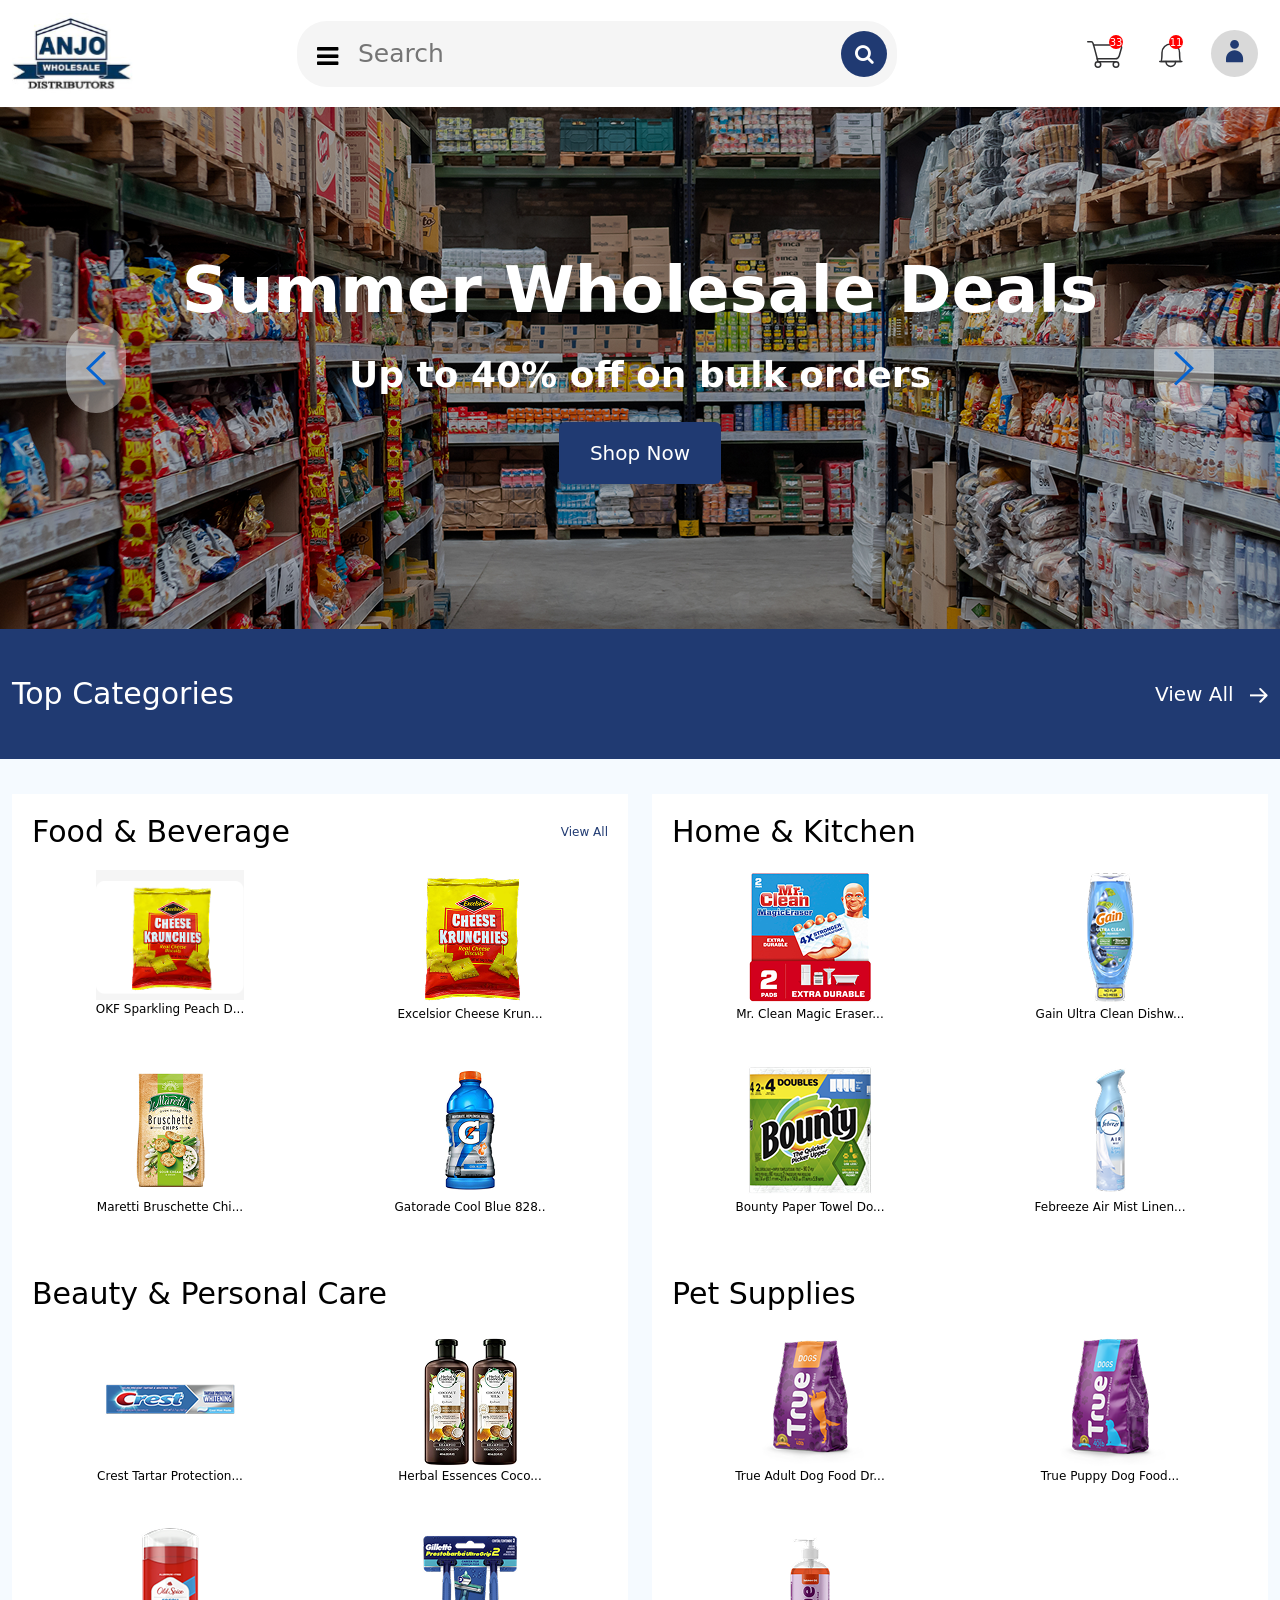
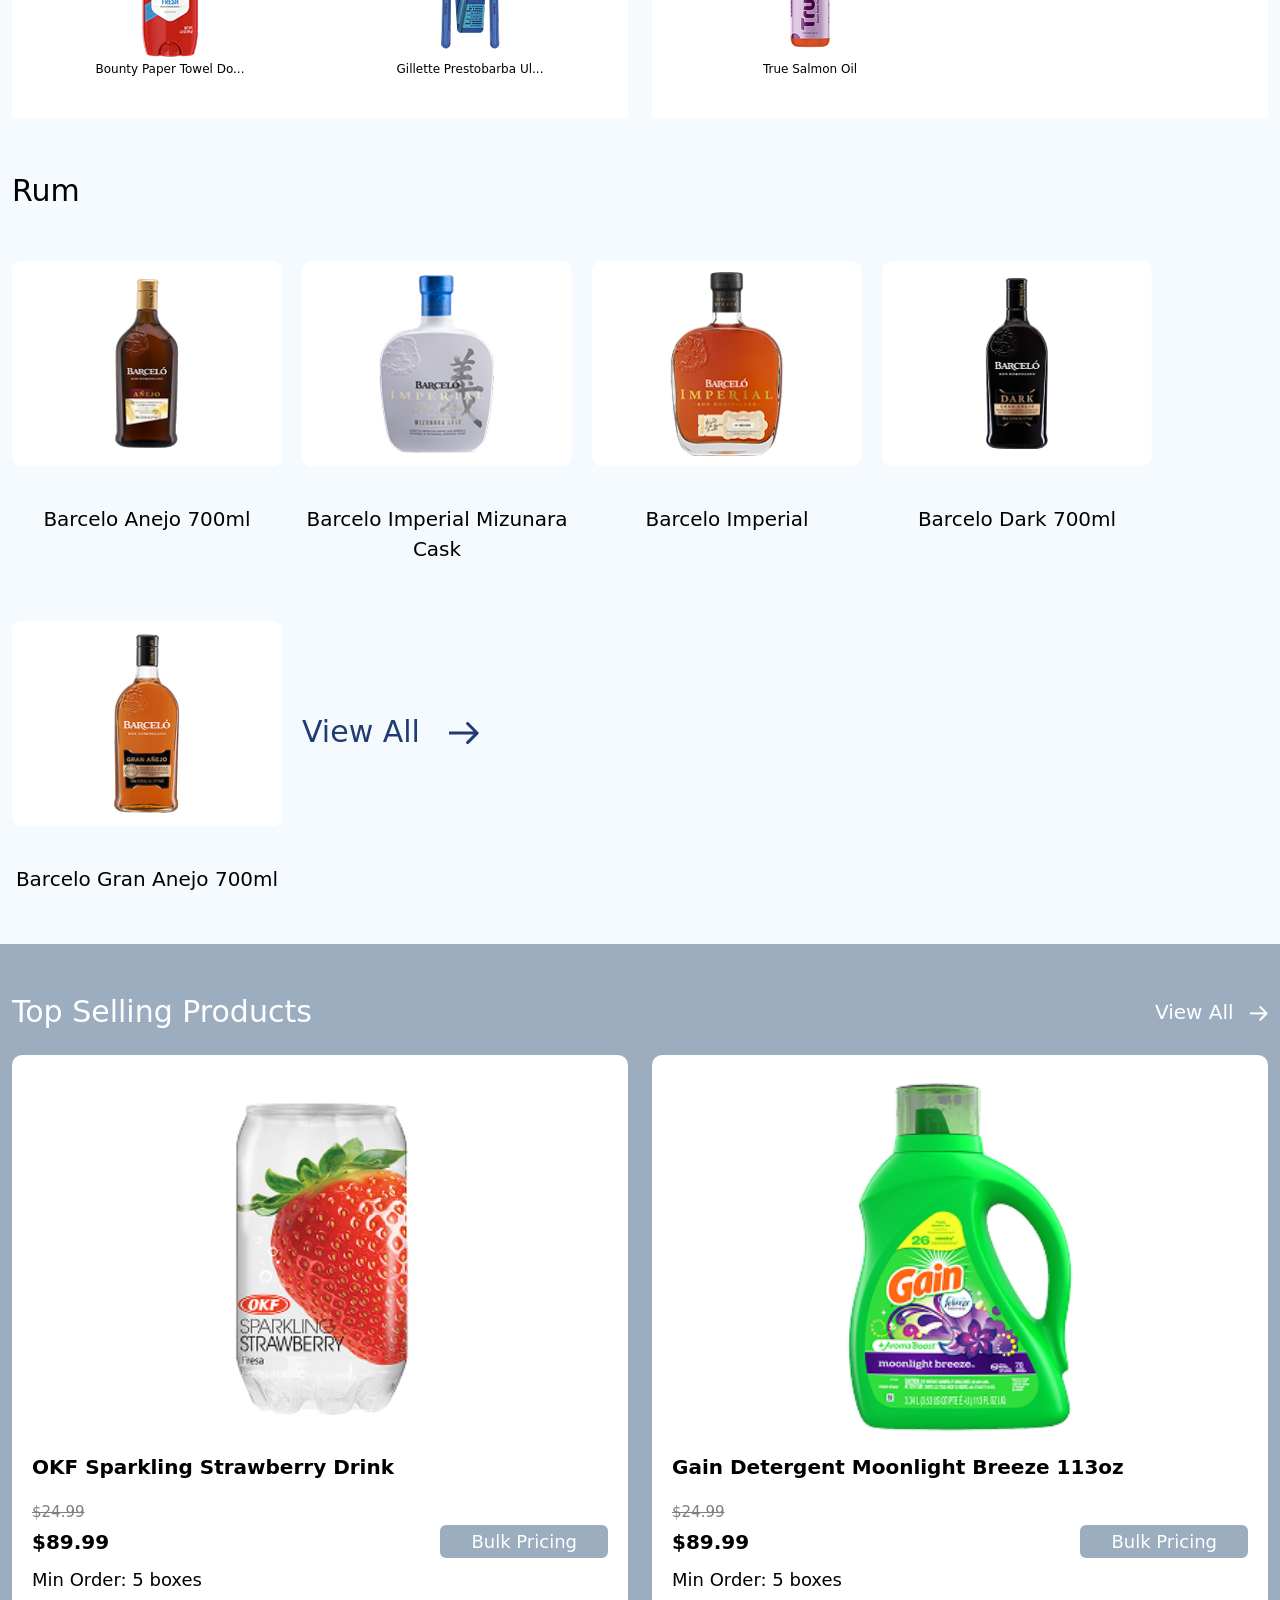
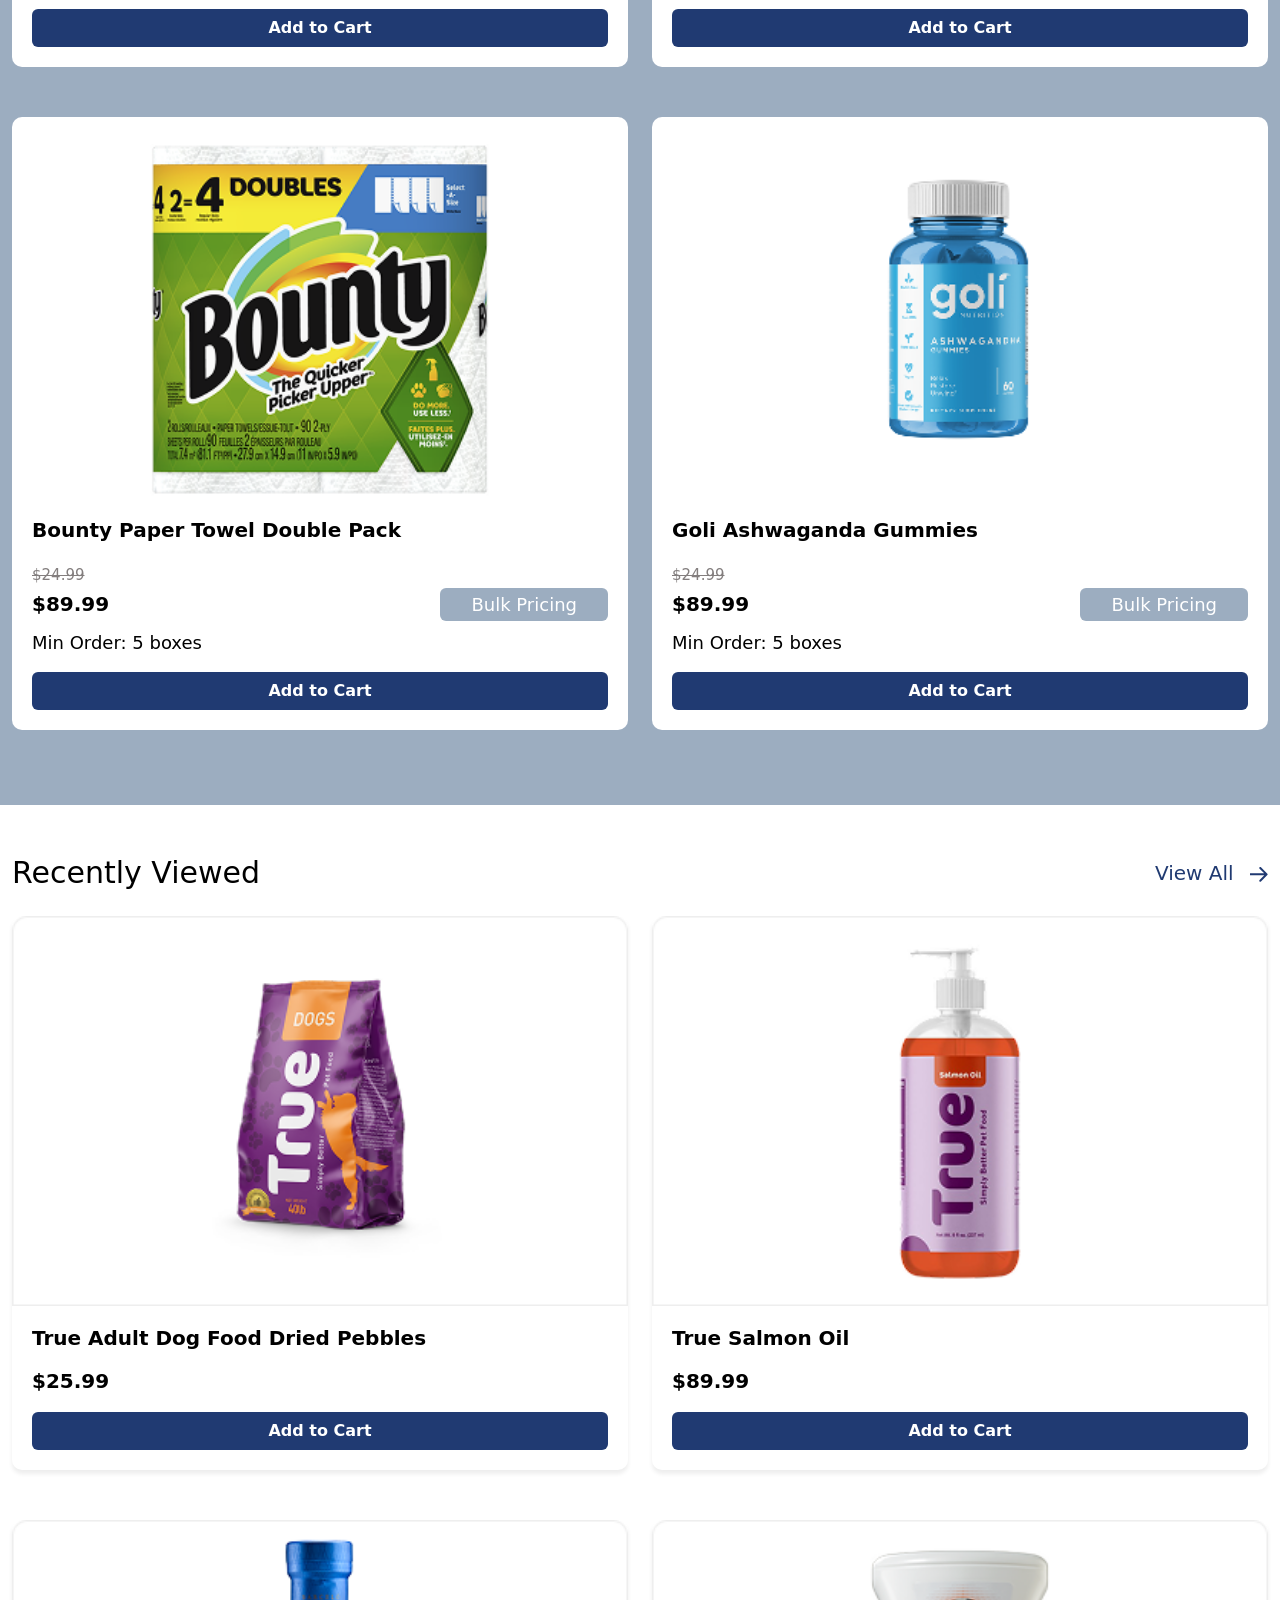
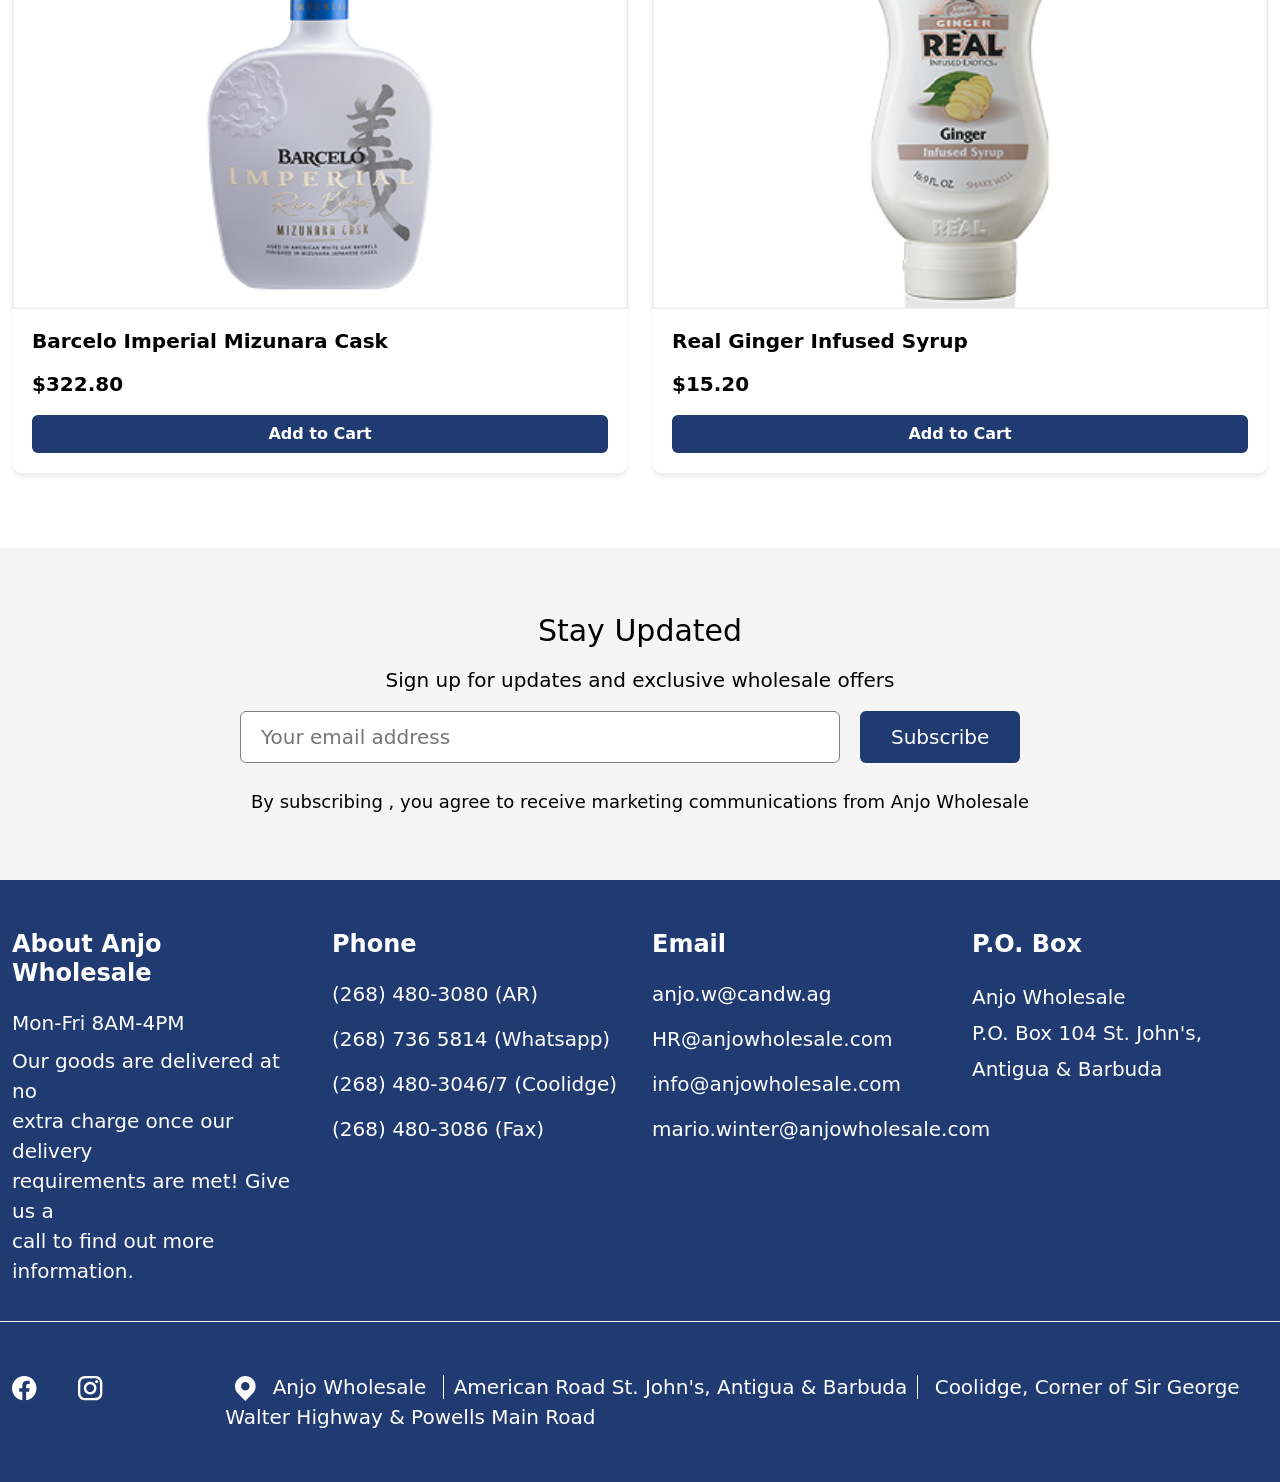
<file: public/front-theme/index.html>
<!DOCTYPE html>
<html lang="en">

<head>
    <meta charset="UTF-8">
    <meta name="viewport" content="width=device-width, initial-scale=1.0">
    <title>Anjo-Home</title>
    <link rel="stylesheet" href="css/boostrap-min.css">
    <link rel="stylesheet" href="https://cdn.jsdelivr.net/npm/bootstrap-icons@1.10.3/font/bootstrap-icons.css">
    <link rel="stylesheet" href="css/style.css">
    <link rel="stylesheet" href="https://cdnjs.cloudflare.com/ajax/libs/animate.css/4.1.1/animate.min.css">
    <link rel="stylesheet" href="https://cdnjs.cloudflare.com/ajax/libs/OwlCarousel2/2.1.6/assets/owl.carousel.min.css">
    <link rel="stylesheet" href="css/font-awesome.min.css">
    <link rel="stylesheet" href="css/responsive.css">
    <link rel="stylesheet" href="fonts/">
</head>

<body>
    <!-- header content Start-------------------------------------------->
    <header>
        <nav class="navbar navbar-expand-lg px-0 py-2">
            <div class="container">
                <!-- Logo -->
                <a class="navbar-brand" href="#">
                    <img src="images/aw-log.svg" class="h-8" alt="...">
                </a>
                <!-- Navbar toggle -->
                <button class="navbar-toggler" type="button" data-bs-toggle="collapse" data-bs-target="#navbarCollapse" aria-controls="navbarCollapse" aria-expanded="false" aria-label="Toggle navigation">
                    <span class="navbar-toggler-icon"></span>
                </button>
                <!-- Collapse -->
                <div class="collapse navbar-collapse" id="navbarCollapse">
                    <!-- Nav -->
                    <div class="navbar-nav mx-lg-auto head-middle">
                        <form action="" class="w-100">
                            <div class="header__srh-box">
                                <div class="srh-left">
                                    <i class="fa fa-bars" aria-hidden="true"></i>
                                    <input type="text" placeholder="Search">
                                </div>
                                <div class="srh-rgt">
                                    <i class="fa fa-search" aria-hidden="true"></i>
                                </div>
                            </div>
                       </form>
                    </div>
                    <!-- Right navigation -->
                    <div class="navbar-nav ms-lg-4">
                        <div class="navbar-nav mx-lg-auto">
                            <a class="nav-item nav-link cart" href="#">
                                <img src="images/cart.svg" alt="">
                                <span>33</span>
                            </a>
                            <a class="nav-item nav-link cart notification-clk" href="#">
                                <img src="images/notification.svg" alt="">
                                <span>11</span>
                            </a>
                            <a class="nav-item nav-link user-admn" href="">
                                <span>
                                    <img src="images/user-admin.svg" alt="">
                                </span>
                            </a>
                        </div>
                    </div>
                </div>
            </div>
        </nav>
        <div class="menu-account">
            <div class="container">
                <h3 class="h-24">Your Account</h3>
                <div class="act-switch">
                    <p>Switch Accounts</p>
                    <p>Sign Out</p>
                </div>
                <ul>
                    <li>
                        <a href="" class="btn">
                            <img src="images/menuicon-1.svg" alt="">
                            <span>Dashboard</span>
                        </a>
                    </li>
                    <li>
                        <a href="" class="btn">
                            <img src="images/menuicon-2.svg" alt="">
                            <span>Order History</span>
                        </a>
                    </li>
                    <li>
                        <a href="" class="btn">
                            <img src="images/menuicon-3.svg" alt="">
                            <span>Wishlist</span>
                        </a>
                    </li>
                    <li>
                        <a href="" class="btn">
                            <img src="images/menuicon-4.svg" alt="">
                            <span>Addresses</span>
                        </a>
                    </li>
                    <li>
                        <a href="" class="btn">
                            <img src="images/menuicon-5.svg" alt="">
                            <span>Profile Settings</span>
                        </a>
                    </li>
                    <li>
                        <a href="" class="btn">
                            <img src="images/menuicon-6.svg" alt="">
                            <span>Invoices</span>
                        </a>
                    </li>
                    <li>
                        <a href="" class="btn">
                            <img src="images/menuicon-7.svg" alt="">
                            <span>Payment Methods</span>
                        </a>
                    </li>
                    <li>
                        <a href="" class="btn">
                            <img src="images/menuicon-8.svg" alt="">
                            <span>Notifications</span>
                        </a>
                    </li>
                    <li>
                        <a href="" class="btn">
                            <img src="images/menuicon-9.svg" alt="">
                            <span>Logout</span>
                        </a>
                    </li>
                </ul>
            </div>
        </div>
        <div class="notification">
            <div class="notification-block">
                <h3 class="h-24">Notifications</h3>

                <ul class="nav nav-tabs" id="myTab" role="tablist">
                <li class="nav-item" role="presentation">
                    <button class="nav-link active" id="all-tab" data-bs-toggle="tab" data-bs-target="#all" type="button" role="tab">
                    All
                    </button>
                </li>
                <li class="nav-item" role="presentation">
                    <button class="nav-link" id="unread-tab" data-bs-toggle="tab" data-bs-target="#unread" type="button" role="tab">
                    Unread
                    </button>
                </li>
                </ul>

                <div class="tab-content" id="myTabContent">
                <!-- All Tab -->
                    <div class="tab-pane fade show active" id="all" role="tabpanel">
                        <ul class="notification-list">
                        <li class="notification-item">
                            <img src="images/nitficatio9m.svg" alt="">
                            <div>
                                <div class="notification-text">Your order has been processed.</div>
                                <div class="notification-time">5m</div>
                            </div>
                            <span class="notification-dot"></span>
                        </li>
                        <li class="notification-item">
                            <img src="images/nitficatio9m.svg" alt="">
                            <div>
                            <div class="notification-text">Your order shipped.</div>
                            <div class="notification-time">6d</div>
                            </div>
                        </li>
                        <li class="notification-item">
                            <img src="images/nitficatio9m.svg" alt="">
                            <div>
                            <div class="notification-text">Check out our Summer Sale</div>
                            <div class="notification-time">12d</div>
                            </div>
                        </li>
                        <li class="notification-item">
                            <img src="images/nitficatio9m.svg" alt="">
                            <div>
                                <div class="notification-text">20% off all OKF products!</div>
                                <div class="notification-time">5m</div>
                            </div>
                        </li>
                        </ul>
                    </div>

                    <!-- Unread Tab -->
                    <div class="tab-pane fade" id="unread" role="tabpanel">
                        <ul class="notification-list">
                        <li class="notification-item">
                            <img src="images/nitficatio9m.svg" alt="">
                            <div>
                                <div class="notification-text">Your order has been processed.</div>
                                <div class="notification-time">5m</div>
                            </div>
                            <span class="notification-dot"></span>
                        </li>
                        </ul>
                    </div>
                </div>
            </div>
        </div>
    </header>
    <div class="cart-panel" id="cartPanel">
        <div class="cart-content">
            <div class="cart-item">
                <h3>Subtotal</h3>
                <p class="inr-red">INR 116.45</p>
                <a href="" class="btn cart-btn d-block">Go to Cart</a>
            </div>
            <div class="border-cart">
                <div class="cart-product">
                    <img src="images/food-img4.png" alt="">
                    <p class="inr-blck">INR 116.45</p>
                </div>
                <div class="col-auto">
                    <div class="input-group quantity-group">
                    <button class="btn btn-outline-secondary btn-minus" type="button">−</button>
                    <input type="text" class="form-control text-center quantity-value" value="1" id="quantity" readonly="">
                    <button class="btn btn-outline-secondary btn-plus" type="button">+</button>
                    </div>
                </div>
            </div>
        </div>
    </div>
<!-- header content End-------------------------------------------->
   
<!-- hero Section Start -->
<section class="hero">
    <div class="hero-block">
        <div class="hero-box">
        <!-- change "carousel slide" to "carousel slide carousel-fade" -->
        <div id="carouselExampleControls" class="carousel slide carousel-fade" data-bs-ride="carousel">
            <div class="carousel-indicators">
                <button type="button" data-bs-target="#carouselExampleControls" data-bs-slide-to="0" class="active" aria-current="true" aria-label="Slide 1"></button>
                <button type="button" data-bs-target="#carouselExampleControls" data-bs-slide-to="1" aria-label="Slide 2"></button>
                <button type="button" data-bs-target="#carouselExampleControls" data-bs-slide-to="2" aria-label="Slide 3"></button>
            </div>
            <div class="carousel-inner">
                <div class="carousel-item active">
                    <div class="hero-caro firt-hr">
                        <img src="images/hero-img1.png" class="d-block w-100" alt="...">
                        <div class="hero-content">
                            <h2>Summer Wholesale Deals</h2>
                            <p>Up to 40% off on bulk orders</p>
                            <a href="" class="btn hero-btn">Shop Now</a>
                        </div>
                    </div>
                </div>

                <div class="carousel-item">
                    <div class="hero-caro">
                        <img src="images/hero-img2.png" class="d-block w-100" alt="...">
                        <div class="hero-car-2">
                            <div class="hero-content">
                            <div class="container">
                                <h2 class="care2">
                                <span class="spn-blue">Light, breathable,</span> <br>
                                <span class="spn-pink">better than ever!</span>
                                </h2>
                            </div>
                            </div>
                        </div>
                    </div>
                </div>

                <div class="carousel-item">
                    <div class="hero-caro">
                    <img src="images/hero-img3.png" class="d-block w-100" alt="...">
                        <div class="hero-car-3">
                            <div class="hero-content">
                            <div class="container">
                                <div class="row">
                                <div class="col-lg-5"></div>
                                <div class="col-xxl-7 col-xl-12 col-lg-12 col-md-12 ">
                                    <div class="box-care">
                                    <img src="images/hero-3logo.png" alt="">
                                    <h2>Intense, deep notes and <br>a unique character.</h2>
                                    <p><a href="">BACK IN STOCK!</a></p>
                                    </div>
                                </div>
                                </div>
                            </div>
                            </div>
                        </div>
                    </div>
                </div>
            </div>

            <!-- Controls -->
            <button class="carousel-control-prev" type="button" data-bs-target="#carouselExampleControls" data-bs-slide="prev">
            <span class="arrow-bg">
                <img src="images/arro-right.svg" alt="">
            </span>
            </button>
            <button class="carousel-control-next" type="button" data-bs-target="#carouselExampleControls" data-bs-slide="next">
            <span class="arrow-bg">
                <img src="images/arrow-left.svg" alt="">
            </span>
            </button>
        </div>
        </div>
        <div class="hero-bottom">
            <div class="container">
                <div class="hero-bttom-bx">
                    <div class="her-bx-left">
                        <h3>Top Categories</h3>
                    </div>
                    <div class="her-bx-right">
                        <a href="">
                            View All
                            <img src="images/right-arrow-view.png" alt="">
                        </a>
                    </div>
                </div>
            </div>
        </div>
    </div>
</section>
<!-- hero Section End -->
    
   
<!-- Food Content Start -->
<section class="food">
    <div class="food-block">
        <div class="food-bevrage">
            <div class="container">
                <div class="row">
                    <div class="col-lg-12 col-xl-6 col-xxl-3 col-md-12 col-sm-12">
                        <div class="food-box">
                            <h3 class="h-30">
                                <span>Food & Beverage</span>
                                <a href="">View All</a>
                            </h3>
                            <div class="row">
                                <div class="col-lg-6 col-xl-6 col-md-6 col-sm-6">
                                    <div class="f-inbx">
                                        <!-- <img src="images/food-img1.png" alt=""> -->
                                         <div class="hover-slider">
                                            <div class="products-grid" id="productsGrid">
                                               
                                            </div>
                                            <p class="slow-mn">OKF Sparkling Peach D...</p>
                                         </div>
                                        
                                    </div>
                                </div>
                                <div class="col-lg-6 col-xl-6 col-md-6 col-sm-6 ">
                                    <div class="f-inbx">
                                        <img src="images/food-img2.png" alt="">
                                        <p>Excelsior Cheese Krun...</p>
                                    </div>
                                </div>
                                <div class="col-lg-6 col-xl-6 col-md-6 col-sm-6 ">
                                    <div class="f-inbx">
                                        <img src="images/food-img3.png" alt="">
                                        <p>Maretti Bruschette Chi...</p>
                                    </div>
                                </div>
                                <div class="col-lg-6 col-xl-6 col-md-6 col-sm-6 ">
                                    <div class="f-inbx">
                                        <img src="images/food-img4.png" alt="">
                                        <p>Gatorade Cool Blue 828..</p>
                                    </div>
                                </div>
                            </div>
                        </div>
                    </div>
                    <div class="col-lg-12 col-xl-6 col-xxl-3 col-md-12 col-sm-12">
                        <div class="food-box">
                            <h3 class="h-30">Home & Kitchen</h3>
                            <div class="row">
                                <div class="col-lg-6 col-xl-6 col-md-6 col-sm-6 ">
                                    <div class="f-inbx">
                                        <img src="images/home-f1.png" alt="">
                                        <p>Mr. Clean Magic Eraser...</p>
                                    </div>
                                </div>
                                <div class="col-lg-6 col-xl-6 col-md-6 col-sm-6 ">
                                    <div class="f-inbx">
                                        <img src="images/home-f2.png" alt="">
                                        <p>Gain Ultra Clean Dishw...</p>
                                    </div>
                                </div>
                                <div class="col-lg-6 col-xl-6 col-md-6 col-sm-6 ">
                                    <div class="f-inbx">
                                        <img src="images/home-f3.png" alt="">
                                        <p>Bounty Paper Towel Do...</p>
                                    </div>
                                </div>
                                <div class="col-lg-6 col-xl-6 col-md-6 col-sm-6 ">
                                    <div class="f-inbx">
                                        <img src="images/home-f4.png" alt="">
                                        <p>Febreeze Air Mist Linen...</p>
                                    </div>
                                </div>
                            </div>
                        </div>
                    </div>
                    <div class="col-lg-12 col-xl-6 col-xxl-3 col-md-12 col-sm-12">
                        <div class="food-box">
                            <h3 class="h-30">Beauty & Personal Care</h3>
                            <div class="row">
                                <div class="col-lg-6 col-xl-6 col-md-6 col-sm-6 ">
                                    <div class="f-inbx">
                                        <img src="images/beuty-f1.png" alt="">
                                        <p>Crest Tartar Protection...</p>
                                    </div>
                                </div>
                                <div class="col-lg-6 col-xl-6 col-md-6 col-sm-6 ">
                                    <div class="f-inbx">
                                        <img src="images/beuty-f2.png" alt="">
                                        <p>Herbal Essences Coco...</p>
                                    </div>
                                </div>
                                <div class="col-lg-6 col-xl-6 col-md-6 col-sm-6 ">
                                    <div class="f-inbx">
                                        <img src="images/beuty-f3.png" alt="">
                                        <p>Bounty Paper Towel Do...</p>
                                    </div>
                                </div>
                                <div class="col-lg-6 col-xl-6 col-md-6 col-sm-6 ">
                                    <div class="f-inbx">
                                        <img src="images/beuty-f4.png" alt="">
                                        <p>Gillette Prestobarba Ul...</p>
                                    </div>
                                </div>
                            </div>
                        </div>
                    </div>
                    <div class="col-lg-12 col-xl-6 col-xxl-3 col-md-12 col-sm-12">
                        <div class="food-box">
                            <h3 class="h-30">Pet Supplies</h3>
                            <div class="row">
                                <div class="col-lg-6 col-xl-6 col-md-6 col-sm-6 ">
                                    <div class="f-inbx">
                                        <img src="images/pet-f1.png" alt="">
                                        <p>True Adult Dog Food Dr...</p>
                                    </div>
                                </div>
                                <div class="col-lg-6 col-xl-6 col-md-6 col-sm-6 ">
                                    <div class="f-inbx">
                                        <img src="images/pet-f2.png" alt="">
                                        <p>True Puppy Dog Food...</p>
                                    </div>
                                </div>
                                <div class="col-lg-6 col-xl-6 col-md-6 col-sm-6 ">
                                    <div class="f-inbx">
                                        <img src="images/pet-f3.png" alt="">
                                        <p>True Salmon Oil</p>
                                    </div>
                                </div>
                            </div>
                        </div>
                    </div>
                </div>
            </div>
        </div>
        <div class="food-rum">
            <div class="container">
                <h3 class="h-30">Rum</h3>
                <div class="rum-block">
                    <div class="rum-box">
                        <img src="images/rumf1.png" alt="">
                        <p class="p-12">Barcelo Anejo 700ml</p>
                    </div>
                    <div class="rum-box">
                        <img src="images/rumf2.png" alt="">
                        <p class="p-12">Barcelo Imperial Mizunara Cask</p>
                    </div>
                    <div class="rum-box">
                        <img src="images/rumf3.png" alt="">
                        <p class="p-12">Barcelo Imperial</p>
                    </div>
                    <div class="rum-box">
                        <img src="images/rumf4.png" alt="">
                        <p class="p-12">Barcelo Dark 700ml</p>
                    </div>
                    <div class="rum-box">
                        <img src="images/rumf5.png" alt="">
                        <p class="p-12">Barcelo Gran Anejo 700ml</p>
                    </div>
                    <div class="rum-box view-rm">
                        <a href="">
                            View All
                            <img src="images/arrow-blue-vew.png" alt="">
                        </a>
                    </div>
                </div>
            </div>
        </div>
    </div>
</section>
<!-- Food Content End -->

<!-- Seling-product Content Start -->
<section class="product-section">
    <div class="product-block pd-y50">
        <div class="container">
            <h2 class="h-30">
                Top Selling Products
                <a href="" class="view-white">
                    View All
                    <img src="images/view-all-white.png" alt="">
                </a>
            </h2>
            <div class="row">
                <div class="col-lg-6 col-xl-6 col-xxl-3 col-md-6 col-sm-6">
                    <div class="product-box">
                        <img src="images/product-1.png" class="w-100" alt="">
                        <h3 class="h-20 mt-3 mb-3">OKF Sparkling Strawberry Drink</h3>
                        <div class="price-bxm">
                            <span class="text-offer">$24.99</span>
                            <div class="bulk-div">
                                <span>$89.99</span>
                                <a href="" class="bulk-pr btn">Bulk Pricing</a>
                            </div>
                            <p class="p-18 mt-2 mb-3">Min Order: 5 boxes</p>
                        </div>



                        <!-- Wrap the button + cart replacement inside this wrapper -->
                        <div class="cart-toggle-wrapper">
                        <!-- Add to Cart button (can be <a> or <button>) -->
                            <a href="" class="btn cart-btn d-block" id="addToCartBtn">Add to Cart</a>

                            <!-- Replacement cart UI that appears after clicking Add to Cart -->
                            <div class="cart-home" aria-hidden="true">
                                <div class="cart-all-dtl">
                                    <div class="col-auto">
                                        <div class="input-group quantity-group">
                                        <button class="btn btn-outline-secondary btn-minus" type="button">−</button>
                                        <input type="text" class="form-control text-center quantity-value" value="1" id="quantity" readonly>
                                        <button class="btn btn-outline-secondary btn-plus" type="button">+</button>
                                        </div>
                                    </div>
                                    <div class="cart-pra">
                                        <p class="h-24 price-value">$89.99</p>
                                        <p class="p-18">Total</p>
                                    </div>
                                    <div class="cart-delete" role="button" title="Remove from cart">
                                        <img src="images/cart-delete.png" alt="Delete" class="cart-delete-img">
                                    </div>
                                </div>
                            </div>
                        </div>
                    </div>
                </div>
                <div class="col-lg-6 col-xl-6 col-xxl-3 col-md-6 col-sm-6">
                    <div class="product-box">
                        <img src="images/product-2.png" class="w-100" alt="">
                        <h3 class="h-20 mt-3 mb-3">Gain Detergent Moonlight Breeze 113oz</h3>
                        <div class="price-bxm">
                            <span class="text-offer">$24.99</span>
                            <div class="bulk-div">
                                <span>$89.99</span>
                                <a href="" class="bulk-pr btn">Bulk Pricing</a>
                            </div>
                            <p class="p-18 mt-2 mb-3">Min Order: 5 boxes</p>
                        </div>
                        <a href="" class="btn cart-btn d-block">Add to Cart</a>
                    </div>
                </div>
                <div class="col-lg-6 col-xl-6 col-xxl-3 col-md-6 col-sm-6">
                    <div class="product-box">
                        <img src="images/product-3.png" class="w-100" alt="">
                        <h3 class="h-20 mt-3 mb-3">Bounty Paper Towel Double Pack</h3>
                        <div class="price-bxm">
                            <span class="text-offer">$24.99</span>
                            <div class="bulk-div">
                                <span>$89.99</span>
                                <a href="" class="bulk-pr btn">Bulk Pricing</a>
                            </div>
                            <p class="p-18 mt-2 mb-3">Min Order: 5 boxes</p>
                        </div>
                        <a href="" class="btn cart-btn d-block">Add to Cart</a>
                    </div>
                </div>
                <div class="col-lg-6 col-xl-6 col-xxl-3 col-md-6 col-sm-6">
                    <div class="product-box">
                        <img src="images/product-4.png" class="w-100" alt="">
                        <h3 class="h-20 mt-3 mb-3">Goli Ashwaganda Gummies</h3>
                        <div class="price-bxm">
                            <span class="text-offer">$24.99</span>
                            <div class="bulk-div">
                                <span>$89.99</span>
                                <a href="" class="bulk-pr btn">Bulk Pricing</a>
                            </div>
                            <p class="p-18 mt-2 mb-3">Min Order: 5 boxes</p>
                        </div>
                        <a href="" class="btn cart-btn d-block">Add to Cart</a>
                    </div>
                </div>
            </div>
        </div>
    </div>
</section>
<!-- Seling-product Content End -->
<!-- Recent Section Start -->
<section class="recent-ml">
    <div class="recent-block pd-y50">
        <div class="container">
            <h2 class="h-30">
                Recently Viewed
                <a href="" class="view-black">
                    View All
                    <img src="images/view-blue-arrow.svg" alt="">
                </a>
            </h2>
            <div class="row">
                <div class="col-lg-6 col-xl-6 col-xxl-3 col-md-6 col-sm-6">
                    <div class="recent-box">
                        <img class="w-100" src="images/recent-p1.png" alt="">
                        <div class="rc-bx-in">
                            <h3 class="h-20 mb-3">True Adult Dog Food Dried Pebbles</h3>
                            <p class="pr-bold mb-3">$25.99</p>
                            <a href="" class="btn cart-btn d-block">Add to Cart</a>
                        </div>
                    </div>
                </div>
                <div class="col-lg-6 col-xl-6 col-xxl-3 col-md-6 col-sm-6">
                    <div class="recent-box">
                        <img class="w-100" src="images/recent-p2.png" alt="">
                        <div class="rc-bx-in">
                            <h3 class="h-20 mb-3">True Salmon Oil</h3>
                            <p class="pr-bold mb-3">$89.99</p>
                            <a href="" class="btn cart-btn d-block">Add to Cart</a>
                        </div>
                    </div>
                </div>
                <div class="col-lg-6 col-xl-6 col-xxl-3 col-md-6 col-sm-6">
                    <div class="recent-box">
                        <img class="w-100" src="images/recent-p3.png" alt="">
                        <div class="rc-bx-in">
                            <h3 class="h-20 mb-3">Barcelo Imperial Mizunara Cask</h3>
                            <p class="pr-bold mb-3">$322.80</p>
                            <a href="" class="btn cart-btn d-block">Add to Cart</a>
                        </div>
                    </div>
                </div>
                <div class="col-lg-6 col-xl-6 col-xxl-3 col-md-6 col-sm-6">
                    <div class="recent-box">
                        <img class="w-100" src="images/recent-p4.png" alt="">
                        <div class="rc-bx-in">
                            <h3 class="h-20 mb-3">Real Ginger Infused Syrup</h3>
                            <p class="pr-bold mb-3">$15.20</p>
                            <a href="" class="btn cart-btn d-block">Add to Cart</a>
                        </div>
                    </div>
                </div>
            </div>
        </div>
    </div>
</section>
<!-- Subscribe Section Start -->
<section class="sub-section">
    <div class="sub-block">
        <div class="container">
            <div class="sub-box text-center">
                <h2 class="h-30">Stay Updated</h2>
                <p class="p-20 py-3">Sign up for updates and exclusive wholesale offers</p>
                <div class="sub-serch-box">
                    <input type="text" placeholder="Your email address">
                    <button class="btn-sub btn">Subscribe</button>
                </div>
                <p class="p-18">By subscribing , you agree to receive marketing communications from Anjo Wholesale</p>
            </div>
        </div>
    </div>
</section>
<!-- Subscribe Section End -->
<!-- Recent Section End --> 




<footer>
    <div class="footer-top">
        <div class="container">
            <div class="row">
                <div class="col-lg-3 col-lg-6 col-xl-3 col-md-6 col-xxl-3">
                    <div class="footer-box">
                        <h3>About Anjo Wholesale</h3>
                        <p class="mt-2 mb-2">Mon-Fri 8AM-4PM</p>
                        <div class="ftr-whl">
                            <p>Our goods are delivered at no <br>  extra charge once our delivery <br> requirements are met! Give us a <br> call to find out more information.</p>
                        </div>
                    </div>
                </div>
                <div class="col-lg-3 col-lg-6 col-xl-3 col-md-6 col-xxl-3">
                    <div class="footer-box">
                        <h3>Phone</h3>
                        <div class="ftor-call">
                            <p>(268) 480-3080 (AR)</p>
                            <p>(268) 736 5814 (Whatsapp)</p>
                            <p>(268) 480-3046/7 (Coolidge)</p>
                            <p>(268) 480-3086 (Fax)</p>
                        </div>
                    </div>
                </div>
                <div class="col-lg-3 col-lg-6 col-xl-3 col-md-6 col-xxl-3">
                    <div class="footer-box">
                        <h3>Email</h3>
                        <ul class="ftr-ul">
                            <li><a href="">anjo.w@candw.ag</a></li>
                            <li><a href="">​HR@anjowholesale.com</a></li>
                            <li><a href="">info@anjowholesale.com</a></li>
                            <li><a href="">mario.winter@anjowholesale.com</a></li>
                        </ul>
                    </div>
                </div>
                <div class="col-lg- 3col-lg-6 col-xl-3 col-md-6 col-xxl-3">
                    <div class="footer-box">
                        <h3>P.O. Box</h3>
                        <div class="ftr-po">
                            Anjo Wholesale <br>
                            P.O. Box 104 St. John's, <br> Antigua & Barbuda
                        </div>
                    </div>
                </div>
            </div>
        </div>
    </div>
    <div class="footer-bottom">
        <div class="container">
            <div class="row">
                <div class="col-lg-3 col-md-4 col-sm-4 col-xl-2">
                    <div class="ftr-social">
                        <a href=""><img src="images/Facebook.svg" alt=""></a>
                        <a href=""><img src="images/Instagram.svg" alt=""></a>
                    </div>
                </div>
                <div class="col-lg-9 col-md-8 col-sm-8 col-xl-10">
                    <ul>
                        <li>
                            <img src="images/Subtract.svg" alt="">
                            Anjo Wholesale
                        </li>
                        <li>American Road St. John's, Antigua & Barbuda</li>
                        <li>Coolidge, Corner of Sir George Walter Highway & Powells Main Road</li>
                    </ul>
                </div>
            </div>
        </div>
    </div>
</footer>
    <script src="js/Jquery-min.js"></script>
    <script src="js/bootstrap-min.js"></script>
    <script src="https://cdnjs.cloudflare.com/ajax/libs/OwlCarousel2/2.3.4/owl.carousel.min.js"></script>
    
    </script>
    <script>
        const products = [
            {
             
                price: "$299",
                images: [
                    "images/food-img2.png",
                    "images/food-img3.png",
                    "images/food-img4.png",
                    "images/food-img4.png"
                ]
            },
           
        ];

        const productsGrid = document.getElementById('productsGrid');
        const slideshowIntervals = {};

        products.forEach((product, index) => {
            const productCard = document.createElement('div');
            productCard.className = 'product-card';
            productCard.dataset.productIndex = index;

            const imageContainer = document.createElement('div');
            imageContainer.className = 'product-image-container';

            product.images.forEach((imgSrc, imgIndex) => {
                const img = document.createElement('img');
                img.src = imgSrc;
                img.className = `product-image ${imgIndex === 0 ? 'active' : ''}`;
                img.alt = product.name;
                imageContainer.appendChild(img);
            });

            const indicatorContainer = document.createElement('div');
            indicatorContainer.className = 'image-indicator';
            product.images.forEach((_, imgIndex) => {
                const dot = document.createElement('div');
                dot.className = `indicator-dot ${imgIndex === 0 ? 'active' : ''}`;
                indicatorContainer.appendChild(dot);
            });
            imageContainer.appendChild(indicatorContainer);

            const productInfo = document.createElement('div');
            productInfo.className = 'product-info';
            productInfo.innerHTML = `
                
                <div class="wish-list">
                    <button class="btn">
                        <img src="images/menuicon-3.svg" alt="">
                        Wishlist
                    </button>
                </div>
            `;

            productCard.appendChild(imageContainer);
            productCard.appendChild(productInfo);
            productsGrid.appendChild(productCard);

            let currentImageIndex = 0;
            let hoverTimeout = null;

            productCard.addEventListener('mouseenter', () => {
                const images = imageContainer.querySelectorAll('.product-image');
                const dots = indicatorContainer.querySelectorAll('.indicator-dot');
                
                const changeImage = () => {
                    images[currentImageIndex].classList.remove('active');
                    dots[currentImageIndex].classList.remove('active');
                    
                    currentImageIndex = (currentImageIndex + 1) % images.length;
                    
                    images[currentImageIndex].classList.add('active');
                    dots[currentImageIndex].classList.add('active');
                };
                
                hoverTimeout = setTimeout(() => {
                    changeImage();
                    slideshowIntervals[index] = setInterval(changeImage, 1000); // 1s
                }, 400);
            });

            productCard.addEventListener('mouseleave', () => {
                clearTimeout(hoverTimeout);
                clearInterval(slideshowIntervals[index]);
                
                const images = imageContainer.querySelectorAll('.product-image');
                const dots = indicatorContainer.querySelectorAll('.indicator-dot');
                
                images[currentImageIndex].classList.remove('active');
                dots[currentImageIndex].classList.remove('active');
                
                currentImageIndex = 0;
                
                images[0].classList.add('active');
                dots[0].classList.add('active');
            });
        });
    </script>
  
    <script>
        document.addEventListener("DOMContentLoaded", function () {
            const userAdmin = document.querySelector(".user-admn");
            const menuAccount = document.querySelector(".menu-account");

            userAdmin.addEventListener("click", function (e) {
            e.preventDefault();
            menuAccount.classList.toggle("active");
            });

            // Optional: click outside to close
            document.addEventListener("click", function (e) {
                if (!menuAccount.contains(e.target) && !userAdmin.contains(e.target)) {
                    menuAccount.classList.remove("active");
                }
            });
        });
        


        document.querySelectorAll('.product-card').forEach(card => {
        const wishlist = card.querySelector('.wish-list');

        card.addEventListener('mouseenter', () => {
            wishlist.classList.add('show');
            setTimeout(() => wishlist.classList.add('animate'), 10);
        });

        card.addEventListener('mouseleave', () => {
            wishlist.classList.remove('animate');
            wishlist.addEventListener('transitionend', function handler() {
            wishlist.classList.remove('show');
            wishlist.removeEventListener('transitionend', handler);
            });
        });
        });
</script>

<script>
    document.addEventListener("DOMContentLoaded", function () {
        const userAdmin = document.querySelector(".notification-clk");
        const menuAccount = document.querySelector(".notification");

        userAdmin.addEventListener("click", function (e) {
        e.preventDefault();
        menuAccount.classList.toggle("active");
        });

        // Optional: click outside to close
        document.addEventListener("click", function (e) {
            if (!menuAccount.contains(e.target) && !userAdmin.contains(e.target)) {
                menuAccount.classList.remove("active");
            }
        });
    }); 
</script>
<script>
    document.addEventListener("DOMContentLoaded", () => {
        const addToCartBtns = document.querySelectorAll(".cart-btn"); // supports multiple Add to Cart buttons
        const cartPanel = document.getElementById("cartPanel");
        const closeCart = document.getElementById("closeCart");

        // Ensure initial state: panel not visible in layout
        if (!cartPanel.classList.contains('hidden') && !cartPanel.classList.contains('active')) {
            cartPanel.classList.add('hidden'); // start hidden (display:none)
        }

        // Show panel: remove .hidden, force reflow, then add .active to animate
        function showPanel() {
            cartPanel.classList.remove('hidden'); // make renderable
            // Force reflow so the browser sees the element before adding .active
            void cartPanel.offsetWidth;
            cartPanel.classList.add('active');
        }

        // Hide panel: remove .active to trigger transition, then add .hidden after transition ends
        function hidePanel() {
            // If already hidden, nothing to do
            if (cartPanel.classList.contains('hidden') || !cartPanel.classList.contains('active')) return;

            // Remove visible class -> triggers CSS transition
            cartPanel.classList.remove('active');

            // Listen for transitionend (only once) then hide from layout
            const onTransitionEnd = function (e) {
            // only react to transform (guard against nested children transitions)
            if (e.target === cartPanel && (e.propertyName === 'transform' || e.propertyName === 'opacity')) {
                cartPanel.classList.add('hidden'); // remove from layout after animation
                cartPanel.removeEventListener('transitionend', onTransitionEnd);
            }
            };
            cartPanel.addEventListener('transitionend', onTransitionEnd);
        }

        // Hook up Add to Cart buttons (supports more than one)
        addToCartBtns.forEach(btn => {
            btn.addEventListener('click', (e) => {
            e.preventDefault();
            showPanel();
            });
        });

        // Close button
        if (closeCart) {
            closeCart.addEventListener('click', (e) => {
            e.preventDefault();
            hidePanel();
            });
        }

        // Close on clicking outside the panel
        document.addEventListener('click', (e) => {
            if (cartPanel.classList.contains('hidden')) return;
            const clickedInside = cartPanel.contains(e.target);
            const clickedAddBtn = e.target.closest('.cart-btn');
            if (!clickedInside && !clickedAddBtn) {
            hidePanel();
            }
        });

        // Close on Escape key
        document.addEventListener('keydown', (e) => {
            if (e.key === 'Escape' && !cartPanel.classList.contains('hidden')) {
            hidePanel();
            }
        });
    });
</script>
<script>
document.addEventListener('DOMContentLoaded', () => {
  // Support multiple wrappers
  const wrappers = document.querySelectorAll('.cart-toggle-wrapper');

  wrappers.forEach(wrapper => {
    const addBtn = wrapper.querySelector('.cart-btn');
    const cartHome = wrapper.querySelector('.cart-home');
    const deleteBtn = wrapper.querySelector('.cart-delete');
    const btnPlus = wrapper.querySelector('.btn-plus');
    const btnMinus = wrapper.querySelector('.btn-minus');
    const qtyInput = wrapper.querySelector('.quantity-value');

    // Safety: if button or cartHome missing, skip
    if (!addBtn || !cartHome) return;

    // Prevent default navigation for anchor
    addBtn.addEventListener('click', (e) => {
      e.preventDefault();
      e.stopPropagation(); // stop document click handler from immediately closing
      // toggle active: show cart replacement
      wrapper.classList.add('active');
      cartHome.setAttribute('aria-hidden', 'false');
      // focus management (optional) — focus the plus button for keyboard users
      if (btnPlus) btnPlus.focus();
      // Add a short delay to allow outside-click listener to initialize safely
    });

    // Clicking the delete icon returns to Add button
    if (deleteBtn) {
      deleteBtn.addEventListener('click', (e) => {
        e.stopPropagation();
        wrapper.classList.remove('active');
        cartHome.setAttribute('aria-hidden', 'true');
      });
    }

    // Click outside -> revert
    document.addEventListener('click', (e) => {
      // if wrapper is not active, nothing to do
      if (!wrapper.classList.contains('active')) return;

      // if the click is inside the wrapper, ignore
      if (wrapper.contains(e.target)) return;

      // else hide the cart-home and show the button again
      wrapper.classList.remove('active');
      cartHome.setAttribute('aria-hidden', 'true');
    });

    // Support Escape key to close when active
    document.addEventListener('keydown', (e) => {
      if (e.key === 'Escape' && wrapper.classList.contains('active')) {
        wrapper.classList.remove('active');
        cartHome.setAttribute('aria-hidden', 'true');
      }
    });

    // Quantity buttons (increment / decrement)
    if (btnPlus && btnMinus && qtyInput) {
      btnPlus.addEventListener('click', (e) => {
        e.stopPropagation();
        let v = parseInt(qtyInput.value || '1', 10);
        if (isNaN(v)) v = 1;
        qtyInput.value = v + 1;
      });

      btnMinus.addEventListener('click', (e) => {
        e.stopPropagation();
        let v = parseInt(qtyInput.value || '1', 10);
        if (isNaN(v)) v = 1;
        if (v > 1) qtyInput.value = v - 1;
      });
    }
  });
});
</script>


</body>

</html>
</file>
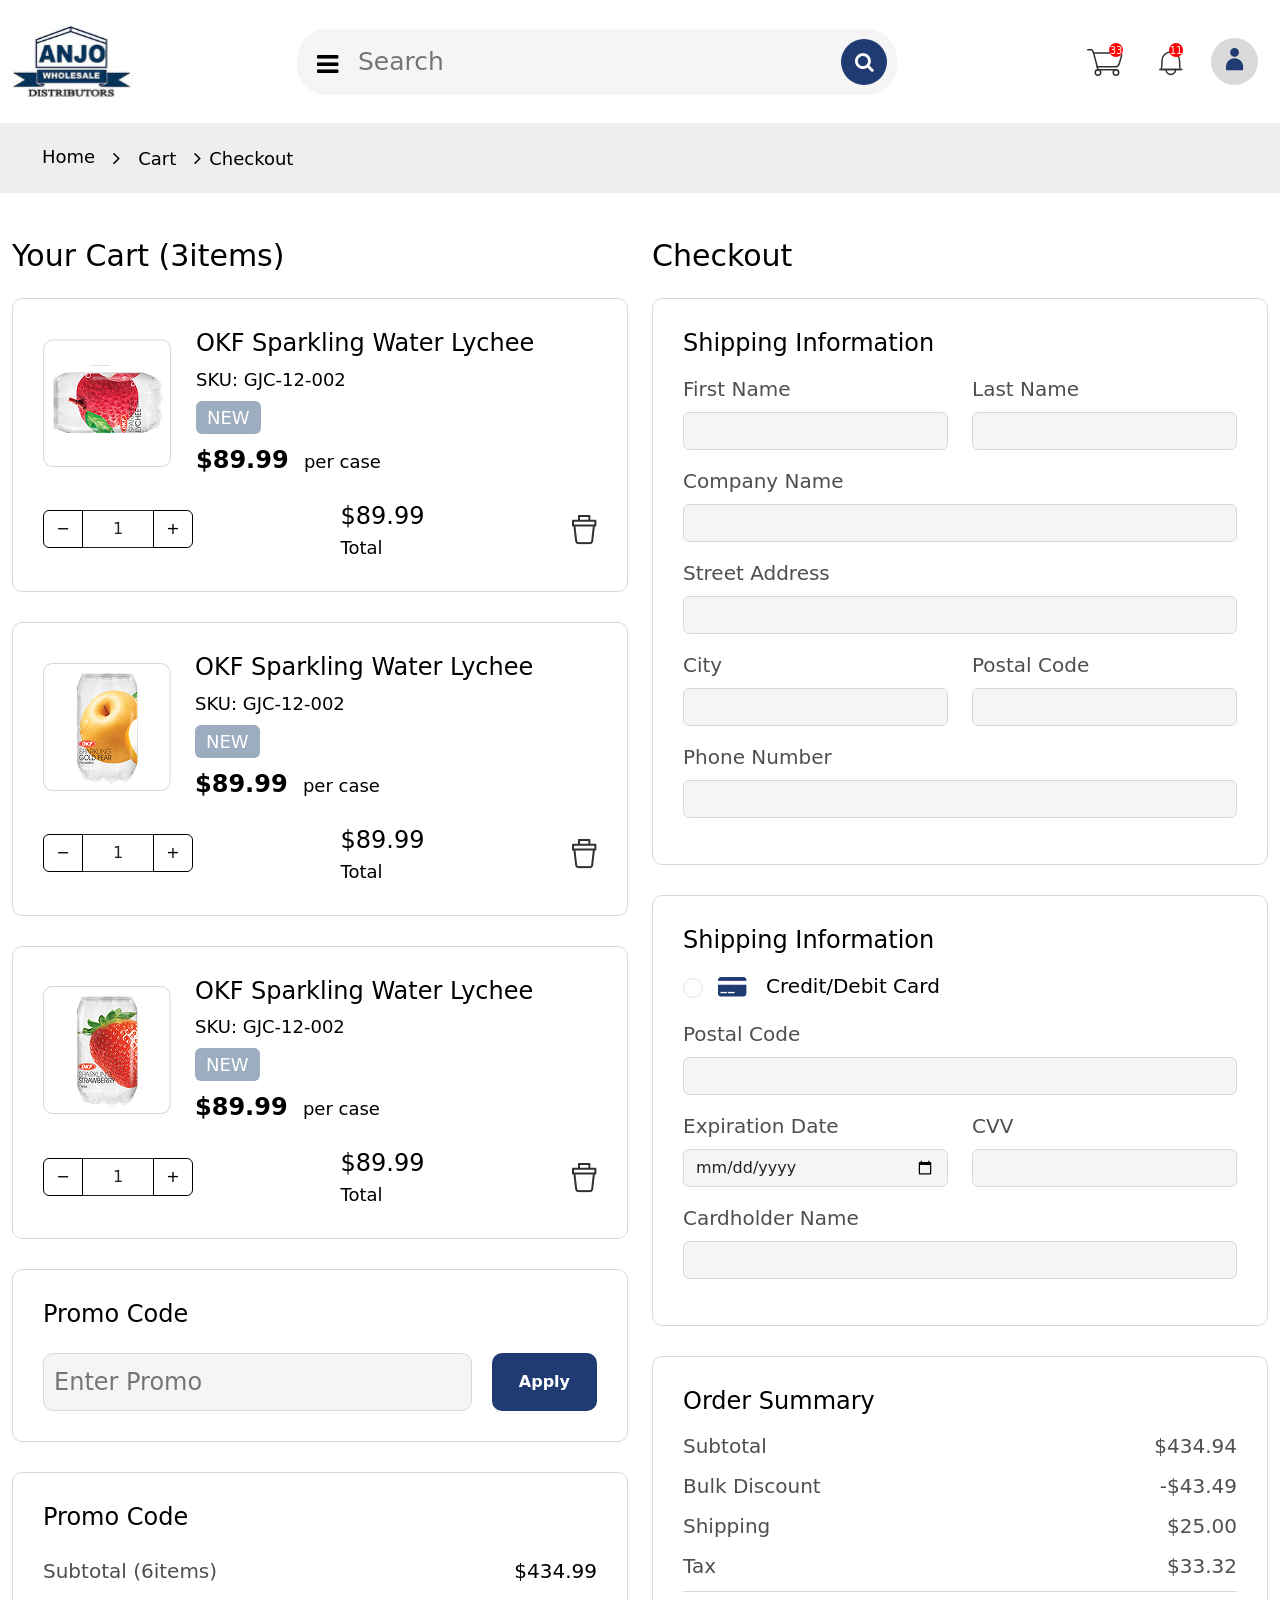
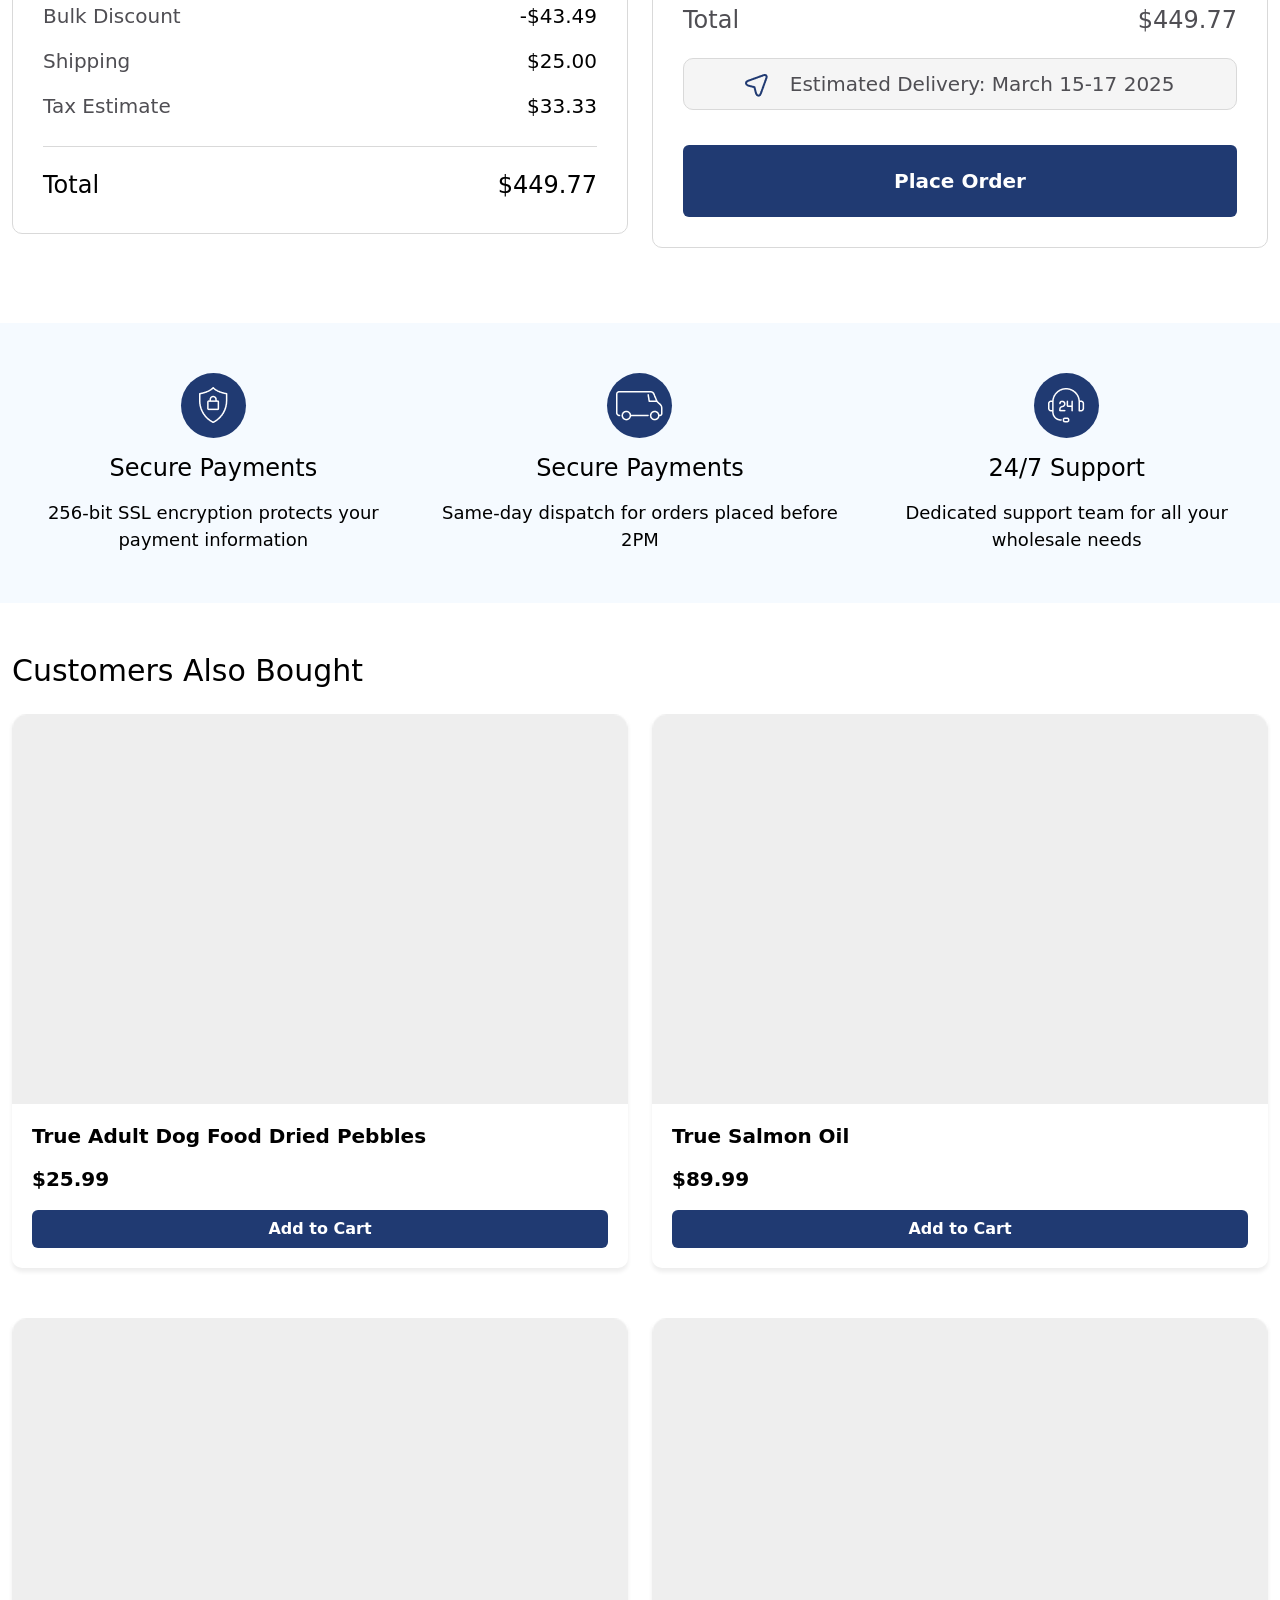
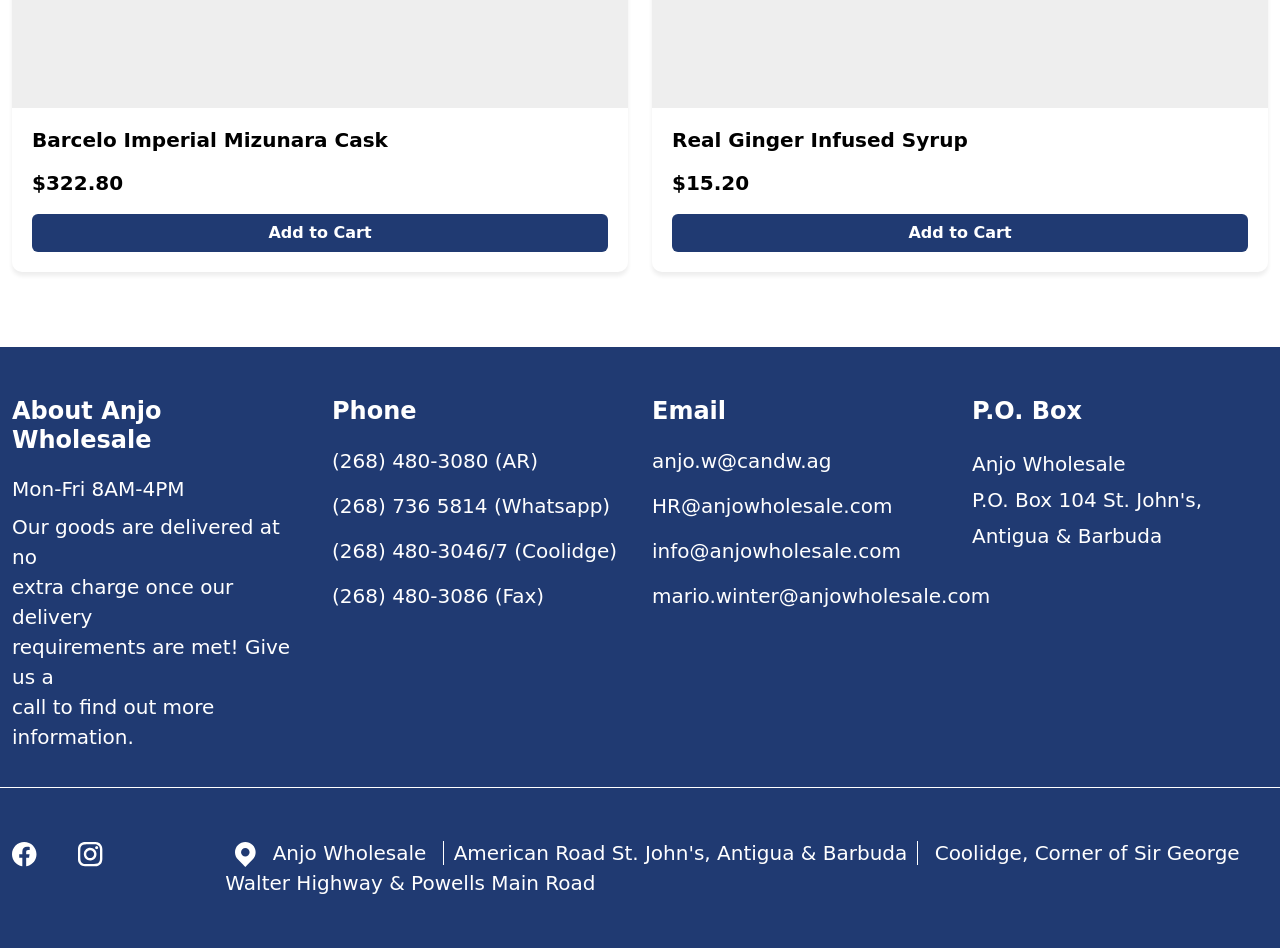
<file: public/front-theme/cart.html>
<!DOCTYPE html>
<html lang="en">

<head>
    <meta charset="UTF-8">
    <meta name="viewport" content="width=device-width, initial-scale=1.0">
    <title>Anjo-Cart</title>
    <link rel="stylesheet" href="css/boostrap-min.css">
    <link rel="stylesheet" href="https://cdn.jsdelivr.net/npm/bootstrap-icons@1.10.3/font/bootstrap-icons.css">
    <link rel="stylesheet" href="https://cdn.jsdelivr.net/npm/swiper@11/swiper-bundle.min.css"/>
    <link rel="stylesheet" href="css/style.css">
    <link rel="stylesheet" href="css/font-awesome.min.css">
    <link rel="stylesheet" href="css/responsive.css">
    <link rel="stylesheet" href="fonts/">
</head>

<body>
<!-- header content Start-------------------------------------------->
    <header>
        <nav class="navbar navbar-expand-lg px-0 py-3">
            <div class="container">
                <!-- Logo -->
                <a class="navbar-brand" href="#">
                    <img src="images/aw-log.svg" class="h-8" alt="...">
                </a>
                <!-- Navbar toggle -->
                <button class="navbar-toggler" type="button" data-bs-toggle="collapse" data-bs-target="#navbarCollapse" aria-controls="navbarCollapse" aria-expanded="false" aria-label="Toggle navigation">
                    <span class="navbar-toggler-icon"></span>
                </button>
                <!-- Collapse -->
                <div class="collapse navbar-collapse" id="navbarCollapse">
                    <!-- Nav -->
                    <div class="navbar-nav mx-lg-auto head-middle">
                        <form action="" class="w-100">
                            <div class="header__srh-box">
                                <div class="srh-left">
                                    <i class="fa fa-bars" aria-hidden="true"></i>
                                    <input type="text" placeholder="Search">
                                </div>
                                <div class="srh-rgt">
                                    <i class="fa fa-search" aria-hidden="true"></i>
                                </div>
                            </div>
                       </form>
                    </div>
                    <!-- Right navigation -->
                    <div class="navbar-nav ms-lg-4">
                        <div class="navbar-nav mx-lg-auto">
                            <a class="nav-item nav-link cart" href="#">
                                <img src="images/cart.svg" alt="">
                                <span>33</span>
                            </a>
                            <a class="nav-item nav-link cart" href="#">
                                <img src="images/notification.svg" alt="">
                                <span>11</span>
                            </a>
                            <a class="nav-item nav-link user-admn" href="">
                                <span>
                                    <img src="images/user-admin.svg" alt="">
                                </span>
                            </a>
                        </div>
                    </div>
                </div>
            </div>
        </nav>
    </header>
    
<!-- header content End-------------------------------------------->
   
<!-- beadcrum Section Start -->
<section>
    <div class="bred-pro">
        <div class="container">
            <div class="breadcrumb-container">
                <ol class="breadcrumb">
                    <li><a href="#">Home</a></li>
                    <li><a href="#">Cart</a></li>
                    <li class="active">Checkout</li>
                </ol>
            </div>
        </div>
    </div>
</section>
<!-- beadcrum Section End -->
<!-- MAin-section Content Start -->
<section class="cart-mian">
    <div class="car-block ">
        <div class="container">
            <div class="row">
                <div class="col-lg-6 col-xl-6 col-xxl-8 col-md-12">
                    <div class="c-left-block">
                        <h2 class="h-30 mb-4">Your Cart (3items)</h2>
                        <div class="c-left-top">
                            <div class="c-lft-box bdr-clr">
                                <div class="row align-items-center">
                                    <div class="col-lg-12 col-xl-12 col-xxl-8 col-md-6">
                                        <div class="d-flex gap-4 align-items-center">
                                            <div class="crt-img">
                                                <img src="images/cart-1.png" class="w-100" alt="">
                                            </div>
                                            <div class="cart-details">
                                                <h3 class="h-24 mb-2">OKF Sparkling Water Lychee</h3>
                                                <p class="p-18 mb-2">SKU: GJC-12-002</p>
                                                <a href="" class="bulk-pr btn">NEW</a>
                                                <p class="h-24 mt-2"><b>$89.99</b> &nbsp;<span class="p-18">per case</span></p>
                                            </div>
                                        </div>
                                    </div>
                                    <div class="col-lg-12 col-xl-12 col-xxl-4 col-md-6">
                                        <div class="cart-all-dtl">
                                            <div class="col-auto">
                                                <div class="input-group quantity-group">
                                                    <button class="btn btn-outline-secondary btn-minus" type="button">−</button>
                                                    <input type="text" class="form-control text-center" value="1" id="quantity" readonly="">
                                                    <button class="btn btn-outline-secondary btn-plus" type="button">+</button>
                                                </div>
                                            </div>
                                            <div class="cart-pra">
                                                <p class="h-24">$89.99</p>
                                                <p class="p-18">Total</p>
                                            </div>
                                            <div class="cart-delete">
                                                <img src="images/cart-delete.png" alt="">
                                            </div>
                                        </div>
                                    </div>
                                </div>
                            </div>
                            <div class="c-lft-box bdr-clr">
                                <div class="row align-items-center">
                                    <div class="col-lg-12 col-xl-12 col-xxl-8 col-md-6">
                                        <div class="d-flex gap-4 align-items-center">
                                            <div class="crt-img">
                                                <img src="images/cart-2.png" class="w-100" alt="">
                                            </div>
                                            <div class="cart-details">
                                                <h3 class="h-24 mb-2">OKF Sparkling Water Lychee</h3>
                                                <p class="p-18 mb-2">SKU: GJC-12-002</p>
                                                <a href="" class="bulk-pr btn">NEW</a>
                                                <p class="h-24 mt-2"><b>$89.99</b> &nbsp;<span class="p-18">per case</span></p>
                                            </div>
                                        </div>
                                    </div>
                                    <div class="col-lg-12 col-xl-12 col-xxl-4 col-md-6">
                                        <div class="cart-all-dtl">
                                            <div class="col-auto">
                                                <div class="input-group quantity-group">
                                                    <button class="btn btn-outline-secondary btn-minus" type="button">−</button>
                                                    <input type="text" class="form-control text-center" value="1" id="quantity" readonly="">
                                                    <button class="btn btn-outline-secondary btn-plus" type="button">+</button>
                                                </div>
                                            </div>
                                            <div class="cart-pra">
                                                <p class="h-24">$89.99</p>
                                                <p class="p-18">Total</p>
                                            </div>
                                            <div class="cart-delete">
                                                <img src="images/cart-delete.png" alt="">
                                            </div>
                                        </div>
                                    </div>
                                </div>
                            </div>
                            <div class="c-lft-box bdr-clr">
                                <div class="row align-items-center">
                                    <div class="col-lg-12 col-xl-12 col-xxl-8 col-md-6">
                                        <div class="d-flex gap-4 align-items-center">
                                            <div class="crt-img">
                                                <img src="images/cart-3.png" class="w-100" alt="">
                                            </div>
                                            <div class="cart-details">
                                                <h3 class="h-24 mb-2">OKF Sparkling Water Lychee</h3>
                                                <p class="p-18 mb-2">SKU: GJC-12-002</p>
                                                <a href="" class="bulk-pr btn">NEW</a>
                                                <p class="h-24 mt-2"><b>$89.99</b> &nbsp;<span class="p-18">per case</span></p>
                                            </div>
                                        </div>
                                    </div>
                                    <div class="col-lg-12 col-xl-12 col-xxl-4 col-md-6">
                                        <div class="cart-all-dtl">
                                            <div class="col-auto">
                                                <div class="input-group quantity-group">
                                                    <button class="btn btn-outline-secondary btn-minus" type="button">−</button>
                                                    <input type="text" class="form-control text-center" value="1" id="quantity" readonly="">
                                                    <button class="btn btn-outline-secondary btn-plus" type="button">+</button>
                                                </div>
                                            </div>
                                            <div class="cart-pra">
                                                <p class="h-24">$89.99</p>
                                                <p class="p-18">Total</p>
                                            </div>
                                            <div class="cart-delete">
                                                <img src="images/cart-delete.png" alt="">
                                            </div>
                                        </div>
                                    </div>
                                </div>
                            </div>
                        </div>
                        <div class="crt-middle bdr-clr crt-pading mt-30">
                            <h3 class="h-24 mb-4">Promo Code</h3>
                            <div class="promo-code">
                                <input type="text" placeholder="Enter Promo">
                                <button class="btn blue-btnm">Apply</button>
                            </div>
                        </div>
                        <div class="cart-summery bdr-clr crt-pading mt-30">
                            <h3 class="h-24 mb-4">Promo Code</h3>
                            <ul>
                                <li>
                                    <span>Subtotal (6items)</span>
                                    <span>$434.99</span>
                                </li>
                                <li>
                                    <span>Bulk Discount</span>
                                    <span>-$43.49</span>
                                </li>
                                <li>
                                    <span>Shipping</span>
                                    <span>$25.00</span>
                                </li>
                                <li>
                                    <span>Tax Estimate</span>
                                    <span>$33.33</span>
                                </li>
                            </ul>
                            <div class="crt-total d-flex justify-content-between gap-2">
                                <p class="h-24">Total</p>
                                <p class="h-24">$449.77</p>
                            </div>
                        </div>
                    </div>
                </div>
                <div class="col-lg-6 col-xl-6 col-xxl-4 col-md-12">
                    <div class="c-right-block">
                        <h2 class="h-30 mb-4">Checkout</h2>
                        <form action="">
                            <div class="shopping-text bdr-clr crt-pading mt-30">
                                <h3 class="h-24 mb-3">Shipping Information</h3>
                                <div class="row mb-3">
                                    <div class="col-lg-6 col-md-6 col-sm-6">
                                        <label for="exampleInputEmail1" class="form-label">First Name</label>
                                        <input type="text" class="form-control fm-inpt" id="exampleInputEmail1" aria-describedby="fname">
                                    </div>
                                     <div class="col-lg-6 col-md-6 col-sm-6">
                                        <label for="exampleInputEmail1" class="form-label">Last Name</label>
                                        <input type="text" class="form-control fm-inpt" id="exampleInputEmail1" aria-describedby="lname">
                                    </div>
                                </div>
                                <div class="row mb-3">
                                    <div class="col-lg-12">
                                        <label for="exampleInputEmail1" class="form-label">Company Name</label>
                                        <input type="text" class="form-control fm-inpt" id="exampleInputEmail1" aria-describedby="fname">
                                    </div>                                    
                                </div>
                                <div class="row mb-3">
                                    <div class="col-lg-12">
                                        <label for="exampleInputEmail1" class="form-label">Street Address</label>
                                        <input type="text" class="form-control fm-inpt" id="exampleInputEmail1" aria-describedby="fname">
                                    </div>                                    
                                </div>
                                <div class="row mb-3">
                                    <div class="col-lg-6 col-md-6 col-sm-6">
                                        <label for="exampleInputEmail1" class="form-label">City</label>
                                        <input type="text" class="form-control fm-inpt" id="exampleInputEmail1" aria-describedby="fname">
                                    </div>
                                    <div class="col-lg-6 col-md-6 col-sm-6">
                                        <label for="exampleInputEmail1" class="form-label">Postal Code</label>
                                        <input type="number" class="form-control fm-inpt" id="exampleInputEmail1" aria-describedby="lname">
                                    </div>
                                </div>
                                <div class="row mb-3">
                                    <div class="col-lg-12">
                                        <label for="exampleInputEmail1" class="form-label">Phone Number</label>
                                        <input type="number" class="form-control fm-inpt" id="exampleInputEmail1" aria-describedby="fname">
                                    </div>                                    
                                </div>
                            </div>
                            <div class="shop-info bdr-clr crt-pading mt-30">
                                <h3 class="h-24 mb-3">Shipping Information</h3>
                                <div class="row mb-3">
                                    <div class="col-lg-12">
                                        <div class="form-check">
                                            <input class="form-check-input" type="radio" name="flexRadioDefault" id="flexRadioDefault1">
                                            <label class="form-check-label" for="flexRadioDefault1">
                                               <img src="images/credit.png" alt=""> &nbsp; Credit/Debit Card
                                            </label>
                                        </div>
                                    </div>
                                </div>
                                <div class="row mb-3">
                                    <div class="col-lg-12">
                                        <label for="exampleInputEmail1" class="form-label">Postal Code</label>
                                        <input type="number" class="form-control fm-inpt" id="exampleInputEmail1" aria-describedby="lname">
                                    </div>
                                </div>
                                <div class="row mb-3">
                                    <div class="col-lg-6">
                                        <label for="exampleInputEmail1" class="form-label">Expiration Date</label>
                                        <input type="date" class="form-control fm-inpt" id="exampleInputEmail1" aria-describedby="fname">
                                    </div>
                                     <div class="col-lg-6">
                                        <label for="exampleInputEmail1" class="form-label">CVV</label>
                                        <input type="number" class="form-control fm-inpt" id="exampleInputEmail1" aria-describedby="lname">
                                    </div>
                                </div>
                                <div class="row mb-3">
                                    <div class="col-lg-12">
                                        <label for="exampleInputEmail1" class="form-label">Cardholder Name</label>
                                        <input type="text" class="form-control fm-inpt" id="exampleInputEmail1" aria-describedby="fname">
                                    </div>                                    
                                </div>
                            </div>
                            <div class="order-summry bdr-clr crt-pading mt-30">
                                <h3 class="h-24 mb-3">Order Summary</h3>
                                <ul>
                                    <li>
                                        <span>Subtotal</span>
                                        <span>$434.94</span>
                                    </li>
                                    <li>
                                        <span>Bulk Discount</span>
                                        <span>-$43.49</span>
                                    </li>
                                    <li>
                                        <span>Shipping</span>
                                        <span>$25.00</span>
                                    </li>
                                    <li>
                                        <span>Tax</span>
                                        <span>$33.32</span>
                                    </li>
                                </ul>
                                <div class="crt-total d-flex justify-content-between gap-2">
                                    <p class="h-24">Total</p>
                                    <p class="h-24">$449.77</p>
                                </div>
                                <div class="crt-estimate">
                                    <img src="images/location.png" alt="">
                                    Estimated Delivery: <span> March 15-17 2025</span>
                                </div>
                                <div class="crt-place">
                                    <a href="" class="btn cart-btn d-block">Place Order</a>
                                </div>
                            </div>
                        </form>
                    </div>
                </div>
            </div>
        </div>
    </div>
</section>

<!-- MAin-section Content Start -->
   
<!-- Service Content Start -->
<section class="service">
    <div class="service-block bg-sky">
        <div class="container">
            <div class="row">
                <div class="col-lg-4 col-xl-4  col-md-4 col-sm-4">
                    <div class="round-png">
                        <img src="images/service-img1.png" alt="">
                    </div>
                    <h2 class="h-24 my-3">Secure Payments</h2>
                    <p class="p-18">256-bit SSL encryption protects your <br> payment information</p>
                </div>
                <div class="col-lg-4 col-xl-4  col-md-4 col-sm-4">
                    <div class="round-png">
                        <img src="images/service-img2.png" alt="">
                    </div>
                    <h2 class="h-24 my-3">Secure Payments</h2>
                    <p class="p-18">Same-day dispatch for orders placed before <br> 2PM</p>
                </div>
                <div class="col-lg-4 col-xl-4  col-md-4 col-sm-4">
                    <div class="round-png">
                        <img src="images/service-img3.png" alt="">
                    </div>
                    <h2 class="h-24 my-3">24/7 Support</h2>
                    <p class="p-18">Dedicated support team for all your <br> wholesale needs</p>
                </div>
            </div>
        </div>
    </div>
</section>

<!-- Service Content End -->


<!-- Custonmer Content Start -->

<!-- Custonmer Content End -->

<!-- Recent Content Start -->

<section class="recent-ml cart-customer">
    <div class="recent-block pd-y50">
        <div class="container">
            <h2 class="h-30">
                Customers Also Bought
            </h2>
            <div class="row">
                <div class="col-lg-6 col-xl-6 col-xxl-3 col-md-6 col-sm-6">
                    <div class="recent-box">
                        <img class="w-100" src="images/cart-cus.png" alt="">
                        <div class="rc-bx-in">
                            <h3 class="h-20 mb-3">True Adult Dog Food Dried Pebbles</h3>
                            <p class="pr-bold mb-3">$25.99</p>
                            <a href="" class="btn cart-btn d-block">Add to Cart</a>
                        </div>
                    </div>
                </div>
                <div class="col-lg-6 col-xl-6 col-xxl-3 col-md-6 col-sm-6">
                    <div class="recent-box">
                        <img class="w-100" src="images/cart-cus.png" alt="">
                        <div class="rc-bx-in">
                            <h3 class="h-20 mb-3">True Salmon Oil</h3>
                            <p class="pr-bold mb-3">$89.99</p>
                            <a href="" class="btn cart-btn d-block">Add to Cart</a>
                        </div>
                    </div>
                </div>
                <div class="col-lg-6 col-xl-6 col-xxl-3 col-md-6 col-sm-6">
                    <div class="recent-box">
                        <img class="w-100" src="images/cart-cus.png" alt="">
                        <div class="rc-bx-in">
                            <h3 class="h-20 mb-3">Barcelo Imperial Mizunara Cask</h3>
                            <p class="pr-bold mb-3">$322.80</p>
                            <a href="" class="btn cart-btn d-block">Add to Cart</a>
                        </div>
                    </div>
                </div>
                <div class="col-lg-6 col-xl-6 col-xxl-3 col-md-6 col-sm-6">
                    <div class="recent-box">
                        <img class="w-100" src="images/cart-cus.png" alt="">
                        <div class="rc-bx-in">
                            <h3 class="h-20 mb-3">Real Ginger Infused Syrup</h3>
                            <p class="pr-bold mb-3">$15.20</p>
                            <a href="" class="btn cart-btn d-block">Add to Cart</a>
                        </div>
                    </div>
                </div>
            </div>
        </div>
    </div>
</section>

<!-- Recent Content Start -->






    <footer>
        <div class="footer-top">
            <div class="container">
                <div class="row">
                    <div class="col-lg-3 col-lg-6 col-xl-3 col-md-6 col-xxl-3">
                        <div class="footer-box">
                            <h3>About Anjo Wholesale</h3>
                            <p class="mt-2 mb-2">Mon-Fri 8AM-4PM</p>
                            <div class="ftr-whl">
                                <p>Our goods are delivered at no <br>  extra charge once our delivery <br> requirements are met! Give us a <br> call to find out more information.</p>
                            </div>
                        </div>
                    </div>
                    <div class="col-lg-3 col-lg-6 col-xl-3 col-md-6 col-xxl-3">
                        <div class="footer-box">
                            <h3>Phone</h3>
                            <div class="ftor-call">
                                <p>(268) 480-3080 (AR)</p>
                                <p>(268) 736 5814 (Whatsapp)</p>
                                <p>(268) 480-3046/7 (Coolidge)</p>
                                <p>(268) 480-3086 (Fax)</p>
                            </div>
                        </div>
                    </div>
                    <div class="col-lg-3 col-lg-6 col-xl-3 col-md-6 col-xxl-3">
                        <div class="footer-box">
                            <h3>Email</h3>
                            <ul class="ftr-ul">
                                <li><a href="">anjo.w@candw.ag</a></li>
                                <li><a href="">​HR@anjowholesale.com</a></li>
                                <li><a href="">info@anjowholesale.com</a></li>
                                <li><a href="">mario.winter@anjowholesale.com</a></li>
                            </ul>
                        </div>
                    </div>
                    <div class="col-lg-3 col-lg-6 col-xl-3 col-md-6 col-xxl-3">
                        <div class="footer-box">
                            <h3>P.O. Box</h3>
                            <div class="ftr-po">
                                Anjo Wholesale <br>
                                P.O. Box 104 St. John's, <br> Antigua & Barbuda
                            </div>
                        </div>
                    </div>
                </div>
            </div>
        </div>
        <div class="footer-bottom">
            <div class="container">
                <div class="row">
                    <div class="col-lg-3 col-md-4 col-sm-4 col-xl-2">
                        <div class="ftr-social">
                            <a href=""><img src="images/Facebook.svg" alt=""></a>
                            <a href=""><img src="images/Instagram.svg" alt=""></a>
                        </div>
                    </div>
                    <div class="col-lg-9 col-md-8 col-sm-8 col-xl-10">
                        <ul>
                            <li>
                                <img src="images/Subtract.svg" alt="">
                                Anjo Wholesale
                            </li>
                            <li>American Road St. John's, Antigua & Barbuda</li>
                            <li>Coolidge, Corner of Sir George Walter Highway & Powells Main Road</li>
                        </ul>
                    </div>
                </div>
            </div>
        </div>
    </footer>
    <script src="js/Jquery-min.js"></script>
    <script src="js/bootstrap-min.js"></script>
    <script src="https://cdn.jsdelivr.net/npm/bootstrap@5.3.2/dist/js/bootstrap.bundle.min.js"></script>
    <script>
      
    </script>
    
    
    
</body>

</html>
</file>
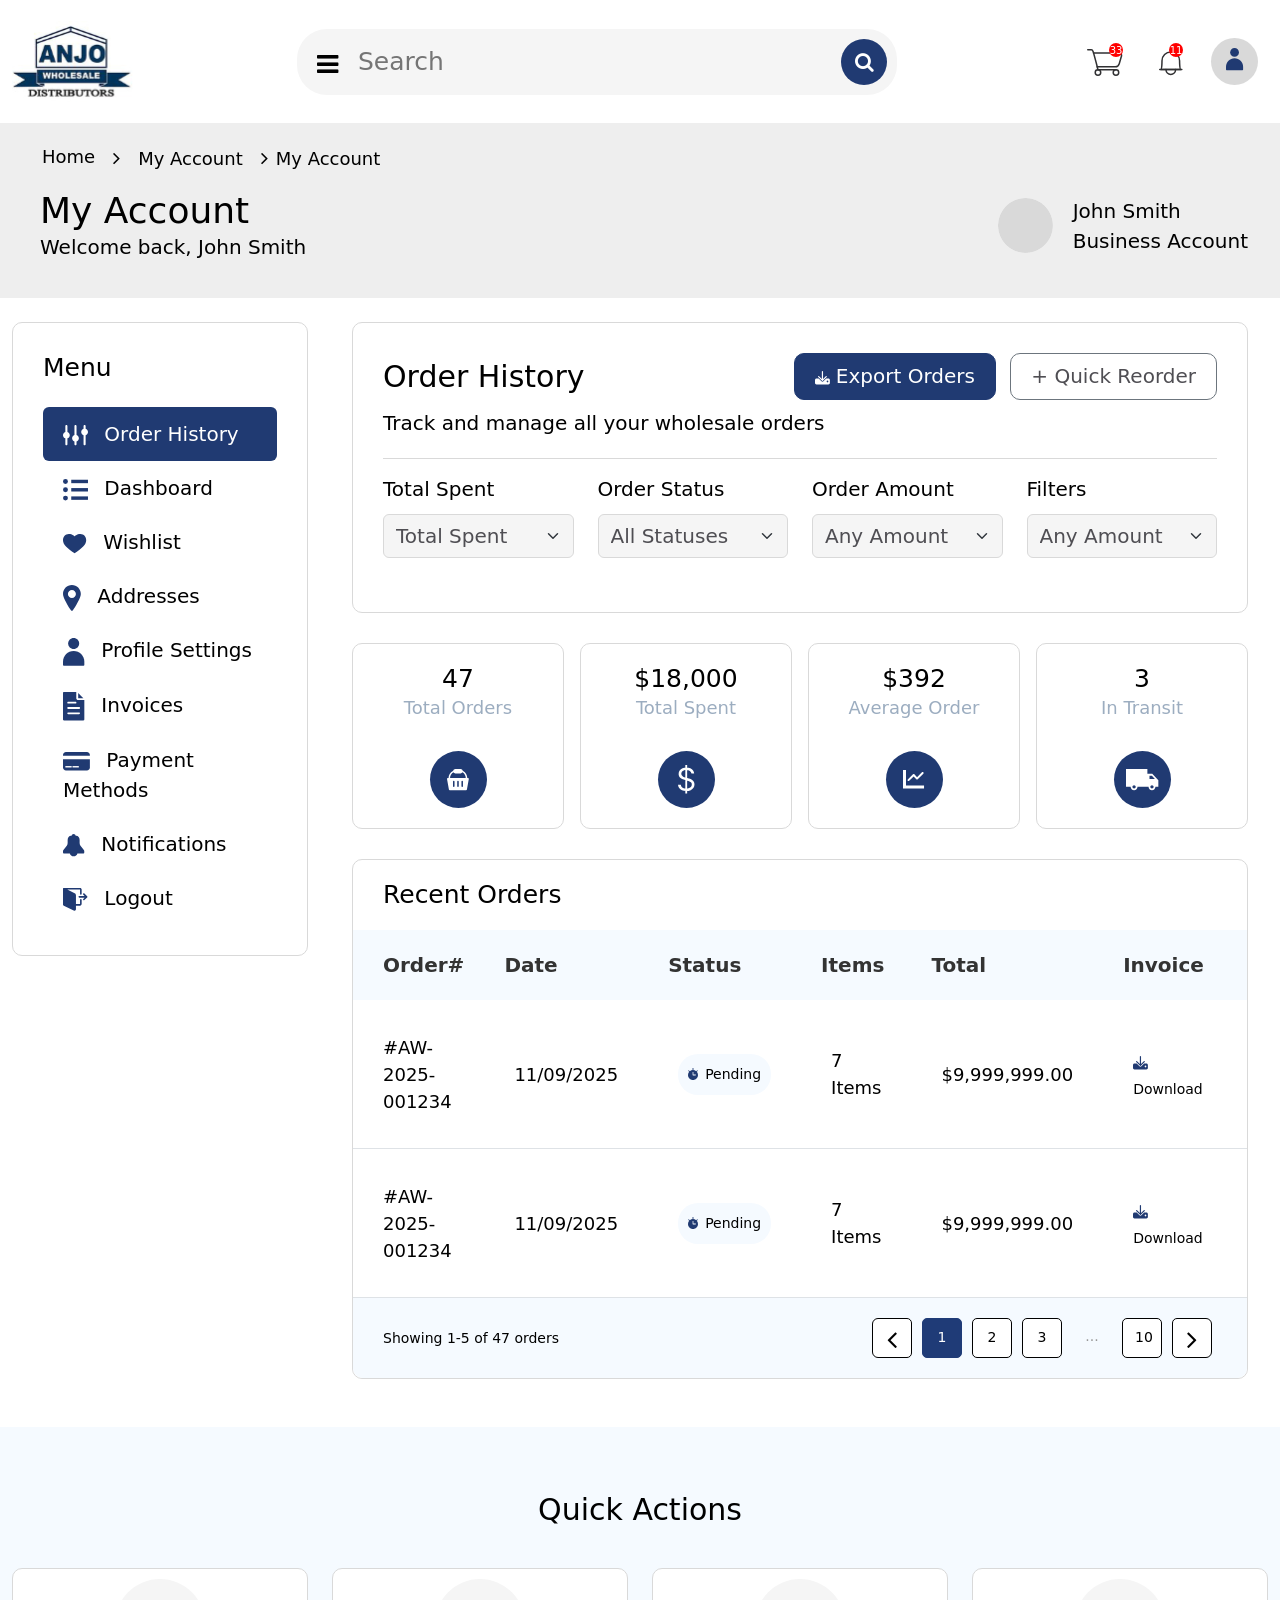
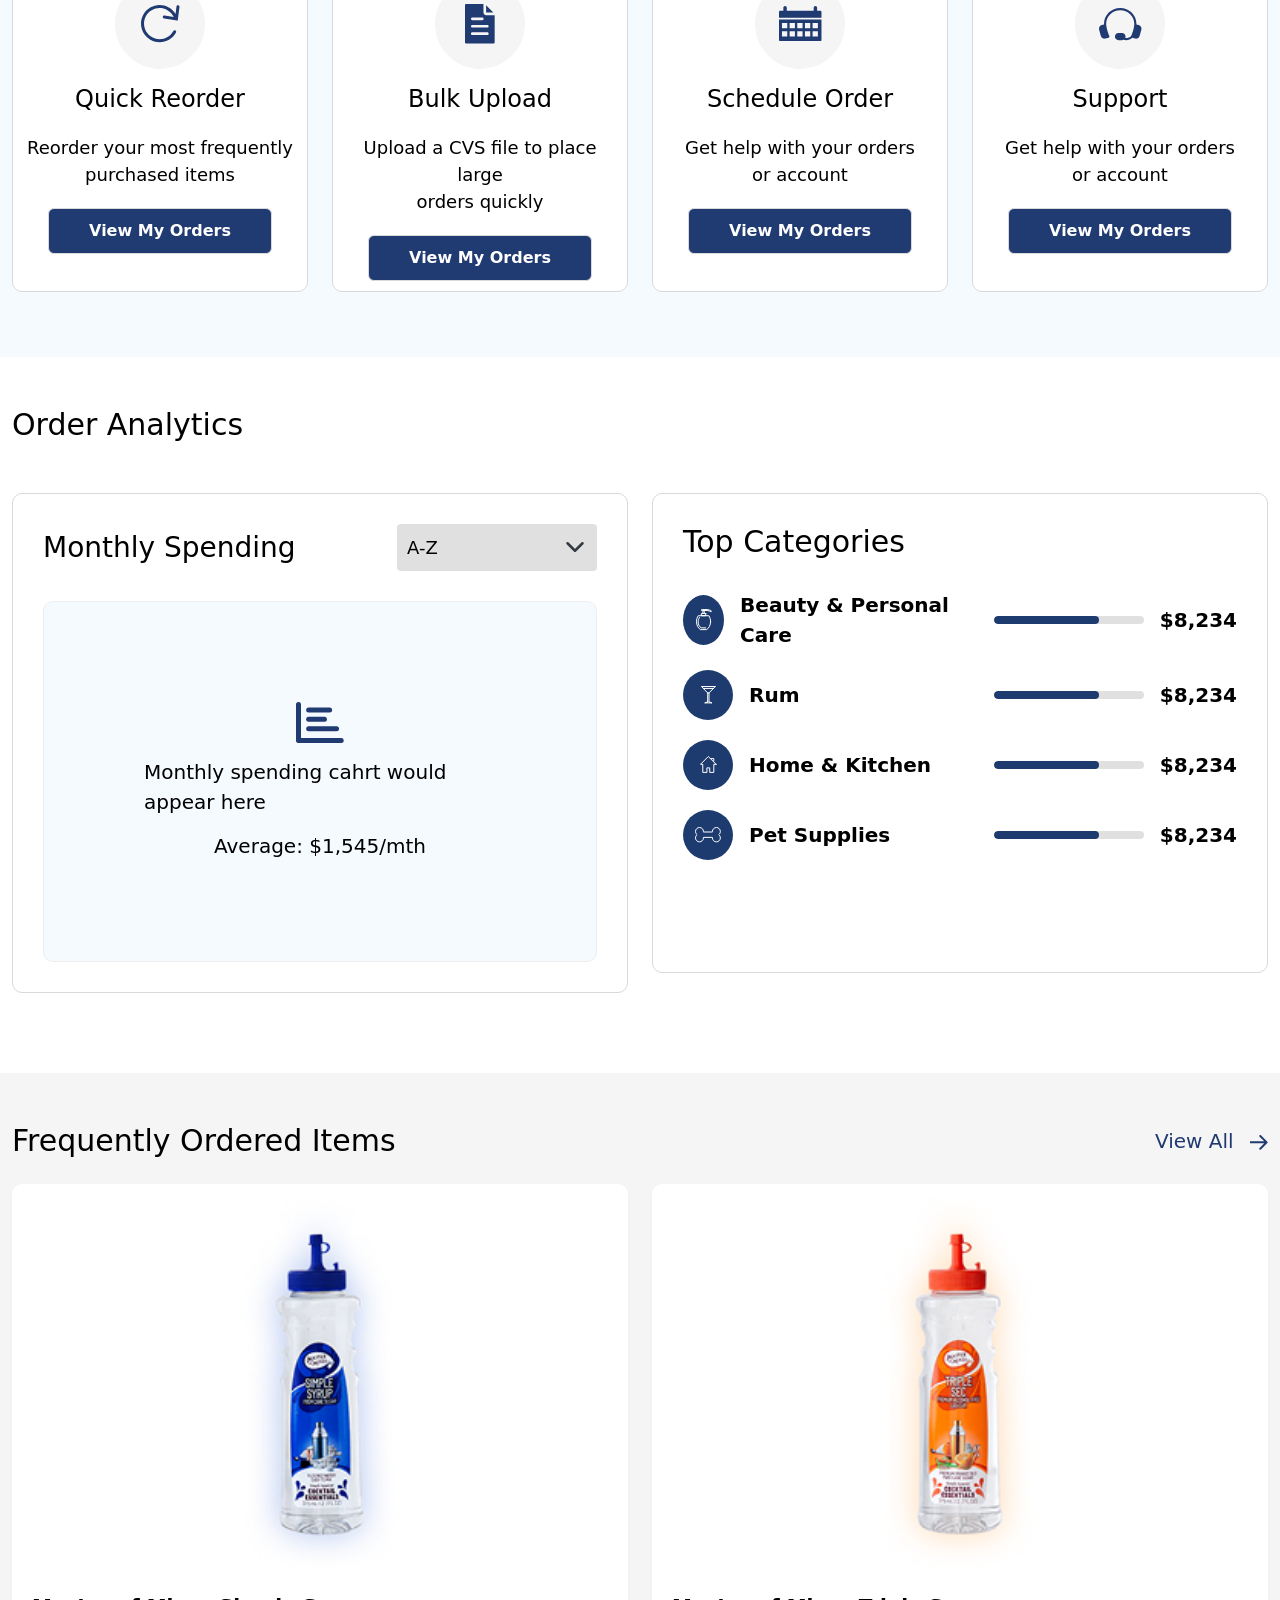
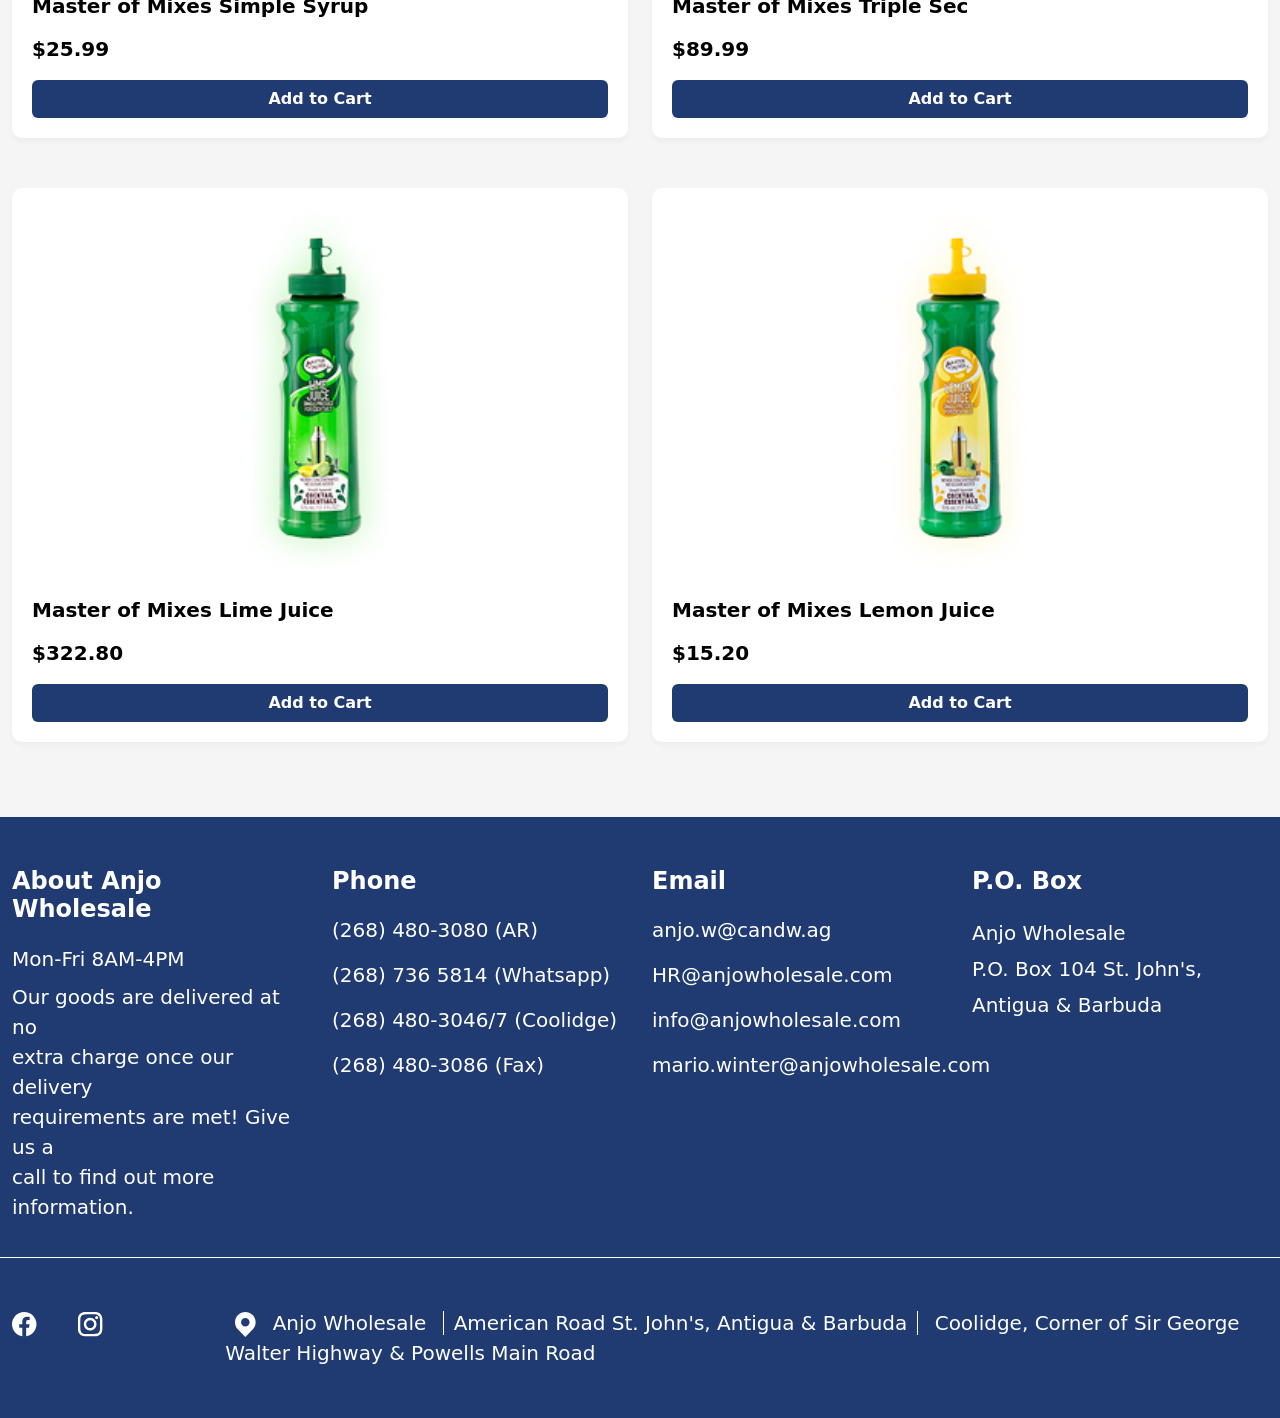
<file: public/front-theme/my_account.html>
<!DOCTYPE html>
<html lang="en">

<head>
    <meta charset="UTF-8">
    <meta name="viewport" content="width=device-width, initial-scale=1.0">
    <title>Anjo-Account</title>
    <link rel="stylesheet" href="css/boostrap-min.css">
    <link rel="stylesheet" href="https://cdn.jsdelivr.net/npm/bootstrap-icons@1.10.3/font/bootstrap-icons.css">
    <link rel="stylesheet" href="https://cdn.jsdelivr.net/npm/swiper@11/swiper-bundle.min.css"/>
    <link rel="stylesheet" href="css/style.css">
    <link rel="stylesheet" href="css/font-awesome.min.css">
    <link rel="stylesheet" href="css/responsive.css">
    <link rel="stylesheet" href="fonts/">
</head>

<body>
<!-- header content Start-------------------------------------------->
    <header>
        <nav class="navbar navbar-expand-lg px-0 py-3">
            <div class="container">
                <!-- Logo -->
                <a class="navbar-brand" href="#">
                    <img src="images/aw-log.svg" class="h-8" alt="...">
                </a>
                <!-- Navbar toggle -->
                <button class="navbar-toggler" type="button" data-bs-toggle="collapse" data-bs-target="#navbarCollapse" aria-controls="navbarCollapse" aria-expanded="false" aria-label="Toggle navigation">
                    <span class="navbar-toggler-icon"></span>
                </button>
                <!-- Collapse -->
                <div class="collapse navbar-collapse" id="navbarCollapse">
                    <!-- Nav -->
                    <div class="navbar-nav mx-lg-auto head-middle">
                        <form action="" class="w-100">
                            <div class="header__srh-box">
                                <div class="srh-left">
                                    <i class="fa fa-bars" aria-hidden="true"></i>
                                    <input type="text" placeholder="Search">
                                </div>
                                <div class="srh-rgt">
                                    <i class="fa fa-search" aria-hidden="true"></i>
                                </div>
                            </div>
                       </form>
                    </div>
                    <!-- Right navigation -->
                    <div class="navbar-nav ms-lg-4">
                        <div class="navbar-nav mx-lg-auto">
                            <a class="nav-item nav-link cart" href="#">
                                <img src="images/cart.svg" alt="">
                                <span>33</span>
                            </a>
                            <a class="nav-item nav-link cart" href="#">
                                <img src="images/notification.svg" alt="">
                                <span>11</span>
                            </a>
                            <a class="nav-item nav-link user-admn" href="">
                                <span>
                                    <img src="images/user-admin.svg" alt="">
                                </span>
                            </a>
                        </div>
                    </div>
                </div>
            </div>
        </nav>
    </header>
    
<!-- header content End-------------------------------------------->
   
<!-- beadcrum Section Start -->
<section>
    <div class="bred-pro">
        <div class="container">
            <div class="breadcrumb-container">
                <ol class="breadcrumb">
                    <li><a href="#">Home</a></li>
                    <li><a href="#">My Account</a></li>
                    <li class="active">My Account</li>
                </ol>
            </div>
            <div class="acount-bred my-3 d-flex align-items-center justify-content-between ps-2">
                <div class="account-tleft">
                    <h1 class="h-36">My Account</h1>
                    <p>Welcome back, John Smith</p>
                </div>
                <div class="account-tright ">
                    <div class="pro-image">
                        <img src="images/profile.png" alt="">
                    </div>
                    <div class="profile-account">
                        <p>John Smith</p>
                        <p>Business Account</p>
                    </div>
                </div>
            </div>
        </div>
    </div>
</section>
<!-- beadcrum Section End -->
<!-- MAin-section Content Start -->
<div class="accoont-menu">
    <div class="container py-4">
            <div class="row">
                <!-- Sidebar (Desktop) -->
                <div class="col-lg-4 col-xl-3 mb-4 d-none d-lg-block">
                    <div class="sidebar acount-leftbx c-lft-box bdr-clr nav flex-column nav-pills" id="v-pills-tab" role="tablist" aria-orientation="vertical">
                        <h3 class="mb-4">Menu</h3>
                        <button class="nav-link active" id="orders-tab" data-bs-toggle="pill" data-bs-target="#orders" type="button" role="tab">
                            <img src="images/menuicon-1.svg"  alt=""> Order History
                        </button>
                        <button class="nav-link" id="dashboard-tab" data-bs-toggle="pill" data-bs-target="#dashboard" type="button" role="tab">
                            <img src="images/aacount-1.svg" class="bar-img" alt=""> Dashboard
                        </button>
                        <button class="nav-link" id="wishlist-tab" data-bs-toggle="pill" data-bs-target="#wishlist" type="button" role="tab">
                            <img src="images/menuicon-3.svg" alt=""> Wishlist
                        </button>
                        <button class="nav-link" id="addresses-tab" data-bs-toggle="pill" data-bs-target="#addresses" type="button" role="tab">
                            <img src="images/menuicon-4.svg" alt=""> Addresses
                        </button>
                        <button class="nav-link" id="profile-tab" data-bs-toggle="pill" data-bs-target="#profile" type="button" role="tab">
                            <img src="images/menuicon-5.svg" alt=""> Profile Settings
                        </button>
                        <button class="nav-link" id="invoices-tab" data-bs-toggle="pill" data-bs-target="#invoices" type="button" role="tab">
                            <img src="images/menuicon-6.svg" alt=""> Invoices
                        </button>
                        <button class="nav-link" id="payments-tab" data-bs-toggle="pill" data-bs-target="#payments" type="button" role="tab">
                            <img src="images/menuicon-7.svg" alt=""> Payment Methods
                        </button>
                        <button class="nav-link" id="notifications-tab" data-bs-toggle="pill" data-bs-target="#notifications" type="button" role="tab">
                            <img src="images/menuicon-8.svg" alt=""> Notifications
                            </button>
                        <button class="nav-link" id="logout-tab" data-bs-toggle="pill" data-bs-target="#logout" type="button" role="tab">
                            <img src="images/menuicon-9.svg" alt=""> Logout
                        </button>
                    </div>
                </div>

                <!-- Offcanvas Sidebar (Mobile) -->
                <div class="offcanvas offcanvas-start" tabindex="-1" id="offcanvasSidebar" aria-labelledby="offcanvasSidebarLabel">
                    <div class="offcanvas-header">
                        <h5 class="offcanvas-title fw-bold" id="offcanvasSidebarLabel">Menu</h5>
                        <button type="button" class="btn-close" data-bs-dismiss="offcanvas" aria-label="Close"></button>
                    </div>
                    <div class="offcanvas-body nav flex-column nav-pills" id="v-pills-tab-mobile" role="tablist">
                        <button class="nav-link active" data-bs-dismiss="offcanvas" data-bs-toggle="pill" data-bs-target="#orders" type="button" role="tab">
                            <img src="images/menuicon-1.svg"  alt=""> Order History
                            </button>
                        <button class="nav-link" data-bs-dismiss="offcanvas" data-bs-toggle="pill" data-bs-target="#dashboard" type="button" role="tab">
                            <img src="images/aacount-1.svg" class="bar-img" alt=""> Dashboard
                        </button>
                        <button class="nav-link" data-bs-dismiss="offcanvas" data-bs-toggle="pill" data-bs-target="#wishlist" type="button" role="tab">
                            <img src="images/menuicon-3.svg"  alt="">   Wishlist
                        </button>
                        <button class="nav-link" data-bs-dismiss="offcanvas" data-bs-toggle="pill" data-bs-target="#addresses" type="button" role="tab">
                            <img src="images/menuicon-4.svg"  alt=""> Addresses
                        </button>
                        <button class="nav-link" data-bs-dismiss="offcanvas" data-bs-toggle="pill" data-bs-target="#profile" type="button" role="tab">
                            <img src="images/menuicon-5.svg"  alt=""> Profile Settings
                        </button>
                        <button class="nav-link" data-bs-dismiss="offcanvas" data-bs-toggle="pill" data-bs-target="#invoices" type="button" role="tab">
                            <img src="images/menuicon-6.svg"  alt=""> Invoices
                        </button>
                        <button class="nav-link" data-bs-dismiss="offcanvas" data-bs-toggle="pill" data-bs-target="#payments" type="button" role="tab">
                            <img src="images/menuicon-7.svg"  alt=""> Payment Methods
                        </button>
                        <button class="nav-link" data-bs-dismiss="offcanvas" data-bs-toggle="pill" data-bs-target="#notifications" type="button" role="tab">
                            <img src="images/menuicon-8.svg"  alt=""> Notifications
                        </button>
                        <button class="nav-link" data-bs-dismiss="offcanvas" data-bs-toggle="pill" data-bs-target="#logout" type="button" role="tab">
                           <img src="images/menuicon-9.svg"  alt=""> Logout
                        </button>
                    </div>
                </div>

                <!-- Main Content -->
                <div class="col-lg-8 col-xl-9">
                <!-- Mobile Menu Button -->
                    <button class="btn btn-primary mb-3 mobile-menu-btn menu-none-wb" type="button" data-bs-toggle="offcanvas" data-bs-target="#offcanvasSidebar">
                        ☰ Menu
                    </button>

                    <div class="tab-content" id="v-pills-tabContent">
                        <!-- Orders Tab -->
                        <div class="tab-pane fade show active" id="orders" role="tabpanel">
                            <div class="main-content  mb-4">
                                <div class="c-lft-box bdr-clr history-account">
                                    <div class="first-block-odr">
                                        <div class="d-flex justify-content-between align-items-center flex-wrap gap-2">
                                            <h2 class="h-30">Order History</h2>
                                            <div class="export-odr">
                                                <button class="btn btn-primary btn-sm me-2"><img src="images/Union.svg" alt=""> Export Orders</button>
                                                <button class="btn btn-outline-secondary btn-sm">+ Quick Reorder</button>
                                            </div>
                                        </div>
                                        <p class="mt-2">Track and manage all your wholesale orders</p>
                                    </div>
                                    <div class="row mb-4">
                                        <div class="col-md-6 col-lg-6 col-xl-3">
                                            <label for="unit" class="form-label mb-1 d-block">Total Spent</label>
                                            <select class="form-select" id="unit">
                                                <option selected="">Total Spent</option>
                                                <option>Boxes</option>
                                                <option>Pieces</option>
                                            </select>
                                        </div>
                                        <div class="col-md-6 col-lg-6 col-xl-3">
                                            <label for="unit" class="form-label mb-1 d-block">Order Status</label>
                                            <select class="form-select" id="unit">
                                                <option selected="">All Statuses</option>
                                                <option>Boxes</option>
                                                <option>Pieces</option>
                                            </select>
                                        </div>
                                        <div class="col-md-6 col-lg-6 col-xl-3">
                                            <label for="unit" class="form-label mb-1 d-block">Order Amount</label>
                                            <select class="form-select" id="unit">
                                                <option selected="">Any Amount</option>
                                                <option>Boxes</option>
                                                <option>Pieces</option>
                                            </select>
                                        </div>
                                        <div class="col-md-6 col-lg-6 col-xl-3">
                                            <label for="unit" class="form-label mb-1 d-block">Filters</label>
                                            <select class="form-select" id="unit">
                                                <option selected="">Any Amount</option>
                                                <option>Boxes</option>
                                                <option>Pieces</option>
                                            </select>
                                        </div>
                                    </div>
                                </div>
                                <div class="row text-center g-3 spent-mn">
                                    <div class="col-md-6 col-lg-6 col-xl-3">
                                        <div class="stats-card c-lft-box bdr-clr">
                                            <div class="stats-card-left">
                                                <h3 class="h-30">47</h3>
                                                <p>Total Orders</p>
                                            </div>
                                            <div class="stats-card-img">
                                                <img src="images/spent-1.svg" alt="">
                                            </div>
                                        </div>
                                    </div>
                                    <div class="col-md-6 col-lg-6 col-xl-3">
                                        <div class="stats-card c-lft-box bdr-clr">
                                            <div class="stats-card-left">
                                                <h3 class="h-30">$18,000</h3>
                                                <p>Total Spent</p>
                                            </div>
                                            <div class="stats-card-img">
                                                <img src="images/spent-2.svg" alt="">
                                            </div>
                                        </div>
                                    </div>
                                    <div class="col-md-6 col-lg-6 col-xl-3">
                                        <div class="stats-card c-lft-box bdr-clr">
                                            <div class="stats-card-left">
                                                <h3 class="h-30">$392</h3>
                                                <p>Average Order</p>
                                            </div>
                                            <div class="stats-card-img">
                                                <img src="images/spent-3.svg" alt="">
                                            </div>
                                        </div>
                                    </div>
                                    <div class="col-md-6 col-lg-6 col-xl-3">
                                        <div class="stats-card c-lft-box bdr-clr">
                                            <div class="stats-card-left">
                                                <h3 class="h-30">3</h3>
                                                <p>In Transit</p>
                                            </div>
                                            <div class="stats-card-img">
                                                <img src="images/spent-4.svg" alt="">
                                            </div>
                                        </div>
                                    </div>
                                </div>
                                <div class="recnt-ac-odr">
                                    <h3>Recent Orders</h3>
                                    <div class="table-responsive">
                                        <table class="table align-middle">
                                            <thead>
                                                <tr>
                                                    <th>Order#</th>
                                                    <th>Date</th>
                                                    <th>Status</th>
                                                    <th>Items</th>
                                                    <th>Total</th>
                                                    <th>Invoice</th>
                                                    <th>Actions</th>
                                                </tr>
                                            </thead>
                                            <tbody>
                                                <tr>
                                                    <td>#AW-2025-001234</td>
                                                    <td>11/09/2025</td>
                                                    <td><span class="pendig"><img src="images/tabl-1.svg" alt="">Pending</span></td>
                                                    <td>7 Items</td>
                                                    <td>$9,999,999.00</td>
                                                    <td><a href="#" class="text-decoration-none text-primary"><img src="images/tabl-2.svg" alt=""> Download</a></td>
                                                    <td>
                                                        <button class="btn blue-v">View</button>
                                                        <button class="btn rcd-bt">Reorder</button>
                                                    </td>
                                                </tr>
                                                <tr>
                                                    <td>#AW-2025-001234</td>
                                                    <td>11/09/2025</td>
                                                    <td><span class="pendig"><img src="images/tabl-1.svg" alt="">Pending</span></td>
                                                    <td>7 Items</td>
                                                    <td>$9,999,999.00</td>
                                                    <td><a href="#" class="text-decoration-none text-primary"><img src="images/tabl-2.svg" alt=""> Download</a></td>
                                                    <td>
                                                        <button class="btn blue-v">View</button>
                                                        <button class="btn rcd-bt">Reorder</button>
                                                    </td>
                                                </tr>
                                            </tbody>
                                        </table>
                                        <div class="pagination-account">
                                            <div class="pegination-box">
                                                <div class="showing">
                                                    Showing 1-5 of 47 orders
                                                </div>
                                                <div class="acount-peg">
                                                    <nav aria-label="Page navigation example">
                                                        <ul class="pagination justify-content-center custom-pagination">
                                                            <li class="page-item">
                                                            <a class="page-link" href="#" aria-label="Previous">
                                                                <span aria-hidden="true"><i class="fa fa-angle-left" aria-hidden="true"></i></span>
                                                            </a>
                                                            </li>
                                                            <li class="page-item active"><a class="page-link" href="#">1</a></li>
                                                            <li class="page-item"><a class="page-link" href="#">2</a></li>
                                                            <li class="page-item"><a class="page-link" href="#">3</a></li>
                                                            <li class="page-item disabled"><span class="page-link">...</span></li>
                                                            <li class="page-item"><a class="page-link" href="#">10</a></li>
                                                            <li class="page-item">
                                                                <a class="page-link" href="#" aria-label="Next">
                                                                    <span aria-hidden="true"><i class="fa fa-angle-right" aria-hidden="true"></i></span>
                                                                </a>
                                                            </li>
                                                        </ul>
                                                    </nav>
                                                </div>
                                            </div>
                                        </div>
                                    </div>
                                </div>
                            </div>
                        </div>

                        <!-- Other tabs (placeholders) -->
                        <div class="tab-pane fade" id="dashboard"><div class="main-content">Dashboard Content</div></div>
                        <div class="tab-pane fade" id="wishlist"><div class="main-content">Wishlist Content</div></div>
                        <div class="tab-pane fade" id="addresses"><div class="main-content">Addresses Content</div></div>
                        <div class="tab-pane fade" id="profile"><div class="main-content">Profile Content</div></div>
                        <div class="tab-pane fade" id="invoices"><div class="main-content">Invoices Content</div></div>
                        <div class="tab-pane fade" id="payments"><div class="main-content">Payments Content</div></div>
                        <div class="tab-pane fade" id="notifications"><div class="main-content">Notifications Content</div></div>
                        <div class="tab-pane fade" id="logout"><div class="main-content text-center">Logout Successful</div></div>
                    </div>
                </div>
            </div>
    </div>
</div>



<!-- MAin-section Content Start -->
   
<!--  qucik actoin Content Start -->
<section class="next-odr bg-sky">
    <div class="next-block quick-action pd-65">
        <div class=" container">
            <h2 class="h-30 text-center">Quick Actions</h2>
            <div class="next-box">
                <div class="row">
                    <div class="col-lg-3 col-md-6 col-sm-6">
                        <div class="next_inbox c-lft-box bdr-clr">
                            <div class="nxt-icon">
                                <img src="images/qa-1.svg" alt="">
                            </div>
                            <h3 class="h-24 mb-3 mt-3">Quick Reorder</h3>
                            <p class="p-18">Reorder your most frequently <br> purchased items</p>
                            <button class="btn next-btn">View My Orders</button>
                        </div>
                    </div>
                    <div class="col-lg-3 col-md-6 col-sm-6">
                        <div class="next_inbox c-lft-box bdr-clr">
                            <div class="nxt-icon">
                                <img src="images/qa-2.svg" alt="">
                            </div>
                            <h3 class="h-24 mb-3 mt-3">Bulk Upload</h3>
                            <p class="p-18">Upload a CVS file to place large <br> orders quickly</p>
                            <button class="btn next-btn">View My Orders</button>
                        </div>
                    </div>
                    <div class="col-lg-3 col-md-6 col-sm-6">
                        <div class="next_inbox c-lft-box bdr-clr">
                            <div class="nxt-icon">
                                <img src="images/qa-3.svg" alt="">
                            </div>
                            <h3 class="h-24 mb-3 mt-3">Schedule Order</h3>
                            <p class="p-18">Get help with your orders <br> or account</p>
                            <button class="btn next-btn">View My Orders</button>
                        </div>
                    </div>
                    <div class="col-lg-3 col-md-6 col-sm-6">
                        <div class="next_inbox c-lft-box bdr-clr">
                            <div class="nxt-icon">
                                <img src="images/qa-4.svg" alt="">
                            </div>
                            <h3 class="h-24 mb-3 mt-3">Support</h3>
                            <p class="p-18">Get help with your orders <br> or account</p>
                            <button class="btn next-btn">View My Orders</button>
                        </div>
                    </div>
                </div>
            </div>
        </div>
    </div>
</section>

<!-- qucik actoin  Content End -->


<!-- order-anylist Content Start -->
<section class="order-analist">
    <div class="analisy-block pd-y50">
        <div class="container">
            <h2 class="h-30">Order Analytics</h2>
            <div class="row">
                <div class="col-lg-6">
                    <div class="mon-box c-lft-box bdr-clr">
                        <div class="mon-top d-flex align-items-center justify-content-between">
                            <h3 class="h-25">Monthly Spending</h3>
                            <select class="form-select sort-select" id="sortSelect" aria-label="Sort select">
                                <option selected="">A-Z</option>
                                <option value="1">Z-A</option>
                                <option value="2">Newest</option>
                                <option value="3">Oldest</option>
                            </select>
                        </div>
                        <div class="avg-spend">
                            <img src="images/aavergae.svg" alt="">
                            <p>Monthly spending cahrt would appear here</p>
                            <p>Average: $1,545/mth</p>
                        </div>
                    </div>
                </div>
                <div class="col-lg-6">
                    <div class="category-box c-lft-box bdr-clr">
                        <h3 class="h-30">Top Categories</h3>
                        <div class="category-item d-flex align-items-center justify-content-between">
                            <div class="d-flex tp-left align-items-center gap-3">
                                <div class="cat-icon  rounded-circle d-flex align-items-center justify-content-center">
                                    <img src="images/category-1.svg" alt="">
                                </div>
                                <span class="cat-name fw-semibold">Beauty & Personal Care</span>
                            </div>

                            <div class="d-flex tp-right align-items-center gap-3">
                                <div class="progress category-progress" style="width: 150px;">
                                    <div class="progress-bar" role="progressbar" style="width: 70%;" aria-valuenow="70" aria-valuemin="0" aria-valuemax="100"></div>
                                </div>
                                <span class="cat-amount fw-semibold">$8,234</span>
                            </div>
                        </div>
                        <div class="category-item d-flex align-items-center justify-content-between">
                            <div class="d-flex tp-left align-items-center gap-3">
                                <div class="cat-icon  rounded-circle d-flex align-items-center justify-content-center">
                                    <img src="images/category-2.svg" alt="">
                                </div>
                                <span class="cat-name fw-semibold">Rum</span>
                            </div>

                            <div class="d-flex tp-right align-items-center gap-3">
                                <div class="progress category-progress" style="width: 150px;">
                                    <div class="progress-bar" role="progressbar" style="width: 70%;" aria-valuenow="70" aria-valuemin="0" aria-valuemax="100"></div>
                                </div>
                                <span class="cat-amount fw-semibold">$8,234</span>
                            </div>
                        </div>
                        <div class="category-item d-flex align-items-center justify-content-between">
                            <div class="d-flex tp-left align-items-center gap-3">
                                <div class="cat-icon  rounded-circle d-flex align-items-center justify-content-center">
                                    <img src="images/category-3.svg" alt="">
                                </div>
                                <span class="cat-name fw-semibold">Home & Kitchen</span>
                            </div>

                            <div class="d-flex tp-right align-items-center gap-3">
                                <div class="progress category-progress" style="width: 150px;">
                                    <div class="progress-bar" role="progressbar" style="width: 70%;" aria-valuenow="70" aria-valuemin="0" aria-valuemax="100"></div>
                                </div>
                                <span class="cat-amount fw-semibold">$8,234</span>
                            </div>
                        </div>
                        <div class="category-item d-flex align-items-center justify-content-between">
                            <div class="d-flex tp-left align-items-center gap-3">
                                <div class="cat-icon  rounded-circle d-flex align-items-center justify-content-center">
                                    <img src="images/category-4.svg" alt="">
                                </div>
                                <span class="cat-name fw-semibold">Pet Supplies</span>
                            </div>

                            <div class="d-flex tp-right align-items-center gap-3">
                                <div class="progress category-progress" style="width: 150px;">
                                    <div class="progress-bar" role="progressbar" style="width: 70%;" aria-valuenow="70" aria-valuemin="0" aria-valuemax="100"></div>
                                </div>
                                <span class="cat-amount fw-semibold">$8,234</span>
                            </div>
                        </div>
                    </div>
                </div>
            </div>
        </div>
    </div>
</section>
<!-- order-anylist Content End -->

<!-- Frequently  Content Start -->
<section class="recent-ml bg-grey">
    <div class="recent-block Frequently__block pd-y50">
        <div class="container">
            <h2 class="h-30">
                Frequently Ordered Items
                <a href="" class="view-black">
                    View All
                    <img src="images/view-blue-arrow.svg" alt="">
                </a>
            </h2>
            <div class="row">
                <div class="col-lg-6 col-xl-6 col-xxl-3 col-md-6 col-sm-6">
                    <div class="recent-box">
                        <img class="w-100" src="images/frenqy-1.png" alt="">
                        <div class="rc-bx-in">
                            <h3 class="h-20 mb-3">Master of Mixes Simple Syrup</h3>
                            <p class="pr-bold mb-3">$25.99</p>
                            <a href="" class="btn cart-btn d-block">Add to Cart</a>
                        </div>
                    </div>
                </div>
                <div class="col-lg-6 col-xl-6 col-xxl-3 col-md-6 col-sm-6">
                    <div class="recent-box">
                        <img class="w-100" src="images/frenqy-2.png" alt="">
                        <div class="rc-bx-in">
                            <h3 class="h-20 mb-3">Master of Mixes Triple Sec</h3>
                            <p class="pr-bold mb-3">$89.99</p>
                            <a href="" class="btn cart-btn d-block">Add to Cart</a>
                        </div>
                    </div>
                </div>
                <div class="col-lg-6 col-xl-6 col-xxl-3 col-md-6 col-sm-6">
                    <div class="recent-box">
                        <img class="w-100" src="images/frenqy-3.png" alt="">
                        <div class="rc-bx-in">
                            <h3 class="h-20 mb-3">Master of Mixes Lime Juice</h3>
                            <p class="pr-bold mb-3">$322.80</p>
                            <a href="" class="btn cart-btn d-block">Add to Cart</a>
                        </div>
                    </div>
                </div>
                <div class="col-lg-6 col-xl-6 col-xxl-3 col-md-6 col-sm-6">
                    <div class="recent-box">
                        <img class="w-100" src="images/frenqy-4.png" alt="">
                        <div class="rc-bx-in">
                            <h3 class="h-20 mb-3">Master of Mixes Lemon Juice</h3>
                            <p class="pr-bold mb-3">$15.20</p>
                            <a href="" class="btn cart-btn d-block">Add to Cart</a>
                        </div>
                    </div>
                </div>
            </div>
        </div>
    </div>
</section>
<!-- Frequently  Content Start -->






    <footer>
        <div class="footer-top">
            <div class="container">
                <div class="row">
                    <div class="col-lg-3 col-lg-6 col-xl-3 col-md-6 col-xxl-3">
                        <div class="footer-box">
                            <h3>About Anjo Wholesale</h3>
                            <p class="mt-2 mb-2">Mon-Fri 8AM-4PM</p>
                            <div class="ftr-whl">
                                <p>Our goods are delivered at no <br>  extra charge once our delivery <br> requirements are met! Give us a <br> call to find out more information.</p>
                            </div>
                        </div>
                    </div>
                    <div class="col-lg-3 col-lg-6 col-xl-3 col-md-6 col-xxl-3">
                        <div class="footer-box">
                            <h3>Phone</h3>
                            <div class="ftor-call">
                                <p>(268) 480-3080 (AR)</p>
                                <p>(268) 736 5814 (Whatsapp)</p>
                                <p>(268) 480-3046/7 (Coolidge)</p>
                                <p>(268) 480-3086 (Fax)</p>
                            </div>
                        </div>
                    </div>
                    <div class="col-lg-3 col-lg-6 col-xl-3 col-md-6 col-xxl-3">
                        <div class="footer-box">
                            <h3>Email</h3>
                            <ul class="ftr-ul">
                                <li><a href="">anjo.w@candw.ag</a></li>
                                <li><a href="">​HR@anjowholesale.com</a></li>
                                <li><a href="">info@anjowholesale.com</a></li>
                                <li><a href="">mario.winter@anjowholesale.com</a></li>
                            </ul>
                        </div>
                    </div>
                    <div class="col-lg-3 col-lg-6 col-xl-3 col-md-6 col-xxl-3">
                        <div class="footer-box">
                            <h3>P.O. Box</h3>
                            <div class="ftr-po">
                                Anjo Wholesale <br>
                                P.O. Box 104 St. John's, <br> Antigua & Barbuda
                            </div>
                        </div>
                    </div>
                </div>
            </div>
        </div>
        <div class="footer-bottom">
            <div class="container">
                <div class="row">
                    <div class="col-lg-3 col-md-4 col-sm-4 col-xl-2">
                        <div class="ftr-social">
                            <a href=""><img src="images/Facebook.svg" alt=""></a>
                            <a href=""><img src="images/Instagram.svg" alt=""></a>
                        </div>
                    </div>
                    <div class="col-lg-9 col-md-8 col-sm-8 col-xl-10">
                        <ul>
                            <li>
                                <img src="images/Subtract.svg" alt="">
                                Anjo Wholesale
                            </li>
                            <li>American Road St. John's, Antigua & Barbuda</li>
                            <li>Coolidge, Corner of Sir George Walter Highway & Powells Main Road</li>
                        </ul>
                    </div>
                </div>
            </div>
        </div>
    </footer>
    <script src="js/Jquery-min.js"></script>
    <script src="js/bootstrap-min.js"></script>
    <script src="https://cdn.jsdelivr.net/npm/bootstrap@5.3.2/dist/js/bootstrap.bundle.min.js"></script>
    <script>
      
    </script>
    <script>
  // Close offcanvas when a link is clicked
    $(document).ready(function () {
        const offcanvasElement = document.getElementById('offcanvasSidebar');

        // Ensure Bootstrap instance exists
        const offcanvas = bootstrap.Offcanvas.getOrCreateInstance(offcanvasElement);

        // Close offcanvas when any link is clicked
        $('#offcanvasSidebar .nav-link, #offcanvasSidebar a').on('click', function () {
            offcanvas.hide();
        });

        // Extra safety: clean up leftover backdrop *after* Bootstrap finishes closing
        offcanvasElement.addEventListener('hidden.bs.offcanvas', () => {
            // Remove any accidental leftover backdrop
            // setTimeout(() => {
            //   $('.offcanvas-backdrop').remove();
            //   $('body').removeClass('offcanvas-backdrop show').css('overflow', '');
            // }, 150); // small delay ensures Bootstrap cleanup runs first
        });

        // Prevent double backdrops if menu button clicked repeatedly
        offcanvasElement.addEventListener('show.bs.offcanvas', () => {
            $('.offcanvas-backdrop').remove();
        });
    });

  
</script>
    
    
    
</body>

</html>
</file>
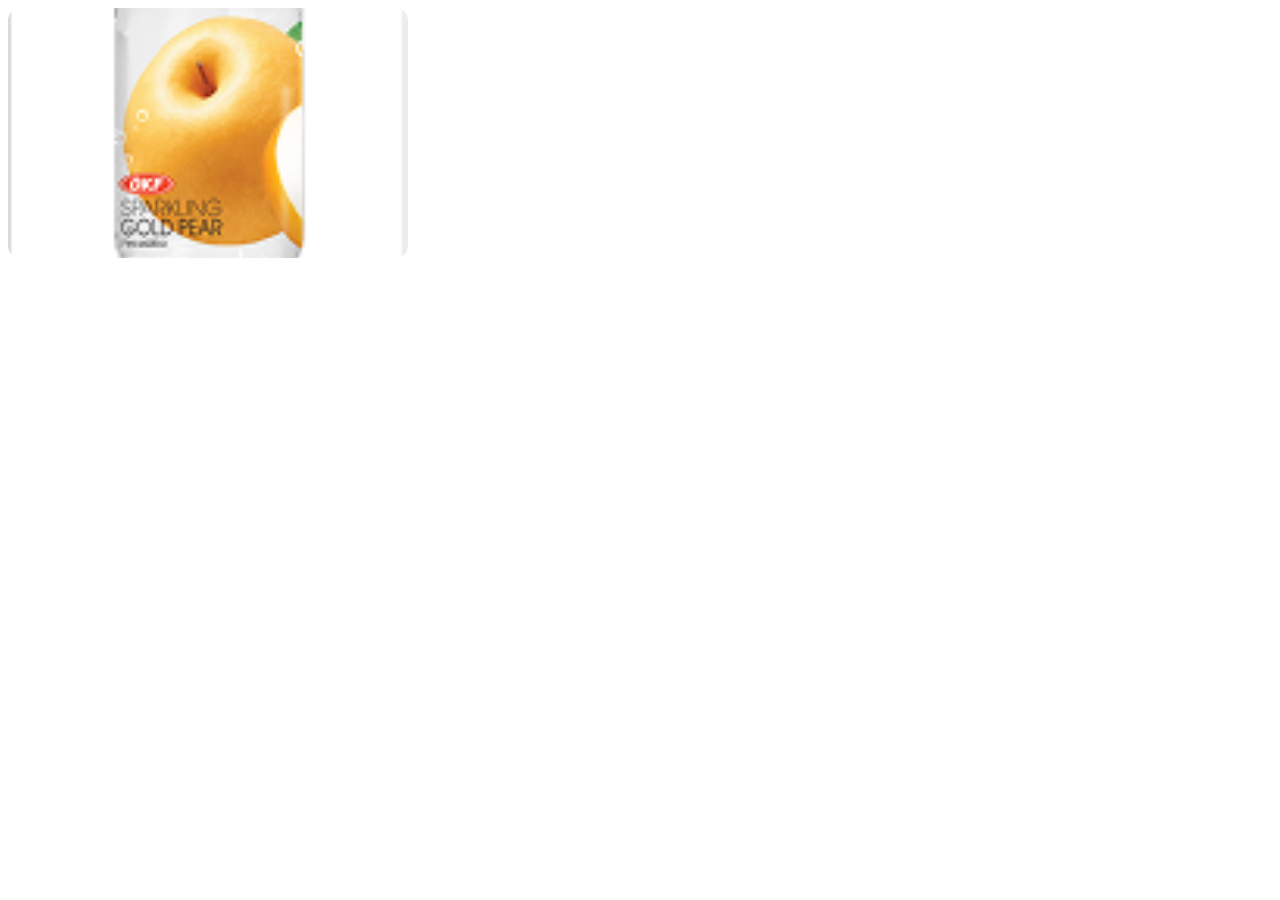
<file: public/front-theme/New folder/try.html>
<!DOCTYPE html>
<html lang="en">
<head>
  <meta charset="UTF-8">
  <meta name="viewport" content="width=device-width, initial-scale=1.0">
  <title>Hover Image Slider</title>
  <style>
   

.hover-slider {
  position: relative;
  width: 400px;
  height: 250px;
  overflow: hidden;
  border-radius: 12px;
  cursor: pointer;
}

.main-img {
  width: 100%;
  height: 100%;
  object-fit: cover;
  border-radius: 12px;
  transition: opacity 0.4s ease;
}

/* Hidden slider by default */
.slider {
  position: absolute;
  top: 0;
  left: 0;
  width: 100%;
  height: 100%;
  opacity: 0;
  visibility: hidden;
  transition: opacity 0.4s ease;
  overflow: hidden;
  border-radius: 12px;
}

/* Show slider on hover */
.hover-slider:hover .slider {
  opacity: 1;
  visibility: visible;
}

.hover-slider:hover .main-img {
  opacity: 0;
}

/* Slider animation setup */
.slides {
  display: flex;
  width: 300%;
  height: 100%;
  transition: transform 0.8s ease;
}

.slides img {
  width: 100%;
  height: 100%;
  object-fit: cover;
}

  </style>
</head>
<body>

<div class="hover-slider">
  <img src="../images/cart-2.png" alt="Main Image" class="main-img">

  <!-- Slider container (hidden until hover) -->
  <div class="slider">
    <div class="slides">
      <img src="../images/cart-2.png" alt="">
      <img src="../images/cart-2.png" alt="">
      <img src="../images/cart-2.png" alt="">
    </div>
  </div>
</div>

<script src="../js/Jquery-min.js"></script>
<script>
     $(document).ready(function () {
                    const slider = document.querySelector('.hover-slider');
            const slides = document.querySelector('.slides');
            let index = 0;
            let interval;

            function startSlider() {
            interval = setInterval(() => {
                index = (index + 1) % 3; // 3 images
                slides.style.transform = `translateX(-${index * 100}%)`;
            }, 2000);
            }

            function stopSlider() {
            clearInterval(interval);
            slides.style.transform = 'translateX(0)';
            index = 0;
            }

            slider.addEventListener('mouseenter', startSlider);
            slider.addEventListener('mouseleave', stopSlider);
    });

</script>
</body>
</html>
</file>
<file: public/front-theme/css/style.css>
* {
	margin: 0;
	padding: 0;
	box-sizing: border-box;
}

body {
	margin: 0;
	padding: 0;
	box-sizing: border-box;
	color: #000;
	line-height: 1.5;
	font-size: 20px;
}

p,
h1,
h2,
h3,
h4,
h5,
h6 {
	margin: 0;
	padding: 0;
	word-break: break-word;
}

a {
	text-decoration: none;
	color: #000;
}

.hd-hero {
	position: relative;
}
h1 {
	font-size: 75px;
	color: #fff;
}

ul {
	padding: 0;
	margin: 0;
}
.head-bottom .collapse {
	justify-content: right;
}
.head-bottom .collapse .btn-group.float-end {
	margin-left: 20px;
}
li {
	list-style: none;
	/* display: inline-block; */
}
.container {
	max-width: 1700px;
}
.h-48 {
	font-size: 48px;
}
/* header css start********************************************/
.menu-account .btn {
	color: #fff;
	font-size: 20px;
}
.menu-account .btn img {
	filter: brightness(0) invert(1);
	margin-right: 10px;
}
header {
	position: relative;
}

.menu-account.active {
  display: block;
  opacity: 1;
  transform: translateY(0);
  z-index: 99999!important;
}
.menu-account {
	position: absolute;
	/* top: 80px; */
	right: 6%;
	/* width: 320px; */
	/* max-height: 80vh; */
	background: #203A72;
	border-radius: 12px;
	box-shadow: 0 4px 20px rgba(0,0,0,0.15);
	overflow-y: auto;
	transform: translateY(-20px);
	opacity: 0;
	/* pointer-events: none; */
	transition: all 0.4s ease;
	z-index: 999;
	padding: 15px;
	color: #fff;
}
.act-switch {
	border-bottom: 1px solid;
	padding-bottom: 10px;
}
.act-switch p {
	margin: 15px 0;
}
.menu-account .btn {
	color: #fff;
	font-size: 20px;
	margin: 10px 0;
}
.nav-item.nav-link.user-admn {
	background: #D9D9D9;
	height: 47px;
	width: 47px;
	display: flex;
	justify-content: center;
	align-items: center;
	border-radius: 50%;
	padding: 0;
	/* border: 1px solid; */
}
.nav-item.nav-link.user-admn img {
	margin-top: -8px;
}
.nav-item.nav-link.cart span {
	position: absolute;
	right: 8px;
	top: 5px;
	background: red;
	height: 14px;
	width: 14px;
	font-size: 10px;
	display: flex;
	justify-content: center;
	align-items: center;
	color: #fff;
	border-radius: 50%;
}
.nav-item.nav-link.cart {
	position: relative;
}
.navbar-nav.ms-lg-4 .navbar-nav.mx-lg-auto .nav-item.nav-link {
	margin: 0 10px;
}
.header__srh-box {
	display: flex;
	align-items: center;
	background: #F5F5F5;
	padding: 10px;
	border-radius: 30px;
	justify-content: space-between;
}
.navbar-nav.mx-lg-auto.head-middle {
	width: 600px;
}
.srh-left {
	width: 80%;
	display: flex;
	align-items: center;
	padding-left: 10px;
}
.srh-left .fa.fa-bars {
	font-size: 25px;
	margin-top: 5px;
	margin-right: 20px;
}
.srh-left input {
	width: 90%;
  border: none;
  outline: none;
  font-size: 25px;
  background: #F5F5F5;
  line-height: 0;
}
.srh-rgt {
	background: #203A72;
	color: #fff;
	width: 46px;
	height: 46px;
	display: flex;
	align-items: center;
	justify-content: center;
	border-radius: 50%;
}
/* header css End**********************************/


/* Hero css Start**********************************/
.hero-caro {
	position: relative;
}
.hero-content {
	position: absolute;
	display: flex;
	height: 100%;
	top: 0;
	width: 100%;
	justify-content: center;
	align-items: center;
	color: #fff;
	flex-direction: column;
	padding: 20px;
}

.hero-content h2 {
	font-size: 64px;
	font-weight: bold;
}

.hero-content p {
	font-size: 36px;
	font-weight: 600;
	margin: 20px 0;
}

.btn.hero-btn {
	background: #203A72;
	color: #fff;
	font-size: 20px;
	padding: 15px 30px;
}
.carousel-control-next, .carousel-control-prev {
	opacity: 1;
}
.arrow-bg {
  display: inline-flex;
  align-items: center;
  justify-content: center;
  width: 60px;
  height: 90px;
  background: rgba(255, 255, 255, 0.4); /* transparent white overlay */
  /* backdrop-filter: blur(10px); 
  -webkit-backdrop-filter: blur(10px);  */
  border-radius: 40px;
  cursor: pointer;
  transition: all 0.3s ease;
}

.arrow-bg img {
  /* width: 18px;
  height: 18px; */
  filter: brightness(0) saturate(100%) invert(22%) sepia(94%) saturate(2475%) hue-rotate(203deg) brightness(92%) contrast(97%);
  /* blue arrow color */
  transition: all 0.3s ease;
}

.arrow-bg:hover {
  background: rgba(255, 255, 255, 0.9); /* white background on hover */
}

.arrow-bg:hover img {
  filter: brightness(0) saturate(100%) invert(10%); /* dark arrow on hover */
}
.hero-content h2.care2 {
	text-align: right;
	padding-right: 90px;
}
.spn-pink {
	color: #D82287;
}
.spn-blue {
	color: #004D8B;
}
.box-care p a {
	font-size: 24px;
	color: #14A0DE;
	font-weight: normal;
	letter-spacing: 6px;
}
.box-care {
	text-align: center;
	padding-right: 50px;
}
.hero-bottom {
	background-color: #203A72;
	color: #fff;
}
.hero-bttom-bx {
	display: flex;
	justify-content: space-between;
	align-items: center;
	padding: 47px 0;
}
.her-bx-left h3 {
	font-size: 30px;
}
.her-bx-right a {
	color: #fff;
	font-size: 20px;
}
.her-bx-right a img {
	margin-left: 10px;
}
.carousel-indicators {
	display: none;
}
.f-inbx img {
	width: 100%;
}
/* Hero css End**********************************/
.food-block {
	background: #F5FAFF;
}
.food-box {
	background: #fff;
	padding: 20px;
}
.h-30 {
	font-size: 30px;
}
.f-inbx {
	text-align: center;
	padding: 20px 0;
}
.f-inbx p {
	font-size: 12px;
}
.food-bevrage {
	padding: 35px 0;
}
.food-box .h-30 {
	display: flex;
	justify-content: space-between;
	align-items: center;
}
.food-box .h-30 a {
	font-size: 12px;
	color: #203A72;
}
.rum-block {
	display: flex;
	gap: 20px;
	flex-wrap: wrap;
}
.rum-box {
	flex-basis: 270px;
}
.rum-box img {
    height: 250px;
    width: 250px;
    object-fit: contain;	
}
.rum-box img {
	width: 100%;
}
.food-rum h3.h-30 {
	margin-bottom: 30px;
}
.rum-box.view-rm {
	display: flex;
	align-items: center;
}
.rum-box.view-rm a {
	font-size: 30px;
	color: #203A72;
}
.rum-box.view-rm img {
	width: auto;
	margin-left: 20px;
}
.rum-box p.p-12 {
	margin: 15px 0;
	text-align: center;
}
.food-rum {
	padding: 20px 0 35px;
}


/* product sell css Start***********************/
.product-block {
	background-color: #9CADC0;
	color: #fff;
}
.pd-y50 {
	padding: 50px 0;
}
.product-block h2.h-30 {
	display: flex;
	justify-content: space-between;
	align-items: center;
}
.view-white img {
	margin-left: 10px;
}
.view-white {
	font-size: 20px;
	color: #fff;
}
.product-box {
	background: #fff;
	color: #000;
	padding: 20px;
	border-radius: 10px;
	margin: 25px 0;
}
.h-20 {
	font-size: 20px;
	font-weight: 600;
}
.text-offer {
	text-decoration: line-through;
	color: #837E7E;
	font-size: 15px;
	font-weight: 500;
}
.bulk-div {
	display: flex;
	align-items: center;
	justify-content: space-between;
}
.bulk-div span {
	font-size: 20px;
	font-weight: 600;
}
.bulk-pr.btn {
	background: #9CADC0;
	font-size: 18px;
	color: #fff;
	padding: 2px 30px;
}
.p-18 {
	font-size: 18px;
}
.cart-btn {
	background-color: #203A72 !important;
	color: #fff !important;
	font-weight: 600;
}
.carousel-fade .carousel-item {
  transition: opacity 0.5s ease-in-out; /* adjust 1s to control fade speed */
}
.product-boxes {
	padding: 20px 0;
}
.pro-inbox {
	margin: 20px 0;
}

/* product sell css End***********************/
.recent-block h2.h-30 {
	display: flex;
	justify-content: space-between;
	align-items: center;
}
.view-black img {
	margin-left: 10px;
}
.view-black {
	color: #203A71;
	font-size: 20px;
}
.pr-bold {
	font-size: 20px;
	font-weight: 600;
}
.recent-box {
	margin: 25px 0;
	border-radius: 10px;
	box-shadow: 0px 4px 4px 0px #EEE;
}
.rc-bx-in {
	padding: 20px;
}
.sub-block {
	padding: 65px 0;
	background-color: #F5F5F5;
}
.sub-box.text-center {
	max-width: 800px;
	margin: 0 auto;
}
.sub-box .h-30 {
	font-weight: 400;
}
.sub-serch-box input {
	border: 1px solid #837E7E;
	padding: 10px 20px;
	border-radius: 6px;
}
.sub-serch-box {
	margin: 0 auto;
	display: flex;
	gap: 20px;
	margin-bottom: 25px;
}
.sub-serch-box input {
	border: 1px solid #837E7E !important;
	padding: 10px 20px;
	border-radius: 6px;
	flex-basis: 75%;
	font-size: 20px;
	outline: none;
}
.btn-sub.btn {
	background: #203a72;
	color: #fff;
	font-size: 20px;
	border-radius: 6px;
	padding: 10px 30px;
}

/* product list page css Start**********************************/
.breadcrumb {
      background: transparent;
      margin-bottom: 0;
      padding: 0;
      font-size: 13px;
      color: #333;
    }

   .breadcrumb > li + li::before {
		content: "\f105";
		font-family: "FontAwesome";
		padding: 0 8px;
		color: #000;
		font-size: 20px;
	}

    .breadcrumb > li > a {
		color: #000 !important;
		text-decoration: none;
		font-size: 18px;
		text-decoration: none;
		margin: 0 10px;
	}

    .breadcrumb > li > a:hover {
      color: #007bff;
      text-decoration: underline;
    }

    .breadcrumb > .active {
		color: #000;
		font-size: 18px;
	}

	.bred-pro {
		background: #EEEEEE;
		padding: 20px;
	}
	.head-filetr .h-20 {
		display: flex;
		justify-content: space-between;
		align-items: center;
		margin: 20px 0;
	}
	.head-filetr .h-20 a {
		font-size: 20px;
		color: #203A72;
		font-weight: normal;
	}
	.mn-filter-block {
		padding: 50px 0;
	}
	.flter-left {
		padding: 20px;
		border: 1px solid #D9D9D9;
		border-radius: 10px;
	}

	.form-check {
		display: flex;
		align-items: center;
		gap: 15px;
	}
	.form-check-label {
		font-size: 20px;
	}
	.form-check-input[type="checkbox"] {
		border-radius: .25em;
		border: 1px solid #000;
		background-color: #F5F5F5;
		border-radius: 2px;
		height: 18px;
		width: 18px;
		box-shadow: none;
	}
	.form-check-input:checked {
		background-color: #0d6efd !important;
		border-color: #0d6efd;
	}
	.inbx-fill .h-20 {
		margin-bottom: 25px;
	}
	.chek-box .form-check {
		margin: 15px 0;
	}
	.form-section {
		padding-top: 20px;
	}
.sort-box {
  font-size: 18px;
}

.filt_Rhead {
	display: flex;
	align-items: center;
	justify-content: space-between;
}

.sort-select:focus {
  box-shadow: none;
  outline: 1px solid #007bff;
  background-color: #e9e9e9;
}
.sort-select {
	width: 200px;
	background-color: #e0e0e0;
	border: none;
	border-radius: 4px;
	font-size: 18px;
	color: #000;
	padding: 10px 10px;
	background-size: 20px;
	cursor: pointer;
}
.p-20 {
	font-size: 20px;
}
.cart-left {
	margin: 50px 0 0;
}
.proctinbx {
	padding: 20px;
	border: 1px solid #EEEEEE;
	border-bottom-left-radius: 10px;
	border-bottom-right-radius: 10px;
	border-top: none;
}
.produc-imgbx {
	position: relative;
}
.produc-imgbx .btn.new-btn {
	position: absolute;
	left: 10px;
	top: 10px;
}
.btn.new-btn {
	background: #9cadc0;
	color: #fff;
	font-size: 18px;
	padding: 4px 40px;
	text-transform: uppercase;
}
.custom-pagination .page-link {
	border: 1px solid #000;
	border-radius: 5px;
	color: #000;
	font-weight: 500;
	margin: 0 10px;
	width: 40px;
	height: 40px;
	text-align: center;
	transition: all 0.3s ease;
	font-size: 20px;
	line-height: 24px;
}

.custom-pagination .page-item.active .page-link {
  background-color: #1f3b77; /* dark blue */
  border-color: #1f3b77;
  color: #fff;
}

.custom-pagination .page-link:hover {
  background-color: #f2f2f2;
  color: #000;
}

.custom-pagination .page-item.disabled .page-link {
  background-color: transparent;
  color: #999;
  /* pointer-events: none; */
  border: none;
}

.custom-pagination .page-link span i {
	font-size: 28px;
}
.product-pegination {
	padding-top: 100px;
}


.shop-related {
  background-color: #f6fbff; /* light blue background */
}

.shop-card {
  background: #fff;
  border-radius: 10px;
  padding: 25px 10px;
  box-shadow: 0 2px 6px rgba(0, 0, 0, 0.06);
  transition: all 0.3s ease;
}



.shop-card .circle-icon {
  width: 60px;
  height: 60px;
  background-color: #1f3b77; /* dark navy blue */
  border-radius: 50%;
  margin: 0 auto 10px;
}

.shop-card p {
  margin: 0;
  font-size: 20px;
  color: #000;
  font-weight: 500;
}
.shop-related .h-30 {
	margin-bottom: 50px;
}
/* Swiper Navigation Buttons */
.swiper-button-next, .swiper-button-prev {
	/* width: 42px; */
	/* height: 42px; */
	border-radius: 50%;
	background-color: #f6fbff;
	color: #1f3b77;
	box-shadow: 0 2px 6px rgba(0, 0, 0, 0.08);
	display: flex;
	align-items: center;
	justify-content: center;
	transition: all 0.3s ease;
	padding: 30px 30px;
}


.product-slider.py-5 .recent-box {
	margin: 5px;
}
.swiper-button-next::after, .swiper-button-prev::after {
	font-family: swiper-icons;
	font-size: var(--swiper-navigation-size);
	text-transform: none !important;
	letter-spacing: 0;
	font-variant: initial;
	line-height: 1;
	font-size: 30px;
}

.swiper.mySwiper.swiper-initialized.swiper-horizontal.swiper-backface-hidden {
	margin-top: 35px;
}

.product-slider.py-5 {
	position: initial;
}

.swiper-button-prev {
	left: 0;
}

.swiper-button-next {
	right: 0;
}
.product-slider.py-5 .container {
	position: relative;
}


.product-slider.py-5 .recent-box .produc-imgbx .btn.new-btn {
	padding: 5px 20px;
	font-size: 14px;
}


.bulk-rd.btn {
	background: #D30606;
	font-size: 18px;
	color: #fff;
	padding: 2px 20px;
}

.pagination.justify-content-center.custom-pagination {
	flex-wrap: wrap;
}


/* product list page css End**********************************/



/* product detail page css Start**********************************/
.product-gallery {
  margin: 0 auto;
}

/* Main image */
.mainSlider img {
  width: 100%;
  border-radius: 10px;
  object-fit: cover;
}

/* Thumbnails */
.thumbSlider img {
  width: 100%;
  /* height: 80px; */
  object-fit: cover;
  border-radius: 8px;
  border: 2px solid transparent;
  cursor: pointer;
  transition: 0.3s;
}

/* Active thumbnail highlight */
.thumbSlider .swiper-slide-thumb-active img {
  border-color: #203a72;
}

/* Navigation buttons */
.swiper-button-prev,
.swiper-button-next {
  color: #000;
  background: #fff;
  width: 36px;
  height: 36px;
  border-radius: 50%;
  box-shadow: 0 2px 6px rgba(0, 0, 0, 0.2);
}

.swiper-button-prev::after,
.swiper-button-next::after {
  font-size: 16px;
}

.product-gallery .swiper-button-next {
	right: 10px;
	font-weight: bold;
}

.product-gallery .swiper-button-prev {
	left: 10px;
	font-weight: bold;
}


.pro-detail-block {
	padding: 50px 0;
}
.h-40 {
	font-size: 40px;
}



.price-table {
	border-collapse: separate;
	border-spacing: 0;
	border-radius: 6px;
	overflow: hidden;
	border: 1px solid;
}

/* Header styling */
.price-table thead th {
  background-color: #1e3a8a; /* navy blue */
  color: #fff;
  font-weight: 600;
  padding: 12px;
  border: none;
  font-size: 20px;
}

/* Row styling */
.price-table tbody tr:nth-child(odd) {
  background-color: #f8f9fa;
}

.price-table tbody tr:nth-child(even) {
  background-color: #ffffff;
}

/* Cell styling */
.price-table td {
  padding: 12px;
  font-weight: 500;
  border-top: none;
  font-size: 20px;
}

/* Rounded corners for the table */
.price-table thead tr:first-child th:first-child {
  border-top-left-radius: 6px;
}
.price-table thead tr:first-child th:last-child {
  border-top-right-radius: 6px;
}
.price-table tbody tr:last-child td:first-child {
  border-bottom-left-radius: 6px;
}
.price-table tbody tr:last-child td:last-child {
  border-bottom-right-radius: 6px;
}
.h-24 {
	font-size: 24px;
}


.quantity-group {
  max-width: 150px;
}

.quantity-group .btn {
  width: 40px;
  border-color: #ccc;
  box-shadow: none !important;
}

.quantity-group .form-control {
	border-left: none;
	border-right: none;
	text-align: center;
	font-weight: 500;
	box-shadow: none;
	outline: none;
	/* border-color: #000 !important; */
}

.quantity-group .btn {
	border: 1px solid;
	color: #000;
	outline: none;
	background: none !important;
	box-shadow: none !important;
	padding: 9px;
}
.quantity-group input {
	border: 1px solid;
}
.quantity-group .btn:first-child {
  border-top-right-radius: 0;
  border-bottom-right-radius: 0;
}

.quantity-group .btn:last-child {
  border-top-left-radius: 0;
  border-bottom-left-radius: 0;
}
.bult-div .form-select {
	background: #F5F5F5;
	border: 1px solid;
	outline: none;
	box-shadow: none;
	font-size: 20px;
}
.produc-crt-section {
	display: flex;
	gap: 20px;
	margin-top: 25px;
}
.produc-crt-section .btn.cart-btn.d-block {
	width: 480px;
	font-size: 20px;
}
.cart-like {
	border: 1px solid #000;
	padding: 10px 17px;
	border-radius: 10px;
}
.detail-right {
	padding-left: 30px;
}

.product-info li {
	border-bottom: 1px solid #000;
	padding: 20px 0;
	display: flex;
	gap: 20px;
}
.product-info li:last-child {
	border-bottom: none;
}
.product-info li span {
	padding:  0 30px;
}
.product-info li span:first-child {
	flex-basis: 30%;
}
.product-info li span:last-child {
	flex-basis: 70%;
}
.Description__block {
	background-color: #F5F5F5;
	padding: 45px 0;
}
.Description__box {
	max-width: 1200px;
	margin: 0 auto;
	padding: 0 20px;
}
.Description__text {
	padding: 30px;
	background: #fff;
	border: 1px solid #D9D9D9;
	border-radius: 10px;
}
.Description__box .h-30 {
	padding-bottom: 30px;
}
.feature__box {
	margin-top: 80px;
	margin-bottom: 50px;
}
.feature__box ul li {
	list-style: disc;
	margin-left: 20px;
	padding-bottom: 10px;
}
.bg-12 {
	background-color: #F5FAFF;
}
.customer-product .rc-bx-in {
	background: #fff;
	border-bottom-left-radius: 10px;
	border-bottom-right-radius: 10px;
}
.bult-div .form-select {
	background-image: url(../images/select-bg.png);
	background-repeat: no-repeat;
	background-position: right 10px top 17px;
}
/* product detail page css End**********************************/



/* product detail page css End**********************************/
.car-block {
	padding: 45px 0;
}

.c-lft-box {
	padding: 30px;
	border-radius: 10px;
	margin-bottom: 30px;
}

.cart-details .bulk-pr.btn {
	padding: 2px 10px;
}

.cart-all-dtl {
	display: flex;
	justify-content: space-between;
	gap: 10px;
	align-items: center;
}

.bdr-clr {
	border: 1px solid #D9D9D9;
	border-radius: 10px;
}

.crt-pading {
	padding: 30px;
}
.promo-code {
	display: flex;
	gap: 20px;
}
.promo-code input {
	background-color: #F5F5F5;
	border: 1px solid #D9D9D9;
	font-size: 24px;
	padding: 10px;
	outline: none;
	flex-basis: 100%;
	border-radius: 10px;
}

.btn.blue-btnm {
	padding: 10px 26px;
	background-color: #203A72 !important;
	color: #fff !important;
	border-radius: 10px;
	font-weight: 600;
	flex-basis: 10%;
}

.mt-30 {
	margin-bottom: 30px;
}
.cart-summery ul li {
	display: flex;
	justify-content: space-between;
	color: #4F4E53;
	gap: 10px;
}
.cart-summery ul li span:last-child {
	color: #000;
}
.cart-summery ul li {
	display: flex;
	justify-content: space-between;
	color: #4F4E53;
	gap: 10px;
	padding-bottom: 15px;
}
.crt-total {
	padding-top: 20px;
	border-top: 1px solid #D9D9D9;
	margin-top: 10px;
}
.form-label {
	color: #4F4E53;
}
.form-control.fm-inpt {
	background-color: #F5F5F5;
	border-color: #D9D9D9;
	box-shadow: none;
}



.form-control::-webkit-outer-spin-button,
.form-control::-webkit-inner-spin-button {
  -webkit-appearance: none;
  margin: 0;
}

/* Firefox */
.form-control {
  -moz-appearance: textfield;
}

.order-summry ul li {
	display: flex;
	justify-content: space-between;
	color: #4F4E53;
	gap: 10px;
	margin: 10px 0;
}
.order-summry .crt-total {
	padding-top: 10px;
	border-top: 1px solid #D9D9D9;
	margin-top: 10px;
}
.order-summry p {
	color: #4F4E53;
}
.crt-estimate {
	background-color: #F5F5F5;
	padding: 10px;
	text-align: center;
	border: 1px solid #D9D9D9;
	border-radius: 10px;
	color: #4F4E53;
	margin-top: 20px;
}
.crt-estimate img {
	margin-right: 15px;
}
.crt-place .btn {
	padding: 20px 0;
	font-size: 20px;
	margin-top: 35px;
}
.bg-sky {
	background-color: #F5FAFF;
}
.service-block.bg-sky {
	padding: 50px 0;
}
.service-block.bg-sky .col-lg-4 {
	text-align: center;
}
.round-png {
	width: 65px;
	height: 65px;
	margin: 0 auto;
	background-color: #203A72;
	display: flex;
	align-items: center;
	justify-content: center;
	border-radius: 50%;
}
.cart-delete img {
	cursor: pointer;
}
/* Optional styling for cleaner look */

/* product detail page css End**********************************/


/* order page css End**********************************/
.odr-w-hero {
	max-width: 900px;
	margin: 0 auto;
	color: #000;
	padding: 90px 20px;
}
.h-48 {
	font-size: 48px;
	color: #000;
}
.p-24 {
	font-size: 25px;
}
.odr-date-num {
	background-color: #fff;
	padding: 35px;
	border-radius: 10px;
	border: 1px solid #D9D9D9;
	margin-top: 60px;
}
.odr-date-num .p-18 {
	color: #203A72;
	margin-bottom: 5px;
}
.invoice-download button:first-child {
	background-color: #203a72;
	color: #fff;
	font-size: 20px;
	padding: 10px 60px;
	border: 1px solid #203a72;
	border-radius: 10px;
	font-weight: 600;
}
.invoice-download button:last-child {
	background-color: #FFFFFF;
	border: 1px solid #D9D9D9;
	border-radius: 10px;
	padding: 20px 60px;
	font-size: 20px;
	color: #203a72;
	font-weight: 600;
}
.invoice-download button:last-child img {
	margin-right: 15px;
	margin-top: -3px;
}
.invoice-download.d-flex.justify-content-center.gap-3 {
	margin-top: 40px;
}

.container-1200 {
	max-width: 1200px;
	margin: 0 auto;
}

.odr-sum-block {
	padding: 60px 0;
}
.colcet-detail .p-18 {
	color: #9CADC0;
}
.odr-collection {
	padding: 25px 0;
	border-bottom: 1px solid #EEEEEE;
}

.rd-ltop .odr-collection:last-child {
  border-bottom: none; 
}

.oder-middle.cart-summery ul li {
	color: #000;
}
.ord-shoping p {
	line-height: 33px;
}
.blue-20 {
	color: #203A72;
}
.ord-shoping p {
	line-height: 33px;
}
.estimate-odr .h-20 {
	font-weight: 400;
}
.estimate-odr {
	background-color: #F5FAFF;
	padding: 25px;
	border-radius: 10px;
	margin-top: 20px;
}
.estimate-odr div {
	font-size: 30px;
	margin: 10px 0;
}
.ord-shoping p.p-16 {
	font-size: 16px;
	line-height: normal;
}




.order-tracker {
	position: relative;
	flex-wrap: wrap;
	
	
}
.box-track {
	border-radius: 10px;
	padding: 40px;
	background-color: #fff;
	border: 1px solid #D9D9D9;
}
.step {
  position: relative;
  z-index: 2;
  /* flex: 1; */
}
.step .small {
	font-size: 16px;
	color: #9CADC0;
}
.step .icon {
  width: 60px;
  height: 60px;
  background-color: #e9ecef;
  border-radius: 50%;
  margin: 0 auto 10px;
  display: flex;
  align-items: center;
  justify-content: center;
  color: #6c757d;
  font-size: 22px;
}

.step.active .icon {
  background-color: #19355F; /* blue color */
  color: #fff;
}

.line {
  flex: 1;
  height: 2px;
  background-color: #e9ecef;
  margin: 0 5px;
  position: relative;
  top: -10px;
  z-index: 1;
}

.step p {
  margin: 0;
}

.odr-status-block {
	background-color: #F5F5F5;
	padding: 65px 0;
}

.proces-odr.text-center {
	padding-top: 45px;
}

.pd-65 {
	padding: 65px 0;
}
.next_inbox {
	text-align: center;
}
.nxt-icon {
	background: #F5F5F5;
	width: 90px;
	height: 90px;
	margin: 0 auto;
	display: flex;
	align-items: center;
	justify-content: center;
	border-radius: 50%;
}
.next_inbox .p-18 {
	margin: 20px 0;
}

.btn.next-btn {
	border: 1px solid #D9D9D9;
	color: #203A72;
	font-weight: 600;
	padding: 10px 40px;
}

.next-box {
	padding-top: 40px;
}

.con-shopping .swiper.mySwiper.swiper-initialized.swiper-horizontal.swiper-backface-hidden {
	margin-top: 10px;
}
.pd-50 {
	padding: 50px 0;
}
.con__shop-block .swiper.mySwiper.swiper-initialized.swiper-horizontal.swiper-backface-hidden {
	position: initial;
}
.con__shop-block .swiper-button-prev {
	top: 0;
	right: 4%;
	left: auto;
	border-radius: 0;
	padding: 25px 20px;
	border: 1px solid #203A72;
	border-radius: 10px;
}
.con__shop-block .swiper-button-next {
	top: 0;
	right: 0;
	border-radius: 0;
	padding: 25px 20px;
	border: 1px solid #203A72;
	border-radius: 10px;
}
.con__shop-block .container {
	position: relative;
}

.con__shop-block.pd-50 .recent-box {
	box-shadow: none;
	background-color: #fff;
}
.support-block {
	background-color: #F5F5F5;
	padding: 60px 0;
	text-align: center;
}

.support-block .next_inbox.c-lft-box.bdr-clr {
	background: #fff;
}
.support-block .next_inbox.c-lft-box.bdr-clr p {
	font-size: 16px;
	margin: 20px 0;
}
/* order page css End**********************************/

/* my account page page css End**********************************/
.h-36 {
	font-size: 36px;
	color: #000;
}
.account-tright {
	display: flex;
	gap: 20px;
	align-items: center;
}
.pro-image img {
	border-radius: 50%;
}

.sidebar {
	/* height: 100vh; */
	background: #fff;
	/* border-right: 1px solid #e5e5e5; */
	/* padding: 1rem; */
}
.sidebar a {
	display: flex;
	align-items: center;
	padding: 10px 15px;
	border-radius: 6px;
	color: #333;
	text-decoration: none;
	margin-bottom: 5px;
	transition: background 0.3s;
}
.sidebar a.active,
.sidebar a:hover {
	background-color: #0d6efd;
	color: #fff;
}
.main-content {
	padding:0  20px;
}

.accoont-menu .nav-pills .nav-link {
	text-align: left;
	padding: 12px 20px;
	color: #000;
}
.menu-none-wb {
	display: none;
}
.accoont-menu h3 {
	font-size: 25px;
}
.white-svg {
 
}
.mobile-menu-btn {
	background: #203a72 !important;
	border-color: #203a72 !important;
	margin-left: 20px;
}
.history-account .form-select {
	font-size: 20px;
	color: #4F4E53;
	margin-top: 10px;
	background-color: #F5F5F5;
	border: 1px solid #D9D9D9;
}
.accoont-menu .nav-pills .nav-link img {
	transition: 0.5s all;
	margin-right: 10px;
}
.accoont-menu .nav-pills .nav-link.active {
	background: #203A72;
	color: #fff;
}
.accoont-menu .nav-pills .nav-link.active img {
	 filter: brightness(0) invert(1);
}
.bar-img {
	width: 25px;
}
.history-account .form-label {
	color: #000;
}
.export-odr .btn.btn-primary {
	background-color: #203a72;
	border-color: #203a72;
	font-size: 20px;
	padding: 10px 20px;
	line-height: 25px;
	border-radius: 10px;
}

.export-odr .btn.btn-outline-secondary.btn-sm {
	font-size: 20px;
	padding: 10px 20px;
	line-height: 25px;
	background-color: #fff !important;
	color: #4F4E53 !important;
	border-radius: 10px;
}

.first-block-odr {
	padding-bottom: 20px;
	border-bottom: 1px solid #D9D9D9;
	margin-bottom: 15px;
}

.stats-card {
	display: flex;
	justify-content: space-between;
	text-align: left;
	height: 100%;
	align-items: center;
	padding: 20px 30px;
}
.spent-mn .col-md-6.col-lg-6.col-xl-3 {
	margin-bottom: 30px;
}

.stats-card-img {
	background: #203A72;
	height: 57px;
	width: 57px;
	display: flex;
	align-items: center;
	justify-content: center;
	border-radius: 50%;
}

.stats-card-left p {
	font-size: 18px;
	color: #9CADC0;
}
.recnt-ac-odr h3 {
	padding: 20px 30px;
}
.recnt-ac-odr {
	border: 1px solid #D9D9D9;
	border-radius: 10px;
}

/* Header background color */
.recnt-ac-odr table thead th {
  background-color: #F5FAFF !important;
  color: #333;
  font-weight: 600;
  border-bottom: none;
  vertical-align: middle;
  padding: 20px;
}

.recnt-ac-odr table {
	margin-bottom: 0;
}
.recnt-ac-odr table tbody td {
	padding: 30px;
	font-size: 18px;
}
/* Header text style */
.recnt-ac-odr thead th {
  border-bottom: none;
}

/* Add padding to first and last th and td */
.recnt-ac-odr table th:first-child,
.recnt-ac-odr table td:first-child {
  padding-left: 30px;
}

.recnt-ac-odr table th:last-child,
.recnt-ac-odr table td:last-child {
  padding-right: 30px;
}

/* Optional hover and button styles */
.table tbody tr:hover {
  background-color: #f9fafb;
}

.btn-view {
  background-color: #0d6efd;
  color: #fff;
  border-radius: 6px;
  padding: 4px 10px;
}

.btn-reorder {
  background-color: #198754;
  color: #fff;
  border-radius: 6px;
  padding: 4px 10px;
}
.pendig {
	background-color: #F5FAFF;
	padding: 10px;
	border-radius: 20px;
	font-size: 14px;
	display: flex;
	gap: 7px;
}
.text-decoration-none.text-primary {
	color: #000 !important;
	font-size: 14px;
}
.btn.rcd-bt {
	font-size: 14px;
	border-color: #D9D9D9;
	background-color: #F5F5F5;
	color: #203A72;
}
.btn.blue-v {
	font-size: 14px;
	background-color: #203A72;
	color: #fff;
	box-shadow: none;
	padding: 5px;
}
.pegination-box {
	padding: 20px 30px;
	display: flex;
	justify-content: space-between;
	align-items: center;
	font-size: 14px;
	background-color: #F5FAFF;
	border-bottom-right-radius: 10px;
	border-bottom-left-radius: 10px;
}
.pegination-box .custom-pagination .page-link {
	font-size: 14px;
	margin: 0 5px;
}
.next-block.quick-action.pd-65 .next_inbox.c-lft-box.bdr-clr {
	background: #fff;
	margin: 0 30px;
	height: 100%;
}
.next-block.quick-action.pd-65 .next_inbox.c-lft-box.bdr-clr .btn.next-btn {
	background: #203A72;
	color: #fff;
}
.bg-gery {
	background: #F5F5F5;
}
.avg-spend {
	display: flex;
	flex-direction: column;
	align-items: center;
	justify-content: center;
	padding: 100px;
	background-color: #F5FAFF;
	width: 100%;
	margin-top: 30px;
	border-radius: 10px;
	border: 1px solid #EEEEEE;
	gap: 14px;
}
.mon-box.c-lft-box.bdr-clr,
.category-box.c-lft-box.bdr-clr {
	margin-top: 50px;
	/* height: 100%; */
}
.category-box.c-lft-box.bdr-clr {
	padding-bottom: 92px;
}
.box-part {
	display: flex;
	justify-content: space-between;
	align-items: center;
}
.cat-typs {
	display: flex;
	align-items: center;
	gap: 20px;
}
.cat-icons {
	background-color: #203A72;
	height: 45px;
	width: 45px;
	display: flex;
	align-items: center;
	justify-content: center;
	border-radius: 50%;
}

.box-part span {
	font-size: 14px;
}
.progress {
	/* flex-basis: 25%; */
	--bs-progress-bar-bg: #203a72;
}

.progress {
  height: 10px;
  background-color: #e9ecef;
  border-radius: 10px;
  overflow: hidden;
}

.progress-bar {
  background-color: #1f3c88; /* dark blue */
  border-radius: 10px;
}

.progress-wrapper {
  display: flex;
  align-items: center;
  gap: 8px;
}

.progress-value {
  font-weight: 600;
  color: #000;
  font-size: 0.95rem;
}

.cat-typs p {
  font-size: 0.9rem;
  font-weight: 500;
  color: #333;
}

.cat-icons img {
  width: 24px;
  height: 24px;
}


.category-box.c-lft-box.bdr-clr .h-30 {
	margin-bottom: 30px;
}

.cat-icon {
  width: 50px;
  height: 50px;
  background-color: #1d3b6e; /* Navy Blue */
  color: #fff;
  font-size: 18px;
}

.category-progress {
  height: 8px;
  background-color: #e0e0e0;
  border-radius: 10px;
}

.category-progress .progress-bar {
  background-color: #1d3b6e; /* Match icon color */
}
.d-flex.tp-right.align-items-center.gap-3 {
	flex-basis: 100%;
	justify-content: end;
}
.d-flex.tp-left.align-items-center.gap-3 {
	flex-basis: 100%;
}
.category-item.d-flex.align-items-center.justify-content-between {
	margin: 20px 0;
}
.recnt-ac-odr table tbody td .btn {
	margin: 5px;
}
.bg-grey{
	background-color: #F5F5F5;
}

.recent-block.Frequently__block.pd-y50 .recent-box {
	background: #FFFFFF;
}
#offcanvasSidebar {
	padding: 0;
}
.offcanvas-header {
	background-color: #EEEEEE;
}
/* my account page css End**********************************/
/* Footer css Start**********************************/
footer {
	background-color: #203A72;
	color: #fff;
	padding: 50px 0;
}
.footer-box h3 {
	font-size: 24px;
	margin-bottom: 20px;
	font-weight: 600;
}
.footer-box p {
	font-size: 20px;
	margin-bottom: 15px;
}
.footer-box h3 {
	font-size: 24px;
	margin-bottom: 20px;
}
.footer-box p {
	font-size: 20px;
}
.ftr-ul li {
	margin-bottom: 15px;
}
.ftr-ul li a {
	font-size: 20px;
	color: #fff;
}
.ftr-po {
	line-height: 36px;
	font-size: 20px;
}
.footer-bottom ul li {
	display: inline;
	border-right: 1px solid;
	padding: 0 10px;
	font-size: 20px;
}
.footer-bottom ul li:last-child {
	border-right: none;
}
.footer-bottom ul li img {
	margin-right: 10px;
}
.ftr-social a img {
	margin-right: 35px;
}
.footer-top .container {
	margin-bottom: 50px;
	padding-bottom: 20px;
	border-bottom: 1px solid;
}
/* Footer css End**********************************/


/* hover slider css start 10-11-25 */


.product-card {
	
	/* border-radius: 15px; */
	overflow: hidden;
	/* box-shadow: 0 10px 30px rgba(0,0,0,0.3); */
	transition: transform 0.3s ease;
}



.product-image-container {
	position: relative;
	width: 100%;
	height: 130px;
	overflow: hidden;
	background: #f5f5f5;
}

.product-image {
	width: 100%;
	height: 100%;
	object-fit: cover;
	position: absolute;
	top: 0;
	left: 0;
	opacity: 0;
	transition: opacity 0.5s ease;
}

.product-image.active {
	opacity: 1;
}

.product-info {
	
}

.product-name {
	font-size: 1.5em;
	font-weight: 600;
	color: #333;
	margin-bottom: 10px;
}

.product-description {
	color: #666;
	margin-bottom: 15px;
	line-height: 1.5;
}

.product-price {
	font-size: 1.8em;
	font-weight: bold;
	color: #667eea;
	margin-bottom: 15px;
}

.product-button {
	width: 100%;
	padding: 12px;
	background: linear-gradient(135deg, #667eea 0%, #764ba2 100%);
	color: white;
	border: none;
	border-radius: 8px;
	font-size: 1em;
	font-weight: 600;
	cursor: pointer;
	transition: transform 0.2s ease;
}

.product-button:hover {
	transform: scale(1.05);
}

.image-indicator {
	position: absolute;
	bottom: 10px;
	left: 50%;
	transform: translateX(-50%);
	display: flex;
	gap: 6px;
	z-index: 10;
}

.indicator-dot {
	width: 8px;
	height: 8px;
	border-radius: 50%;
	background: rgba(255,255,255,0.5);
	transition: background 0.3s ease;
}

.indicator-dot.active {
	background: white;
}

.image-indicator {
	position: absolute;
	bottom: 10px;
	left: 50%;
	transform: translateX(-50%);
	display: flex;
	gap: 6px;
	z-index: 10;
	opacity: 0.5;
	visibility: hidden;
	transition: opacity 0.3s ease;
	background: #fff;
	width: 100%;
	justify-content: center;
	padding: 10px;
}

/* 🔹 Show indicators only on hover */
.product-card:hover .image-indicator {
	opacity: 1;
	visibility: visible;
}

.indicator-dot {
	width: 8px;
	height: 8px;
	border-radius: 50%;
	background: rgba(255,255,255,0.5);
	transition: background 0.3s ease;
}

.indicator-dot.active {
	background: white;
}
.image-indicator {
  position: absolute;
  bottom: -20px; 
  left: 50%;
  transform: translateX(-50%);
  display: flex;
  gap: 6px;
  z-index: 10;
  opacity: 0;
  visibility: hidden;
  transition:
    bottom 0.4s ease,
    opacity 0.4s ease,
    visibility 0.4s ease;
}

.product-card:hover .image-indicator {
  bottom: 0;   
  opacity: 1;
  visibility: visible;
}

.indicator-dot {
	width: 8px;
	height: 8px;
	border-radius: 50%;
	background: rgba(189, 169, 120, 0.6);
	transition: background 0.3s ease;
}

.indicator-dot.active {
	background: #203a72;
}
.hover-slider {
	position: relative;
}

.wish-list {
  opacity: 0;
  transform: translateY(10px);
  transition: all 0.4s ease;
  margin-bottom: 10px;
  display: none;
}

.wish-list.show {
  display: block;
}

.wish-list.animate {
  opacity: 1;
  transform: translateY(0);
}
.hover-slider:hover .wish-list {
	display: block;
	transition: 0.5s all;
}
.wish-list .btn {
	display: flex;
	gap: 10px;
}

.wish-list .btn img {
	width: auto;
	height: auto;
}
.hover-slider {
  position: relative;
  display: inline-block;
}

.slow-mn {
  position: relative;
  top: 0;
  opacity: 1;
  transition: all 0.6s ease-in-out;
}

.hover-slider:hover .slow-mn {
  top: 5px;
  opacity: 0.9;
}

.wish-list .btn {
	display: flex;
	gap: 10px;
	border: 1px solid;
	align-items: center;
	width: 100%;
	justify-content: center;
	border-radius: 5px;
	/* display: none; */
}




.notification {
  position: absolute;
 
  right: 6%;
  
  background: #fff;
  border-radius: 12px;
  box-shadow: 0 4px 20px rgba(0,0,0,0.15);
  overflow-y: auto;
  transform: translateY(-20px);
  opacity: 0;
  /* pointer-events: none; */
  transition: all 0.4s ease;
  z-index: 999;
}

/* When active — show smoothly */
.notification.active {
  transform: translateY(0);
  opacity: 1;
  /* pointer-events: auto; */
}
.notification-block {
	width: 380px;
	background: #fff;
	border-radius: 10px;
	box-shadow: 0 4px 12px rgba(0,0,0,0.08);
	padding: 20px;
	font-family: "Segoe UI", sans-serif;
}


    .notification-block .nav-tabs {
      border-bottom: 1px solid #ddd;
      margin-bottom: 15px;
    }
	.notification-block .h-24 {
		color: #000;
	}
    .notification-block .nav-tabs .nav-link {
		border: none;
		border-bottom: 3px solid transparent;
		color: #838383;
		font-weight: 500;
		padding: 8px 16px;
		transition: all 0.3s;
	}

    .notification-block .nav-tabs .nav-link.active {
		border-color: #203a72;
		color: #000;
	}

    .notification-block .notification-list {
      list-style: none;
      padding: 0;
      margin: 0;
    }
	.notification-block .h-24 {
		color: #000;
		margin-bottom: 15px;
	}
    .notification-block .notification-item {
      display: flex;
      align-items: center;
      gap: 10px;
      padding: 10px 0;
      border-bottom: 1px solid #f1f1f1;
      position: relative;
    }

    .notification-item:last-child {
      border-bottom: none;
    }

    .notification-item i {
		color: #0d6efd;
		font-size: 18px;
		flex-shrink: 0;
    }

    .notification-text {
		font-size: 20px;
		color: #203a72;
		line-height: 1.3;
	}

    .notification-time {
		font-size: 13px;
		color: #203A72;
		margin-top: 2px;
	}

    .notification-dot {
      position: absolute;
      right: 8px;
      top: 20px;
      width: 8px;
      height: 8px;
      background-color: red;
      border-radius: 50%;
    }

/* hover slider css start 10-11-25 
/* Cart Panel Base */
/* ---------- Cart panel: slide-in/out ---------- */
.cart-panel {
  position: fixed;
  top: 0;
  right: 0;
  width: 200px;            /* adjust as needed */
  max-width: 100%;
  height: 100vh;
  background: #fff;
  box-shadow: -8px 0 24px rgba(0,0,0,.12);
  border-left: 1px solid rgba(0,0,0,.04);

  /* start off-screen and invisible */
  transform: translateX(110%);
  opacity: 0;
  /* pointer-events: none; */

  /* animate transform + opacity */
  transition: transform 340ms cubic-bezier(.2,.9,.3,1), opacity 220ms ease;
  z-index: 1200;
  will-change: transform, opacity;
}

/* Visible state */
.cart-panel.active {
  transform: translateX(0);
  opacity: 1;
  /* pointer-events: auto; */
}

/* Use this only to remove from DOM flow after closing animation */
.cart-panel.hidden {
  display: none;
}


.cart-header {
  display: flex;
  align-items: center;
  justify-content: space-between;
  padding: 1rem;
  border-bottom: 1px solid #eee;
}


.close-cart {
  background: transparent;
  border: none;
  font-size: 1.5rem;
  line-height: 1;
  cursor: pointer;
  padding: 0.25rem 0.5rem;
}


.close-cart:focus {
  outline: 2px solid #007bff;
  outline-offset: 2px;
}


.cart-toggle-wrapper {
  position: relative;
  display: inline-block;
  width: 100%;
  vertical-align: middle;
}


.cart-toggle-wrapper .cart-btn {
  display: inline-flex;
  align-items: center;
  justify-content: center;
  width: 100%;
  transition: transform 260ms cubic-bezier(.2,.9,.3,1), opacity 220ms ease;
  transform-origin: center center;
  z-index: 2;
  position: relative;
}


.cart-toggle-wrapper.active .cart-btn {
  opacity: 0;
  transform: translateY(-8px) scale(.98);
  /* pointer-events: none; */
}


.cart-toggle-wrapper .cart-home {
  position: absolute;
  left: 0;
  top: -15px;
  width: 100%;
  box-sizing: border-box;
  opacity: 0;
  transform: translateY(8px);
  /* pointer-events: none; */
  transition: transform 300ms cubic-bezier(.2,.9,.3,1), opacity 260ms ease;
  z-index: 1;
  background: transparent; 
}


.cart-toggle-wrapper.active .cart-home {
  opacity: 1;
  transform: translateY(0);
  /* pointer-events: auto; */
}

.cart-all-dtl {
  display: flex;
  align-items: center;
  gap: 0.75rem;
}

.quantity-group .btn {
  min-width: 36px;
  padding: 0 8px;
}

.quantity-value {
  width: 48px;
  border: 1px solid #ddd;
  border-left: none;
  border-right: none;
}

.cart-delete { cursor: pointer; }

.cart-content {
	text-align: center;
}
.cart-item h3 {
	font-size: 16px;
	font-weight: 600;
}
.cart-item {
	padding: 15px;
}
.inr-red {
	font-size: 16px;
	color: red;
	font-weight: 600;
	margin: 10px 0;
}
.inr-blck {
	font-size: 16px;
	color: #000;
	font-weight: 600;
	margin: 10px 0;
}
.cart-item .btn.cart-btn.d-block {
	margin: 10px 0;
	border-radius: 50px;
}
.input-group.quantity-group {
	margin: 0 auto;
}
.border-cart {
	padding: 15px;
	margin-top: 0;
	border-top: 1px solid #203a72;
	border-bottom: 1px solid #203a72;
}
.cart-product img {
	width: 100px;
}


.product-block.pd-y50.margin-heg .product-box h3 {
    overflow: hidden;
    display: -webkit-box;
    -webkit-box-orient: vertical;
    -webkit-line-clamp: 1;
}

.rum-box.view-rm {
    /* display: flex; */
    align-items: center;
    margin-top: 110px;
}

.rum-box.view-rm img {
    width: auto;
    margin-left: 20px;
    height: auto;
}

.rum-box.view-rm {
    display: initial;
    /* align-items: center; */
    margin-top: 110px;
}

.f-inbx img {
    width: 100%;
    height: 135px;
    object-fit: contain;
}

.hover-slider.hover-slider-2 {
	display: block!important;
}

.ofc-h250 {
    height: 250px;
    object-fit: contain;
}

.cursor-pointer {
	cursor: pointer!important;
}
</file>
<file: public/front-theme/css/responsive.css>
@media screen and (min-width: 992px) and (max-width: 1300px) { 
  .con__shop-block .swiper-button-next {
	
	right: 5%;

}

.con__shop-block .swiper-button-prev {

	right: 10%;
	
}
    
}

@media screen and (min-width: 993px) and (max-width: 1600px) { 

}

@media screen and (min-width: 993px) and (max-width: 1199px) {
            .d-flex.tp-left.align-items-center.gap-3 {
        flex-basis: 100%;
        flex-direction: column;
        align-items: start !important;
    }

    .sidebar {
        padding: 10px;
    }
 }

 @media screen and (min-width: 993px) and (max-width: 1399px) {
    .box-in h1 {
        font-size: 60px;
    }
    .stats-card.c-lft-box.bdr-clr {
        flex-direction: column;
        text-align: center;
    }

    .next-block.quick-action.pd-65 .next_inbox.c-lft-box.bdr-clr {
	
	margin: 0;
	height: 100%;
	padding: 10px;
}
 }

@media screen and (max-width: 1400px) { 
   .hero-caro img {
        height: 58vh;
        object-fit: none;
        object-position: center;
    }
    .hero-content .row .col-lg-5 {
        display: none;
    }
    .box-care img {
	height: auto;
}

    .box-care {
        padding-right: 0;
    }

    .cart-all-dtl {
        margin-top: 20px;
    }
}
@media only screen and (max-width: 1200px) {
   .carousel-control-next {
        display: none;
    }
    .carousel-control-prev {
        display: none;
    }

    .carousel-indicators {
        display: inline-flex;
    }

    .product-info li span:first-child {
        flex-basis: 100%;
    }

    .product-info li span:last-child {
        flex-basis: 100%;
    }
    
    
}

@media (max-width: 991px) {
    .nav-item.nav-link.cart img {
        filter: brightness(0) invert(1);
    }
    .navbar-collapse {
        opacity: 1;
        background: #191919;
        background: #203a72;
        border-radius: 20px;
    }
    .navbar-nav.mx-lg-auto.head-middle {
        width: auto;
        margin: 20px;
        max-width: 100%;
    } 

    .navbar-nav.mx-lg-auto {
        flex-direction: unset;
        justify-content: space-evenly;
        margin-bottom: 20px;
    }
    .nav-item.nav-link.cart span {
        right: 0;
    }
    .box-care img {
        height: auto;
    }

    .filt_Rhead {
	
        flex-direction: column;
        gap: 20px;
    }
    .f-hd {
        width: 100%;
    }
    .sort-R {
        width: 100%;
    }

    .detail-right {
        padding-left: 0;
        padding-top: 30px;
    } 
    .cart-all-dtl {
        margin-top: 20px;
        justify-content: initial;
        gap: 25px;
    }

    .next_inbox.c-lft-box.bdr-clr {
        padding: 10px;
    }

    .con__shop-block .swiper-button-prev {
        top: 50%;
        right: auto;
        left: 5%;
        border-radius: 0;
        padding: 25px 20px;
        border: 1px solid #203A72;
        border-radius: 10px;
    }

    .con__shop-block .swiper-button-next {
        top: 50%;
        right: 5%;
        border-radius: 0;
        padding: 25px 20px;
        border: 1px solid #203A72;
        border-radius: 10px;
    }
    
    .sidebar {
		display: none;
	}
	.menu-none-wb {
		display: block;
	}

    .next-box .col-lg-3.col-md-6.col-sm-6 {
        margin-bottom: 20px;
    }
}
@media only screen and (max-width: 768px) {
    .hero-content h2 {
        font-size: 40px;
    }
    .pagination.justify-content-center.custom-pagination .page-item {
        margin: 5px;
    }
    .breadcrumb > li > a {
        font-size: 14px;
    }

    .breadcrumb > .active {
        font-size: 14px;
    }

    .breadcrumb > li + li::before {
        font-size: 14px;
    }

    .bred-pro {
        padding: 6px;
    }

     .order-tracker {
        flex-direction: column;
        gap: 20px;
        }

    .line {
        width: 2px;
        height: 30px;
        margin: 0 auto;
    }

    .invoice-download button:last-child {
       
        padding: 10px;
        font-size: 18px;
        
    }

    .invoice-download button:first-child {
        padding: 10px;
        font-size: 18px;
    }

    .btn.next-btn {
	
        padding: 10px;
    }

    .export-odr .btn {
        margin: 10px 0;
    }

    .category-item.d-flex.align-items-center.justify-content-between {
        margin: 20px 0;
        flex-wrap: wrap;
    }

}


/* For tablets */
    

/* For mobiles */
@media (max-width: 576px) {
   .rum-box {
        flex-basis: 100%;
    }
    .sub-box.text-center {
        max-width: 100%;
        margin: 0 auto;
        width: 100%;
    }
    .sub-serch-box {
        flex-direction: column;
    }

    .swiper-button-next::after, .swiper-button-prev::after {
        
        font-size: 20px;
    }

    .swiper-button-prev {
        left: 10%;
        padding: 20px;
        top: 55%;
    }
    .swiper-button-next {
        right: 10%;
        padding: 20px;
        top: 55%;
    }

    .ftr-social {
        margin-bottom: 20px;
    }
    .footer-bottom {
        text-align: center;
    }

    .round-png {
        margin: 20px auto;
    }

    .mr-576 {
        margin-bottom: 35px;
    }

    .acount-bred.my-3.d-flex.align-items-center.justify-content-between.ps-2 {
        flex-direction: column;
        align-items: start !important;
        gap: 20px;
    }

    .c-lft-box.bdr-clr.history-account .col-md-6.col-lg-6.col-xl-3 {
        margin-bottom: 20px;
    }
}

@media (max-width: 500px) {

    .c-lft-box {
        padding: 10px;
    }
    .c-lft-box.bdr-clr .d-flex.gap-4.align-items-center {
        flex-direction: column;
    }
    .c-lft-box.bdr-clr .d-flex.gap-4.align-items-center .cart-details {
        width: 100%;
    }
    .quantity-group {
        max-width: 120px;
    }

    .cart-pra .h-24 {
        font-size: 20px;
    }
    .cart-delete img {
        cursor: pointer;
        width: 20px;
    }

    .promo-code {
        flex-direction: column;
    }

    .crt-estimate {
        display: flex;
        align-items: center;
        flex-direction: column;
        gap: 5px;
    }
    .invoice-download.d-flex.justify-content-center.gap-3 {
        margin-top: 40px;
        flex-direction: column;
    }
}
</file>
<file: public/front-theme/css/boostrap-min.css>
@charset "UTF-8";/*!
 * Bootstrap  v5.3.3 (https://getbootstrap.com/)
 * Copyright 2011-2024 The Bootstrap Authors
 * Licensed under MIT (https://github.com/twbs/bootstrap/blob/main/LICENSE)
 */:root,[data-bs-theme=light]{--bs-blue:#0d6efd;--bs-indigo:#6610f2;--bs-purple:#6f42c1;--bs-pink:#d63384;--bs-red:#dc3545;--bs-orange:#fd7e14;--bs-yellow:#ffc107;--bs-green:#198754;--bs-teal:#20c997;--bs-cyan:#0dcaf0;--bs-black:#000;--bs-white:#fff;--bs-gray:#6c757d;--bs-gray-dark:#343a40;--bs-gray-100:#f8f9fa;--bs-gray-200:#e9ecef;--bs-gray-300:#dee2e6;--bs-gray-400:#ced4da;--bs-gray-500:#adb5bd;--bs-gray-600:#6c757d;--bs-gray-700:#495057;--bs-gray-800:#343a40;--bs-gray-900:#212529;--bs-primary:#0d6efd;--bs-secondary:#6c757d;--bs-success:#198754;--bs-info:#0dcaf0;--bs-warning:#ffc107;--bs-danger:#dc3545;--bs-light:#f8f9fa;--bs-dark:#212529;--bs-primary-rgb:13,110,253;--bs-secondary-rgb:108,117,125;--bs-success-rgb:25,135,84;--bs-info-rgb:13,202,240;--bs-warning-rgb:255,193,7;--bs-danger-rgb:220,53,69;--bs-light-rgb:248,249,250;--bs-dark-rgb:33,37,41;--bs-primary-text-emphasis:#052c65;--bs-secondary-text-emphasis:#2b2f32;--bs-success-text-emphasis:#0a3622;--bs-info-text-emphasis:#055160;--bs-warning-text-emphasis:#664d03;--bs-danger-text-emphasis:#58151c;--bs-light-text-emphasis:#495057;--bs-dark-text-emphasis:#495057;--bs-primary-bg-subtle:#cfe2ff;--bs-secondary-bg-subtle:#e2e3e5;--bs-success-bg-subtle:#d1e7dd;--bs-info-bg-subtle:#cff4fc;--bs-warning-bg-subtle:#fff3cd;--bs-danger-bg-subtle:#f8d7da;--bs-light-bg-subtle:#fcfcfd;--bs-dark-bg-subtle:#ced4da;--bs-primary-border-subtle:#9ec5fe;--bs-secondary-border-subtle:#c4c8cb;--bs-success-border-subtle:#a3cfbb;--bs-info-border-subtle:#9eeaf9;--bs-warning-border-subtle:#ffe69c;--bs-danger-border-subtle:#f1aeb5;--bs-light-border-subtle:#e9ecef;--bs-dark-border-subtle:#adb5bd;--bs-white-rgb:255,255,255;--bs-black-rgb:0,0,0;--bs-font-sans-serif:system-ui,-apple-system,"Segoe UI",Roboto,"Helvetica Neue","Noto Sans","Liberation Sans",Arial,sans-serif,"Apple Color Emoji","Segoe UI Emoji","Segoe UI Symbol","Noto Color Emoji";--bs-font-monospace:SFMono-Regular,Menlo,Monaco,Consolas,"Liberation Mono","Courier New",monospace;--bs-gradient:linear-gradient(180deg, rgba(255, 255, 255, 0.15), rgba(255, 255, 255, 0));--bs-body-font-family:var(--bs-font-sans-serif);--bs-body-font-size:1rem;--bs-body-font-weight:400;--bs-body-line-height:1.5;--bs-body-color:#212529;--bs-body-color-rgb:33,37,41;--bs-body-bg:#fff;--bs-body-bg-rgb:255,255,255;--bs-emphasis-color:#000;--bs-emphasis-color-rgb:0,0,0;--bs-secondary-color:rgba(33, 37, 41, 0.75);--bs-secondary-color-rgb:33,37,41;--bs-secondary-bg:#e9ecef;--bs-secondary-bg-rgb:233,236,239;--bs-tertiary-color:rgba(33, 37, 41, 0.5);--bs-tertiary-color-rgb:33,37,41;--bs-tertiary-bg:#f8f9fa;--bs-tertiary-bg-rgb:248,249,250;--bs-heading-color:inherit;--bs-link-color:#0d6efd;--bs-link-color-rgb:13,110,253;--bs-link-decoration:underline;--bs-link-hover-color:#0a58ca;--bs-link-hover-color-rgb:10,88,202;--bs-code-color:#d63384;--bs-highlight-color:#212529;--bs-highlight-bg:#fff3cd;--bs-border-width:1px;--bs-border-style:solid;--bs-border-color:#dee2e6;--bs-border-color-translucent:rgba(0, 0, 0, 0.175);--bs-border-radius:0.375rem;--bs-border-radius-sm:0.25rem;--bs-border-radius-lg:0.5rem;--bs-border-radius-xl:1rem;--bs-border-radius-xxl:2rem;--bs-border-radius-2xl:var(--bs-border-radius-xxl);--bs-border-radius-pill:50rem;--bs-box-shadow:0 0.5rem 1rem rgba(0, 0, 0, 0.15);--bs-box-shadow-sm:0 0.125rem 0.25rem rgba(0, 0, 0, 0.075);--bs-box-shadow-lg:0 1rem 3rem rgba(0, 0, 0, 0.175);--bs-box-shadow-inset:inset 0 1px 2px rgba(0, 0, 0, 0.075);--bs-focus-ring-width:0.25rem;--bs-focus-ring-opacity:0.25;--bs-focus-ring-color:rgba(13, 110, 253, 0.25);--bs-form-valid-color:#198754;--bs-form-valid-border-color:#198754;--bs-form-invalid-color:#dc3545;--bs-form-invalid-border-color:#dc3545}[data-bs-theme=dark]{color-scheme:dark;--bs-body-color:#dee2e6;--bs-body-color-rgb:222,226,230;--bs-body-bg:#212529;--bs-body-bg-rgb:33,37,41;--bs-emphasis-color:#fff;--bs-emphasis-color-rgb:255,255,255;--bs-secondary-color:rgba(222, 226, 230, 0.75);--bs-secondary-color-rgb:222,226,230;--bs-secondary-bg:#343a40;--bs-secondary-bg-rgb:52,58,64;--bs-tertiary-color:rgba(222, 226, 230, 0.5);--bs-tertiary-color-rgb:222,226,230;--bs-tertiary-bg:#2b3035;--bs-tertiary-bg-rgb:43,48,53;--bs-primary-text-emphasis:#6ea8fe;--bs-secondary-text-emphasis:#a7acb1;--bs-success-text-emphasis:#75b798;--bs-info-text-emphasis:#6edff6;--bs-warning-text-emphasis:#ffda6a;--bs-danger-text-emphasis:#ea868f;--bs-light-text-emphasis:#f8f9fa;--bs-dark-text-emphasis:#dee2e6;--bs-primary-bg-subtle:#031633;--bs-secondary-bg-subtle:#161719;--bs-success-bg-subtle:#051b11;--bs-info-bg-subtle:#032830;--bs-warning-bg-subtle:#332701;--bs-danger-bg-subtle:#2c0b0e;--bs-light-bg-subtle:#343a40;--bs-dark-bg-subtle:#1a1d20;--bs-primary-border-subtle:#084298;--bs-secondary-border-subtle:#41464b;--bs-success-border-subtle:#0f5132;--bs-info-border-subtle:#087990;--bs-warning-border-subtle:#997404;--bs-danger-border-subtle:#842029;--bs-light-border-subtle:#495057;--bs-dark-border-subtle:#343a40;--bs-heading-color:inherit;--bs-link-color:#6ea8fe;--bs-link-hover-color:#8bb9fe;--bs-link-color-rgb:110,168,254;--bs-link-hover-color-rgb:139,185,254;--bs-code-color:#e685b5;--bs-highlight-color:#dee2e6;--bs-highlight-bg:#664d03;--bs-border-color:#495057;--bs-border-color-translucent:rgba(255, 255, 255, 0.15);--bs-form-valid-color:#75b798;--bs-form-valid-border-color:#75b798;--bs-form-invalid-color:#ea868f;--bs-form-invalid-border-color:#ea868f}*,::after,::before{box-sizing:border-box}@media (prefers-reduced-motion:no-preference){:root{scroll-behavior:smooth}}body{margin:0;font-family:var(--bs-body-font-family);font-size:var(--bs-body-font-size);font-weight:var(--bs-body-font-weight);line-height:var(--bs-body-line-height);color:var(--bs-body-color);text-align:var(--bs-body-text-align);background-color:var(--bs-body-bg);-webkit-text-size-adjust:100%;-webkit-tap-highlight-color:transparent}hr{margin:1rem 0;color:inherit;border:0;border-top:var(--bs-border-width) solid;opacity:.25}.h1,.h2,.h3,.h4,.h5,.h6,h1,h2,h3,h4,h5,h6{margin-top:0;margin-bottom:.5rem;font-weight:500;line-height:1.2;color:var(--bs-heading-color)}.h1,h1{font-size:calc(1.375rem + 1.5vw)}@media (min-width:1200px){.h1,h1{font-size:2.5rem}}.h2,h2{font-size:calc(1.325rem + .9vw)}@media (min-width:1200px){.h2,h2{font-size:2rem}}.h3,h3{font-size:calc(1.3rem + .6vw)}@media (min-width:1200px){.h3,h3{font-size:1.75rem}}.h4,h4{font-size:calc(1.275rem + .3vw)}@media (min-width:1200px){.h4,h4{font-size:1.5rem}}.h5,h5{font-size:1.25rem}.h6,h6{font-size:1rem}p{margin-top:0;margin-bottom:1rem}abbr[title]{-webkit-text-decoration:underline dotted;text-decoration:underline dotted;cursor:help;-webkit-text-decoration-skip-ink:none;text-decoration-skip-ink:none}address{margin-bottom:1rem;font-style:normal;line-height:inherit}ol,ul{padding-left:2rem}dl,ol,ul{margin-top:0;margin-bottom:1rem}ol ol,ol ul,ul ol,ul ul{margin-bottom:0}dt{font-weight:700}dd{margin-bottom:.5rem;margin-left:0}blockquote{margin:0 0 1rem}b,strong{font-weight:bolder}.small,small{font-size:.875em}.mark,mark{padding:.1875em;color:var(--bs-highlight-color);background-color:var(--bs-highlight-bg)}sub,sup{position:relative;font-size:.75em;line-height:0;vertical-align:baseline}sub{bottom:-.25em}sup{top:-.5em}a{color:rgba(var(--bs-link-color-rgb),var(--bs-link-opacity,1));text-decoration:underline}a:hover{--bs-link-color-rgb:var(--bs-link-hover-color-rgb)}a:not([href]):not([class]),a:not([href]):not([class]):hover{color:inherit;text-decoration:none}code,kbd,pre,samp{font-family:var(--bs-font-monospace);font-size:1em}pre{display:block;margin-top:0;margin-bottom:1rem;overflow:auto;font-size:.875em}pre code{font-size:inherit;color:inherit;word-break:normal}code{font-size:.875em;color:var(--bs-code-color);word-wrap:break-word}a>code{color:inherit}kbd{padding:.1875rem .375rem;font-size:.875em;color:var(--bs-body-bg);background-color:var(--bs-body-color);border-radius:.25rem}kbd kbd{padding:0;font-size:1em}figure{margin:0 0 1rem}img,svg{vertical-align:middle}table{caption-side:bottom;border-collapse:collapse}caption{padding-top:.5rem;padding-bottom:.5rem;color:var(--bs-secondary-color);text-align:left}th{text-align:inherit;text-align:-webkit-match-parent}tbody,td,tfoot,th,thead,tr{border-color:inherit;border-style:solid;border-width:0}label{display:inline-block}button{border-radius:0}button:focus:not(:focus-visible){outline:0}button,input,optgroup,select,textarea{margin:0;font-family:inherit;font-size:inherit;line-height:inherit}button,select{text-transform:none}[role=button]{cursor:pointer}select{word-wrap:normal}select:disabled{opacity:1}[list]:not([type=date]):not([type=datetime-local]):not([type=month]):not([type=week]):not([type=time])::-webkit-calendar-picker-indicator{display:none!important}[type=button],[type=reset],[type=submit],button{-webkit-appearance:button}[type=button]:not(:disabled),[type=reset]:not(:disabled),[type=submit]:not(:disabled),button:not(:disabled){cursor:pointer}::-moz-focus-inner{padding:0;border-style:none}textarea{resize:vertical}fieldset{min-width:0;padding:0;margin:0;border:0}legend{float:left;width:100%;padding:0;margin-bottom:.5rem;font-size:calc(1.275rem + .3vw);line-height:inherit}@media (min-width:1200px){legend{font-size:1.5rem}}legend+*{clear:left}::-webkit-datetime-edit-day-field,::-webkit-datetime-edit-fields-wrapper,::-webkit-datetime-edit-hour-field,::-webkit-datetime-edit-minute,::-webkit-datetime-edit-month-field,::-webkit-datetime-edit-text,::-webkit-datetime-edit-year-field{padding:0}::-webkit-inner-spin-button{height:auto}[type=search]{-webkit-appearance:textfield;outline-offset:-2px}::-webkit-search-decoration{-webkit-appearance:none}::-webkit-color-swatch-wrapper{padding:0}::-webkit-file-upload-button{font:inherit;-webkit-appearance:button}::file-selector-button{font:inherit;-webkit-appearance:button}output{display:inline-block}iframe{border:0}summary{display:list-item;cursor:pointer}progress{vertical-align:baseline}[hidden]{display:none!important}.lead{font-size:1.25rem;font-weight:300}.display-1{font-size:calc(1.625rem + 4.5vw);font-weight:300;line-height:1.2}@media (min-width:1200px){.display-1{font-size:5rem}}.display-2{font-size:calc(1.575rem + 3.9vw);font-weight:300;line-height:1.2}@media (min-width:1200px){.display-2{font-size:4.5rem}}.display-3{font-size:calc(1.525rem + 3.3vw);font-weight:300;line-height:1.2}@media (min-width:1200px){.display-3{font-size:4rem}}.display-4{font-size:calc(1.475rem + 2.7vw);font-weight:300;line-height:1.2}@media (min-width:1200px){.display-4{font-size:3.5rem}}.display-5{font-size:calc(1.425rem + 2.1vw);font-weight:300;line-height:1.2}@media (min-width:1200px){.display-5{font-size:3rem}}.display-6{font-size:calc(1.375rem + 1.5vw);font-weight:300;line-height:1.2}@media (min-width:1200px){.display-6{font-size:2.5rem}}.list-unstyled{padding-left:0;list-style:none}.list-inline{padding-left:0;list-style:none}.list-inline-item{display:inline-block}.list-inline-item:not(:last-child){margin-right:.5rem}.initialism{font-size:.875em;text-transform:uppercase}.blockquote{margin-bottom:1rem;font-size:1.25rem}.blockquote>:last-child{margin-bottom:0}.blockquote-footer{margin-top:-1rem;margin-bottom:1rem;font-size:.875em;color:#6c757d}.blockquote-footer::before{content:"— "}.img-fluid{max-width:100%;height:auto}.img-thumbnail{padding:.25rem;background-color:var(--bs-body-bg);border:var(--bs-border-width) solid var(--bs-border-color);border-radius:var(--bs-border-radius);max-width:100%;height:auto}.figure{display:inline-block}.figure-img{margin-bottom:.5rem;line-height:1}.figure-caption{font-size:.875em;color:var(--bs-secondary-color)}.container,.container-fluid,.container-lg,.container-md,.container-sm,.container-xl,.container-xxl{--bs-gutter-x:1.5rem;--bs-gutter-y:0;width:100%;padding-right:calc(var(--bs-gutter-x) * .5);padding-left:calc(var(--bs-gutter-x) * .5);margin-right:auto;margin-left:auto}@media (min-width:576px){.container,.container-sm{max-width:540px}}@media (min-width:768px){.container,.container-md,.container-sm{max-width:720px}}@media (min-width:992px){.container,.container-lg,.container-md,.container-sm{max-width:960px}}@media (min-width:1200px){.container,.container-lg,.container-md,.container-sm,.container-xl{max-width:1140px}}@media (min-width:1400px){.container,.container-lg,.container-md,.container-sm,.container-xl,.container-xxl{max-width:1320px}}:root{--bs-breakpoint-xs:0;--bs-breakpoint-sm:576px;--bs-breakpoint-md:768px;--bs-breakpoint-lg:992px;--bs-breakpoint-xl:1200px;--bs-breakpoint-xxl:1400px}.row{--bs-gutter-x:1.5rem;--bs-gutter-y:0;display:flex;flex-wrap:wrap;margin-top:calc(-1 * var(--bs-gutter-y));margin-right:calc(-.5 * var(--bs-gutter-x));margin-left:calc(-.5 * var(--bs-gutter-x))}.row>*{flex-shrink:0;width:100%;max-width:100%;padding-right:calc(var(--bs-gutter-x) * .5);padding-left:calc(var(--bs-gutter-x) * .5);margin-top:var(--bs-gutter-y)}.col{flex:1 0 0%}.row-cols-auto>*{flex:0 0 auto;width:auto}.row-cols-1>*{flex:0 0 auto;width:100%}.row-cols-2>*{flex:0 0 auto;width:50%}.row-cols-3>*{flex:0 0 auto;width:33.33333333%}.row-cols-4>*{flex:0 0 auto;width:25%}.row-cols-5>*{flex:0 0 auto;width:20%}.row-cols-6>*{flex:0 0 auto;width:16.66666667%}.col-auto{flex:0 0 auto;width:auto}.col-1{flex:0 0 auto;width:8.33333333%}.col-2{flex:0 0 auto;width:16.66666667%}.col-3{flex:0 0 auto;width:25%}.col-4{flex:0 0 auto;width:33.33333333%}.col-5{flex:0 0 auto;width:41.66666667%}.col-6{flex:0 0 auto;width:50%}.col-7{flex:0 0 auto;width:58.33333333%}.col-8{flex:0 0 auto;width:66.66666667%}.col-9{flex:0 0 auto;width:75%}.col-10{flex:0 0 auto;width:83.33333333%}.col-11{flex:0 0 auto;width:91.66666667%}.col-12{flex:0 0 auto;width:100%}.offset-1{margin-left:8.33333333%}.offset-2{margin-left:16.66666667%}.offset-3{margin-left:25%}.offset-4{margin-left:33.33333333%}.offset-5{margin-left:41.66666667%}.offset-6{margin-left:50%}.offset-7{margin-left:58.33333333%}.offset-8{margin-left:66.66666667%}.offset-9{margin-left:75%}.offset-10{margin-left:83.33333333%}.offset-11{margin-left:91.66666667%}.g-0,.gx-0{--bs-gutter-x:0}.g-0,.gy-0{--bs-gutter-y:0}.g-1,.gx-1{--bs-gutter-x:0.25rem}.g-1,.gy-1{--bs-gutter-y:0.25rem}.g-2,.gx-2{--bs-gutter-x:0.5rem}.g-2,.gy-2{--bs-gutter-y:0.5rem}.g-3,.gx-3{--bs-gutter-x:1rem}.g-3,.gy-3{--bs-gutter-y:1rem}.g-4,.gx-4{--bs-gutter-x:1.5rem}.g-4,.gy-4{--bs-gutter-y:1.5rem}.g-5,.gx-5{--bs-gutter-x:3rem}.g-5,.gy-5{--bs-gutter-y:3rem}@media (min-width:576px){.col-sm{flex:1 0 0%}.row-cols-sm-auto>*{flex:0 0 auto;width:auto}.row-cols-sm-1>*{flex:0 0 auto;width:100%}.row-cols-sm-2>*{flex:0 0 auto;width:50%}.row-cols-sm-3>*{flex:0 0 auto;width:33.33333333%}.row-cols-sm-4>*{flex:0 0 auto;width:25%}.row-cols-sm-5>*{flex:0 0 auto;width:20%}.row-cols-sm-6>*{flex:0 0 auto;width:16.66666667%}.col-sm-auto{flex:0 0 auto;width:auto}.col-sm-1{flex:0 0 auto;width:8.33333333%}.col-sm-2{flex:0 0 auto;width:16.66666667%}.col-sm-3{flex:0 0 auto;width:25%}.col-sm-4{flex:0 0 auto;width:33.33333333%}.col-sm-5{flex:0 0 auto;width:41.66666667%}.col-sm-6{flex:0 0 auto;width:50%}.col-sm-7{flex:0 0 auto;width:58.33333333%}.col-sm-8{flex:0 0 auto;width:66.66666667%}.col-sm-9{flex:0 0 auto;width:75%}.col-sm-10{flex:0 0 auto;width:83.33333333%}.col-sm-11{flex:0 0 auto;width:91.66666667%}.col-sm-12{flex:0 0 auto;width:100%}.offset-sm-0{margin-left:0}.offset-sm-1{margin-left:8.33333333%}.offset-sm-2{margin-left:16.66666667%}.offset-sm-3{margin-left:25%}.offset-sm-4{margin-left:33.33333333%}.offset-sm-5{margin-left:41.66666667%}.offset-sm-6{margin-left:50%}.offset-sm-7{margin-left:58.33333333%}.offset-sm-8{margin-left:66.66666667%}.offset-sm-9{margin-left:75%}.offset-sm-10{margin-left:83.33333333%}.offset-sm-11{margin-left:91.66666667%}.g-sm-0,.gx-sm-0{--bs-gutter-x:0}.g-sm-0,.gy-sm-0{--bs-gutter-y:0}.g-sm-1,.gx-sm-1{--bs-gutter-x:0.25rem}.g-sm-1,.gy-sm-1{--bs-gutter-y:0.25rem}.g-sm-2,.gx-sm-2{--bs-gutter-x:0.5rem}.g-sm-2,.gy-sm-2{--bs-gutter-y:0.5rem}.g-sm-3,.gx-sm-3{--bs-gutter-x:1rem}.g-sm-3,.gy-sm-3{--bs-gutter-y:1rem}.g-sm-4,.gx-sm-4{--bs-gutter-x:1.5rem}.g-sm-4,.gy-sm-4{--bs-gutter-y:1.5rem}.g-sm-5,.gx-sm-5{--bs-gutter-x:3rem}.g-sm-5,.gy-sm-5{--bs-gutter-y:3rem}}@media (min-width:768px){.col-md{flex:1 0 0%}.row-cols-md-auto>*{flex:0 0 auto;width:auto}.row-cols-md-1>*{flex:0 0 auto;width:100%}.row-cols-md-2>*{flex:0 0 auto;width:50%}.row-cols-md-3>*{flex:0 0 auto;width:33.33333333%}.row-cols-md-4>*{flex:0 0 auto;width:25%}.row-cols-md-5>*{flex:0 0 auto;width:20%}.row-cols-md-6>*{flex:0 0 auto;width:16.66666667%}.col-md-auto{flex:0 0 auto;width:auto}.col-md-1{flex:0 0 auto;width:8.33333333%}.col-md-2{flex:0 0 auto;width:16.66666667%}.col-md-3{flex:0 0 auto;width:25%}.col-md-4{flex:0 0 auto;width:33.33333333%}.col-md-5{flex:0 0 auto;width:41.66666667%}.col-md-6{flex:0 0 auto;width:50%}.col-md-7{flex:0 0 auto;width:58.33333333%}.col-md-8{flex:0 0 auto;width:66.66666667%}.col-md-9{flex:0 0 auto;width:75%}.col-md-10{flex:0 0 auto;width:83.33333333%}.col-md-11{flex:0 0 auto;width:91.66666667%}.col-md-12{flex:0 0 auto;width:100%}.offset-md-0{margin-left:0}.offset-md-1{margin-left:8.33333333%}.offset-md-2{margin-left:16.66666667%}.offset-md-3{margin-left:25%}.offset-md-4{margin-left:33.33333333%}.offset-md-5{margin-left:41.66666667%}.offset-md-6{margin-left:50%}.offset-md-7{margin-left:58.33333333%}.offset-md-8{margin-left:66.66666667%}.offset-md-9{margin-left:75%}.offset-md-10{margin-left:83.33333333%}.offset-md-11{margin-left:91.66666667%}.g-md-0,.gx-md-0{--bs-gutter-x:0}.g-md-0,.gy-md-0{--bs-gutter-y:0}.g-md-1,.gx-md-1{--bs-gutter-x:0.25rem}.g-md-1,.gy-md-1{--bs-gutter-y:0.25rem}.g-md-2,.gx-md-2{--bs-gutter-x:0.5rem}.g-md-2,.gy-md-2{--bs-gutter-y:0.5rem}.g-md-3,.gx-md-3{--bs-gutter-x:1rem}.g-md-3,.gy-md-3{--bs-gutter-y:1rem}.g-md-4,.gx-md-4{--bs-gutter-x:1.5rem}.g-md-4,.gy-md-4{--bs-gutter-y:1.5rem}.g-md-5,.gx-md-5{--bs-gutter-x:3rem}.g-md-5,.gy-md-5{--bs-gutter-y:3rem}}@media (min-width:992px){.col-lg{flex:1 0 0%}.row-cols-lg-auto>*{flex:0 0 auto;width:auto}.row-cols-lg-1>*{flex:0 0 auto;width:100%}.row-cols-lg-2>*{flex:0 0 auto;width:50%}.row-cols-lg-3>*{flex:0 0 auto;width:33.33333333%}.row-cols-lg-4>*{flex:0 0 auto;width:25%}.row-cols-lg-5>*{flex:0 0 auto;width:20%}.row-cols-lg-6>*{flex:0 0 auto;width:16.66666667%}.col-lg-auto{flex:0 0 auto;width:auto}.col-lg-1{flex:0 0 auto;width:8.33333333%}.col-lg-2{flex:0 0 auto;width:16.66666667%}.col-lg-3{flex:0 0 auto;width:25%}.col-lg-4{flex:0 0 auto;width:33.33333333%}.col-lg-5{flex:0 0 auto;width:41.66666667%}.col-lg-6{flex:0 0 auto;width:50%}.col-lg-7{flex:0 0 auto;width:58.33333333%}.col-lg-8{flex:0 0 auto;width:66.66666667%}.col-lg-9{flex:0 0 auto;width:75%}.col-lg-10{flex:0 0 auto;width:83.33333333%}.col-lg-11{flex:0 0 auto;width:91.66666667%}.col-lg-12{flex:0 0 auto;width:100%}.offset-lg-0{margin-left:0}.offset-lg-1{margin-left:8.33333333%}.offset-lg-2{margin-left:16.66666667%}.offset-lg-3{margin-left:25%}.offset-lg-4{margin-left:33.33333333%}.offset-lg-5{margin-left:41.66666667%}.offset-lg-6{margin-left:50%}.offset-lg-7{margin-left:58.33333333%}.offset-lg-8{margin-left:66.66666667%}.offset-lg-9{margin-left:75%}.offset-lg-10{margin-left:83.33333333%}.offset-lg-11{margin-left:91.66666667%}.g-lg-0,.gx-lg-0{--bs-gutter-x:0}.g-lg-0,.gy-lg-0{--bs-gutter-y:0}.g-lg-1,.gx-lg-1{--bs-gutter-x:0.25rem}.g-lg-1,.gy-lg-1{--bs-gutter-y:0.25rem}.g-lg-2,.gx-lg-2{--bs-gutter-x:0.5rem}.g-lg-2,.gy-lg-2{--bs-gutter-y:0.5rem}.g-lg-3,.gx-lg-3{--bs-gutter-x:1rem}.g-lg-3,.gy-lg-3{--bs-gutter-y:1rem}.g-lg-4,.gx-lg-4{--bs-gutter-x:1.5rem}.g-lg-4,.gy-lg-4{--bs-gutter-y:1.5rem}.g-lg-5,.gx-lg-5{--bs-gutter-x:3rem}.g-lg-5,.gy-lg-5{--bs-gutter-y:3rem}}@media (min-width:1200px){.col-xl{flex:1 0 0%}.row-cols-xl-auto>*{flex:0 0 auto;width:auto}.row-cols-xl-1>*{flex:0 0 auto;width:100%}.row-cols-xl-2>*{flex:0 0 auto;width:50%}.row-cols-xl-3>*{flex:0 0 auto;width:33.33333333%}.row-cols-xl-4>*{flex:0 0 auto;width:25%}.row-cols-xl-5>*{flex:0 0 auto;width:20%}.row-cols-xl-6>*{flex:0 0 auto;width:16.66666667%}.col-xl-auto{flex:0 0 auto;width:auto}.col-xl-1{flex:0 0 auto;width:8.33333333%}.col-xl-2{flex:0 0 auto;width:16.66666667%}.col-xl-3{flex:0 0 auto;width:25%}.col-xl-4{flex:0 0 auto;width:33.33333333%}.col-xl-5{flex:0 0 auto;width:41.66666667%}.col-xl-6{flex:0 0 auto;width:50%}.col-xl-7{flex:0 0 auto;width:58.33333333%}.col-xl-8{flex:0 0 auto;width:66.66666667%}.col-xl-9{flex:0 0 auto;width:75%}.col-xl-10{flex:0 0 auto;width:83.33333333%}.col-xl-11{flex:0 0 auto;width:91.66666667%}.col-xl-12{flex:0 0 auto;width:100%}.offset-xl-0{margin-left:0}.offset-xl-1{margin-left:8.33333333%}.offset-xl-2{margin-left:16.66666667%}.offset-xl-3{margin-left:25%}.offset-xl-4{margin-left:33.33333333%}.offset-xl-5{margin-left:41.66666667%}.offset-xl-6{margin-left:50%}.offset-xl-7{margin-left:58.33333333%}.offset-xl-8{margin-left:66.66666667%}.offset-xl-9{margin-left:75%}.offset-xl-10{margin-left:83.33333333%}.offset-xl-11{margin-left:91.66666667%}.g-xl-0,.gx-xl-0{--bs-gutter-x:0}.g-xl-0,.gy-xl-0{--bs-gutter-y:0}.g-xl-1,.gx-xl-1{--bs-gutter-x:0.25rem}.g-xl-1,.gy-xl-1{--bs-gutter-y:0.25rem}.g-xl-2,.gx-xl-2{--bs-gutter-x:0.5rem}.g-xl-2,.gy-xl-2{--bs-gutter-y:0.5rem}.g-xl-3,.gx-xl-3{--bs-gutter-x:1rem}.g-xl-3,.gy-xl-3{--bs-gutter-y:1rem}.g-xl-4,.gx-xl-4{--bs-gutter-x:1.5rem}.g-xl-4,.gy-xl-4{--bs-gutter-y:1.5rem}.g-xl-5,.gx-xl-5{--bs-gutter-x:3rem}.g-xl-5,.gy-xl-5{--bs-gutter-y:3rem}}@media (min-width:1400px){.col-xxl{flex:1 0 0%}.row-cols-xxl-auto>*{flex:0 0 auto;width:auto}.row-cols-xxl-1>*{flex:0 0 auto;width:100%}.row-cols-xxl-2>*{flex:0 0 auto;width:50%}.row-cols-xxl-3>*{flex:0 0 auto;width:33.33333333%}.row-cols-xxl-4>*{flex:0 0 auto;width:25%}.row-cols-xxl-5>*{flex:0 0 auto;width:20%}.row-cols-xxl-6>*{flex:0 0 auto;width:16.66666667%}.col-xxl-auto{flex:0 0 auto;width:auto}.col-xxl-1{flex:0 0 auto;width:8.33333333%}.col-xxl-2{flex:0 0 auto;width:16.66666667%}.col-xxl-3{flex:0 0 auto;width:25%}.col-xxl-4{flex:0 0 auto;width:33.33333333%}.col-xxl-5{flex:0 0 auto;width:41.66666667%}.col-xxl-6{flex:0 0 auto;width:50%}.col-xxl-7{flex:0 0 auto;width:58.33333333%}.col-xxl-8{flex:0 0 auto;width:66.66666667%}.col-xxl-9{flex:0 0 auto;width:75%}.col-xxl-10{flex:0 0 auto;width:83.33333333%}.col-xxl-11{flex:0 0 auto;width:91.66666667%}.col-xxl-12{flex:0 0 auto;width:100%}.offset-xxl-0{margin-left:0}.offset-xxl-1{margin-left:8.33333333%}.offset-xxl-2{margin-left:16.66666667%}.offset-xxl-3{margin-left:25%}.offset-xxl-4{margin-left:33.33333333%}.offset-xxl-5{margin-left:41.66666667%}.offset-xxl-6{margin-left:50%}.offset-xxl-7{margin-left:58.33333333%}.offset-xxl-8{margin-left:66.66666667%}.offset-xxl-9{margin-left:75%}.offset-xxl-10{margin-left:83.33333333%}.offset-xxl-11{margin-left:91.66666667%}.g-xxl-0,.gx-xxl-0{--bs-gutter-x:0}.g-xxl-0,.gy-xxl-0{--bs-gutter-y:0}.g-xxl-1,.gx-xxl-1{--bs-gutter-x:0.25rem}.g-xxl-1,.gy-xxl-1{--bs-gutter-y:0.25rem}.g-xxl-2,.gx-xxl-2{--bs-gutter-x:0.5rem}.g-xxl-2,.gy-xxl-2{--bs-gutter-y:0.5rem}.g-xxl-3,.gx-xxl-3{--bs-gutter-x:1rem}.g-xxl-3,.gy-xxl-3{--bs-gutter-y:1rem}.g-xxl-4,.gx-xxl-4{--bs-gutter-x:1.5rem}.g-xxl-4,.gy-xxl-4{--bs-gutter-y:1.5rem}.g-xxl-5,.gx-xxl-5{--bs-gutter-x:3rem}.g-xxl-5,.gy-xxl-5{--bs-gutter-y:3rem}}.table{--bs-table-color-type:initial;--bs-table-bg-type:initial;--bs-table-color-state:initial;--bs-table-bg-state:initial;--bs-table-color:var(--bs-emphasis-color);--bs-table-bg:var(--bs-body-bg);--bs-table-border-color:var(--bs-border-color);--bs-table-accent-bg:transparent;--bs-table-striped-color:var(--bs-emphasis-color);--bs-table-striped-bg:rgba(var(--bs-emphasis-color-rgb), 0.05);--bs-table-active-color:var(--bs-emphasis-color);--bs-table-active-bg:rgba(var(--bs-emphasis-color-rgb), 0.1);--bs-table-hover-color:var(--bs-emphasis-color);--bs-table-hover-bg:rgba(var(--bs-emphasis-color-rgb), 0.075);width:100%;margin-bottom:1rem;vertical-align:top;border-color:var(--bs-table-border-color)}.table>:not(caption)>*>*{padding:.5rem .5rem;color:var(--bs-table-color-state,var(--bs-table-color-type,var(--bs-table-color)));background-color:var(--bs-table-bg);border-bottom-width:var(--bs-border-width);box-shadow:inset 0 0 0 9999px var(--bs-table-bg-state,var(--bs-table-bg-type,var(--bs-table-accent-bg)))}.table>tbody{vertical-align:inherit}.table>thead{vertical-align:bottom}.table-group-divider{border-top:calc(var(--bs-border-width) * 2) solid currentcolor}.caption-top{caption-side:top}.table-sm>:not(caption)>*>*{padding:.25rem .25rem}.table-bordered>:not(caption)>*{border-width:var(--bs-border-width) 0}.table-bordered>:not(caption)>*>*{border-width:0 var(--bs-border-width)}.table-borderless>:not(caption)>*>*{border-bottom-width:0}.table-borderless>:not(:first-child){border-top-width:0}.table-striped>tbody>tr:nth-of-type(odd)>*{--bs-table-color-type:var(--bs-table-striped-color);--bs-table-bg-type:var(--bs-table-striped-bg)}.table-striped-columns>:not(caption)>tr>:nth-child(2n){--bs-table-color-type:var(--bs-table-striped-color);--bs-table-bg-type:var(--bs-table-striped-bg)}.table-active{--bs-table-color-state:var(--bs-table-active-color);--bs-table-bg-state:var(--bs-table-active-bg)}.table-hover>tbody>tr:hover>*{--bs-table-color-state:var(--bs-table-hover-color);--bs-table-bg-state:var(--bs-table-hover-bg)}.table-primary{--bs-table-color:#000;--bs-table-bg:#cfe2ff;--bs-table-border-color:#a6b5cc;--bs-table-striped-bg:#c5d7f2;--bs-table-striped-color:#000;--bs-table-active-bg:#bacbe6;--bs-table-active-color:#000;--bs-table-hover-bg:#bfd1ec;--bs-table-hover-color:#000;color:var(--bs-table-color);border-color:var(--bs-table-border-color)}.table-secondary{--bs-table-color:#000;--bs-table-bg:#e2e3e5;--bs-table-border-color:#b5b6b7;--bs-table-striped-bg:#d7d8da;--bs-table-striped-color:#000;--bs-table-active-bg:#cbccce;--bs-table-active-color:#000;--bs-table-hover-bg:#d1d2d4;--bs-table-hover-color:#000;color:var(--bs-table-color);border-color:var(--bs-table-border-color)}.table-success{--bs-table-color:#000;--bs-table-bg:#d1e7dd;--bs-table-border-color:#a7b9b1;--bs-table-striped-bg:#c7dbd2;--bs-table-striped-color:#000;--bs-table-active-bg:#bcd0c7;--bs-table-active-color:#000;--bs-table-hover-bg:#c1d6cc;--bs-table-hover-color:#000;color:var(--bs-table-color);border-color:var(--bs-table-border-color)}.table-info{--bs-table-color:#000;--bs-table-bg:#cff4fc;--bs-table-border-color:#a6c3ca;--bs-table-striped-bg:#c5e8ef;--bs-table-striped-color:#000;--bs-table-active-bg:#badce3;--bs-table-active-color:#000;--bs-table-hover-bg:#bfe2e9;--bs-table-hover-color:#000;color:var(--bs-table-color);border-color:var(--bs-table-border-color)}.table-warning{--bs-table-color:#000;--bs-table-bg:#fff3cd;--bs-table-border-color:#ccc2a4;--bs-table-striped-bg:#f2e7c3;--bs-table-striped-color:#000;--bs-table-active-bg:#e6dbb9;--bs-table-active-color:#000;--bs-table-hover-bg:#ece1be;--bs-table-hover-color:#000;color:var(--bs-table-color);border-color:var(--bs-table-border-color)}.table-danger{--bs-table-color:#000;--bs-table-bg:#f8d7da;--bs-table-border-color:#c6acae;--bs-table-striped-bg:#eccccf;--bs-table-striped-color:#000;--bs-table-active-bg:#dfc2c4;--bs-table-active-color:#000;--bs-table-hover-bg:#e5c7ca;--bs-table-hover-color:#000;color:var(--bs-table-color);border-color:var(--bs-table-border-color)}.table-light{--bs-table-color:#000;--bs-table-bg:#f8f9fa;--bs-table-border-color:#c6c7c8;--bs-table-striped-bg:#ecedee;--bs-table-striped-color:#000;--bs-table-active-bg:#dfe0e1;--bs-table-active-color:#000;--bs-table-hover-bg:#e5e6e7;--bs-table-hover-color:#000;color:var(--bs-table-color);border-color:var(--bs-table-border-color)}.table-dark{--bs-table-color:#fff;--bs-table-bg:#212529;--bs-table-border-color:#4d5154;--bs-table-striped-bg:#2c3034;--bs-table-striped-color:#fff;--bs-table-active-bg:#373b3e;--bs-table-active-color:#fff;--bs-table-hover-bg:#323539;--bs-table-hover-color:#fff;color:var(--bs-table-color);border-color:var(--bs-table-border-color)}.table-responsive{overflow-x:auto;-webkit-overflow-scrolling:touch}@media (max-width:575.98px){.table-responsive-sm{overflow-x:auto;-webkit-overflow-scrolling:touch}}@media (max-width:767.98px){.table-responsive-md{overflow-x:auto;-webkit-overflow-scrolling:touch}}@media (max-width:991.98px){.table-responsive-lg{overflow-x:auto;-webkit-overflow-scrolling:touch}}@media (max-width:1199.98px){.table-responsive-xl{overflow-x:auto;-webkit-overflow-scrolling:touch}}@media (max-width:1399.98px){.table-responsive-xxl{overflow-x:auto;-webkit-overflow-scrolling:touch}}.form-label{margin-bottom:.5rem}.col-form-label{padding-top:calc(.375rem + var(--bs-border-width));padding-bottom:calc(.375rem + var(--bs-border-width));margin-bottom:0;font-size:inherit;line-height:1.5}.col-form-label-lg{padding-top:calc(.5rem + var(--bs-border-width));padding-bottom:calc(.5rem + var(--bs-border-width));font-size:1.25rem}.col-form-label-sm{padding-top:calc(.25rem + var(--bs-border-width));padding-bottom:calc(.25rem + var(--bs-border-width));font-size:.875rem}.form-text{margin-top:.25rem;font-size:.875em;color:var(--bs-secondary-color)}.form-control{display:block;width:100%;padding:.375rem .75rem;font-size:1rem;font-weight:400;line-height:1.5;color:var(--bs-body-color);-webkit-appearance:none;-moz-appearance:none;appearance:none;background-color:var(--bs-body-bg);background-clip:padding-box;border:var(--bs-border-width) solid var(--bs-border-color);border-radius:var(--bs-border-radius);transition:border-color .15s ease-in-out,box-shadow .15s ease-in-out}@media (prefers-reduced-motion:reduce){.form-control{transition:none}}.form-control[type=file]{overflow:hidden}.form-control[type=file]:not(:disabled):not([readonly]){cursor:pointer}.form-control:focus{color:var(--bs-body-color);background-color:var(--bs-body-bg);border-color:#86b7fe;outline:0;box-shadow:0 0 0 .25rem rgba(13,110,253,.25)}.form-control::-webkit-date-and-time-value{min-width:85px;height:1.5em;margin:0}.form-control::-webkit-datetime-edit{display:block;padding:0}.form-control::-moz-placeholder{color:var(--bs-secondary-color);opacity:1}.form-control::placeholder{color:var(--bs-secondary-color);opacity:1}.form-control:disabled{background-color:var(--bs-secondary-bg);opacity:1}.form-control::-webkit-file-upload-button{padding:.375rem .75rem;margin:-.375rem -.75rem;-webkit-margin-end:.75rem;margin-inline-end:.75rem;color:var(--bs-body-color);background-color:var(--bs-tertiary-bg);pointer-events:none;border-color:inherit;border-style:solid;border-width:0;border-inline-end-width:var(--bs-border-width);border-radius:0;-webkit-transition:color .15s ease-in-out,background-color .15s ease-in-out,border-color .15s ease-in-out,box-shadow .15s ease-in-out;transition:color .15s ease-in-out,background-color .15s ease-in-out,border-color .15s ease-in-out,box-shadow .15s ease-in-out}.form-control::file-selector-button{padding:.375rem .75rem;margin:-.375rem -.75rem;-webkit-margin-end:.75rem;margin-inline-end:.75rem;color:var(--bs-body-color);background-color:var(--bs-tertiary-bg);pointer-events:none;border-color:inherit;border-style:solid;border-width:0;border-inline-end-width:var(--bs-border-width);border-radius:0;transition:color .15s ease-in-out,background-color .15s ease-in-out,border-color .15s ease-in-out,box-shadow .15s ease-in-out}@media (prefers-reduced-motion:reduce){.form-control::-webkit-file-upload-button{-webkit-transition:none;transition:none}.form-control::file-selector-button{transition:none}}.form-control:hover:not(:disabled):not([readonly])::-webkit-file-upload-button{background-color:var(--bs-secondary-bg)}.form-control:hover:not(:disabled):not([readonly])::file-selector-button{background-color:var(--bs-secondary-bg)}.form-control-plaintext{display:block;width:100%;padding:.375rem 0;margin-bottom:0;line-height:1.5;color:var(--bs-body-color);background-color:transparent;border:solid transparent;border-width:var(--bs-border-width) 0}.form-control-plaintext:focus{outline:0}.form-control-plaintext.form-control-lg,.form-control-plaintext.form-control-sm{padding-right:0;padding-left:0}.form-control-sm{min-height:calc(1.5em + .5rem + calc(var(--bs-border-width) * 2));padding:.25rem .5rem;font-size:.875rem;border-radius:var(--bs-border-radius-sm)}.form-control-sm::-webkit-file-upload-button{padding:.25rem .5rem;margin:-.25rem -.5rem;-webkit-margin-end:.5rem;margin-inline-end:.5rem}.form-control-sm::file-selector-button{padding:.25rem .5rem;margin:-.25rem -.5rem;-webkit-margin-end:.5rem;margin-inline-end:.5rem}.form-control-lg{min-height:calc(1.5em + 1rem + calc(var(--bs-border-width) * 2));padding:.5rem 1rem;font-size:1.25rem;border-radius:var(--bs-border-radius-lg)}.form-control-lg::-webkit-file-upload-button{padding:.5rem 1rem;margin:-.5rem -1rem;-webkit-margin-end:1rem;margin-inline-end:1rem}.form-control-lg::file-selector-button{padding:.5rem 1rem;margin:-.5rem -1rem;-webkit-margin-end:1rem;margin-inline-end:1rem}textarea.form-control{min-height:calc(1.5em + .75rem + calc(var(--bs-border-width) * 2))}textarea.form-control-sm{min-height:calc(1.5em + .5rem + calc(var(--bs-border-width) * 2))}textarea.form-control-lg{min-height:calc(1.5em + 1rem + calc(var(--bs-border-width) * 2))}.form-control-color{width:3rem;height:calc(1.5em + .75rem + calc(var(--bs-border-width) * 2));padding:.375rem}.form-control-color:not(:disabled):not([readonly]){cursor:pointer}.form-control-color::-moz-color-swatch{border:0!important;border-radius:var(--bs-border-radius)}.form-control-color::-webkit-color-swatch{border:0!important;border-radius:var(--bs-border-radius)}.form-control-color.form-control-sm{height:calc(1.5em + .5rem + calc(var(--bs-border-width) * 2))}.form-control-color.form-control-lg{height:calc(1.5em + 1rem + calc(var(--bs-border-width) * 2))}.form-select{--bs-form-select-bg-img:url("data:image/svg+xml,%3csvg xmlns='http://www.w3.org/2000/svg' viewBox='0 0 16 16'%3e%3cpath fill='none' stroke='%23343a40' stroke-linecap='round' stroke-linejoin='round' stroke-width='2' d='m2 5 6 6 6-6'/%3e%3c/svg%3e");display:block;width:100%;padding:.375rem 2.25rem .375rem .75rem;font-size:1rem;font-weight:400;line-height:1.5;color:var(--bs-body-color);-webkit-appearance:none;-moz-appearance:none;appearance:none;background-color:var(--bs-body-bg);background-image:var(--bs-form-select-bg-img),var(--bs-form-select-bg-icon,none);background-repeat:no-repeat;background-position:right .75rem center;background-size:16px 12px;border:var(--bs-border-width) solid var(--bs-border-color);border-radius:var(--bs-border-radius);transition:border-color .15s ease-in-out,box-shadow .15s ease-in-out}@media (prefers-reduced-motion:reduce){.form-select{transition:none}}.form-select:focus{border-color:#86b7fe;outline:0;box-shadow:0 0 0 .25rem rgba(13,110,253,.25)}.form-select[multiple],.form-select[size]:not([size="1"]){padding-right:.75rem;background-image:none}.form-select:disabled{background-color:var(--bs-secondary-bg)}.form-select:-moz-focusring{color:transparent;text-shadow:0 0 0 var(--bs-body-color)}.form-select-sm{padding-top:.25rem;padding-bottom:.25rem;padding-left:.5rem;font-size:.875rem;border-radius:var(--bs-border-radius-sm)}.form-select-lg{padding-top:.5rem;padding-bottom:.5rem;padding-left:1rem;font-size:1.25rem;border-radius:var(--bs-border-radius-lg)}[data-bs-theme=dark] .form-select{--bs-form-select-bg-img:url("data:image/svg+xml,%3csvg xmlns='http://www.w3.org/2000/svg' viewBox='0 0 16 16'%3e%3cpath fill='none' stroke='%23dee2e6' stroke-linecap='round' stroke-linejoin='round' stroke-width='2' d='m2 5 6 6 6-6'/%3e%3c/svg%3e")}.form-check{display:block;min-height:1.5rem;padding-left:1.5em;margin-bottom:.125rem}.form-check .form-check-input{float:left;margin-left:-1.5em}.form-check-reverse{padding-right:1.5em;padding-left:0;text-align:right}.form-check-reverse .form-check-input{float:right;margin-right:-1.5em;margin-left:0}.form-check-input{--bs-form-check-bg:var(--bs-body-bg);flex-shrink:0;width:1em;height:1em;margin-top:.25em;vertical-align:top;-webkit-appearance:none;-moz-appearance:none;appearance:none;background-color:var(--bs-form-check-bg);background-image:var(--bs-form-check-bg-image);background-repeat:no-repeat;background-position:center;background-size:contain;border:var(--bs-border-width) solid var(--bs-border-color);-webkit-print-color-adjust:exact;color-adjust:exact;print-color-adjust:exact}.form-check-input[type=checkbox]{border-radius:.25em}.form-check-input[type=radio]{border-radius:50%}.form-check-input:active{filter:brightness(90%)}.form-check-input:focus{border-color:#86b7fe;outline:0;box-shadow:0 0 0 .25rem rgba(13,110,253,.25)}.form-check-input:checked{background-color:#0d6efd;border-color:#0d6efd}.form-check-input:checked[type=checkbox]{--bs-form-check-bg-image:url("data:image/svg+xml,%3csvg xmlns='http://www.w3.org/2000/svg' viewBox='0 0 20 20'%3e%3cpath fill='none' stroke='%23fff' stroke-linecap='round' stroke-linejoin='round' stroke-width='3' d='m6 10 3 3 6-6'/%3e%3c/svg%3e")}.form-check-input:checked[type=radio]{--bs-form-check-bg-image:url("data:image/svg+xml,%3csvg xmlns='http://www.w3.org/2000/svg' viewBox='-4 -4 8 8'%3e%3ccircle r='2' fill='%23fff'/%3e%3c/svg%3e")}.form-check-input[type=checkbox]:indeterminate{background-color:#0d6efd;border-color:#0d6efd;--bs-form-check-bg-image:url("data:image/svg+xml,%3csvg xmlns='http://www.w3.org/2000/svg' viewBox='0 0 20 20'%3e%3cpath fill='none' stroke='%23fff' stroke-linecap='round' stroke-linejoin='round' stroke-width='3' d='M6 10h8'/%3e%3c/svg%3e")}.form-check-input:disabled{pointer-events:none;filter:none;opacity:.5}.form-check-input:disabled~.form-check-label,.form-check-input[disabled]~.form-check-label{cursor:default;opacity:.5}.form-switch{padding-left:2.5em}.form-switch .form-check-input{--bs-form-switch-bg:url("data:image/svg+xml,%3csvg xmlns='http://www.w3.org/2000/svg' viewBox='-4 -4 8 8'%3e%3ccircle r='3' fill='rgba%280, 0, 0, 0.25%29'/%3e%3c/svg%3e");width:2em;margin-left:-2.5em;background-image:var(--bs-form-switch-bg);background-position:left center;border-radius:2em;transition:background-position .15s ease-in-out}@media (prefers-reduced-motion:reduce){.form-switch .form-check-input{transition:none}}.form-switch .form-check-input:focus{--bs-form-switch-bg:url("data:image/svg+xml,%3csvg xmlns='http://www.w3.org/2000/svg' viewBox='-4 -4 8 8'%3e%3ccircle r='3' fill='%2386b7fe'/%3e%3c/svg%3e")}.form-switch .form-check-input:checked{background-position:right center;--bs-form-switch-bg:url("data:image/svg+xml,%3csvg xmlns='http://www.w3.org/2000/svg' viewBox='-4 -4 8 8'%3e%3ccircle r='3' fill='%23fff'/%3e%3c/svg%3e")}.form-switch.form-check-reverse{padding-right:2.5em;padding-left:0}.form-switch.form-check-reverse .form-check-input{margin-right:-2.5em;margin-left:0}.form-check-inline{display:inline-block;margin-right:1rem}.btn-check{position:absolute;clip:rect(0,0,0,0);pointer-events:none}.btn-check:disabled+.btn,.btn-check[disabled]+.btn{pointer-events:none;filter:none;opacity:.65}[data-bs-theme=dark] .form-switch .form-check-input:not(:checked):not(:focus){--bs-form-switch-bg:url("data:image/svg+xml,%3csvg xmlns='http://www.w3.org/2000/svg' viewBox='-4 -4 8 8'%3e%3ccircle r='3' fill='rgba%28255, 255, 255, 0.25%29'/%3e%3c/svg%3e")}.form-range{width:100%;height:1.5rem;padding:0;-webkit-appearance:none;-moz-appearance:none;appearance:none;background-color:transparent}.form-range:focus{outline:0}.form-range:focus::-webkit-slider-thumb{box-shadow:0 0 0 1px #fff,0 0 0 .25rem rgba(13,110,253,.25)}.form-range:focus::-moz-range-thumb{box-shadow:0 0 0 1px #fff,0 0 0 .25rem rgba(13,110,253,.25)}.form-range::-moz-focus-outer{border:0}.form-range::-webkit-slider-thumb{width:1rem;height:1rem;margin-top:-.25rem;-webkit-appearance:none;appearance:none;background-color:#0d6efd;border:0;border-radius:1rem;-webkit-transition:background-color .15s ease-in-out,border-color .15s ease-in-out,box-shadow .15s ease-in-out;transition:background-color .15s ease-in-out,border-color .15s ease-in-out,box-shadow .15s ease-in-out}@media (prefers-reduced-motion:reduce){.form-range::-webkit-slider-thumb{-webkit-transition:none;transition:none}}.form-range::-webkit-slider-thumb:active{background-color:#b6d4fe}.form-range::-webkit-slider-runnable-track{width:100%;height:.5rem;color:transparent;cursor:pointer;background-color:var(--bs-secondary-bg);border-color:transparent;border-radius:1rem}.form-range::-moz-range-thumb{width:1rem;height:1rem;-moz-appearance:none;appearance:none;background-color:#0d6efd;border:0;border-radius:1rem;-moz-transition:background-color .15s ease-in-out,border-color .15s ease-in-out,box-shadow .15s ease-in-out;transition:background-color .15s ease-in-out,border-color .15s ease-in-out,box-shadow .15s ease-in-out}@media (prefers-reduced-motion:reduce){.form-range::-moz-range-thumb{-moz-transition:none;transition:none}}.form-range::-moz-range-thumb:active{background-color:#b6d4fe}.form-range::-moz-range-track{width:100%;height:.5rem;color:transparent;cursor:pointer;background-color:var(--bs-secondary-bg);border-color:transparent;border-radius:1rem}.form-range:disabled{pointer-events:none}.form-range:disabled::-webkit-slider-thumb{background-color:var(--bs-secondary-color)}.form-range:disabled::-moz-range-thumb{background-color:var(--bs-secondary-color)}.form-floating{position:relative}.form-floating>.form-control,.form-floating>.form-control-plaintext,.form-floating>.form-select{height:calc(3.5rem + calc(var(--bs-border-width) * 2));min-height:calc(3.5rem + calc(var(--bs-border-width) * 2));line-height:1.25}.form-floating>label{position:absolute;top:0;left:0;z-index:2;height:100%;padding:1rem .75rem;overflow:hidden;text-align:start;text-overflow:ellipsis;white-space:nowrap;pointer-events:none;border:var(--bs-border-width) solid transparent;transform-origin:0 0;transition:opacity .1s ease-in-out,transform .1s ease-in-out}@media (prefers-reduced-motion:reduce){.form-floating>label{transition:none}}.form-floating>.form-control,.form-floating>.form-control-plaintext{padding:1rem .75rem}.form-floating>.form-control-plaintext::-moz-placeholder,.form-floating>.form-control::-moz-placeholder{color:transparent}.form-floating>.form-control-plaintext::placeholder,.form-floating>.form-control::placeholder{color:transparent}.form-floating>.form-control-plaintext:not(:-moz-placeholder-shown),.form-floating>.form-control:not(:-moz-placeholder-shown){padding-top:1.625rem;padding-bottom:.625rem}.form-floating>.form-control-plaintext:focus,.form-floating>.form-control-plaintext:not(:placeholder-shown),.form-floating>.form-control:focus,.form-floating>.form-control:not(:placeholder-shown){padding-top:1.625rem;padding-bottom:.625rem}.form-floating>.form-control-plaintext:-webkit-autofill,.form-floating>.form-control:-webkit-autofill{padding-top:1.625rem;padding-bottom:.625rem}.form-floating>.form-select{padding-top:1.625rem;padding-bottom:.625rem}.form-floating>.form-control:not(:-moz-placeholder-shown)~label{color:rgba(var(--bs-body-color-rgb),.65);transform:scale(.85) translateY(-.5rem) translateX(.15rem)}.form-floating>.form-control-plaintext~label,.form-floating>.form-control:focus~label,.form-floating>.form-control:not(:placeholder-shown)~label,.form-floating>.form-select~label{color:rgba(var(--bs-body-color-rgb),.65);transform:scale(.85) translateY(-.5rem) translateX(.15rem)}.form-floating>.form-control:not(:-moz-placeholder-shown)~label::after{position:absolute;inset:1rem 0.375rem;z-index:-1;height:1.5em;content:"";background-color:var(--bs-body-bg);border-radius:var(--bs-border-radius)}.form-floating>.form-control-plaintext~label::after,.form-floating>.form-control:focus~label::after,.form-floating>.form-control:not(:placeholder-shown)~label::after,.form-floating>.form-select~label::after{position:absolute;inset:1rem 0.375rem;z-index:-1;height:1.5em;content:"";background-color:var(--bs-body-bg);border-radius:var(--bs-border-radius)}.form-floating>.form-control:-webkit-autofill~label{color:rgba(var(--bs-body-color-rgb),.65);transform:scale(.85) translateY(-.5rem) translateX(.15rem)}.form-floating>.form-control-plaintext~label{border-width:var(--bs-border-width) 0}.form-floating>.form-control:disabled~label,.form-floating>:disabled~label{color:#6c757d}.form-floating>.form-control:disabled~label::after,.form-floating>:disabled~label::after{background-color:var(--bs-secondary-bg)}.input-group{position:relative;display:flex;flex-wrap:wrap;align-items:stretch;width:100%}.input-group>.form-control,.input-group>.form-floating,.input-group>.form-select{position:relative;flex:1 1 auto;width:1%;min-width:0}.input-group>.form-control:focus,.input-group>.form-floating:focus-within,.input-group>.form-select:focus{z-index:5}.input-group .btn{position:relative;z-index:2}.input-group .btn:focus{z-index:5}.input-group-text{display:flex;align-items:center;padding:.375rem .75rem;font-size:1rem;font-weight:400;line-height:1.5;color:var(--bs-body-color);text-align:center;white-space:nowrap;background-color:var(--bs-tertiary-bg);border:var(--bs-border-width) solid var(--bs-border-color);border-radius:var(--bs-border-radius)}.input-group-lg>.btn,.input-group-lg>.form-control,.input-group-lg>.form-select,.input-group-lg>.input-group-text{padding:.5rem 1rem;font-size:1.25rem;border-radius:var(--bs-border-radius-lg)}.input-group-sm>.btn,.input-group-sm>.form-control,.input-group-sm>.form-select,.input-group-sm>.input-group-text{padding:.25rem .5rem;font-size:.875rem;border-radius:var(--bs-border-radius-sm)}.input-group-lg>.form-select,.input-group-sm>.form-select{padding-right:3rem}.input-group:not(.has-validation)>.dropdown-toggle:nth-last-child(n+3),.input-group:not(.has-validation)>.form-floating:not(:last-child)>.form-control,.input-group:not(.has-validation)>.form-floating:not(:last-child)>.form-select,.input-group:not(.has-validation)>:not(:last-child):not(.dropdown-toggle):not(.dropdown-menu):not(.form-floating){border-top-right-radius:0;border-bottom-right-radius:0}.input-group.has-validation>.dropdown-toggle:nth-last-child(n+4),.input-group.has-validation>.form-floating:nth-last-child(n+3)>.form-control,.input-group.has-validation>.form-floating:nth-last-child(n+3)>.form-select,.input-group.has-validation>:nth-last-child(n+3):not(.dropdown-toggle):not(.dropdown-menu):not(.form-floating){border-top-right-radius:0;border-bottom-right-radius:0}.input-group>:not(:first-child):not(.dropdown-menu):not(.valid-tooltip):not(.valid-feedback):not(.invalid-tooltip):not(.invalid-feedback){margin-left:calc(var(--bs-border-width) * -1);border-top-left-radius:0;border-bottom-left-radius:0}.input-group>.form-floating:not(:first-child)>.form-control,.input-group>.form-floating:not(:first-child)>.form-select{border-top-left-radius:0;border-bottom-left-radius:0}.valid-feedback{display:none;width:100%;margin-top:.25rem;font-size:.875em;color:var(--bs-form-valid-color)}.valid-tooltip{position:absolute;top:100%;z-index:5;display:none;max-width:100%;padding:.25rem .5rem;margin-top:.1rem;font-size:.875rem;color:#fff;background-color:var(--bs-success);border-radius:var(--bs-border-radius)}.is-valid~.valid-feedback,.is-valid~.valid-tooltip,.was-validated :valid~.valid-feedback,.was-validated :valid~.valid-tooltip{display:block}.form-control.is-valid,.was-validated .form-control:valid{border-color:var(--bs-form-valid-border-color);padding-right:calc(1.5em + .75rem);background-image:url("data:image/svg+xml,%3csvg xmlns='http://www.w3.org/2000/svg' viewBox='0 0 8 8'%3e%3cpath fill='%23198754' d='M2.3 6.73.6 4.53c-.4-1.04.46-1.4 1.1-.8l1.1 1.4 3.4-3.8c.6-.63 1.6-.27 1.2.7l-4 4.6c-.43.5-.8.4-1.1.1z'/%3e%3c/svg%3e");background-repeat:no-repeat;background-position:right calc(.375em + .1875rem) center;background-size:calc(.75em + .375rem) calc(.75em + .375rem)}.form-control.is-valid:focus,.was-validated .form-control:valid:focus{border-color:var(--bs-form-valid-border-color);box-shadow:0 0 0 .25rem rgba(var(--bs-success-rgb),.25)}.was-validated textarea.form-control:valid,textarea.form-control.is-valid{padding-right:calc(1.5em + .75rem);background-position:top calc(.375em + .1875rem) right calc(.375em + .1875rem)}.form-select.is-valid,.was-validated .form-select:valid{border-color:var(--bs-form-valid-border-color)}.form-select.is-valid:not([multiple]):not([size]),.form-select.is-valid:not([multiple])[size="1"],.was-validated .form-select:valid:not([multiple]):not([size]),.was-validated .form-select:valid:not([multiple])[size="1"]{--bs-form-select-bg-icon:url("data:image/svg+xml,%3csvg xmlns='http://www.w3.org/2000/svg' viewBox='0 0 8 8'%3e%3cpath fill='%23198754' d='M2.3 6.73.6 4.53c-.4-1.04.46-1.4 1.1-.8l1.1 1.4 3.4-3.8c.6-.63 1.6-.27 1.2.7l-4 4.6c-.43.5-.8.4-1.1.1z'/%3e%3c/svg%3e");padding-right:4.125rem;background-position:right .75rem center,center right 2.25rem;background-size:16px 12px,calc(.75em + .375rem) calc(.75em + .375rem)}.form-select.is-valid:focus,.was-validated .form-select:valid:focus{border-color:var(--bs-form-valid-border-color);box-shadow:0 0 0 .25rem rgba(var(--bs-success-rgb),.25)}.form-control-color.is-valid,.was-validated .form-control-color:valid{width:calc(3rem + calc(1.5em + .75rem))}.form-check-input.is-valid,.was-validated .form-check-input:valid{border-color:var(--bs-form-valid-border-color)}.form-check-input.is-valid:checked,.was-validated .form-check-input:valid:checked{background-color:var(--bs-form-valid-color)}.form-check-input.is-valid:focus,.was-validated .form-check-input:valid:focus{box-shadow:0 0 0 .25rem rgba(var(--bs-success-rgb),.25)}.form-check-input.is-valid~.form-check-label,.was-validated .form-check-input:valid~.form-check-label{color:var(--bs-form-valid-color)}.form-check-inline .form-check-input~.valid-feedback{margin-left:.5em}.input-group>.form-control:not(:focus).is-valid,.input-group>.form-floating:not(:focus-within).is-valid,.input-group>.form-select:not(:focus).is-valid,.was-validated .input-group>.form-control:not(:focus):valid,.was-validated .input-group>.form-floating:not(:focus-within):valid,.was-validated .input-group>.form-select:not(:focus):valid{z-index:3}.invalid-feedback{display:none;width:100%;margin-top:.25rem;font-size:.875em;color:var(--bs-form-invalid-color)}.invalid-tooltip{position:absolute;top:100%;z-index:5;display:none;max-width:100%;padding:.25rem .5rem;margin-top:.1rem;font-size:.875rem;color:#fff;background-color:var(--bs-danger);border-radius:var(--bs-border-radius)}.is-invalid~.invalid-feedback,.is-invalid~.invalid-tooltip,.was-validated :invalid~.invalid-feedback,.was-validated :invalid~.invalid-tooltip{display:block}.form-control.is-invalid,.was-validated .form-control:invalid{border-color:var(--bs-form-invalid-border-color);padding-right:calc(1.5em + .75rem);background-image:url("data:image/svg+xml,%3csvg xmlns='http://www.w3.org/2000/svg' viewBox='0 0 12 12' width='12' height='12' fill='none' stroke='%23dc3545'%3e%3ccircle cx='6' cy='6' r='4.5'/%3e%3cpath stroke-linejoin='round' d='M5.8 3.6h.4L6 6.5z'/%3e%3ccircle cx='6' cy='8.2' r='.6' fill='%23dc3545' stroke='none'/%3e%3c/svg%3e");background-repeat:no-repeat;background-position:right calc(.375em + .1875rem) center;background-size:calc(.75em + .375rem) calc(.75em + .375rem)}.form-control.is-invalid:focus,.was-validated .form-control:invalid:focus{border-color:var(--bs-form-invalid-border-color);box-shadow:0 0 0 .25rem rgba(var(--bs-danger-rgb),.25)}.was-validated textarea.form-control:invalid,textarea.form-control.is-invalid{padding-right:calc(1.5em + .75rem);background-position:top calc(.375em + .1875rem) right calc(.375em + .1875rem)}.form-select.is-invalid,.was-validated .form-select:invalid{border-color:var(--bs-form-invalid-border-color)}.form-select.is-invalid:not([multiple]):not([size]),.form-select.is-invalid:not([multiple])[size="1"],.was-validated .form-select:invalid:not([multiple]):not([size]),.was-validated .form-select:invalid:not([multiple])[size="1"]{--bs-form-select-bg-icon:url("data:image/svg+xml,%3csvg xmlns='http://www.w3.org/2000/svg' viewBox='0 0 12 12' width='12' height='12' fill='none' stroke='%23dc3545'%3e%3ccircle cx='6' cy='6' r='4.5'/%3e%3cpath stroke-linejoin='round' d='M5.8 3.6h.4L6 6.5z'/%3e%3ccircle cx='6' cy='8.2' r='.6' fill='%23dc3545' stroke='none'/%3e%3c/svg%3e");padding-right:4.125rem;background-position:right .75rem center,center right 2.25rem;background-size:16px 12px,calc(.75em + .375rem) calc(.75em + .375rem)}.form-select.is-invalid:focus,.was-validated .form-select:invalid:focus{border-color:var(--bs-form-invalid-border-color);box-shadow:0 0 0 .25rem rgba(var(--bs-danger-rgb),.25)}.form-control-color.is-invalid,.was-validated .form-control-color:invalid{width:calc(3rem + calc(1.5em + .75rem))}.form-check-input.is-invalid,.was-validated .form-check-input:invalid{border-color:var(--bs-form-invalid-border-color)}.form-check-input.is-invalid:checked,.was-validated .form-check-input:invalid:checked{background-color:var(--bs-form-invalid-color)}.form-check-input.is-invalid:focus,.was-validated .form-check-input:invalid:focus{box-shadow:0 0 0 .25rem rgba(var(--bs-danger-rgb),.25)}.form-check-input.is-invalid~.form-check-label,.was-validated .form-check-input:invalid~.form-check-label{color:var(--bs-form-invalid-color)}.form-check-inline .form-check-input~.invalid-feedback{margin-left:.5em}.input-group>.form-control:not(:focus).is-invalid,.input-group>.form-floating:not(:focus-within).is-invalid,.input-group>.form-select:not(:focus).is-invalid,.was-validated .input-group>.form-control:not(:focus):invalid,.was-validated .input-group>.form-floating:not(:focus-within):invalid,.was-validated .input-group>.form-select:not(:focus):invalid{z-index:4}.btn{--bs-btn-padding-x:0.75rem;--bs-btn-padding-y:0.375rem;--bs-btn-font-family: ;--bs-btn-font-size:1rem;--bs-btn-font-weight:400;--bs-btn-line-height:1.5;--bs-btn-color:var(--bs-body-color);--bs-btn-bg:transparent;--bs-btn-border-width:var(--bs-border-width);--bs-btn-border-color:transparent;--bs-btn-border-radius:var(--bs-border-radius);--bs-btn-hover-border-color:transparent;--bs-btn-box-shadow:inset 0 1px 0 rgba(255, 255, 255, 0.15),0 1px 1px rgba(0, 0, 0, 0.075);--bs-btn-disabled-opacity:0.65;--bs-btn-focus-box-shadow:0 0 0 0.25rem rgba(var(--bs-btn-focus-shadow-rgb), .5);display:inline-block;padding:var(--bs-btn-padding-y) var(--bs-btn-padding-x);font-family:var(--bs-btn-font-family);font-size:var(--bs-btn-font-size);font-weight:var(--bs-btn-font-weight);line-height:var(--bs-btn-line-height);color:var(--bs-btn-color);text-align:center;text-decoration:none;vertical-align:middle;cursor:pointer;-webkit-user-select:none;-moz-user-select:none;user-select:none;border:var(--bs-btn-border-width) solid var(--bs-btn-border-color);border-radius:var(--bs-btn-border-radius);background-color:var(--bs-btn-bg);transition:color .15s ease-in-out,background-color .15s ease-in-out,border-color .15s ease-in-out,box-shadow .15s ease-in-out}@media (prefers-reduced-motion:reduce){.btn{transition:none}}.btn:hover{color:var(--bs-btn-hover-color);background-color:var(--bs-btn-hover-bg);border-color:var(--bs-btn-hover-border-color)}.btn-check+.btn:hover{color:var(--bs-btn-color);background-color:var(--bs-btn-bg);border-color:var(--bs-btn-border-color)}.btn:focus-visible{color:var(--bs-btn-hover-color);background-color:var(--bs-btn-hover-bg);border-color:var(--bs-btn-hover-border-color);outline:0;box-shadow:var(--bs-btn-focus-box-shadow)}.btn-check:focus-visible+.btn{border-color:var(--bs-btn-hover-border-color);outline:0;box-shadow:var(--bs-btn-focus-box-shadow)}.btn-check:checked+.btn,.btn.active,.btn.show,.btn:first-child:active,:not(.btn-check)+.btn:active{color:var(--bs-btn-active-color);background-color:var(--bs-btn-active-bg);border-color:var(--bs-btn-active-border-color)}.btn-check:checked+.btn:focus-visible,.btn.active:focus-visible,.btn.show:focus-visible,.btn:first-child:active:focus-visible,:not(.btn-check)+.btn:active:focus-visible{box-shadow:var(--bs-btn-focus-box-shadow)}.btn-check:checked:focus-visible+.btn{box-shadow:var(--bs-btn-focus-box-shadow)}.btn.disabled,.btn:disabled,fieldset:disabled .btn{color:var(--bs-btn-disabled-color);pointer-events:none;background-color:var(--bs-btn-disabled-bg);border-color:var(--bs-btn-disabled-border-color);opacity:var(--bs-btn-disabled-opacity)}.btn-primary{--bs-btn-color:#fff;--bs-btn-bg:#0d6efd;--bs-btn-border-color:#0d6efd;--bs-btn-hover-color:#fff;--bs-btn-hover-bg:#0b5ed7;--bs-btn-hover-border-color:#0a58ca;--bs-btn-focus-shadow-rgb:49,132,253;--bs-btn-active-color:#fff;--bs-btn-active-bg:#0a58ca;--bs-btn-active-border-color:#0a53be;--bs-btn-active-shadow:inset 0 3px 5px rgba(0, 0, 0, 0.125);--bs-btn-disabled-color:#fff;--bs-btn-disabled-bg:#0d6efd;--bs-btn-disabled-border-color:#0d6efd}.btn-secondary{--bs-btn-color:#fff;--bs-btn-bg:#6c757d;--bs-btn-border-color:#6c757d;--bs-btn-hover-color:#fff;--bs-btn-hover-bg:#5c636a;--bs-btn-hover-border-color:#565e64;--bs-btn-focus-shadow-rgb:130,138,145;--bs-btn-active-color:#fff;--bs-btn-active-bg:#565e64;--bs-btn-active-border-color:#51585e;--bs-btn-active-shadow:inset 0 3px 5px rgba(0, 0, 0, 0.125);--bs-btn-disabled-color:#fff;--bs-btn-disabled-bg:#6c757d;--bs-btn-disabled-border-color:#6c757d}.btn-success{--bs-btn-color:#fff;--bs-btn-bg:#198754;--bs-btn-border-color:#198754;--bs-btn-hover-color:#fff;--bs-btn-hover-bg:#157347;--bs-btn-hover-border-color:#146c43;--bs-btn-focus-shadow-rgb:60,153,110;--bs-btn-active-color:#fff;--bs-btn-active-bg:#146c43;--bs-btn-active-border-color:#13653f;--bs-btn-active-shadow:inset 0 3px 5px rgba(0, 0, 0, 0.125);--bs-btn-disabled-color:#fff;--bs-btn-disabled-bg:#198754;--bs-btn-disabled-border-color:#198754}.btn-info{--bs-btn-color:#000;--bs-btn-bg:#0dcaf0;--bs-btn-border-color:#0dcaf0;--bs-btn-hover-color:#000;--bs-btn-hover-bg:#31d2f2;--bs-btn-hover-border-color:#25cff2;--bs-btn-focus-shadow-rgb:11,172,204;--bs-btn-active-color:#000;--bs-btn-active-bg:#3dd5f3;--bs-btn-active-border-color:#25cff2;--bs-btn-active-shadow:inset 0 3px 5px rgba(0, 0, 0, 0.125);--bs-btn-disabled-color:#000;--bs-btn-disabled-bg:#0dcaf0;--bs-btn-disabled-border-color:#0dcaf0}.btn-warning{--bs-btn-color:#000;--bs-btn-bg:#ffc107;--bs-btn-border-color:#ffc107;--bs-btn-hover-color:#000;--bs-btn-hover-bg:#ffca2c;--bs-btn-hover-border-color:#ffc720;--bs-btn-focus-shadow-rgb:217,164,6;--bs-btn-active-color:#000;--bs-btn-active-bg:#ffcd39;--bs-btn-active-border-color:#ffc720;--bs-btn-active-shadow:inset 0 3px 5px rgba(0, 0, 0, 0.125);--bs-btn-disabled-color:#000;--bs-btn-disabled-bg:#ffc107;--bs-btn-disabled-border-color:#ffc107}.btn-danger{--bs-btn-color:#fff;--bs-btn-bg:#dc3545;--bs-btn-border-color:#dc3545;--bs-btn-hover-color:#fff;--bs-btn-hover-bg:#bb2d3b;--bs-btn-hover-border-color:#b02a37;--bs-btn-focus-shadow-rgb:225,83,97;--bs-btn-active-color:#fff;--bs-btn-active-bg:#b02a37;--bs-btn-active-border-color:#a52834;--bs-btn-active-shadow:inset 0 3px 5px rgba(0, 0, 0, 0.125);--bs-btn-disabled-color:#fff;--bs-btn-disabled-bg:#dc3545;--bs-btn-disabled-border-color:#dc3545}.btn-light{--bs-btn-color:#000;--bs-btn-bg:#f8f9fa;--bs-btn-border-color:#f8f9fa;--bs-btn-hover-color:#000;--bs-btn-hover-bg:#d3d4d5;--bs-btn-hover-border-color:#c6c7c8;--bs-btn-focus-shadow-rgb:211,212,213;--bs-btn-active-color:#000;--bs-btn-active-bg:#c6c7c8;--bs-btn-active-border-color:#babbbc;--bs-btn-active-shadow:inset 0 3px 5px rgba(0, 0, 0, 0.125);--bs-btn-disabled-color:#000;--bs-btn-disabled-bg:#f8f9fa;--bs-btn-disabled-border-color:#f8f9fa}.btn-dark{--bs-btn-color:#fff;--bs-btn-bg:#212529;--bs-btn-border-color:#212529;--bs-btn-hover-color:#fff;--bs-btn-hover-bg:#424649;--bs-btn-hover-border-color:#373b3e;--bs-btn-focus-shadow-rgb:66,70,73;--bs-btn-active-color:#fff;--bs-btn-active-bg:#4d5154;--bs-btn-active-border-color:#373b3e;--bs-btn-active-shadow:inset 0 3px 5px rgba(0, 0, 0, 0.125);--bs-btn-disabled-color:#fff;--bs-btn-disabled-bg:#212529;--bs-btn-disabled-border-color:#212529}.btn-outline-primary{--bs-btn-color:#0d6efd;--bs-btn-border-color:#0d6efd;--bs-btn-hover-color:#fff;--bs-btn-hover-bg:#0d6efd;--bs-btn-hover-border-color:#0d6efd;--bs-btn-focus-shadow-rgb:13,110,253;--bs-btn-active-color:#fff;--bs-btn-active-bg:#0d6efd;--bs-btn-active-border-color:#0d6efd;--bs-btn-active-shadow:inset 0 3px 5px rgba(0, 0, 0, 0.125);--bs-btn-disabled-color:#0d6efd;--bs-btn-disabled-bg:transparent;--bs-btn-disabled-border-color:#0d6efd;--bs-gradient:none}.btn-outline-secondary{--bs-btn-color:#6c757d;--bs-btn-border-color:#6c757d;--bs-btn-hover-color:#fff;--bs-btn-hover-bg:#6c757d;--bs-btn-hover-border-color:#6c757d;--bs-btn-focus-shadow-rgb:108,117,125;--bs-btn-active-color:#fff;--bs-btn-active-bg:#6c757d;--bs-btn-active-border-color:#6c757d;--bs-btn-active-shadow:inset 0 3px 5px rgba(0, 0, 0, 0.125);--bs-btn-disabled-color:#6c757d;--bs-btn-disabled-bg:transparent;--bs-btn-disabled-border-color:#6c757d;--bs-gradient:none}.btn-outline-success{--bs-btn-color:#198754;--bs-btn-border-color:#198754;--bs-btn-hover-color:#fff;--bs-btn-hover-bg:#198754;--bs-btn-hover-border-color:#198754;--bs-btn-focus-shadow-rgb:25,135,84;--bs-btn-active-color:#fff;--bs-btn-active-bg:#198754;--bs-btn-active-border-color:#198754;--bs-btn-active-shadow:inset 0 3px 5px rgba(0, 0, 0, 0.125);--bs-btn-disabled-color:#198754;--bs-btn-disabled-bg:transparent;--bs-btn-disabled-border-color:#198754;--bs-gradient:none}.btn-outline-info{--bs-btn-color:#0dcaf0;--bs-btn-border-color:#0dcaf0;--bs-btn-hover-color:#000;--bs-btn-hover-bg:#0dcaf0;--bs-btn-hover-border-color:#0dcaf0;--bs-btn-focus-shadow-rgb:13,202,240;--bs-btn-active-color:#000;--bs-btn-active-bg:#0dcaf0;--bs-btn-active-border-color:#0dcaf0;--bs-btn-active-shadow:inset 0 3px 5px rgba(0, 0, 0, 0.125);--bs-btn-disabled-color:#0dcaf0;--bs-btn-disabled-bg:transparent;--bs-btn-disabled-border-color:#0dcaf0;--bs-gradient:none}.btn-outline-warning{--bs-btn-color:#ffc107;--bs-btn-border-color:#ffc107;--bs-btn-hover-color:#000;--bs-btn-hover-bg:#ffc107;--bs-btn-hover-border-color:#ffc107;--bs-btn-focus-shadow-rgb:255,193,7;--bs-btn-active-color:#000;--bs-btn-active-bg:#ffc107;--bs-btn-active-border-color:#ffc107;--bs-btn-active-shadow:inset 0 3px 5px rgba(0, 0, 0, 0.125);--bs-btn-disabled-color:#ffc107;--bs-btn-disabled-bg:transparent;--bs-btn-disabled-border-color:#ffc107;--bs-gradient:none}.btn-outline-danger{--bs-btn-color:#dc3545;--bs-btn-border-color:#dc3545;--bs-btn-hover-color:#fff;--bs-btn-hover-bg:#dc3545;--bs-btn-hover-border-color:#dc3545;--bs-btn-focus-shadow-rgb:220,53,69;--bs-btn-active-color:#fff;--bs-btn-active-bg:#dc3545;--bs-btn-active-border-color:#dc3545;--bs-btn-active-shadow:inset 0 3px 5px rgba(0, 0, 0, 0.125);--bs-btn-disabled-color:#dc3545;--bs-btn-disabled-bg:transparent;--bs-btn-disabled-border-color:#dc3545;--bs-gradient:none}.btn-outline-light{--bs-btn-color:#f8f9fa;--bs-btn-border-color:#f8f9fa;--bs-btn-hover-color:#000;--bs-btn-hover-bg:#f8f9fa;--bs-btn-hover-border-color:#f8f9fa;--bs-btn-focus-shadow-rgb:248,249,250;--bs-btn-active-color:#000;--bs-btn-active-bg:#f8f9fa;--bs-btn-active-border-color:#f8f9fa;--bs-btn-active-shadow:inset 0 3px 5px rgba(0, 0, 0, 0.125);--bs-btn-disabled-color:#f8f9fa;--bs-btn-disabled-bg:transparent;--bs-btn-disabled-border-color:#f8f9fa;--bs-gradient:none}.btn-outline-dark{--bs-btn-color:#212529;--bs-btn-border-color:#212529;--bs-btn-hover-color:#fff;--bs-btn-hover-bg:#212529;--bs-btn-hover-border-color:#212529;--bs-btn-focus-shadow-rgb:33,37,41;--bs-btn-active-color:#fff;--bs-btn-active-bg:#212529;--bs-btn-active-border-color:#212529;--bs-btn-active-shadow:inset 0 3px 5px rgba(0, 0, 0, 0.125);--bs-btn-disabled-color:#212529;--bs-btn-disabled-bg:transparent;--bs-btn-disabled-border-color:#212529;--bs-gradient:none}.btn-link{--bs-btn-font-weight:400;--bs-btn-color:var(--bs-link-color);--bs-btn-bg:transparent;--bs-btn-border-color:transparent;--bs-btn-hover-color:var(--bs-link-hover-color);--bs-btn-hover-border-color:transparent;--bs-btn-active-color:var(--bs-link-hover-color);--bs-btn-active-border-color:transparent;--bs-btn-disabled-color:#6c757d;--bs-btn-disabled-border-color:transparent;--bs-btn-box-shadow:0 0 0 #000;--bs-btn-focus-shadow-rgb:49,132,253;text-decoration:underline}.btn-link:focus-visible{color:var(--bs-btn-color)}.btn-link:hover{color:var(--bs-btn-hover-color)}.btn-group-lg>.btn,.btn-lg{--bs-btn-padding-y:0.5rem;--bs-btn-padding-x:1rem;--bs-btn-font-size:1.25rem;--bs-btn-border-radius:var(--bs-border-radius-lg)}.btn-group-sm>.btn,.btn-sm{--bs-btn-padding-y:0.25rem;--bs-btn-padding-x:0.5rem;--bs-btn-font-size:0.875rem;--bs-btn-border-radius:var(--bs-border-radius-sm)}.fade{transition:opacity .15s linear}@media (prefers-reduced-motion:reduce){.fade{transition:none}}.fade:not(.show){opacity:0}.collapse:not(.show){display:none}.collapsing{height:0;overflow:hidden;transition:height .35s ease}@media (prefers-reduced-motion:reduce){.collapsing{transition:none}}.collapsing.collapse-horizontal{width:0;height:auto;transition:width .35s ease}@media (prefers-reduced-motion:reduce){.collapsing.collapse-horizontal{transition:none}}.dropdown,.dropdown-center,.dropend,.dropstart,.dropup,.dropup-center{position:relative}.dropdown-toggle{white-space:nowrap}.dropdown-toggle::after{display:inline-block;margin-left:.255em;vertical-align:.255em;content:"";border-top:.3em solid;border-right:.3em solid transparent;border-bottom:0;border-left:.3em solid transparent}.dropdown-toggle:empty::after{margin-left:0}.dropdown-menu{--bs-dropdown-zindex:1000;--bs-dropdown-min-width:10rem;--bs-dropdown-padding-x:0;--bs-dropdown-padding-y:0.5rem;--bs-dropdown-spacer:0.125rem;--bs-dropdown-font-size:1rem;--bs-dropdown-color:var(--bs-body-color);--bs-dropdown-bg:var(--bs-body-bg);--bs-dropdown-border-color:var(--bs-border-color-translucent);--bs-dropdown-border-radius:var(--bs-border-radius);--bs-dropdown-border-width:var(--bs-border-width);--bs-dropdown-inner-border-radius:calc(var(--bs-border-radius) - var(--bs-border-width));--bs-dropdown-divider-bg:var(--bs-border-color-translucent);--bs-dropdown-divider-margin-y:0.5rem;--bs-dropdown-box-shadow:var(--bs-box-shadow);--bs-dropdown-link-color:var(--bs-body-color);--bs-dropdown-link-hover-color:var(--bs-body-color);--bs-dropdown-link-hover-bg:var(--bs-tertiary-bg);--bs-dropdown-link-active-color:#fff;--bs-dropdown-link-active-bg:#0d6efd;--bs-dropdown-link-disabled-color:var(--bs-tertiary-color);--bs-dropdown-item-padding-x:1rem;--bs-dropdown-item-padding-y:0.25rem;--bs-dropdown-header-color:#6c757d;--bs-dropdown-header-padding-x:1rem;--bs-dropdown-header-padding-y:0.5rem;position:absolute;z-index:var(--bs-dropdown-zindex);display:none;min-width:var(--bs-dropdown-min-width);padding:var(--bs-dropdown-padding-y) var(--bs-dropdown-padding-x);margin:0;font-size:var(--bs-dropdown-font-size);color:var(--bs-dropdown-color);text-align:left;list-style:none;background-color:var(--bs-dropdown-bg);background-clip:padding-box;border:var(--bs-dropdown-border-width) solid var(--bs-dropdown-border-color);border-radius:var(--bs-dropdown-border-radius)}.dropdown-menu[data-bs-popper]{top:100%;left:0;margin-top:var(--bs-dropdown-spacer)}.dropdown-menu-start{--bs-position:start}.dropdown-menu-start[data-bs-popper]{right:auto;left:0}.dropdown-menu-end{--bs-position:end}.dropdown-menu-end[data-bs-popper]{right:0;left:auto}@media (min-width:576px){.dropdown-menu-sm-start{--bs-position:start}.dropdown-menu-sm-start[data-bs-popper]{right:auto;left:0}.dropdown-menu-sm-end{--bs-position:end}.dropdown-menu-sm-end[data-bs-popper]{right:0;left:auto}}@media (min-width:768px){.dropdown-menu-md-start{--bs-position:start}.dropdown-menu-md-start[data-bs-popper]{right:auto;left:0}.dropdown-menu-md-end{--bs-position:end}.dropdown-menu-md-end[data-bs-popper]{right:0;left:auto}}@media (min-width:992px){.dropdown-menu-lg-start{--bs-position:start}.dropdown-menu-lg-start[data-bs-popper]{right:auto;left:0}.dropdown-menu-lg-end{--bs-position:end}.dropdown-menu-lg-end[data-bs-popper]{right:0;left:auto}}@media (min-width:1200px){.dropdown-menu-xl-start{--bs-position:start}.dropdown-menu-xl-start[data-bs-popper]{right:auto;left:0}.dropdown-menu-xl-end{--bs-position:end}.dropdown-menu-xl-end[data-bs-popper]{right:0;left:auto}}@media (min-width:1400px){.dropdown-menu-xxl-start{--bs-position:start}.dropdown-menu-xxl-start[data-bs-popper]{right:auto;left:0}.dropdown-menu-xxl-end{--bs-position:end}.dropdown-menu-xxl-end[data-bs-popper]{right:0;left:auto}}.dropup .dropdown-menu[data-bs-popper]{top:auto;bottom:100%;margin-top:0;margin-bottom:var(--bs-dropdown-spacer)}.dropup .dropdown-toggle::after{display:inline-block;margin-left:.255em;vertical-align:.255em;content:"";border-top:0;border-right:.3em solid transparent;border-bottom:.3em solid;border-left:.3em solid transparent}.dropup .dropdown-toggle:empty::after{margin-left:0}.dropend .dropdown-menu[data-bs-popper]{top:0;right:auto;left:100%;margin-top:0;margin-left:var(--bs-dropdown-spacer)}.dropend .dropdown-toggle::after{display:inline-block;margin-left:.255em;vertical-align:.255em;content:"";border-top:.3em solid transparent;border-right:0;border-bottom:.3em solid transparent;border-left:.3em solid}.dropend .dropdown-toggle:empty::after{margin-left:0}.dropend .dropdown-toggle::after{vertical-align:0}.dropstart .dropdown-menu[data-bs-popper]{top:0;right:100%;left:auto;margin-top:0;margin-right:var(--bs-dropdown-spacer)}.dropstart .dropdown-toggle::after{display:inline-block;margin-left:.255em;vertical-align:.255em;content:""}.dropstart .dropdown-toggle::after{display:none}.dropstart .dropdown-toggle::before{display:inline-block;margin-right:.255em;vertical-align:.255em;content:"";border-top:.3em solid transparent;border-right:.3em solid;border-bottom:.3em solid transparent}.dropstart .dropdown-toggle:empty::after{margin-left:0}.dropstart .dropdown-toggle::before{vertical-align:0}.dropdown-divider{height:0;margin:var(--bs-dropdown-divider-margin-y) 0;overflow:hidden;border-top:1px solid var(--bs-dropdown-divider-bg);opacity:1}.dropdown-item{display:block;width:100%;padding:var(--bs-dropdown-item-padding-y) var(--bs-dropdown-item-padding-x);clear:both;font-weight:400;color:var(--bs-dropdown-link-color);text-align:inherit;text-decoration:none;white-space:nowrap;background-color:transparent;border:0;border-radius:var(--bs-dropdown-item-border-radius,0)}.dropdown-item:focus,.dropdown-item:hover{color:var(--bs-dropdown-link-hover-color);background-color:var(--bs-dropdown-link-hover-bg)}.dropdown-item.active,.dropdown-item:active{color:var(--bs-dropdown-link-active-color);text-decoration:none;background-color:var(--bs-dropdown-link-active-bg)}.dropdown-item.disabled,.dropdown-item:disabled{color:var(--bs-dropdown-link-disabled-color);pointer-events:none;background-color:transparent}.dropdown-menu.show{display:block}.dropdown-header{display:block;padding:var(--bs-dropdown-header-padding-y) var(--bs-dropdown-header-padding-x);margin-bottom:0;font-size:.875rem;color:var(--bs-dropdown-header-color);white-space:nowrap}.dropdown-item-text{display:block;padding:var(--bs-dropdown-item-padding-y) var(--bs-dropdown-item-padding-x);color:var(--bs-dropdown-link-color)}.dropdown-menu-dark{--bs-dropdown-color:#dee2e6;--bs-dropdown-bg:#343a40;--bs-dropdown-border-color:var(--bs-border-color-translucent);--bs-dropdown-box-shadow: ;--bs-dropdown-link-color:#dee2e6;--bs-dropdown-link-hover-color:#fff;--bs-dropdown-divider-bg:var(--bs-border-color-translucent);--bs-dropdown-link-hover-bg:rgba(255, 255, 255, 0.15);--bs-dropdown-link-active-color:#fff;--bs-dropdown-link-active-bg:#0d6efd;--bs-dropdown-link-disabled-color:#adb5bd;--bs-dropdown-header-color:#adb5bd}.btn-group,.btn-group-vertical{position:relative;display:inline-flex;vertical-align:middle}.btn-group-vertical>.btn,.btn-group>.btn{position:relative;flex:1 1 auto}.btn-group-vertical>.btn-check:checked+.btn,.btn-group-vertical>.btn-check:focus+.btn,.btn-group-vertical>.btn.active,.btn-group-vertical>.btn:active,.btn-group-vertical>.btn:focus,.btn-group-vertical>.btn:hover,.btn-group>.btn-check:checked+.btn,.btn-group>.btn-check:focus+.btn,.btn-group>.btn.active,.btn-group>.btn:active,.btn-group>.btn:focus,.btn-group>.btn:hover{z-index:1}.btn-toolbar{display:flex;flex-wrap:wrap;justify-content:flex-start}.btn-toolbar .input-group{width:auto}.btn-group{border-radius:var(--bs-border-radius)}.btn-group>.btn-group:not(:first-child),.btn-group>:not(.btn-check:first-child)+.btn{margin-left:calc(var(--bs-border-width) * -1)}.btn-group>.btn-group:not(:last-child)>.btn,.btn-group>.btn.dropdown-toggle-split:first-child,.btn-group>.btn:not(:last-child):not(.dropdown-toggle){border-top-right-radius:0;border-bottom-right-radius:0}.btn-group>.btn-group:not(:first-child)>.btn,.btn-group>.btn:nth-child(n+3),.btn-group>:not(.btn-check)+.btn{border-top-left-radius:0;border-bottom-left-radius:0}.dropdown-toggle-split{padding-right:.5625rem;padding-left:.5625rem}.dropdown-toggle-split::after,.dropend .dropdown-toggle-split::after,.dropup .dropdown-toggle-split::after{margin-left:0}.dropstart .dropdown-toggle-split::before{margin-right:0}.btn-group-sm>.btn+.dropdown-toggle-split,.btn-sm+.dropdown-toggle-split{padding-right:.375rem;padding-left:.375rem}.btn-group-lg>.btn+.dropdown-toggle-split,.btn-lg+.dropdown-toggle-split{padding-right:.75rem;padding-left:.75rem}.btn-group-vertical{flex-direction:column;align-items:flex-start;justify-content:center}.btn-group-vertical>.btn,.btn-group-vertical>.btn-group{width:100%}.btn-group-vertical>.btn-group:not(:first-child),.btn-group-vertical>.btn:not(:first-child){margin-top:calc(var(--bs-border-width) * -1)}.btn-group-vertical>.btn-group:not(:last-child)>.btn,.btn-group-vertical>.btn:not(:last-child):not(.dropdown-toggle){border-bottom-right-radius:0;border-bottom-left-radius:0}.btn-group-vertical>.btn-group:not(:first-child)>.btn,.btn-group-vertical>.btn~.btn{border-top-left-radius:0;border-top-right-radius:0}.nav{--bs-nav-link-padding-x:1rem;--bs-nav-link-padding-y:0.5rem;--bs-nav-link-font-weight: ;--bs-nav-link-color:var(--bs-link-color);--bs-nav-link-hover-color:var(--bs-link-hover-color);--bs-nav-link-disabled-color:var(--bs-secondary-color);display:flex;flex-wrap:wrap;padding-left:0;margin-bottom:0;list-style:none}.nav-link{display:block;padding:var(--bs-nav-link-padding-y) var(--bs-nav-link-padding-x);font-size:var(--bs-nav-link-font-size);font-weight:var(--bs-nav-link-font-weight);color:var(--bs-nav-link-color);text-decoration:none;background:0 0;border:0;transition:color .15s ease-in-out,background-color .15s ease-in-out,border-color .15s ease-in-out}@media (prefers-reduced-motion:reduce){.nav-link{transition:none}}.nav-link:focus,.nav-link:hover{color:var(--bs-nav-link-hover-color)}.nav-link:focus-visible{outline:0;box-shadow:0 0 0 .25rem rgba(13,110,253,.25)}.nav-link.disabled,.nav-link:disabled{color:var(--bs-nav-link-disabled-color);pointer-events:none;cursor:default}.nav-tabs{--bs-nav-tabs-border-width:var(--bs-border-width);--bs-nav-tabs-border-color:var(--bs-border-color);--bs-nav-tabs-border-radius:var(--bs-border-radius);--bs-nav-tabs-link-hover-border-color:var(--bs-secondary-bg) var(--bs-secondary-bg) var(--bs-border-color);--bs-nav-tabs-link-active-color:var(--bs-emphasis-color);--bs-nav-tabs-link-active-bg:var(--bs-body-bg);--bs-nav-tabs-link-active-border-color:var(--bs-border-color) var(--bs-border-color) var(--bs-body-bg);border-bottom:var(--bs-nav-tabs-border-width) solid var(--bs-nav-tabs-border-color)}.nav-tabs .nav-link{margin-bottom:calc(-1 * var(--bs-nav-tabs-border-width));border:var(--bs-nav-tabs-border-width) solid transparent;border-top-left-radius:var(--bs-nav-tabs-border-radius);border-top-right-radius:var(--bs-nav-tabs-border-radius)}.nav-tabs .nav-link:focus,.nav-tabs .nav-link:hover{isolation:isolate;border-color:var(--bs-nav-tabs-link-hover-border-color)}.nav-tabs .nav-item.show .nav-link,.nav-tabs .nav-link.active{color:var(--bs-nav-tabs-link-active-color);background-color:var(--bs-nav-tabs-link-active-bg);border-color:var(--bs-nav-tabs-link-active-border-color)}.nav-tabs .dropdown-menu{margin-top:calc(-1 * var(--bs-nav-tabs-border-width));border-top-left-radius:0;border-top-right-radius:0}.nav-pills{--bs-nav-pills-border-radius:var(--bs-border-radius);--bs-nav-pills-link-active-color:#fff;--bs-nav-pills-link-active-bg:#0d6efd}.nav-pills .nav-link{border-radius:var(--bs-nav-pills-border-radius)}.nav-pills .nav-link.active,.nav-pills .show>.nav-link{color:var(--bs-nav-pills-link-active-color);background-color:var(--bs-nav-pills-link-active-bg)}.nav-underline{--bs-nav-underline-gap:1rem;--bs-nav-underline-border-width:0.125rem;--bs-nav-underline-link-active-color:var(--bs-emphasis-color);gap:var(--bs-nav-underline-gap)}.nav-underline .nav-link{padding-right:0;padding-left:0;border-bottom:var(--bs-nav-underline-border-width) solid transparent}.nav-underline .nav-link:focus,.nav-underline .nav-link:hover{border-bottom-color:currentcolor}.nav-underline .nav-link.active,.nav-underline .show>.nav-link{font-weight:700;color:var(--bs-nav-underline-link-active-color);border-bottom-color:currentcolor}.nav-fill .nav-item,.nav-fill>.nav-link{flex:1 1 auto;text-align:center}.nav-justified .nav-item,.nav-justified>.nav-link{flex-basis:0;flex-grow:1;text-align:center}.nav-fill .nav-item .nav-link,.nav-justified .nav-item .nav-link{width:100%}.tab-content>.tab-pane{display:none}.tab-content>.active{display:block}.navbar{--bs-navbar-padding-x:0;--bs-navbar-padding-y:0.5rem;--bs-navbar-color:rgba(var(--bs-emphasis-color-rgb), 0.65);--bs-navbar-hover-color:rgba(var(--bs-emphasis-color-rgb), 0.8);--bs-navbar-disabled-color:rgba(var(--bs-emphasis-color-rgb), 0.3);--bs-navbar-active-color:rgba(var(--bs-emphasis-color-rgb), 1);--bs-navbar-brand-padding-y:0.3125rem;--bs-navbar-brand-margin-end:1rem;--bs-navbar-brand-font-size:1.25rem;--bs-navbar-brand-color:rgba(var(--bs-emphasis-color-rgb), 1);--bs-navbar-brand-hover-color:rgba(var(--bs-emphasis-color-rgb), 1);--bs-navbar-nav-link-padding-x:0.5rem;--bs-navbar-toggler-padding-y:0.25rem;--bs-navbar-toggler-padding-x:0.75rem;--bs-navbar-toggler-font-size:1.25rem;--bs-navbar-toggler-icon-bg:url("data:image/svg+xml,%3csvg xmlns='http://www.w3.org/2000/svg' viewBox='0 0 30 30'%3e%3cpath stroke='rgba%2833, 37, 41, 0.75%29' stroke-linecap='round' stroke-miterlimit='10' stroke-width='2' d='M4 7h22M4 15h22M4 23h22'/%3e%3c/svg%3e");--bs-navbar-toggler-border-color:rgba(var(--bs-emphasis-color-rgb), 0.15);--bs-navbar-toggler-border-radius:var(--bs-border-radius);--bs-navbar-toggler-focus-width:0.25rem;--bs-navbar-toggler-transition:box-shadow 0.15s ease-in-out;position:relative;display:flex;flex-wrap:wrap;align-items:center;justify-content:space-between;padding:var(--bs-navbar-padding-y) var(--bs-navbar-padding-x)}.navbar>.container,.navbar>.container-fluid,.navbar>.container-lg,.navbar>.container-md,.navbar>.container-sm,.navbar>.container-xl,.navbar>.container-xxl{display:flex;flex-wrap:inherit;align-items:center;justify-content:space-between}.navbar-brand{padding-top:var(--bs-navbar-brand-padding-y);padding-bottom:var(--bs-navbar-brand-padding-y);margin-right:var(--bs-navbar-brand-margin-end);font-size:var(--bs-navbar-brand-font-size);color:var(--bs-navbar-brand-color);text-decoration:none;white-space:nowrap}.navbar-brand:focus,.navbar-brand:hover{color:var(--bs-navbar-brand-hover-color)}.navbar-nav{--bs-nav-link-padding-x:0;--bs-nav-link-padding-y:0.5rem;--bs-nav-link-font-weight: ;--bs-nav-link-color:var(--bs-navbar-color);--bs-nav-link-hover-color:var(--bs-navbar-hover-color);--bs-nav-link-disabled-color:var(--bs-navbar-disabled-color);display:flex;flex-direction:column;padding-left:0;margin-bottom:0;list-style:none}.navbar-nav .nav-link.active,.navbar-nav .nav-link.show{color:var(--bs-navbar-active-color)}.navbar-nav .dropdown-menu{position:static}.navbar-text{padding-top:.5rem;padding-bottom:.5rem;color:var(--bs-navbar-color)}.navbar-text a,.navbar-text a:focus,.navbar-text a:hover{color:var(--bs-navbar-active-color)}.navbar-collapse{flex-basis:100%;flex-grow:1;align-items:center}.navbar-toggler{padding:var(--bs-navbar-toggler-padding-y) var(--bs-navbar-toggler-padding-x);font-size:var(--bs-navbar-toggler-font-size);line-height:1;color:var(--bs-navbar-color);background-color:transparent;border:var(--bs-border-width) solid var(--bs-navbar-toggler-border-color);border-radius:var(--bs-navbar-toggler-border-radius);transition:var(--bs-navbar-toggler-transition)}@media (prefers-reduced-motion:reduce){.navbar-toggler{transition:none}}.navbar-toggler:hover{text-decoration:none}.navbar-toggler:focus{text-decoration:none;outline:0;box-shadow:0 0 0 var(--bs-navbar-toggler-focus-width)}.navbar-toggler-icon{display:inline-block;width:1.5em;height:1.5em;vertical-align:middle;background-image:var(--bs-navbar-toggler-icon-bg);background-repeat:no-repeat;background-position:center;background-size:100%}.navbar-nav-scroll{max-height:var(--bs-scroll-height,75vh);overflow-y:auto}@media (min-width:576px){.navbar-expand-sm{flex-wrap:nowrap;justify-content:flex-start}.navbar-expand-sm .navbar-nav{flex-direction:row}.navbar-expand-sm .navbar-nav .dropdown-menu{position:absolute}.navbar-expand-sm .navbar-nav .nav-link{padding-right:var(--bs-navbar-nav-link-padding-x);padding-left:var(--bs-navbar-nav-link-padding-x)}.navbar-expand-sm .navbar-nav-scroll{overflow:visible}.navbar-expand-sm .navbar-collapse{display:flex!important;flex-basis:auto}.navbar-expand-sm .navbar-toggler{display:none}.navbar-expand-sm .offcanvas{position:static;z-index:auto;flex-grow:1;width:auto!important;height:auto!important;visibility:visible!important;background-color:transparent!important;border:0!important;transform:none!important;transition:none}.navbar-expand-sm .offcanvas .offcanvas-header{display:none}.navbar-expand-sm .offcanvas .offcanvas-body{display:flex;flex-grow:0;padding:0;overflow-y:visible}}@media (min-width:768px){.navbar-expand-md{flex-wrap:nowrap;justify-content:flex-start}.navbar-expand-md .navbar-nav{flex-direction:row}.navbar-expand-md .navbar-nav .dropdown-menu{position:absolute}.navbar-expand-md .navbar-nav .nav-link{padding-right:var(--bs-navbar-nav-link-padding-x);padding-left:var(--bs-navbar-nav-link-padding-x)}.navbar-expand-md .navbar-nav-scroll{overflow:visible}.navbar-expand-md .navbar-collapse{display:flex!important;flex-basis:auto}.navbar-expand-md .navbar-toggler{display:none}.navbar-expand-md .offcanvas{position:static;z-index:auto;flex-grow:1;width:auto!important;height:auto!important;visibility:visible!important;background-color:transparent!important;border:0!important;transform:none!important;transition:none}.navbar-expand-md .offcanvas .offcanvas-header{display:none}.navbar-expand-md .offcanvas .offcanvas-body{display:flex;flex-grow:0;padding:0;overflow-y:visible}}@media (min-width:992px){.navbar-expand-lg{flex-wrap:nowrap;justify-content:flex-start}.navbar-expand-lg .navbar-nav{flex-direction:row}.navbar-expand-lg .navbar-nav .dropdown-menu{position:absolute}.navbar-expand-lg .navbar-nav .nav-link{padding-right:var(--bs-navbar-nav-link-padding-x);padding-left:var(--bs-navbar-nav-link-padding-x)}.navbar-expand-lg .navbar-nav-scroll{overflow:visible}.navbar-expand-lg .navbar-collapse{display:flex!important;flex-basis:auto}.navbar-expand-lg .navbar-toggler{display:none}.navbar-expand-lg .offcanvas{position:static;z-index:auto;flex-grow:1;width:auto!important;height:auto!important;visibility:visible!important;background-color:transparent!important;border:0!important;transform:none!important;transition:none}.navbar-expand-lg .offcanvas .offcanvas-header{display:none}.navbar-expand-lg .offcanvas .offcanvas-body{display:flex;flex-grow:0;padding:0;overflow-y:visible}}@media (min-width:1200px){.navbar-expand-xl{flex-wrap:nowrap;justify-content:flex-start}.navbar-expand-xl .navbar-nav{flex-direction:row}.navbar-expand-xl .navbar-nav .dropdown-menu{position:absolute}.navbar-expand-xl .navbar-nav .nav-link{padding-right:var(--bs-navbar-nav-link-padding-x);padding-left:var(--bs-navbar-nav-link-padding-x)}.navbar-expand-xl .navbar-nav-scroll{overflow:visible}.navbar-expand-xl .navbar-collapse{display:flex!important;flex-basis:auto}.navbar-expand-xl .navbar-toggler{display:none}.navbar-expand-xl .offcanvas{position:static;z-index:auto;flex-grow:1;width:auto!important;height:auto!important;visibility:visible!important;background-color:transparent!important;border:0!important;transform:none!important;transition:none}.navbar-expand-xl .offcanvas .offcanvas-header{display:none}.navbar-expand-xl .offcanvas .offcanvas-body{display:flex;flex-grow:0;padding:0;overflow-y:visible}}@media (min-width:1400px){.navbar-expand-xxl{flex-wrap:nowrap;justify-content:flex-start}.navbar-expand-xxl .navbar-nav{flex-direction:row}.navbar-expand-xxl .navbar-nav .dropdown-menu{position:absolute}.navbar-expand-xxl .navbar-nav .nav-link{padding-right:var(--bs-navbar-nav-link-padding-x);padding-left:var(--bs-navbar-nav-link-padding-x)}.navbar-expand-xxl .navbar-nav-scroll{overflow:visible}.navbar-expand-xxl .navbar-collapse{display:flex!important;flex-basis:auto}.navbar-expand-xxl .navbar-toggler{display:none}.navbar-expand-xxl .offcanvas{position:static;z-index:auto;flex-grow:1;width:auto!important;height:auto!important;visibility:visible!important;background-color:transparent!important;border:0!important;transform:none!important;transition:none}.navbar-expand-xxl .offcanvas .offcanvas-header{display:none}.navbar-expand-xxl .offcanvas .offcanvas-body{display:flex;flex-grow:0;padding:0;overflow-y:visible}}.navbar-expand{flex-wrap:nowrap;justify-content:flex-start}.navbar-expand .navbar-nav{flex-direction:row}.navbar-expand .navbar-nav .dropdown-menu{position:absolute}.navbar-expand .navbar-nav .nav-link{padding-right:var(--bs-navbar-nav-link-padding-x);padding-left:var(--bs-navbar-nav-link-padding-x)}.navbar-expand .navbar-nav-scroll{overflow:visible}.navbar-expand .navbar-collapse{display:flex!important;flex-basis:auto}.navbar-expand .navbar-toggler{display:none}.navbar-expand .offcanvas{position:static;z-index:auto;flex-grow:1;width:auto!important;height:auto!important;visibility:visible!important;background-color:transparent!important;border:0!important;transform:none!important;transition:none}.navbar-expand .offcanvas .offcanvas-header{display:none}.navbar-expand .offcanvas .offcanvas-body{display:flex;flex-grow:0;padding:0;overflow-y:visible}.navbar-dark,.navbar[data-bs-theme=dark]{--bs-navbar-color:rgba(255, 255, 255, 0.55);--bs-navbar-hover-color:rgba(255, 255, 255, 0.75);--bs-navbar-disabled-color:rgba(255, 255, 255, 0.25);--bs-navbar-active-color:#fff;--bs-navbar-brand-color:#fff;--bs-navbar-brand-hover-color:#fff;--bs-navbar-toggler-border-color:rgba(255, 255, 255, 0.1);--bs-navbar-toggler-icon-bg:url("data:image/svg+xml,%3csvg xmlns='http://www.w3.org/2000/svg' viewBox='0 0 30 30'%3e%3cpath stroke='rgba%28255, 255, 255, 0.55%29' stroke-linecap='round' stroke-miterlimit='10' stroke-width='2' d='M4 7h22M4 15h22M4 23h22'/%3e%3c/svg%3e")}[data-bs-theme=dark] .navbar-toggler-icon{--bs-navbar-toggler-icon-bg:url("data:image/svg+xml,%3csvg xmlns='http://www.w3.org/2000/svg' viewBox='0 0 30 30'%3e%3cpath stroke='rgba%28255, 255, 255, 0.55%29' stroke-linecap='round' stroke-miterlimit='10' stroke-width='2' d='M4 7h22M4 15h22M4 23h22'/%3e%3c/svg%3e")}.card{--bs-card-spacer-y:1rem;--bs-card-spacer-x:1rem;--bs-card-title-spacer-y:0.5rem;--bs-card-title-color: ;--bs-card-subtitle-color: ;--bs-card-border-width:var(--bs-border-width);--bs-card-border-color:var(--bs-border-color-translucent);--bs-card-border-radius:var(--bs-border-radius);--bs-card-box-shadow: ;--bs-card-inner-border-radius:calc(var(--bs-border-radius) - (var(--bs-border-width)));--bs-card-cap-padding-y:0.5rem;--bs-card-cap-padding-x:1rem;--bs-card-cap-bg:rgba(var(--bs-body-color-rgb), 0.03);--bs-card-cap-color: ;--bs-card-height: ;--bs-card-color: ;--bs-card-bg:var(--bs-body-bg);--bs-card-img-overlay-padding:1rem;--bs-card-group-margin:0.75rem;position:relative;display:flex;flex-direction:column;min-width:0;height:var(--bs-card-height);color:var(--bs-body-color);word-wrap:break-word;background-color:var(--bs-card-bg);background-clip:border-box;border:var(--bs-card-border-width) solid var(--bs-card-border-color);border-radius:var(--bs-card-border-radius)}.card>hr{margin-right:0;margin-left:0}.card>.list-group{border-top:inherit;border-bottom:inherit}.card>.list-group:first-child{border-top-width:0;border-top-left-radius:var(--bs-card-inner-border-radius);border-top-right-radius:var(--bs-card-inner-border-radius)}.card>.list-group:last-child{border-bottom-width:0;border-bottom-right-radius:var(--bs-card-inner-border-radius);border-bottom-left-radius:var(--bs-card-inner-border-radius)}.card>.card-header+.list-group,.card>.list-group+.card-footer{border-top:0}.card-body{flex:1 1 auto;padding:var(--bs-card-spacer-y) var(--bs-card-spacer-x);color:var(--bs-card-color)}.card-title{margin-bottom:var(--bs-card-title-spacer-y);color:var(--bs-card-title-color)}.card-subtitle{margin-top:calc(-.5 * var(--bs-card-title-spacer-y));margin-bottom:0;color:var(--bs-card-subtitle-color)}.card-text:last-child{margin-bottom:0}.card-link+.card-link{margin-left:var(--bs-card-spacer-x)}.card-header{padding:var(--bs-card-cap-padding-y) var(--bs-card-cap-padding-x);margin-bottom:0;color:var(--bs-card-cap-color);background-color:var(--bs-card-cap-bg);border-bottom:var(--bs-card-border-width) solid var(--bs-card-border-color)}.card-header:first-child{border-radius:var(--bs-card-inner-border-radius) var(--bs-card-inner-border-radius) 0 0}.card-footer{padding:var(--bs-card-cap-padding-y) var(--bs-card-cap-padding-x);color:var(--bs-card-cap-color);background-color:var(--bs-card-cap-bg);border-top:var(--bs-card-border-width) solid var(--bs-card-border-color)}.card-footer:last-child{border-radius:0 0 var(--bs-card-inner-border-radius) var(--bs-card-inner-border-radius)}.card-header-tabs{margin-right:calc(-.5 * var(--bs-card-cap-padding-x));margin-bottom:calc(-1 * var(--bs-card-cap-padding-y));margin-left:calc(-.5 * var(--bs-card-cap-padding-x));border-bottom:0}.card-header-tabs .nav-link.active{background-color:var(--bs-card-bg);border-bottom-color:var(--bs-card-bg)}.card-header-pills{margin-right:calc(-.5 * var(--bs-card-cap-padding-x));margin-left:calc(-.5 * var(--bs-card-cap-padding-x))}.card-img-overlay{position:absolute;top:0;right:0;bottom:0;left:0;padding:var(--bs-card-img-overlay-padding);border-radius:var(--bs-card-inner-border-radius)}.card-img,.card-img-bottom,.card-img-top{width:100%}.card-img,.card-img-top{border-top-left-radius:var(--bs-card-inner-border-radius);border-top-right-radius:var(--bs-card-inner-border-radius)}.card-img,.card-img-bottom{border-bottom-right-radius:var(--bs-card-inner-border-radius);border-bottom-left-radius:var(--bs-card-inner-border-radius)}.card-group>.card{margin-bottom:var(--bs-card-group-margin)}@media (min-width:576px){.card-group{display:flex;flex-flow:row wrap}.card-group>.card{flex:1 0 0%;margin-bottom:0}.card-group>.card+.card{margin-left:0;border-left:0}.card-group>.card:not(:last-child){border-top-right-radius:0;border-bottom-right-radius:0}.card-group>.card:not(:last-child) .card-header,.card-group>.card:not(:last-child) .card-img-top{border-top-right-radius:0}.card-group>.card:not(:last-child) .card-footer,.card-group>.card:not(:last-child) .card-img-bottom{border-bottom-right-radius:0}.card-group>.card:not(:first-child){border-top-left-radius:0;border-bottom-left-radius:0}.card-group>.card:not(:first-child) .card-header,.card-group>.card:not(:first-child) .card-img-top{border-top-left-radius:0}.card-group>.card:not(:first-child) .card-footer,.card-group>.card:not(:first-child) .card-img-bottom{border-bottom-left-radius:0}}.accordion{--bs-accordion-color:var(--bs-body-color);--bs-accordion-bg:var(--bs-body-bg);--bs-accordion-transition:color 0.15s ease-in-out,background-color 0.15s ease-in-out,border-color 0.15s ease-in-out,box-shadow 0.15s ease-in-out,border-radius 0.15s ease;--bs-accordion-border-color:var(--bs-border-color);--bs-accordion-border-width:var(--bs-border-width);--bs-accordion-border-radius:var(--bs-border-radius);--bs-accordion-inner-border-radius:calc(var(--bs-border-radius) - (var(--bs-border-width)));--bs-accordion-btn-padding-x:1.25rem;--bs-accordion-btn-padding-y:1rem;--bs-accordion-btn-color:var(--bs-body-color);--bs-accordion-btn-bg:var(--bs-accordion-bg);--bs-accordion-btn-icon:url("data:image/svg+xml,%3csvg xmlns='http://www.w3.org/2000/svg' viewBox='0 0 16 16' fill='none' stroke='%23212529' stroke-linecap='round' stroke-linejoin='round'%3e%3cpath d='M2 5L8 11L14 5'/%3e%3c/svg%3e");--bs-accordion-btn-icon-width:1.25rem;--bs-accordion-btn-icon-transform:rotate(-180deg);--bs-accordion-btn-icon-transition:transform 0.2s ease-in-out;--bs-accordion-btn-active-icon:url("data:image/svg+xml,%3csvg xmlns='http://www.w3.org/2000/svg' viewBox='0 0 16 16' fill='none' stroke='%23052c65' stroke-linecap='round' stroke-linejoin='round'%3e%3cpath d='M2 5L8 11L14 5'/%3e%3c/svg%3e");--bs-accordion-btn-focus-box-shadow:0 0 0 0.25rem rgba(13, 110, 253, 0.25);--bs-accordion-body-padding-x:1.25rem;--bs-accordion-body-padding-y:1rem;--bs-accordion-active-color:var(--bs-primary-text-emphasis);--bs-accordion-active-bg:var(--bs-primary-bg-subtle)}.accordion-button{position:relative;display:flex;align-items:center;width:100%;padding:var(--bs-accordion-btn-padding-y) var(--bs-accordion-btn-padding-x);font-size:1rem;color:var(--bs-accordion-btn-color);text-align:left;background-color:var(--bs-accordion-btn-bg);border:0;border-radius:0;overflow-anchor:none;transition:var(--bs-accordion-transition)}@media (prefers-reduced-motion:reduce){.accordion-button{transition:none}}.accordion-button:not(.collapsed){color:var(--bs-accordion-active-color);background-color:var(--bs-accordion-active-bg);box-shadow:inset 0 calc(-1 * var(--bs-accordion-border-width)) 0 var(--bs-accordion-border-color)}.accordion-button:not(.collapsed)::after{background-image:var(--bs-accordion-btn-active-icon);transform:var(--bs-accordion-btn-icon-transform)}.accordion-button::after{flex-shrink:0;width:var(--bs-accordion-btn-icon-width);height:var(--bs-accordion-btn-icon-width);margin-left:auto;content:"";background-image:var(--bs-accordion-btn-icon);background-repeat:no-repeat;background-size:var(--bs-accordion-btn-icon-width);transition:var(--bs-accordion-btn-icon-transition)}@media (prefers-reduced-motion:reduce){.accordion-button::after{transition:none}}.accordion-button:hover{z-index:2}.accordion-button:focus{z-index:3;outline:0;box-shadow:var(--bs-accordion-btn-focus-box-shadow)}.accordion-header{margin-bottom:0}.accordion-item{color:var(--bs-accordion-color);background-color:var(--bs-accordion-bg);border:var(--bs-accordion-border-width) solid var(--bs-accordion-border-color)}.accordion-item:first-of-type{border-top-left-radius:var(--bs-accordion-border-radius);border-top-right-radius:var(--bs-accordion-border-radius)}.accordion-item:first-of-type>.accordion-header .accordion-button{border-top-left-radius:var(--bs-accordion-inner-border-radius);border-top-right-radius:var(--bs-accordion-inner-border-radius)}.accordion-item:not(:first-of-type){border-top:0}.accordion-item:last-of-type{border-bottom-right-radius:var(--bs-accordion-border-radius);border-bottom-left-radius:var(--bs-accordion-border-radius)}.accordion-item:last-of-type>.accordion-header .accordion-button.collapsed{border-bottom-right-radius:var(--bs-accordion-inner-border-radius);border-bottom-left-radius:var(--bs-accordion-inner-border-radius)}.accordion-item:last-of-type>.accordion-collapse{border-bottom-right-radius:var(--bs-accordion-border-radius);border-bottom-left-radius:var(--bs-accordion-border-radius)}.accordion-body{padding:var(--bs-accordion-body-padding-y) var(--bs-accordion-body-padding-x)}.accordion-flush>.accordion-item{border-right:0;border-left:0;border-radius:0}.accordion-flush>.accordion-item:first-child{border-top:0}.accordion-flush>.accordion-item:last-child{border-bottom:0}.accordion-flush>.accordion-item>.accordion-header .accordion-button,.accordion-flush>.accordion-item>.accordion-header .accordion-button.collapsed{border-radius:0}.accordion-flush>.accordion-item>.accordion-collapse{border-radius:0}[data-bs-theme=dark] .accordion-button::after{--bs-accordion-btn-icon:url("data:image/svg+xml,%3csvg xmlns='http://www.w3.org/2000/svg' viewBox='0 0 16 16' fill='%236ea8fe'%3e%3cpath fill-rule='evenodd' d='M1.646 4.646a.5.5 0 0 1 .708 0L8 10.293l5.646-5.647a.5.5 0 0 1 .708.708l-6 6a.5.5 0 0 1-.708 0l-6-6a.5.5 0 0 1 0-.708z'/%3e%3c/svg%3e");--bs-accordion-btn-active-icon:url("data:image/svg+xml,%3csvg xmlns='http://www.w3.org/2000/svg' viewBox='0 0 16 16' fill='%236ea8fe'%3e%3cpath fill-rule='evenodd' d='M1.646 4.646a.5.5 0 0 1 .708 0L8 10.293l5.646-5.647a.5.5 0 0 1 .708.708l-6 6a.5.5 0 0 1-.708 0l-6-6a.5.5 0 0 1 0-.708z'/%3e%3c/svg%3e")}.breadcrumb{--bs-breadcrumb-padding-x:0;--bs-breadcrumb-padding-y:0;--bs-breadcrumb-margin-bottom:1rem;--bs-breadcrumb-bg: ;--bs-breadcrumb-border-radius: ;--bs-breadcrumb-divider-color:var(--bs-secondary-color);--bs-breadcrumb-item-padding-x:0.5rem;--bs-breadcrumb-item-active-color:var(--bs-secondary-color);display:flex;flex-wrap:wrap;padding:var(--bs-breadcrumb-padding-y) var(--bs-breadcrumb-padding-x);margin-bottom:var(--bs-breadcrumb-margin-bottom);font-size:var(--bs-breadcrumb-font-size);list-style:none;background-color:var(--bs-breadcrumb-bg);border-radius:var(--bs-breadcrumb-border-radius)}.breadcrumb-item+.breadcrumb-item{padding-left:var(--bs-breadcrumb-item-padding-x)}.breadcrumb-item+.breadcrumb-item::before{float:left;padding-right:var(--bs-breadcrumb-item-padding-x);color:var(--bs-breadcrumb-divider-color);content:var(--bs-breadcrumb-divider, "/")}.breadcrumb-item.active{color:var(--bs-breadcrumb-item-active-color)}.pagination{--bs-pagination-padding-x:0.75rem;--bs-pagination-padding-y:0.375rem;--bs-pagination-font-size:1rem;--bs-pagination-color:var(--bs-link-color);--bs-pagination-bg:var(--bs-body-bg);--bs-pagination-border-width:var(--bs-border-width);--bs-pagination-border-color:var(--bs-border-color);--bs-pagination-border-radius:var(--bs-border-radius);--bs-pagination-hover-color:var(--bs-link-hover-color);--bs-pagination-hover-bg:var(--bs-tertiary-bg);--bs-pagination-hover-border-color:var(--bs-border-color);--bs-pagination-focus-color:var(--bs-link-hover-color);--bs-pagination-focus-bg:var(--bs-secondary-bg);--bs-pagination-focus-box-shadow:0 0 0 0.25rem rgba(13, 110, 253, 0.25);--bs-pagination-active-color:#fff;--bs-pagination-active-bg:#0d6efd;--bs-pagination-active-border-color:#0d6efd;--bs-pagination-disabled-color:var(--bs-secondary-color);--bs-pagination-disabled-bg:var(--bs-secondary-bg);--bs-pagination-disabled-border-color:var(--bs-border-color);display:flex;padding-left:0;list-style:none}.page-link{position:relative;display:block;padding:var(--bs-pagination-padding-y) var(--bs-pagination-padding-x);font-size:var(--bs-pagination-font-size);color:var(--bs-pagination-color);text-decoration:none;background-color:var(--bs-pagination-bg);border:var(--bs-pagination-border-width) solid var(--bs-pagination-border-color);transition:color .15s ease-in-out,background-color .15s ease-in-out,border-color .15s ease-in-out,box-shadow .15s ease-in-out}@media (prefers-reduced-motion:reduce){.page-link{transition:none}}.page-link:hover{z-index:2;color:var(--bs-pagination-hover-color);background-color:var(--bs-pagination-hover-bg);border-color:var(--bs-pagination-hover-border-color)}.page-link:focus{z-index:3;color:var(--bs-pagination-focus-color);background-color:var(--bs-pagination-focus-bg);outline:0;box-shadow:var(--bs-pagination-focus-box-shadow)}.active>.page-link,.page-link.active{z-index:3;color:var(--bs-pagination-active-color);background-color:var(--bs-pagination-active-bg);border-color:var(--bs-pagination-active-border-color)}.disabled>.page-link,.page-link.disabled{color:var(--bs-pagination-disabled-color);pointer-events:none;background-color:var(--bs-pagination-disabled-bg);border-color:var(--bs-pagination-disabled-border-color)}.page-item:not(:first-child) .page-link{margin-left:calc(var(--bs-border-width) * -1)}.page-item:first-child .page-link{border-top-left-radius:var(--bs-pagination-border-radius);border-bottom-left-radius:var(--bs-pagination-border-radius)}.page-item:last-child .page-link{border-top-right-radius:var(--bs-pagination-border-radius);border-bottom-right-radius:var(--bs-pagination-border-radius)}.pagination-lg{--bs-pagination-padding-x:1.5rem;--bs-pagination-padding-y:0.75rem;--bs-pagination-font-size:1.25rem;--bs-pagination-border-radius:var(--bs-border-radius-lg)}.pagination-sm{--bs-pagination-padding-x:0.5rem;--bs-pagination-padding-y:0.25rem;--bs-pagination-font-size:0.875rem;--bs-pagination-border-radius:var(--bs-border-radius-sm)}.badge{--bs-badge-padding-x:0.65em;--bs-badge-padding-y:0.35em;--bs-badge-font-size:0.75em;--bs-badge-font-weight:700;--bs-badge-color:#fff;--bs-badge-border-radius:var(--bs-border-radius);display:inline-block;padding:var(--bs-badge-padding-y) var(--bs-badge-padding-x);font-size:var(--bs-badge-font-size);font-weight:var(--bs-badge-font-weight);line-height:1;color:var(--bs-badge-color);text-align:center;white-space:nowrap;vertical-align:baseline;border-radius:var(--bs-badge-border-radius)}.badge:empty{display:none}.btn .badge{position:relative;top:-1px}.alert{--bs-alert-bg:transparent;--bs-alert-padding-x:1rem;--bs-alert-padding-y:1rem;--bs-alert-margin-bottom:1rem;--bs-alert-color:inherit;--bs-alert-border-color:transparent;--bs-alert-border:var(--bs-border-width) solid var(--bs-alert-border-color);--bs-alert-border-radius:var(--bs-border-radius);--bs-alert-link-color:inherit;position:relative;padding:var(--bs-alert-padding-y) var(--bs-alert-padding-x);margin-bottom:var(--bs-alert-margin-bottom);color:var(--bs-alert-color);background-color:var(--bs-alert-bg);border:var(--bs-alert-border);border-radius:var(--bs-alert-border-radius)}.alert-heading{color:inherit}.alert-link{font-weight:700;color:var(--bs-alert-link-color)}.alert-dismissible{padding-right:3rem}.alert-dismissible .btn-close{position:absolute;top:0;right:0;z-index:2;padding:1.25rem 1rem}.alert-primary{--bs-alert-color:var(--bs-primary-text-emphasis);--bs-alert-bg:var(--bs-primary-bg-subtle);--bs-alert-border-color:var(--bs-primary-border-subtle);--bs-alert-link-color:var(--bs-primary-text-emphasis)}.alert-secondary{--bs-alert-color:var(--bs-secondary-text-emphasis);--bs-alert-bg:var(--bs-secondary-bg-subtle);--bs-alert-border-color:var(--bs-secondary-border-subtle);--bs-alert-link-color:var(--bs-secondary-text-emphasis)}.alert-success{--bs-alert-color:var(--bs-success-text-emphasis);--bs-alert-bg:var(--bs-success-bg-subtle);--bs-alert-border-color:var(--bs-success-border-subtle);--bs-alert-link-color:var(--bs-success-text-emphasis)}.alert-info{--bs-alert-color:var(--bs-info-text-emphasis);--bs-alert-bg:var(--bs-info-bg-subtle);--bs-alert-border-color:var(--bs-info-border-subtle);--bs-alert-link-color:var(--bs-info-text-emphasis)}.alert-warning{--bs-alert-color:var(--bs-warning-text-emphasis);--bs-alert-bg:var(--bs-warning-bg-subtle);--bs-alert-border-color:var(--bs-warning-border-subtle);--bs-alert-link-color:var(--bs-warning-text-emphasis)}.alert-danger{--bs-alert-color:var(--bs-danger-text-emphasis);--bs-alert-bg:var(--bs-danger-bg-subtle);--bs-alert-border-color:var(--bs-danger-border-subtle);--bs-alert-link-color:var(--bs-danger-text-emphasis)}.alert-light{--bs-alert-color:var(--bs-light-text-emphasis);--bs-alert-bg:var(--bs-light-bg-subtle);--bs-alert-border-color:var(--bs-light-border-subtle);--bs-alert-link-color:var(--bs-light-text-emphasis)}.alert-dark{--bs-alert-color:var(--bs-dark-text-emphasis);--bs-alert-bg:var(--bs-dark-bg-subtle);--bs-alert-border-color:var(--bs-dark-border-subtle);--bs-alert-link-color:var(--bs-dark-text-emphasis)}@keyframes progress-bar-stripes{0%{background-position-x:1rem}}.progress,.progress-stacked{--bs-progress-height:1rem;--bs-progress-font-size:0.75rem;--bs-progress-bg:var(--bs-secondary-bg);--bs-progress-border-radius:var(--bs-border-radius);--bs-progress-box-shadow:var(--bs-box-shadow-inset);--bs-progress-bar-color:#fff;--bs-progress-bar-bg:#0d6efd;--bs-progress-bar-transition:width 0.6s ease;display:flex;height:var(--bs-progress-height);overflow:hidden;font-size:var(--bs-progress-font-size);background-color:var(--bs-progress-bg);border-radius:var(--bs-progress-border-radius)}.progress-bar{display:flex;flex-direction:column;justify-content:center;overflow:hidden;color:var(--bs-progress-bar-color);text-align:center;white-space:nowrap;background-color:var(--bs-progress-bar-bg);transition:var(--bs-progress-bar-transition)}@media (prefers-reduced-motion:reduce){.progress-bar{transition:none}}.progress-bar-striped{background-image:linear-gradient(45deg,rgba(255,255,255,.15) 25%,transparent 25%,transparent 50%,rgba(255,255,255,.15) 50%,rgba(255,255,255,.15) 75%,transparent 75%,transparent);background-size:var(--bs-progress-height) var(--bs-progress-height)}.progress-stacked>.progress{overflow:visible}.progress-stacked>.progress>.progress-bar{width:100%}.progress-bar-animated{animation:1s linear infinite progress-bar-stripes}@media (prefers-reduced-motion:reduce){.progress-bar-animated{animation:none}}.list-group{--bs-list-group-color:var(--bs-body-color);--bs-list-group-bg:var(--bs-body-bg);--bs-list-group-border-color:var(--bs-border-color);--bs-list-group-border-width:var(--bs-border-width);--bs-list-group-border-radius:var(--bs-border-radius);--bs-list-group-item-padding-x:1rem;--bs-list-group-item-padding-y:0.5rem;--bs-list-group-action-color:var(--bs-secondary-color);--bs-list-group-action-hover-color:var(--bs-emphasis-color);--bs-list-group-action-hover-bg:var(--bs-tertiary-bg);--bs-list-group-action-active-color:var(--bs-body-color);--bs-list-group-action-active-bg:var(--bs-secondary-bg);--bs-list-group-disabled-color:var(--bs-secondary-color);--bs-list-group-disabled-bg:var(--bs-body-bg);--bs-list-group-active-color:#fff;--bs-list-group-active-bg:#0d6efd;--bs-list-group-active-border-color:#0d6efd;display:flex;flex-direction:column;padding-left:0;margin-bottom:0;border-radius:var(--bs-list-group-border-radius)}.list-group-numbered{list-style-type:none;counter-reset:section}.list-group-numbered>.list-group-item::before{content:counters(section, ".") ". ";counter-increment:section}.list-group-item-action{width:100%;color:var(--bs-list-group-action-color);text-align:inherit}.list-group-item-action:focus,.list-group-item-action:hover{z-index:1;color:var(--bs-list-group-action-hover-color);text-decoration:none;background-color:var(--bs-list-group-action-hover-bg)}.list-group-item-action:active{color:var(--bs-list-group-action-active-color);background-color:var(--bs-list-group-action-active-bg)}.list-group-item{position:relative;display:block;padding:var(--bs-list-group-item-padding-y) var(--bs-list-group-item-padding-x);color:var(--bs-list-group-color);text-decoration:none;background-color:var(--bs-list-group-bg);border:var(--bs-list-group-border-width) solid var(--bs-list-group-border-color)}.list-group-item:first-child{border-top-left-radius:inherit;border-top-right-radius:inherit}.list-group-item:last-child{border-bottom-right-radius:inherit;border-bottom-left-radius:inherit}.list-group-item.disabled,.list-group-item:disabled{color:var(--bs-list-group-disabled-color);pointer-events:none;background-color:var(--bs-list-group-disabled-bg)}.list-group-item.active{z-index:2;color:var(--bs-list-group-active-color);background-color:var(--bs-list-group-active-bg);border-color:var(--bs-list-group-active-border-color)}.list-group-item+.list-group-item{border-top-width:0}.list-group-item+.list-group-item.active{margin-top:calc(-1 * var(--bs-list-group-border-width));border-top-width:var(--bs-list-group-border-width)}.list-group-horizontal{flex-direction:row}.list-group-horizontal>.list-group-item:first-child:not(:last-child){border-bottom-left-radius:var(--bs-list-group-border-radius);border-top-right-radius:0}.list-group-horizontal>.list-group-item:last-child:not(:first-child){border-top-right-radius:var(--bs-list-group-border-radius);border-bottom-left-radius:0}.list-group-horizontal>.list-group-item.active{margin-top:0}.list-group-horizontal>.list-group-item+.list-group-item{border-top-width:var(--bs-list-group-border-width);border-left-width:0}.list-group-horizontal>.list-group-item+.list-group-item.active{margin-left:calc(-1 * var(--bs-list-group-border-width));border-left-width:var(--bs-list-group-border-width)}@media (min-width:576px){.list-group-horizontal-sm{flex-direction:row}.list-group-horizontal-sm>.list-group-item:first-child:not(:last-child){border-bottom-left-radius:var(--bs-list-group-border-radius);border-top-right-radius:0}.list-group-horizontal-sm>.list-group-item:last-child:not(:first-child){border-top-right-radius:var(--bs-list-group-border-radius);border-bottom-left-radius:0}.list-group-horizontal-sm>.list-group-item.active{margin-top:0}.list-group-horizontal-sm>.list-group-item+.list-group-item{border-top-width:var(--bs-list-group-border-width);border-left-width:0}.list-group-horizontal-sm>.list-group-item+.list-group-item.active{margin-left:calc(-1 * var(--bs-list-group-border-width));border-left-width:var(--bs-list-group-border-width)}}@media (min-width:768px){.list-group-horizontal-md{flex-direction:row}.list-group-horizontal-md>.list-group-item:first-child:not(:last-child){border-bottom-left-radius:var(--bs-list-group-border-radius);border-top-right-radius:0}.list-group-horizontal-md>.list-group-item:last-child:not(:first-child){border-top-right-radius:var(--bs-list-group-border-radius);border-bottom-left-radius:0}.list-group-horizontal-md>.list-group-item.active{margin-top:0}.list-group-horizontal-md>.list-group-item+.list-group-item{border-top-width:var(--bs-list-group-border-width);border-left-width:0}.list-group-horizontal-md>.list-group-item+.list-group-item.active{margin-left:calc(-1 * var(--bs-list-group-border-width));border-left-width:var(--bs-list-group-border-width)}}@media (min-width:992px){.list-group-horizontal-lg{flex-direction:row}.list-group-horizontal-lg>.list-group-item:first-child:not(:last-child){border-bottom-left-radius:var(--bs-list-group-border-radius);border-top-right-radius:0}.list-group-horizontal-lg>.list-group-item:last-child:not(:first-child){border-top-right-radius:var(--bs-list-group-border-radius);border-bottom-left-radius:0}.list-group-horizontal-lg>.list-group-item.active{margin-top:0}.list-group-horizontal-lg>.list-group-item+.list-group-item{border-top-width:var(--bs-list-group-border-width);border-left-width:0}.list-group-horizontal-lg>.list-group-item+.list-group-item.active{margin-left:calc(-1 * var(--bs-list-group-border-width));border-left-width:var(--bs-list-group-border-width)}}@media (min-width:1200px){.list-group-horizontal-xl{flex-direction:row}.list-group-horizontal-xl>.list-group-item:first-child:not(:last-child){border-bottom-left-radius:var(--bs-list-group-border-radius);border-top-right-radius:0}.list-group-horizontal-xl>.list-group-item:last-child:not(:first-child){border-top-right-radius:var(--bs-list-group-border-radius);border-bottom-left-radius:0}.list-group-horizontal-xl>.list-group-item.active{margin-top:0}.list-group-horizontal-xl>.list-group-item+.list-group-item{border-top-width:var(--bs-list-group-border-width);border-left-width:0}.list-group-horizontal-xl>.list-group-item+.list-group-item.active{margin-left:calc(-1 * var(--bs-list-group-border-width));border-left-width:var(--bs-list-group-border-width)}}@media (min-width:1400px){.list-group-horizontal-xxl{flex-direction:row}.list-group-horizontal-xxl>.list-group-item:first-child:not(:last-child){border-bottom-left-radius:var(--bs-list-group-border-radius);border-top-right-radius:0}.list-group-horizontal-xxl>.list-group-item:last-child:not(:first-child){border-top-right-radius:var(--bs-list-group-border-radius);border-bottom-left-radius:0}.list-group-horizontal-xxl>.list-group-item.active{margin-top:0}.list-group-horizontal-xxl>.list-group-item+.list-group-item{border-top-width:var(--bs-list-group-border-width);border-left-width:0}.list-group-horizontal-xxl>.list-group-item+.list-group-item.active{margin-left:calc(-1 * var(--bs-list-group-border-width));border-left-width:var(--bs-list-group-border-width)}}.list-group-flush{border-radius:0}.list-group-flush>.list-group-item{border-width:0 0 var(--bs-list-group-border-width)}.list-group-flush>.list-group-item:last-child{border-bottom-width:0}.list-group-item-primary{--bs-list-group-color:var(--bs-primary-text-emphasis);--bs-list-group-bg:var(--bs-primary-bg-subtle);--bs-list-group-border-color:var(--bs-primary-border-subtle);--bs-list-group-action-hover-color:var(--bs-emphasis-color);--bs-list-group-action-hover-bg:var(--bs-primary-border-subtle);--bs-list-group-action-active-color:var(--bs-emphasis-color);--bs-list-group-action-active-bg:var(--bs-primary-border-subtle);--bs-list-group-active-color:var(--bs-primary-bg-subtle);--bs-list-group-active-bg:var(--bs-primary-text-emphasis);--bs-list-group-active-border-color:var(--bs-primary-text-emphasis)}.list-group-item-secondary{--bs-list-group-color:var(--bs-secondary-text-emphasis);--bs-list-group-bg:var(--bs-secondary-bg-subtle);--bs-list-group-border-color:var(--bs-secondary-border-subtle);--bs-list-group-action-hover-color:var(--bs-emphasis-color);--bs-list-group-action-hover-bg:var(--bs-secondary-border-subtle);--bs-list-group-action-active-color:var(--bs-emphasis-color);--bs-list-group-action-active-bg:var(--bs-secondary-border-subtle);--bs-list-group-active-color:var(--bs-secondary-bg-subtle);--bs-list-group-active-bg:var(--bs-secondary-text-emphasis);--bs-list-group-active-border-color:var(--bs-secondary-text-emphasis)}.list-group-item-success{--bs-list-group-color:var(--bs-success-text-emphasis);--bs-list-group-bg:var(--bs-success-bg-subtle);--bs-list-group-border-color:var(--bs-success-border-subtle);--bs-list-group-action-hover-color:var(--bs-emphasis-color);--bs-list-group-action-hover-bg:var(--bs-success-border-subtle);--bs-list-group-action-active-color:var(--bs-emphasis-color);--bs-list-group-action-active-bg:var(--bs-success-border-subtle);--bs-list-group-active-color:var(--bs-success-bg-subtle);--bs-list-group-active-bg:var(--bs-success-text-emphasis);--bs-list-group-active-border-color:var(--bs-success-text-emphasis)}.list-group-item-info{--bs-list-group-color:var(--bs-info-text-emphasis);--bs-list-group-bg:var(--bs-info-bg-subtle);--bs-list-group-border-color:var(--bs-info-border-subtle);--bs-list-group-action-hover-color:var(--bs-emphasis-color);--bs-list-group-action-hover-bg:var(--bs-info-border-subtle);--bs-list-group-action-active-color:var(--bs-emphasis-color);--bs-list-group-action-active-bg:var(--bs-info-border-subtle);--bs-list-group-active-color:var(--bs-info-bg-subtle);--bs-list-group-active-bg:var(--bs-info-text-emphasis);--bs-list-group-active-border-color:var(--bs-info-text-emphasis)}.list-group-item-warning{--bs-list-group-color:var(--bs-warning-text-emphasis);--bs-list-group-bg:var(--bs-warning-bg-subtle);--bs-list-group-border-color:var(--bs-warning-border-subtle);--bs-list-group-action-hover-color:var(--bs-emphasis-color);--bs-list-group-action-hover-bg:var(--bs-warning-border-subtle);--bs-list-group-action-active-color:var(--bs-emphasis-color);--bs-list-group-action-active-bg:var(--bs-warning-border-subtle);--bs-list-group-active-color:var(--bs-warning-bg-subtle);--bs-list-group-active-bg:var(--bs-warning-text-emphasis);--bs-list-group-active-border-color:var(--bs-warning-text-emphasis)}.list-group-item-danger{--bs-list-group-color:var(--bs-danger-text-emphasis);--bs-list-group-bg:var(--bs-danger-bg-subtle);--bs-list-group-border-color:var(--bs-danger-border-subtle);--bs-list-group-action-hover-color:var(--bs-emphasis-color);--bs-list-group-action-hover-bg:var(--bs-danger-border-subtle);--bs-list-group-action-active-color:var(--bs-emphasis-color);--bs-list-group-action-active-bg:var(--bs-danger-border-subtle);--bs-list-group-active-color:var(--bs-danger-bg-subtle);--bs-list-group-active-bg:var(--bs-danger-text-emphasis);--bs-list-group-active-border-color:var(--bs-danger-text-emphasis)}.list-group-item-light{--bs-list-group-color:var(--bs-light-text-emphasis);--bs-list-group-bg:var(--bs-light-bg-subtle);--bs-list-group-border-color:var(--bs-light-border-subtle);--bs-list-group-action-hover-color:var(--bs-emphasis-color);--bs-list-group-action-hover-bg:var(--bs-light-border-subtle);--bs-list-group-action-active-color:var(--bs-emphasis-color);--bs-list-group-action-active-bg:var(--bs-light-border-subtle);--bs-list-group-active-color:var(--bs-light-bg-subtle);--bs-list-group-active-bg:var(--bs-light-text-emphasis);--bs-list-group-active-border-color:var(--bs-light-text-emphasis)}.list-group-item-dark{--bs-list-group-color:var(--bs-dark-text-emphasis);--bs-list-group-bg:var(--bs-dark-bg-subtle);--bs-list-group-border-color:var(--bs-dark-border-subtle);--bs-list-group-action-hover-color:var(--bs-emphasis-color);--bs-list-group-action-hover-bg:var(--bs-dark-border-subtle);--bs-list-group-action-active-color:var(--bs-emphasis-color);--bs-list-group-action-active-bg:var(--bs-dark-border-subtle);--bs-list-group-active-color:var(--bs-dark-bg-subtle);--bs-list-group-active-bg:var(--bs-dark-text-emphasis);--bs-list-group-active-border-color:var(--bs-dark-text-emphasis)}.btn-close{--bs-btn-close-color:#000;--bs-btn-close-bg:url("data:image/svg+xml,%3csvg xmlns='http://www.w3.org/2000/svg' viewBox='0 0 16 16' fill='%23000'%3e%3cpath d='M.293.293a1 1 0 0 1 1.414 0L8 6.586 14.293.293a1 1 0 1 1 1.414 1.414L9.414 8l6.293 6.293a1 1 0 0 1-1.414 1.414L8 9.414l-6.293 6.293a1 1 0 0 1-1.414-1.414L6.586 8 .293 1.707a1 1 0 0 1 0-1.414z'/%3e%3c/svg%3e");--bs-btn-close-opacity:0.5;--bs-btn-close-hover-opacity:0.75;--bs-btn-close-focus-shadow:0 0 0 0.25rem rgba(13, 110, 253, 0.25);--bs-btn-close-focus-opacity:1;--bs-btn-close-disabled-opacity:0.25;--bs-btn-close-white-filter:invert(1) grayscale(100%) brightness(200%);box-sizing:content-box;width:1em;height:1em;padding:.25em .25em;color:var(--bs-btn-close-color);background:transparent var(--bs-btn-close-bg) center/1em auto no-repeat;border:0;border-radius:.375rem;opacity:var(--bs-btn-close-opacity)}.btn-close:hover{color:var(--bs-btn-close-color);text-decoration:none;opacity:var(--bs-btn-close-hover-opacity)}.btn-close:focus{outline:0;box-shadow:var(--bs-btn-close-focus-shadow);opacity:var(--bs-btn-close-focus-opacity)}.btn-close.disabled,.btn-close:disabled{pointer-events:none;-webkit-user-select:none;-moz-user-select:none;user-select:none;opacity:var(--bs-btn-close-disabled-opacity)}.btn-close-white{filter:var(--bs-btn-close-white-filter)}[data-bs-theme=dark] .btn-close{filter:var(--bs-btn-close-white-filter)}.toast{--bs-toast-zindex:1090;--bs-toast-padding-x:0.75rem;--bs-toast-padding-y:0.5rem;--bs-toast-spacing:1.5rem;--bs-toast-max-width:350px;--bs-toast-font-size:0.875rem;--bs-toast-color: ;--bs-toast-bg:rgba(var(--bs-body-bg-rgb), 0.85);--bs-toast-border-width:var(--bs-border-width);--bs-toast-border-color:var(--bs-border-color-translucent);--bs-toast-border-radius:var(--bs-border-radius);--bs-toast-box-shadow:var(--bs-box-shadow);--bs-toast-header-color:var(--bs-secondary-color);--bs-toast-header-bg:rgba(var(--bs-body-bg-rgb), 0.85);--bs-toast-header-border-color:var(--bs-border-color-translucent);width:var(--bs-toast-max-width);max-width:100%;font-size:var(--bs-toast-font-size);color:var(--bs-toast-color);pointer-events:auto;background-color:var(--bs-toast-bg);background-clip:padding-box;border:var(--bs-toast-border-width) solid var(--bs-toast-border-color);box-shadow:var(--bs-toast-box-shadow);border-radius:var(--bs-toast-border-radius)}.toast.showing{opacity:0}.toast:not(.show){display:none}.toast-container{--bs-toast-zindex:1090;position:absolute;z-index:var(--bs-toast-zindex);width:-webkit-max-content;width:-moz-max-content;width:max-content;max-width:100%;pointer-events:none}.toast-container>:not(:last-child){margin-bottom:var(--bs-toast-spacing)}.toast-header{display:flex;align-items:center;padding:var(--bs-toast-padding-y) var(--bs-toast-padding-x);color:var(--bs-toast-header-color);background-color:var(--bs-toast-header-bg);background-clip:padding-box;border-bottom:var(--bs-toast-border-width) solid var(--bs-toast-header-border-color);border-top-left-radius:calc(var(--bs-toast-border-radius) - var(--bs-toast-border-width));border-top-right-radius:calc(var(--bs-toast-border-radius) - var(--bs-toast-border-width))}.toast-header .btn-close{margin-right:calc(-.5 * var(--bs-toast-padding-x));margin-left:var(--bs-toast-padding-x)}.toast-body{padding:var(--bs-toast-padding-x);word-wrap:break-word}.modal{--bs-modal-zindex:1055;--bs-modal-width:500px;--bs-modal-padding:1rem;--bs-modal-margin:0.5rem;--bs-modal-color: ;--bs-modal-bg:var(--bs-body-bg);--bs-modal-border-color:var(--bs-border-color-translucent);--bs-modal-border-width:var(--bs-border-width);--bs-modal-border-radius:var(--bs-border-radius-lg);--bs-modal-box-shadow:var(--bs-box-shadow-sm);--bs-modal-inner-border-radius:calc(var(--bs-border-radius-lg) - (var(--bs-border-width)));--bs-modal-header-padding-x:1rem;--bs-modal-header-padding-y:1rem;--bs-modal-header-padding:1rem 1rem;--bs-modal-header-border-color:var(--bs-border-color);--bs-modal-header-border-width:var(--bs-border-width);--bs-modal-title-line-height:1.5;--bs-modal-footer-gap:0.5rem;--bs-modal-footer-bg: ;--bs-modal-footer-border-color:var(--bs-border-color);--bs-modal-footer-border-width:var(--bs-border-width);position:fixed;top:0;left:0;z-index:var(--bs-modal-zindex);display:none;width:100%;height:100%;overflow-x:hidden;overflow-y:auto;outline:0}.modal-dialog{position:relative;width:auto;margin:var(--bs-modal-margin);pointer-events:none}.modal.fade .modal-dialog{transition:transform .3s ease-out;transform:translate(0,-50px)}@media (prefers-reduced-motion:reduce){.modal.fade .modal-dialog{transition:none}}.modal.show .modal-dialog{transform:none}.modal.modal-static .modal-dialog{transform:scale(1.02)}.modal-dialog-scrollable{height:calc(100% - var(--bs-modal-margin) * 2)}.modal-dialog-scrollable .modal-content{max-height:100%;overflow:hidden}.modal-dialog-scrollable .modal-body{overflow-y:auto}.modal-dialog-centered{display:flex;align-items:center;min-height:calc(100% - var(--bs-modal-margin) * 2)}.modal-content{position:relative;display:flex;flex-direction:column;width:100%;color:var(--bs-modal-color);pointer-events:auto;background-color:var(--bs-modal-bg);background-clip:padding-box;border:var(--bs-modal-border-width) solid var(--bs-modal-border-color);border-radius:var(--bs-modal-border-radius);outline:0}.modal-backdrop{--bs-backdrop-zindex:1050;--bs-backdrop-bg:#000;--bs-backdrop-opacity:0.5;position:fixed;top:0;left:0;z-index:var(--bs-backdrop-zindex);width:100vw;height:100vh;background-color:var(--bs-backdrop-bg)}.modal-backdrop.fade{opacity:0}.modal-backdrop.show{opacity:var(--bs-backdrop-opacity)}.modal-header{display:flex;flex-shrink:0;align-items:center;padding:var(--bs-modal-header-padding);border-bottom:var(--bs-modal-header-border-width) solid var(--bs-modal-header-border-color);border-top-left-radius:var(--bs-modal-inner-border-radius);border-top-right-radius:var(--bs-modal-inner-border-radius)}.modal-header .btn-close{padding:calc(var(--bs-modal-header-padding-y) * .5) calc(var(--bs-modal-header-padding-x) * .5);margin:calc(-.5 * var(--bs-modal-header-padding-y)) calc(-.5 * var(--bs-modal-header-padding-x)) calc(-.5 * var(--bs-modal-header-padding-y)) auto}.modal-title{margin-bottom:0;line-height:var(--bs-modal-title-line-height)}.modal-body{position:relative;flex:1 1 auto;padding:var(--bs-modal-padding)}.modal-footer{display:flex;flex-shrink:0;flex-wrap:wrap;align-items:center;justify-content:flex-end;padding:calc(var(--bs-modal-padding) - var(--bs-modal-footer-gap) * .5);background-color:var(--bs-modal-footer-bg);border-top:var(--bs-modal-footer-border-width) solid var(--bs-modal-footer-border-color);border-bottom-right-radius:var(--bs-modal-inner-border-radius);border-bottom-left-radius:var(--bs-modal-inner-border-radius)}.modal-footer>*{margin:calc(var(--bs-modal-footer-gap) * .5)}@media (min-width:576px){.modal{--bs-modal-margin:1.75rem;--bs-modal-box-shadow:var(--bs-box-shadow)}.modal-dialog{max-width:var(--bs-modal-width);margin-right:auto;margin-left:auto}.modal-sm{--bs-modal-width:300px}}@media (min-width:992px){.modal-lg,.modal-xl{--bs-modal-width:800px}}@media (min-width:1200px){.modal-xl{--bs-modal-width:1140px}}.modal-fullscreen{width:100vw;max-width:none;height:100%;margin:0}.modal-fullscreen .modal-content{height:100%;border:0;border-radius:0}.modal-fullscreen .modal-footer,.modal-fullscreen .modal-header{border-radius:0}.modal-fullscreen .modal-body{overflow-y:auto}@media (max-width:575.98px){.modal-fullscreen-sm-down{width:100vw;max-width:none;height:100%;margin:0}.modal-fullscreen-sm-down .modal-content{height:100%;border:0;border-radius:0}.modal-fullscreen-sm-down .modal-footer,.modal-fullscreen-sm-down .modal-header{border-radius:0}.modal-fullscreen-sm-down .modal-body{overflow-y:auto}}@media (max-width:767.98px){.modal-fullscreen-md-down{width:100vw;max-width:none;height:100%;margin:0}.modal-fullscreen-md-down .modal-content{height:100%;border:0;border-radius:0}.modal-fullscreen-md-down .modal-footer,.modal-fullscreen-md-down .modal-header{border-radius:0}.modal-fullscreen-md-down .modal-body{overflow-y:auto}}@media (max-width:991.98px){.modal-fullscreen-lg-down{width:100vw;max-width:none;height:100%;margin:0}.modal-fullscreen-lg-down .modal-content{height:100%;border:0;border-radius:0}.modal-fullscreen-lg-down .modal-footer,.modal-fullscreen-lg-down .modal-header{border-radius:0}.modal-fullscreen-lg-down .modal-body{overflow-y:auto}}@media (max-width:1199.98px){.modal-fullscreen-xl-down{width:100vw;max-width:none;height:100%;margin:0}.modal-fullscreen-xl-down .modal-content{height:100%;border:0;border-radius:0}.modal-fullscreen-xl-down .modal-footer,.modal-fullscreen-xl-down .modal-header{border-radius:0}.modal-fullscreen-xl-down .modal-body{overflow-y:auto}}@media (max-width:1399.98px){.modal-fullscreen-xxl-down{width:100vw;max-width:none;height:100%;margin:0}.modal-fullscreen-xxl-down .modal-content{height:100%;border:0;border-radius:0}.modal-fullscreen-xxl-down .modal-footer,.modal-fullscreen-xxl-down .modal-header{border-radius:0}.modal-fullscreen-xxl-down .modal-body{overflow-y:auto}}.tooltip{--bs-tooltip-zindex:1080;--bs-tooltip-max-width:200px;--bs-tooltip-padding-x:0.5rem;--bs-tooltip-padding-y:0.25rem;--bs-tooltip-margin: ;--bs-tooltip-font-size:0.875rem;--bs-tooltip-color:var(--bs-body-bg);--bs-tooltip-bg:var(--bs-emphasis-color);--bs-tooltip-border-radius:var(--bs-border-radius);--bs-tooltip-opacity:0.9;--bs-tooltip-arrow-width:0.8rem;--bs-tooltip-arrow-height:0.4rem;z-index:var(--bs-tooltip-zindex);display:block;margin:var(--bs-tooltip-margin);font-family:var(--bs-font-sans-serif);font-style:normal;font-weight:400;line-height:1.5;text-align:left;text-align:start;text-decoration:none;text-shadow:none;text-transform:none;letter-spacing:normal;word-break:normal;white-space:normal;word-spacing:normal;line-break:auto;font-size:var(--bs-tooltip-font-size);word-wrap:break-word;opacity:0}.tooltip.show{opacity:var(--bs-tooltip-opacity)}.tooltip .tooltip-arrow{display:block;width:var(--bs-tooltip-arrow-width);height:var(--bs-tooltip-arrow-height)}.tooltip .tooltip-arrow::before{position:absolute;content:"";border-color:transparent;border-style:solid}.bs-tooltip-auto[data-popper-placement^=top] .tooltip-arrow,.bs-tooltip-top .tooltip-arrow{bottom:calc(-1 * var(--bs-tooltip-arrow-height))}.bs-tooltip-auto[data-popper-placement^=top] .tooltip-arrow::before,.bs-tooltip-top .tooltip-arrow::before{top:-1px;border-width:var(--bs-tooltip-arrow-height) calc(var(--bs-tooltip-arrow-width) * .5) 0;border-top-color:var(--bs-tooltip-bg)}.bs-tooltip-auto[data-popper-placement^=right] .tooltip-arrow,.bs-tooltip-end .tooltip-arrow{left:calc(-1 * var(--bs-tooltip-arrow-height));width:var(--bs-tooltip-arrow-height);height:var(--bs-tooltip-arrow-width)}.bs-tooltip-auto[data-popper-placement^=right] .tooltip-arrow::before,.bs-tooltip-end .tooltip-arrow::before{right:-1px;border-width:calc(var(--bs-tooltip-arrow-width) * .5) var(--bs-tooltip-arrow-height) calc(var(--bs-tooltip-arrow-width) * .5) 0;border-right-color:var(--bs-tooltip-bg)}.bs-tooltip-auto[data-popper-placement^=bottom] .tooltip-arrow,.bs-tooltip-bottom .tooltip-arrow{top:calc(-1 * var(--bs-tooltip-arrow-height))}.bs-tooltip-auto[data-popper-placement^=bottom] .tooltip-arrow::before,.bs-tooltip-bottom .tooltip-arrow::before{bottom:-1px;border-width:0 calc(var(--bs-tooltip-arrow-width) * .5) var(--bs-tooltip-arrow-height);border-bottom-color:var(--bs-tooltip-bg)}.bs-tooltip-auto[data-popper-placement^=left] .tooltip-arrow,.bs-tooltip-start .tooltip-arrow{right:calc(-1 * var(--bs-tooltip-arrow-height));width:var(--bs-tooltip-arrow-height);height:var(--bs-tooltip-arrow-width)}.bs-tooltip-auto[data-popper-placement^=left] .tooltip-arrow::before,.bs-tooltip-start .tooltip-arrow::before{left:-1px;border-width:calc(var(--bs-tooltip-arrow-width) * .5) 0 calc(var(--bs-tooltip-arrow-width) * .5) var(--bs-tooltip-arrow-height);border-left-color:var(--bs-tooltip-bg)}.tooltip-inner{max-width:var(--bs-tooltip-max-width);padding:var(--bs-tooltip-padding-y) var(--bs-tooltip-padding-x);color:var(--bs-tooltip-color);text-align:center;background-color:var(--bs-tooltip-bg);border-radius:var(--bs-tooltip-border-radius)}.popover{--bs-popover-zindex:1070;--bs-popover-max-width:276px;--bs-popover-font-size:0.875rem;--bs-popover-bg:var(--bs-body-bg);--bs-popover-border-width:var(--bs-border-width);--bs-popover-border-color:var(--bs-border-color-translucent);--bs-popover-border-radius:var(--bs-border-radius-lg);--bs-popover-inner-border-radius:calc(var(--bs-border-radius-lg) - var(--bs-border-width));--bs-popover-box-shadow:var(--bs-box-shadow);--bs-popover-header-padding-x:1rem;--bs-popover-header-padding-y:0.5rem;--bs-popover-header-font-size:1rem;--bs-popover-header-color:inherit;--bs-popover-header-bg:var(--bs-secondary-bg);--bs-popover-body-padding-x:1rem;--bs-popover-body-padding-y:1rem;--bs-popover-body-color:var(--bs-body-color);--bs-popover-arrow-width:1rem;--bs-popover-arrow-height:0.5rem;--bs-popover-arrow-border:var(--bs-popover-border-color);z-index:var(--bs-popover-zindex);display:block;max-width:var(--bs-popover-max-width);font-family:var(--bs-font-sans-serif);font-style:normal;font-weight:400;line-height:1.5;text-align:left;text-align:start;text-decoration:none;text-shadow:none;text-transform:none;letter-spacing:normal;word-break:normal;white-space:normal;word-spacing:normal;line-break:auto;font-size:var(--bs-popover-font-size);word-wrap:break-word;background-color:var(--bs-popover-bg);background-clip:padding-box;border:var(--bs-popover-border-width) solid var(--bs-popover-border-color);border-radius:var(--bs-popover-border-radius)}.popover .popover-arrow{display:block;width:var(--bs-popover-arrow-width);height:var(--bs-popover-arrow-height)}.popover .popover-arrow::after,.popover .popover-arrow::before{position:absolute;display:block;content:"";border-color:transparent;border-style:solid;border-width:0}.bs-popover-auto[data-popper-placement^=top]>.popover-arrow,.bs-popover-top>.popover-arrow{bottom:calc(-1 * (var(--bs-popover-arrow-height)) - var(--bs-popover-border-width))}.bs-popover-auto[data-popper-placement^=top]>.popover-arrow::after,.bs-popover-auto[data-popper-placement^=top]>.popover-arrow::before,.bs-popover-top>.popover-arrow::after,.bs-popover-top>.popover-arrow::before{border-width:var(--bs-popover-arrow-height) calc(var(--bs-popover-arrow-width) * .5) 0}.bs-popover-auto[data-popper-placement^=top]>.popover-arrow::before,.bs-popover-top>.popover-arrow::before{bottom:0;border-top-color:var(--bs-popover-arrow-border)}.bs-popover-auto[data-popper-placement^=top]>.popover-arrow::after,.bs-popover-top>.popover-arrow::after{bottom:var(--bs-popover-border-width);border-top-color:var(--bs-popover-bg)}.bs-popover-auto[data-popper-placement^=right]>.popover-arrow,.bs-popover-end>.popover-arrow{left:calc(-1 * (var(--bs-popover-arrow-height)) - var(--bs-popover-border-width));width:var(--bs-popover-arrow-height);height:var(--bs-popover-arrow-width)}.bs-popover-auto[data-popper-placement^=right]>.popover-arrow::after,.bs-popover-auto[data-popper-placement^=right]>.popover-arrow::before,.bs-popover-end>.popover-arrow::after,.bs-popover-end>.popover-arrow::before{border-width:calc(var(--bs-popover-arrow-width) * .5) var(--bs-popover-arrow-height) calc(var(--bs-popover-arrow-width) * .5) 0}.bs-popover-auto[data-popper-placement^=right]>.popover-arrow::before,.bs-popover-end>.popover-arrow::before{left:0;border-right-color:var(--bs-popover-arrow-border)}.bs-popover-auto[data-popper-placement^=right]>.popover-arrow::after,.bs-popover-end>.popover-arrow::after{left:var(--bs-popover-border-width);border-right-color:var(--bs-popover-bg)}.bs-popover-auto[data-popper-placement^=bottom]>.popover-arrow,.bs-popover-bottom>.popover-arrow{top:calc(-1 * (var(--bs-popover-arrow-height)) - var(--bs-popover-border-width))}.bs-popover-auto[data-popper-placement^=bottom]>.popover-arrow::after,.bs-popover-auto[data-popper-placement^=bottom]>.popover-arrow::before,.bs-popover-bottom>.popover-arrow::after,.bs-popover-bottom>.popover-arrow::before{border-width:0 calc(var(--bs-popover-arrow-width) * .5) var(--bs-popover-arrow-height)}.bs-popover-auto[data-popper-placement^=bottom]>.popover-arrow::before,.bs-popover-bottom>.popover-arrow::before{top:0;border-bottom-color:var(--bs-popover-arrow-border)}.bs-popover-auto[data-popper-placement^=bottom]>.popover-arrow::after,.bs-popover-bottom>.popover-arrow::after{top:var(--bs-popover-border-width);border-bottom-color:var(--bs-popover-bg)}.bs-popover-auto[data-popper-placement^=bottom] .popover-header::before,.bs-popover-bottom .popover-header::before{position:absolute;top:0;left:50%;display:block;width:var(--bs-popover-arrow-width);margin-left:calc(-.5 * var(--bs-popover-arrow-width));content:"";border-bottom:var(--bs-popover-border-width) solid var(--bs-popover-header-bg)}.bs-popover-auto[data-popper-placement^=left]>.popover-arrow,.bs-popover-start>.popover-arrow{right:calc(-1 * (var(--bs-popover-arrow-height)) - var(--bs-popover-border-width));width:var(--bs-popover-arrow-height);height:var(--bs-popover-arrow-width)}.bs-popover-auto[data-popper-placement^=left]>.popover-arrow::after,.bs-popover-auto[data-popper-placement^=left]>.popover-arrow::before,.bs-popover-start>.popover-arrow::after,.bs-popover-start>.popover-arrow::before{border-width:calc(var(--bs-popover-arrow-width) * .5) 0 calc(var(--bs-popover-arrow-width) * .5) var(--bs-popover-arrow-height)}.bs-popover-auto[data-popper-placement^=left]>.popover-arrow::before,.bs-popover-start>.popover-arrow::before{right:0;border-left-color:var(--bs-popover-arrow-border)}.bs-popover-auto[data-popper-placement^=left]>.popover-arrow::after,.bs-popover-start>.popover-arrow::after{right:var(--bs-popover-border-width);border-left-color:var(--bs-popover-bg)}.popover-header{padding:var(--bs-popover-header-padding-y) var(--bs-popover-header-padding-x);margin-bottom:0;font-size:var(--bs-popover-header-font-size);color:var(--bs-popover-header-color);background-color:var(--bs-popover-header-bg);border-bottom:var(--bs-popover-border-width) solid var(--bs-popover-border-color);border-top-left-radius:var(--bs-popover-inner-border-radius);border-top-right-radius:var(--bs-popover-inner-border-radius)}.popover-header:empty{display:none}.popover-body{padding:var(--bs-popover-body-padding-y) var(--bs-popover-body-padding-x);color:var(--bs-popover-body-color)}.carousel{position:relative}.carousel.pointer-event{touch-action:pan-y}.carousel-inner{position:relative;width:100%;overflow:hidden}.carousel-inner::after{display:block;clear:both;content:""}.carousel-item{position:relative;display:none;float:left;width:100%;margin-right:-100%;-webkit-backface-visibility:hidden;backface-visibility:hidden;transition:transform .6s ease-in-out}@media (prefers-reduced-motion:reduce){.carousel-item{transition:none}}.carousel-item-next,.carousel-item-prev,.carousel-item.active{display:block}.active.carousel-item-end,.carousel-item-next:not(.carousel-item-start){transform:translateX(100%)}.active.carousel-item-start,.carousel-item-prev:not(.carousel-item-end){transform:translateX(-100%)}.carousel-fade .carousel-item{opacity:0;transition-property:opacity;transform:none}.carousel-fade .carousel-item-next.carousel-item-start,.carousel-fade .carousel-item-prev.carousel-item-end,.carousel-fade .carousel-item.active{z-index:1;opacity:1}.carousel-fade .active.carousel-item-end,.carousel-fade .active.carousel-item-start{z-index:0;opacity:0;transition:opacity 0s .6s}@media (prefers-reduced-motion:reduce){.carousel-fade .active.carousel-item-end,.carousel-fade .active.carousel-item-start{transition:none}}.carousel-control-next,.carousel-control-prev{position:absolute;top:0;bottom:0;z-index:1;display:flex;align-items:center;justify-content:center;width:15%;padding:0;color:#fff;text-align:center;background:0 0;border:0;opacity:.5;transition:opacity .15s ease}@media (prefers-reduced-motion:reduce){.carousel-control-next,.carousel-control-prev{transition:none}}.carousel-control-next:focus,.carousel-control-next:hover,.carousel-control-prev:focus,.carousel-control-prev:hover{color:#fff;text-decoration:none;outline:0;opacity:.9}.carousel-control-prev{left:0}.carousel-control-next{right:0}.carousel-control-next-icon,.carousel-control-prev-icon{display:inline-block;width:2rem;height:2rem;background-repeat:no-repeat;background-position:50%;background-size:100% 100%}.carousel-control-prev-icon{background-image:url("data:image/svg+xml,%3csvg xmlns='http://www.w3.org/2000/svg' viewBox='0 0 16 16' fill='%23fff'%3e%3cpath d='M11.354 1.646a.5.5 0 0 1 0 .708L5.707 8l5.647 5.646a.5.5 0 0 1-.708.708l-6-6a.5.5 0 0 1 0-.708l6-6a.5.5 0 0 1 .708 0z'/%3e%3c/svg%3e")}.carousel-control-next-icon{background-image:url("data:image/svg+xml,%3csvg xmlns='http://www.w3.org/2000/svg' viewBox='0 0 16 16' fill='%23fff'%3e%3cpath d='M4.646 1.646a.5.5 0 0 1 .708 0l6 6a.5.5 0 0 1 0 .708l-6 6a.5.5 0 0 1-.708-.708L10.293 8 4.646 2.354a.5.5 0 0 1 0-.708z'/%3e%3c/svg%3e")}.carousel-indicators{position:absolute;right:0;bottom:0;left:0;z-index:2;display:flex;justify-content:center;padding:0;margin-right:15%;margin-bottom:1rem;margin-left:15%}.carousel-indicators [data-bs-target]{box-sizing:content-box;flex:0 1 auto;width:30px;height:3px;padding:0;margin-right:3px;margin-left:3px;text-indent:-999px;cursor:pointer;background-color:#fff;background-clip:padding-box;border:0;border-top:10px solid transparent;border-bottom:10px solid transparent;opacity:.5;transition:opacity .6s ease}@media (prefers-reduced-motion:reduce){.carousel-indicators [data-bs-target]{transition:none}}.carousel-indicators .active{opacity:1}.carousel-caption{position:absolute;right:15%;bottom:1.25rem;left:15%;padding-top:1.25rem;padding-bottom:1.25rem;color:#fff;text-align:center}.carousel-dark .carousel-control-next-icon,.carousel-dark .carousel-control-prev-icon{filter:invert(1) grayscale(100)}.carousel-dark .carousel-indicators [data-bs-target]{background-color:#000}.carousel-dark .carousel-caption{color:#000}[data-bs-theme=dark] .carousel .carousel-control-next-icon,[data-bs-theme=dark] .carousel .carousel-control-prev-icon,[data-bs-theme=dark].carousel .carousel-control-next-icon,[data-bs-theme=dark].carousel .carousel-control-prev-icon{filter:invert(1) grayscale(100)}[data-bs-theme=dark] .carousel .carousel-indicators [data-bs-target],[data-bs-theme=dark].carousel .carousel-indicators [data-bs-target]{background-color:#000}[data-bs-theme=dark] .carousel .carousel-caption,[data-bs-theme=dark].carousel .carousel-caption{color:#000}.spinner-border,.spinner-grow{display:inline-block;width:var(--bs-spinner-width);height:var(--bs-spinner-height);vertical-align:var(--bs-spinner-vertical-align);border-radius:50%;animation:var(--bs-spinner-animation-speed) linear infinite var(--bs-spinner-animation-name)}@keyframes spinner-border{to{transform:rotate(360deg)}}.spinner-border{--bs-spinner-width:2rem;--bs-spinner-height:2rem;--bs-spinner-vertical-align:-0.125em;--bs-spinner-border-width:0.25em;--bs-spinner-animation-speed:0.75s;--bs-spinner-animation-name:spinner-border;border:var(--bs-spinner-border-width) solid currentcolor;border-right-color:transparent}.spinner-border-sm{--bs-spinner-width:1rem;--bs-spinner-height:1rem;--bs-spinner-border-width:0.2em}@keyframes spinner-grow{0%{transform:scale(0)}50%{opacity:1;transform:none}}.spinner-grow{--bs-spinner-width:2rem;--bs-spinner-height:2rem;--bs-spinner-vertical-align:-0.125em;--bs-spinner-animation-speed:0.75s;--bs-spinner-animation-name:spinner-grow;background-color:currentcolor;opacity:0}.spinner-grow-sm{--bs-spinner-width:1rem;--bs-spinner-height:1rem}@media (prefers-reduced-motion:reduce){.spinner-border,.spinner-grow{--bs-spinner-animation-speed:1.5s}}.offcanvas,.offcanvas-lg,.offcanvas-md,.offcanvas-sm,.offcanvas-xl,.offcanvas-xxl{--bs-offcanvas-zindex:1045;--bs-offcanvas-width:400px;--bs-offcanvas-height:30vh;--bs-offcanvas-padding-x:1rem;--bs-offcanvas-padding-y:1rem;--bs-offcanvas-color:var(--bs-body-color);--bs-offcanvas-bg:var(--bs-body-bg);--bs-offcanvas-border-width:var(--bs-border-width);--bs-offcanvas-border-color:var(--bs-border-color-translucent);--bs-offcanvas-box-shadow:var(--bs-box-shadow-sm);--bs-offcanvas-transition:transform 0.3s ease-in-out;--bs-offcanvas-title-line-height:1.5}@media (max-width:575.98px){.offcanvas-sm{position:fixed;bottom:0;z-index:var(--bs-offcanvas-zindex);display:flex;flex-direction:column;max-width:100%;color:var(--bs-offcanvas-color);visibility:hidden;background-color:var(--bs-offcanvas-bg);background-clip:padding-box;outline:0;transition:var(--bs-offcanvas-transition)}}@media (max-width:575.98px) and (prefers-reduced-motion:reduce){.offcanvas-sm{transition:none}}@media (max-width:575.98px){.offcanvas-sm.offcanvas-start{top:0;left:0;width:var(--bs-offcanvas-width);border-right:var(--bs-offcanvas-border-width) solid var(--bs-offcanvas-border-color);transform:translateX(-100%)}.offcanvas-sm.offcanvas-end{top:0;right:0;width:var(--bs-offcanvas-width);border-left:var(--bs-offcanvas-border-width) solid var(--bs-offcanvas-border-color);transform:translateX(100%)}.offcanvas-sm.offcanvas-top{top:0;right:0;left:0;height:var(--bs-offcanvas-height);max-height:100%;border-bottom:var(--bs-offcanvas-border-width) solid var(--bs-offcanvas-border-color);transform:translateY(-100%)}.offcanvas-sm.offcanvas-bottom{right:0;left:0;height:var(--bs-offcanvas-height);max-height:100%;border-top:var(--bs-offcanvas-border-width) solid var(--bs-offcanvas-border-color);transform:translateY(100%)}.offcanvas-sm.show:not(.hiding),.offcanvas-sm.showing{transform:none}.offcanvas-sm.hiding,.offcanvas-sm.show,.offcanvas-sm.showing{visibility:visible}}@media (min-width:576px){.offcanvas-sm{--bs-offcanvas-height:auto;--bs-offcanvas-border-width:0;background-color:transparent!important}.offcanvas-sm .offcanvas-header{display:none}.offcanvas-sm .offcanvas-body{display:flex;flex-grow:0;padding:0;overflow-y:visible;background-color:transparent!important}}@media (max-width:767.98px){.offcanvas-md{position:fixed;bottom:0;z-index:var(--bs-offcanvas-zindex);display:flex;flex-direction:column;max-width:100%;color:var(--bs-offcanvas-color);visibility:hidden;background-color:var(--bs-offcanvas-bg);background-clip:padding-box;outline:0;transition:var(--bs-offcanvas-transition)}}@media (max-width:767.98px) and (prefers-reduced-motion:reduce){.offcanvas-md{transition:none}}@media (max-width:767.98px){.offcanvas-md.offcanvas-start{top:0;left:0;width:var(--bs-offcanvas-width);border-right:var(--bs-offcanvas-border-width) solid var(--bs-offcanvas-border-color);transform:translateX(-100%)}.offcanvas-md.offcanvas-end{top:0;right:0;width:var(--bs-offcanvas-width);border-left:var(--bs-offcanvas-border-width) solid var(--bs-offcanvas-border-color);transform:translateX(100%)}.offcanvas-md.offcanvas-top{top:0;right:0;left:0;height:var(--bs-offcanvas-height);max-height:100%;border-bottom:var(--bs-offcanvas-border-width) solid var(--bs-offcanvas-border-color);transform:translateY(-100%)}.offcanvas-md.offcanvas-bottom{right:0;left:0;height:var(--bs-offcanvas-height);max-height:100%;border-top:var(--bs-offcanvas-border-width) solid var(--bs-offcanvas-border-color);transform:translateY(100%)}.offcanvas-md.show:not(.hiding),.offcanvas-md.showing{transform:none}.offcanvas-md.hiding,.offcanvas-md.show,.offcanvas-md.showing{visibility:visible}}@media (min-width:768px){.offcanvas-md{--bs-offcanvas-height:auto;--bs-offcanvas-border-width:0;background-color:transparent!important}.offcanvas-md .offcanvas-header{display:none}.offcanvas-md .offcanvas-body{display:flex;flex-grow:0;padding:0;overflow-y:visible;background-color:transparent!important}}@media (max-width:991.98px){.offcanvas-lg{position:fixed;bottom:0;z-index:var(--bs-offcanvas-zindex);display:flex;flex-direction:column;max-width:100%;color:var(--bs-offcanvas-color);visibility:hidden;background-color:var(--bs-offcanvas-bg);background-clip:padding-box;outline:0;transition:var(--bs-offcanvas-transition)}}@media (max-width:991.98px) and (prefers-reduced-motion:reduce){.offcanvas-lg{transition:none}}@media (max-width:991.98px){.offcanvas-lg.offcanvas-start{top:0;left:0;width:var(--bs-offcanvas-width);border-right:var(--bs-offcanvas-border-width) solid var(--bs-offcanvas-border-color);transform:translateX(-100%)}.offcanvas-lg.offcanvas-end{top:0;right:0;width:var(--bs-offcanvas-width);border-left:var(--bs-offcanvas-border-width) solid var(--bs-offcanvas-border-color);transform:translateX(100%)}.offcanvas-lg.offcanvas-top{top:0;right:0;left:0;height:var(--bs-offcanvas-height);max-height:100%;border-bottom:var(--bs-offcanvas-border-width) solid var(--bs-offcanvas-border-color);transform:translateY(-100%)}.offcanvas-lg.offcanvas-bottom{right:0;left:0;height:var(--bs-offcanvas-height);max-height:100%;border-top:var(--bs-offcanvas-border-width) solid var(--bs-offcanvas-border-color);transform:translateY(100%)}.offcanvas-lg.show:not(.hiding),.offcanvas-lg.showing{transform:none}.offcanvas-lg.hiding,.offcanvas-lg.show,.offcanvas-lg.showing{visibility:visible}}@media (min-width:992px){.offcanvas-lg{--bs-offcanvas-height:auto;--bs-offcanvas-border-width:0;background-color:transparent!important}.offcanvas-lg .offcanvas-header{display:none}.offcanvas-lg .offcanvas-body{display:flex;flex-grow:0;padding:0;overflow-y:visible;background-color:transparent!important}}@media (max-width:1199.98px){.offcanvas-xl{position:fixed;bottom:0;z-index:var(--bs-offcanvas-zindex);display:flex;flex-direction:column;max-width:100%;color:var(--bs-offcanvas-color);visibility:hidden;background-color:var(--bs-offcanvas-bg);background-clip:padding-box;outline:0;transition:var(--bs-offcanvas-transition)}}@media (max-width:1199.98px) and (prefers-reduced-motion:reduce){.offcanvas-xl{transition:none}}@media (max-width:1199.98px){.offcanvas-xl.offcanvas-start{top:0;left:0;width:var(--bs-offcanvas-width);border-right:var(--bs-offcanvas-border-width) solid var(--bs-offcanvas-border-color);transform:translateX(-100%)}.offcanvas-xl.offcanvas-end{top:0;right:0;width:var(--bs-offcanvas-width);border-left:var(--bs-offcanvas-border-width) solid var(--bs-offcanvas-border-color);transform:translateX(100%)}.offcanvas-xl.offcanvas-top{top:0;right:0;left:0;height:var(--bs-offcanvas-height);max-height:100%;border-bottom:var(--bs-offcanvas-border-width) solid var(--bs-offcanvas-border-color);transform:translateY(-100%)}.offcanvas-xl.offcanvas-bottom{right:0;left:0;height:var(--bs-offcanvas-height);max-height:100%;border-top:var(--bs-offcanvas-border-width) solid var(--bs-offcanvas-border-color);transform:translateY(100%)}.offcanvas-xl.show:not(.hiding),.offcanvas-xl.showing{transform:none}.offcanvas-xl.hiding,.offcanvas-xl.show,.offcanvas-xl.showing{visibility:visible}}@media (min-width:1200px){.offcanvas-xl{--bs-offcanvas-height:auto;--bs-offcanvas-border-width:0;background-color:transparent!important}.offcanvas-xl .offcanvas-header{display:none}.offcanvas-xl .offcanvas-body{display:flex;flex-grow:0;padding:0;overflow-y:visible;background-color:transparent!important}}@media (max-width:1399.98px){.offcanvas-xxl{position:fixed;bottom:0;z-index:var(--bs-offcanvas-zindex);display:flex;flex-direction:column;max-width:100%;color:var(--bs-offcanvas-color);visibility:hidden;background-color:var(--bs-offcanvas-bg);background-clip:padding-box;outline:0;transition:var(--bs-offcanvas-transition)}}@media (max-width:1399.98px) and (prefers-reduced-motion:reduce){.offcanvas-xxl{transition:none}}@media (max-width:1399.98px){.offcanvas-xxl.offcanvas-start{top:0;left:0;width:var(--bs-offcanvas-width);border-right:var(--bs-offcanvas-border-width) solid var(--bs-offcanvas-border-color);transform:translateX(-100%)}.offcanvas-xxl.offcanvas-end{top:0;right:0;width:var(--bs-offcanvas-width);border-left:var(--bs-offcanvas-border-width) solid var(--bs-offcanvas-border-color);transform:translateX(100%)}.offcanvas-xxl.offcanvas-top{top:0;right:0;left:0;height:var(--bs-offcanvas-height);max-height:100%;border-bottom:var(--bs-offcanvas-border-width) solid var(--bs-offcanvas-border-color);transform:translateY(-100%)}.offcanvas-xxl.offcanvas-bottom{right:0;left:0;height:var(--bs-offcanvas-height);max-height:100%;border-top:var(--bs-offcanvas-border-width) solid var(--bs-offcanvas-border-color);transform:translateY(100%)}.offcanvas-xxl.show:not(.hiding),.offcanvas-xxl.showing{transform:none}.offcanvas-xxl.hiding,.offcanvas-xxl.show,.offcanvas-xxl.showing{visibility:visible}}@media (min-width:1400px){.offcanvas-xxl{--bs-offcanvas-height:auto;--bs-offcanvas-border-width:0;background-color:transparent!important}.offcanvas-xxl .offcanvas-header{display:none}.offcanvas-xxl .offcanvas-body{display:flex;flex-grow:0;padding:0;overflow-y:visible;background-color:transparent!important}}.offcanvas{position:fixed;bottom:0;z-index:var(--bs-offcanvas-zindex);display:flex;flex-direction:column;max-width:100%;color:var(--bs-offcanvas-color);visibility:hidden;background-color:var(--bs-offcanvas-bg);background-clip:padding-box;outline:0;transition:var(--bs-offcanvas-transition)}@media (prefers-reduced-motion:reduce){.offcanvas{transition:none}}.offcanvas.offcanvas-start{top:0;left:0;width:var(--bs-offcanvas-width);border-right:var(--bs-offcanvas-border-width) solid var(--bs-offcanvas-border-color);transform:translateX(-100%)}.offcanvas.offcanvas-end{top:0;right:0;width:var(--bs-offcanvas-width);border-left:var(--bs-offcanvas-border-width) solid var(--bs-offcanvas-border-color);transform:translateX(100%)}.offcanvas.offcanvas-top{top:0;right:0;left:0;height:var(--bs-offcanvas-height);max-height:100%;border-bottom:var(--bs-offcanvas-border-width) solid var(--bs-offcanvas-border-color);transform:translateY(-100%)}.offcanvas.offcanvas-bottom{right:0;left:0;height:var(--bs-offcanvas-height);max-height:100%;border-top:var(--bs-offcanvas-border-width) solid var(--bs-offcanvas-border-color);transform:translateY(100%)}.offcanvas.show:not(.hiding),.offcanvas.showing{transform:none}.offcanvas.hiding,.offcanvas.show,.offcanvas.showing{visibility:visible}.offcanvas-backdrop{position:fixed;top:0;left:0;z-index:1040;width:100vw;height:100vh;background-color:#000}.offcanvas-backdrop.fade{opacity:0}.offcanvas-backdrop.show{opacity:.5}.offcanvas-header{display:flex;align-items:center;padding:var(--bs-offcanvas-padding-y) var(--bs-offcanvas-padding-x)}.offcanvas-header .btn-close{padding:calc(var(--bs-offcanvas-padding-y) * .5) calc(var(--bs-offcanvas-padding-x) * .5);margin:calc(-.5 * var(--bs-offcanvas-padding-y)) calc(-.5 * var(--bs-offcanvas-padding-x)) calc(-.5 * var(--bs-offcanvas-padding-y)) auto}.offcanvas-title{margin-bottom:0;line-height:var(--bs-offcanvas-title-line-height)}.offcanvas-body{flex-grow:1;padding:var(--bs-offcanvas-padding-y) var(--bs-offcanvas-padding-x);overflow-y:auto}.placeholder{display:inline-block;min-height:1em;vertical-align:middle;cursor:wait;background-color:currentcolor;opacity:.5}.placeholder.btn::before{display:inline-block;content:""}.placeholder-xs{min-height:.6em}.placeholder-sm{min-height:.8em}.placeholder-lg{min-height:1.2em}.placeholder-glow .placeholder{animation:placeholder-glow 2s ease-in-out infinite}@keyframes placeholder-glow{50%{opacity:.2}}.placeholder-wave{-webkit-mask-image:linear-gradient(130deg,#000 55%,rgba(0,0,0,0.8) 75%,#000 95%);mask-image:linear-gradient(130deg,#000 55%,rgba(0,0,0,0.8) 75%,#000 95%);-webkit-mask-size:200% 100%;mask-size:200% 100%;animation:placeholder-wave 2s linear infinite}@keyframes placeholder-wave{100%{-webkit-mask-position:-200% 0%;mask-position:-200% 0%}}.clearfix::after{display:block;clear:both;content:""}.text-bg-primary{color:#fff!important;background-color:RGBA(var(--bs-primary-rgb),var(--bs-bg-opacity,1))!important}.text-bg-secondary{color:#fff!important;background-color:RGBA(var(--bs-secondary-rgb),var(--bs-bg-opacity,1))!important}.text-bg-success{color:#fff!important;background-color:RGBA(var(--bs-success-rgb),var(--bs-bg-opacity,1))!important}.text-bg-info{color:#000!important;background-color:RGBA(var(--bs-info-rgb),var(--bs-bg-opacity,1))!important}.text-bg-warning{color:#000!important;background-color:RGBA(var(--bs-warning-rgb),var(--bs-bg-opacity,1))!important}.text-bg-danger{color:#fff!important;background-color:RGBA(var(--bs-danger-rgb),var(--bs-bg-opacity,1))!important}.text-bg-light{color:#000!important;background-color:RGBA(var(--bs-light-rgb),var(--bs-bg-opacity,1))!important}.text-bg-dark{color:#fff!important;background-color:RGBA(var(--bs-dark-rgb),var(--bs-bg-opacity,1))!important}.link-primary{color:RGBA(var(--bs-primary-rgb),var(--bs-link-opacity,1))!important;-webkit-text-decoration-color:RGBA(var(--bs-primary-rgb),var(--bs-link-underline-opacity,1))!important;text-decoration-color:RGBA(var(--bs-primary-rgb),var(--bs-link-underline-opacity,1))!important}.link-primary:focus,.link-primary:hover{color:RGBA(10,88,202,var(--bs-link-opacity,1))!important;-webkit-text-decoration-color:RGBA(10,88,202,var(--bs-link-underline-opacity,1))!important;text-decoration-color:RGBA(10,88,202,var(--bs-link-underline-opacity,1))!important}.link-secondary{color:RGBA(var(--bs-secondary-rgb),var(--bs-link-opacity,1))!important;-webkit-text-decoration-color:RGBA(var(--bs-secondary-rgb),var(--bs-link-underline-opacity,1))!important;text-decoration-color:RGBA(var(--bs-secondary-rgb),var(--bs-link-underline-opacity,1))!important}.link-secondary:focus,.link-secondary:hover{color:RGBA(86,94,100,var(--bs-link-opacity,1))!important;-webkit-text-decoration-color:RGBA(86,94,100,var(--bs-link-underline-opacity,1))!important;text-decoration-color:RGBA(86,94,100,var(--bs-link-underline-opacity,1))!important}.link-success{color:RGBA(var(--bs-success-rgb),var(--bs-link-opacity,1))!important;-webkit-text-decoration-color:RGBA(var(--bs-success-rgb),var(--bs-link-underline-opacity,1))!important;text-decoration-color:RGBA(var(--bs-success-rgb),var(--bs-link-underline-opacity,1))!important}.link-success:focus,.link-success:hover{color:RGBA(20,108,67,var(--bs-link-opacity,1))!important;-webkit-text-decoration-color:RGBA(20,108,67,var(--bs-link-underline-opacity,1))!important;text-decoration-color:RGBA(20,108,67,var(--bs-link-underline-opacity,1))!important}.link-info{color:RGBA(var(--bs-info-rgb),var(--bs-link-opacity,1))!important;-webkit-text-decoration-color:RGBA(var(--bs-info-rgb),var(--bs-link-underline-opacity,1))!important;text-decoration-color:RGBA(var(--bs-info-rgb),var(--bs-link-underline-opacity,1))!important}.link-info:focus,.link-info:hover{color:RGBA(61,213,243,var(--bs-link-opacity,1))!important;-webkit-text-decoration-color:RGBA(61,213,243,var(--bs-link-underline-opacity,1))!important;text-decoration-color:RGBA(61,213,243,var(--bs-link-underline-opacity,1))!important}.link-warning{color:RGBA(var(--bs-warning-rgb),var(--bs-link-opacity,1))!important;-webkit-text-decoration-color:RGBA(var(--bs-warning-rgb),var(--bs-link-underline-opacity,1))!important;text-decoration-color:RGBA(var(--bs-warning-rgb),var(--bs-link-underline-opacity,1))!important}.link-warning:focus,.link-warning:hover{color:RGBA(255,205,57,var(--bs-link-opacity,1))!important;-webkit-text-decoration-color:RGBA(255,205,57,var(--bs-link-underline-opacity,1))!important;text-decoration-color:RGBA(255,205,57,var(--bs-link-underline-opacity,1))!important}.link-danger{color:RGBA(var(--bs-danger-rgb),var(--bs-link-opacity,1))!important;-webkit-text-decoration-color:RGBA(var(--bs-danger-rgb),var(--bs-link-underline-opacity,1))!important;text-decoration-color:RGBA(var(--bs-danger-rgb),var(--bs-link-underline-opacity,1))!important}.link-danger:focus,.link-danger:hover{color:RGBA(176,42,55,var(--bs-link-opacity,1))!important;-webkit-text-decoration-color:RGBA(176,42,55,var(--bs-link-underline-opacity,1))!important;text-decoration-color:RGBA(176,42,55,var(--bs-link-underline-opacity,1))!important}.link-light{color:RGBA(var(--bs-light-rgb),var(--bs-link-opacity,1))!important;-webkit-text-decoration-color:RGBA(var(--bs-light-rgb),var(--bs-link-underline-opacity,1))!important;text-decoration-color:RGBA(var(--bs-light-rgb),var(--bs-link-underline-opacity,1))!important}.link-light:focus,.link-light:hover{color:RGBA(249,250,251,var(--bs-link-opacity,1))!important;-webkit-text-decoration-color:RGBA(249,250,251,var(--bs-link-underline-opacity,1))!important;text-decoration-color:RGBA(249,250,251,var(--bs-link-underline-opacity,1))!important}.link-dark{color:RGBA(var(--bs-dark-rgb),var(--bs-link-opacity,1))!important;-webkit-text-decoration-color:RGBA(var(--bs-dark-rgb),var(--bs-link-underline-opacity,1))!important;text-decoration-color:RGBA(var(--bs-dark-rgb),var(--bs-link-underline-opacity,1))!important}.link-dark:focus,.link-dark:hover{color:RGBA(26,30,33,var(--bs-link-opacity,1))!important;-webkit-text-decoration-color:RGBA(26,30,33,var(--bs-link-underline-opacity,1))!important;text-decoration-color:RGBA(26,30,33,var(--bs-link-underline-opacity,1))!important}.link-body-emphasis{color:RGBA(var(--bs-emphasis-color-rgb),var(--bs-link-opacity,1))!important;-webkit-text-decoration-color:RGBA(var(--bs-emphasis-color-rgb),var(--bs-link-underline-opacity,1))!important;text-decoration-color:RGBA(var(--bs-emphasis-color-rgb),var(--bs-link-underline-opacity,1))!important}.link-body-emphasis:focus,.link-body-emphasis:hover{color:RGBA(var(--bs-emphasis-color-rgb),var(--bs-link-opacity,.75))!important;-webkit-text-decoration-color:RGBA(var(--bs-emphasis-color-rgb),var(--bs-link-underline-opacity,0.75))!important;text-decoration-color:RGBA(var(--bs-emphasis-color-rgb),var(--bs-link-underline-opacity,0.75))!important}.focus-ring:focus{outline:0;box-shadow:var(--bs-focus-ring-x,0) var(--bs-focus-ring-y,0) var(--bs-focus-ring-blur,0) var(--bs-focus-ring-width) var(--bs-focus-ring-color)}.icon-link{display:inline-flex;gap:.375rem;align-items:center;-webkit-text-decoration-color:rgba(var(--bs-link-color-rgb),var(--bs-link-opacity,0.5));text-decoration-color:rgba(var(--bs-link-color-rgb),var(--bs-link-opacity,0.5));text-underline-offset:0.25em;-webkit-backface-visibility:hidden;backface-visibility:hidden}.icon-link>.bi{flex-shrink:0;width:1em;height:1em;fill:currentcolor;transition:.2s ease-in-out transform}@media (prefers-reduced-motion:reduce){.icon-link>.bi{transition:none}}.icon-link-hover:focus-visible>.bi,.icon-link-hover:hover>.bi{transform:var(--bs-icon-link-transform,translate3d(.25em,0,0))}.ratio{position:relative;width:100%}.ratio::before{display:block;padding-top:var(--bs-aspect-ratio);content:""}.ratio>*{position:absolute;top:0;left:0;width:100%;height:100%}.ratio-1x1{--bs-aspect-ratio:100%}.ratio-4x3{--bs-aspect-ratio:75%}.ratio-16x9{--bs-aspect-ratio:56.25%}.ratio-21x9{--bs-aspect-ratio:42.8571428571%}.fixed-top{position:fixed;top:0;right:0;left:0;z-index:1030}.fixed-bottom{position:fixed;right:0;bottom:0;left:0;z-index:1030}.sticky-top{position:-webkit-sticky;position:sticky;top:0;z-index:1020}.sticky-bottom{position:-webkit-sticky;position:sticky;bottom:0;z-index:1020}@media (min-width:576px){.sticky-sm-top{position:-webkit-sticky;position:sticky;top:0;z-index:1020}.sticky-sm-bottom{position:-webkit-sticky;position:sticky;bottom:0;z-index:1020}}@media (min-width:768px){.sticky-md-top{position:-webkit-sticky;position:sticky;top:0;z-index:1020}.sticky-md-bottom{position:-webkit-sticky;position:sticky;bottom:0;z-index:1020}}@media (min-width:992px){.sticky-lg-top{position:-webkit-sticky;position:sticky;top:0;z-index:1020}.sticky-lg-bottom{position:-webkit-sticky;position:sticky;bottom:0;z-index:1020}}@media (min-width:1200px){.sticky-xl-top{position:-webkit-sticky;position:sticky;top:0;z-index:1020}.sticky-xl-bottom{position:-webkit-sticky;position:sticky;bottom:0;z-index:1020}}@media (min-width:1400px){.sticky-xxl-top{position:-webkit-sticky;position:sticky;top:0;z-index:1020}.sticky-xxl-bottom{position:-webkit-sticky;position:sticky;bottom:0;z-index:1020}}.hstack{display:flex;flex-direction:row;align-items:center;align-self:stretch}.vstack{display:flex;flex:1 1 auto;flex-direction:column;align-self:stretch}.visually-hidden,.visually-hidden-focusable:not(:focus):not(:focus-within){width:1px!important;height:1px!important;padding:0!important;margin:-1px!important;overflow:hidden!important;clip:rect(0,0,0,0)!important;white-space:nowrap!important;border:0!important}.visually-hidden-focusable:not(:focus):not(:focus-within):not(caption),.visually-hidden:not(caption){position:absolute!important}.stretched-link::after{position:absolute;top:0;right:0;bottom:0;left:0;z-index:1;content:""}.text-truncate{overflow:hidden;text-overflow:ellipsis;white-space:nowrap}.vr{display:inline-block;align-self:stretch;width:var(--bs-border-width);min-height:1em;background-color:currentcolor;opacity:.25}.align-baseline{vertical-align:baseline!important}.align-top{vertical-align:top!important}.align-middle{vertical-align:middle!important}.align-bottom{vertical-align:bottom!important}.align-text-bottom{vertical-align:text-bottom!important}.align-text-top{vertical-align:text-top!important}.float-start{float:left!important}.float-end{float:right!important}.float-none{float:none!important}.object-fit-contain{-o-object-fit:contain!important;object-fit:contain!important}.object-fit-cover{-o-object-fit:cover!important;object-fit:cover!important}.object-fit-fill{-o-object-fit:fill!important;object-fit:fill!important}.object-fit-scale{-o-object-fit:scale-down!important;object-fit:scale-down!important}.object-fit-none{-o-object-fit:none!important;object-fit:none!important}.opacity-0{opacity:0!important}.opacity-25{opacity:.25!important}.opacity-50{opacity:.5!important}.opacity-75{opacity:.75!important}.opacity-100{opacity:1!important}.overflow-auto{overflow:auto!important}.overflow-hidden{overflow:hidden!important}.overflow-visible{overflow:visible!important}.overflow-scroll{overflow:scroll!important}.overflow-x-auto{overflow-x:auto!important}.overflow-x-hidden{overflow-x:hidden!important}.overflow-x-visible{overflow-x:visible!important}.overflow-x-scroll{overflow-x:scroll!important}.overflow-y-auto{overflow-y:auto!important}.overflow-y-hidden{overflow-y:hidden!important}.overflow-y-visible{overflow-y:visible!important}.overflow-y-scroll{overflow-y:scroll!important}.d-inline{display:inline!important}.d-inline-block{display:inline-block!important}.d-block{display:block!important}.d-grid{display:grid!important}.d-inline-grid{display:inline-grid!important}.d-table{display:table!important}.d-table-row{display:table-row!important}.d-table-cell{display:table-cell!important}.d-flex{display:flex!important}.d-inline-flex{display:inline-flex!important}.d-none{display:none!important}.shadow{box-shadow:var(--bs-box-shadow)!important}.shadow-sm{box-shadow:var(--bs-box-shadow-sm)!important}.shadow-lg{box-shadow:var(--bs-box-shadow-lg)!important}.shadow-none{box-shadow:none!important}.focus-ring-primary{--bs-focus-ring-color:rgba(var(--bs-primary-rgb), var(--bs-focus-ring-opacity))}.focus-ring-secondary{--bs-focus-ring-color:rgba(var(--bs-secondary-rgb), var(--bs-focus-ring-opacity))}.focus-ring-success{--bs-focus-ring-color:rgba(var(--bs-success-rgb), var(--bs-focus-ring-opacity))}.focus-ring-info{--bs-focus-ring-color:rgba(var(--bs-info-rgb), var(--bs-focus-ring-opacity))}.focus-ring-warning{--bs-focus-ring-color:rgba(var(--bs-warning-rgb), var(--bs-focus-ring-opacity))}.focus-ring-danger{--bs-focus-ring-color:rgba(var(--bs-danger-rgb), var(--bs-focus-ring-opacity))}.focus-ring-light{--bs-focus-ring-color:rgba(var(--bs-light-rgb), var(--bs-focus-ring-opacity))}.focus-ring-dark{--bs-focus-ring-color:rgba(var(--bs-dark-rgb), var(--bs-focus-ring-opacity))}.position-static{position:static!important}.position-relative{position:relative!important}.position-absolute{position:absolute!important}.position-fixed{position:fixed!important}.position-sticky{position:-webkit-sticky!important;position:sticky!important}.top-0{top:0!important}.top-50{top:50%!important}.top-100{top:100%!important}.bottom-0{bottom:0!important}.bottom-50{bottom:50%!important}.bottom-100{bottom:100%!important}.start-0{left:0!important}.start-50{left:50%!important}.start-100{left:100%!important}.end-0{right:0!important}.end-50{right:50%!important}.end-100{right:100%!important}.translate-middle{transform:translate(-50%,-50%)!important}.translate-middle-x{transform:translateX(-50%)!important}.translate-middle-y{transform:translateY(-50%)!important}.border{border:var(--bs-border-width) var(--bs-border-style) var(--bs-border-color)!important}.border-0{border:0!important}.border-top{border-top:var(--bs-border-width) var(--bs-border-style) var(--bs-border-color)!important}.border-top-0{border-top:0!important}.border-end{border-right:var(--bs-border-width) var(--bs-border-style) var(--bs-border-color)!important}.border-end-0{border-right:0!important}.border-bottom{border-bottom:var(--bs-border-width) var(--bs-border-style) var(--bs-border-color)!important}.border-bottom-0{border-bottom:0!important}.border-start{border-left:var(--bs-border-width) var(--bs-border-style) var(--bs-border-color)!important}.border-start-0{border-left:0!important}.border-primary{--bs-border-opacity:1;border-color:rgba(var(--bs-primary-rgb),var(--bs-border-opacity))!important}.border-secondary{--bs-border-opacity:1;border-color:rgba(var(--bs-secondary-rgb),var(--bs-border-opacity))!important}.border-success{--bs-border-opacity:1;border-color:rgba(var(--bs-success-rgb),var(--bs-border-opacity))!important}.border-info{--bs-border-opacity:1;border-color:rgba(var(--bs-info-rgb),var(--bs-border-opacity))!important}.border-warning{--bs-border-opacity:1;border-color:rgba(var(--bs-warning-rgb),var(--bs-border-opacity))!important}.border-danger{--bs-border-opacity:1;border-color:rgba(var(--bs-danger-rgb),var(--bs-border-opacity))!important}.border-light{--bs-border-opacity:1;border-color:rgba(var(--bs-light-rgb),var(--bs-border-opacity))!important}.border-dark{--bs-border-opacity:1;border-color:rgba(var(--bs-dark-rgb),var(--bs-border-opacity))!important}.border-black{--bs-border-opacity:1;border-color:rgba(var(--bs-black-rgb),var(--bs-border-opacity))!important}.border-white{--bs-border-opacity:1;border-color:rgba(var(--bs-white-rgb),var(--bs-border-opacity))!important}.border-primary-subtle{border-color:var(--bs-primary-border-subtle)!important}.border-secondary-subtle{border-color:var(--bs-secondary-border-subtle)!important}.border-success-subtle{border-color:var(--bs-success-border-subtle)!important}.border-info-subtle{border-color:var(--bs-info-border-subtle)!important}.border-warning-subtle{border-color:var(--bs-warning-border-subtle)!important}.border-danger-subtle{border-color:var(--bs-danger-border-subtle)!important}.border-light-subtle{border-color:var(--bs-light-border-subtle)!important}.border-dark-subtle{border-color:var(--bs-dark-border-subtle)!important}.border-1{border-width:1px!important}.border-2{border-width:2px!important}.border-3{border-width:3px!important}.border-4{border-width:4px!important}.border-5{border-width:5px!important}.border-opacity-10{--bs-border-opacity:0.1}.border-opacity-25{--bs-border-opacity:0.25}.border-opacity-50{--bs-border-opacity:0.5}.border-opacity-75{--bs-border-opacity:0.75}.border-opacity-100{--bs-border-opacity:1}.w-25{width:25%!important}.w-50{width:50%!important}.w-75{width:75%!important}.w-100{width:100%!important}.w-auto{width:auto!important}.mw-100{max-width:100%!important}.vw-100{width:100vw!important}.min-vw-100{min-width:100vw!important}.h-25{height:25%!important}.h-50{height:50%!important}.h-75{height:75%!important}.h-100{height:100%!important}.h-auto{height:auto!important}.mh-100{max-height:100%!important}.vh-100{height:100vh!important}.min-vh-100{min-height:100vh!important}.flex-fill{flex:1 1 auto!important}.flex-row{flex-direction:row!important}.flex-column{flex-direction:column!important}.flex-row-reverse{flex-direction:row-reverse!important}.flex-column-reverse{flex-direction:column-reverse!important}.flex-grow-0{flex-grow:0!important}.flex-grow-1{flex-grow:1!important}.flex-shrink-0{flex-shrink:0!important}.flex-shrink-1{flex-shrink:1!important}.flex-wrap{flex-wrap:wrap!important}.flex-nowrap{flex-wrap:nowrap!important}.flex-wrap-reverse{flex-wrap:wrap-reverse!important}.justify-content-start{justify-content:flex-start!important}.justify-content-end{justify-content:flex-end!important}.justify-content-center{justify-content:center!important}.justify-content-between{justify-content:space-between!important}.justify-content-around{justify-content:space-around!important}.justify-content-evenly{justify-content:space-evenly!important}.align-items-start{align-items:flex-start!important}.align-items-end{align-items:flex-end!important}.align-items-center{align-items:center!important}.align-items-baseline{align-items:baseline!important}.align-items-stretch{align-items:stretch!important}.align-content-start{align-content:flex-start!important}.align-content-end{align-content:flex-end!important}.align-content-center{align-content:center!important}.align-content-between{align-content:space-between!important}.align-content-around{align-content:space-around!important}.align-content-stretch{align-content:stretch!important}.align-self-auto{align-self:auto!important}.align-self-start{align-self:flex-start!important}.align-self-end{align-self:flex-end!important}.align-self-center{align-self:center!important}.align-self-baseline{align-self:baseline!important}.align-self-stretch{align-self:stretch!important}.order-first{order:-1!important}.order-0{order:0!important}.order-1{order:1!important}.order-2{order:2!important}.order-3{order:3!important}.order-4{order:4!important}.order-5{order:5!important}.order-last{order:6!important}.m-0{margin:0!important}.m-1{margin:.25rem!important}.m-2{margin:.5rem!important}.m-3{margin:1rem!important}.m-4{margin:1.5rem!important}.m-5{margin:3rem!important}.m-auto{margin:auto!important}.mx-0{margin-right:0!important;margin-left:0!important}.mx-1{margin-right:.25rem!important;margin-left:.25rem!important}.mx-2{margin-right:.5rem!important;margin-left:.5rem!important}.mx-3{margin-right:1rem!important;margin-left:1rem!important}.mx-4{margin-right:1.5rem!important;margin-left:1.5rem!important}.mx-5{margin-right:3rem!important;margin-left:3rem!important}.mx-auto{margin-right:auto!important;margin-left:auto!important}.my-0{margin-top:0!important;margin-bottom:0!important}.my-1{margin-top:.25rem!important;margin-bottom:.25rem!important}.my-2{margin-top:.5rem!important;margin-bottom:.5rem!important}.my-3{margin-top:1rem!important;margin-bottom:1rem!important}.my-4{margin-top:1.5rem!important;margin-bottom:1.5rem!important}.my-5{margin-top:3rem!important;margin-bottom:3rem!important}.my-auto{margin-top:auto!important;margin-bottom:auto!important}.mt-0{margin-top:0!important}.mt-1{margin-top:.25rem!important}.mt-2{margin-top:.5rem!important}.mt-3{margin-top:1rem!important}.mt-4{margin-top:1.5rem!important}.mt-5{margin-top:3rem!important}.mt-auto{margin-top:auto!important}.me-0{margin-right:0!important}.me-1{margin-right:.25rem!important}.me-2{margin-right:.5rem!important}.me-3{margin-right:1rem!important}.me-4{margin-right:1.5rem!important}.me-5{margin-right:3rem!important}.me-auto{margin-right:auto!important}.mb-0{margin-bottom:0!important}.mb-1{margin-bottom:.25rem!important}.mb-2{margin-bottom:.5rem!important}.mb-3{margin-bottom:1rem!important}.mb-4{margin-bottom:1.5rem!important}.mb-5{margin-bottom:3rem!important}.mb-auto{margin-bottom:auto!important}.ms-0{margin-left:0!important}.ms-1{margin-left:.25rem!important}.ms-2{margin-left:.5rem!important}.ms-3{margin-left:1rem!important}.ms-4{margin-left:1.5rem!important}.ms-5{margin-left:3rem!important}.ms-auto{margin-left:auto!important}.p-0{padding:0!important}.p-1{padding:.25rem!important}.p-2{padding:.5rem!important}.p-3{padding:1rem!important}.p-4{padding:1.5rem!important}.p-5{padding:3rem!important}.px-0{padding-right:0!important;padding-left:0!important}.px-1{padding-right:.25rem!important;padding-left:.25rem!important}.px-2{padding-right:.5rem!important;padding-left:.5rem!important}.px-3{padding-right:1rem!important;padding-left:1rem!important}.px-4{padding-right:1.5rem!important;padding-left:1.5rem!important}.px-5{padding-right:3rem!important;padding-left:3rem!important}.py-0{padding-top:0!important;padding-bottom:0!important}.py-1{padding-top:.25rem!important;padding-bottom:.25rem!important}.py-2{padding-top:.5rem!important;padding-bottom:.5rem!important}.py-3{padding-top:1rem!important;padding-bottom:1rem!important}.py-4{padding-top:1.5rem!important;padding-bottom:1.5rem!important}.py-5{padding-top:3rem!important;padding-bottom:3rem!important}.pt-0{padding-top:0!important}.pt-1{padding-top:.25rem!important}.pt-2{padding-top:.5rem!important}.pt-3{padding-top:1rem!important}.pt-4{padding-top:1.5rem!important}.pt-5{padding-top:3rem!important}.pe-0{padding-right:0!important}.pe-1{padding-right:.25rem!important}.pe-2{padding-right:.5rem!important}.pe-3{padding-right:1rem!important}.pe-4{padding-right:1.5rem!important}.pe-5{padding-right:3rem!important}.pb-0{padding-bottom:0!important}.pb-1{padding-bottom:.25rem!important}.pb-2{padding-bottom:.5rem!important}.pb-3{padding-bottom:1rem!important}.pb-4{padding-bottom:1.5rem!important}.pb-5{padding-bottom:3rem!important}.ps-0{padding-left:0!important}.ps-1{padding-left:.25rem!important}.ps-2{padding-left:.5rem!important}.ps-3{padding-left:1rem!important}.ps-4{padding-left:1.5rem!important}.ps-5{padding-left:3rem!important}.gap-0{gap:0!important}.gap-1{gap:.25rem!important}.gap-2{gap:.5rem!important}.gap-3{gap:1rem!important}.gap-4{gap:1.5rem!important}.gap-5{gap:3rem!important}.row-gap-0{row-gap:0!important}.row-gap-1{row-gap:.25rem!important}.row-gap-2{row-gap:.5rem!important}.row-gap-3{row-gap:1rem!important}.row-gap-4{row-gap:1.5rem!important}.row-gap-5{row-gap:3rem!important}.column-gap-0{-moz-column-gap:0!important;column-gap:0!important}.column-gap-1{-moz-column-gap:0.25rem!important;column-gap:.25rem!important}.column-gap-2{-moz-column-gap:0.5rem!important;column-gap:.5rem!important}.column-gap-3{-moz-column-gap:1rem!important;column-gap:1rem!important}.column-gap-4{-moz-column-gap:1.5rem!important;column-gap:1.5rem!important}.column-gap-5{-moz-column-gap:3rem!important;column-gap:3rem!important}.font-monospace{font-family:var(--bs-font-monospace)!important}.fs-1{font-size:calc(1.375rem + 1.5vw)!important}.fs-2{font-size:calc(1.325rem + .9vw)!important}.fs-3{font-size:calc(1.3rem + .6vw)!important}.fs-4{font-size:calc(1.275rem + .3vw)!important}.fs-5{font-size:1.25rem!important}.fs-6{font-size:1rem!important}.fst-italic{font-style:italic!important}.fst-normal{font-style:normal!important}.fw-lighter{font-weight:lighter!important}.fw-light{font-weight:300!important}.fw-normal{font-weight:400!important}.fw-medium{font-weight:500!important}.fw-semibold{font-weight:600!important}.fw-bold{font-weight:700!important}.fw-bolder{font-weight:bolder!important}.lh-1{line-height:1!important}.lh-sm{line-height:1.25!important}.lh-base{line-height:1.5!important}.lh-lg{line-height:2!important}.text-start{text-align:left!important}.text-end{text-align:right!important}.text-center{text-align:center!important}.text-decoration-none{text-decoration:none!important}.text-decoration-underline{text-decoration:underline!important}.text-decoration-line-through{text-decoration:line-through!important}.text-lowercase{text-transform:lowercase!important}.text-uppercase{text-transform:uppercase!important}.text-capitalize{text-transform:capitalize!important}.text-wrap{white-space:normal!important}.text-nowrap{white-space:nowrap!important}.text-break{word-wrap:break-word!important;word-break:break-word!important}.text-primary{--bs-text-opacity:1;color:rgba(var(--bs-primary-rgb),var(--bs-text-opacity))!important}.text-secondary{--bs-text-opacity:1;color:rgba(var(--bs-secondary-rgb),var(--bs-text-opacity))!important}.text-success{--bs-text-opacity:1;color:rgba(var(--bs-success-rgb),var(--bs-text-opacity))!important}.text-info{--bs-text-opacity:1;color:rgba(var(--bs-info-rgb),var(--bs-text-opacity))!important}.text-warning{--bs-text-opacity:1;color:rgba(var(--bs-warning-rgb),var(--bs-text-opacity))!important}.text-danger{--bs-text-opacity:1;color:rgba(var(--bs-danger-rgb),var(--bs-text-opacity))!important}.text-light{--bs-text-opacity:1;color:rgba(var(--bs-light-rgb),var(--bs-text-opacity))!important}.text-dark{--bs-text-opacity:1;color:rgba(var(--bs-dark-rgb),var(--bs-text-opacity))!important}.text-black{--bs-text-opacity:1;color:rgba(var(--bs-black-rgb),var(--bs-text-opacity))!important}.text-white{--bs-text-opacity:1;color:rgba(var(--bs-white-rgb),var(--bs-text-opacity))!important}.text-body{--bs-text-opacity:1;color:rgba(var(--bs-body-color-rgb),var(--bs-text-opacity))!important}.text-muted{--bs-text-opacity:1;color:var(--bs-secondary-color)!important}.text-black-50{--bs-text-opacity:1;color:rgba(0,0,0,.5)!important}.text-white-50{--bs-text-opacity:1;color:rgba(255,255,255,.5)!important}.text-body-secondary{--bs-text-opacity:1;color:var(--bs-secondary-color)!important}.text-body-tertiary{--bs-text-opacity:1;color:var(--bs-tertiary-color)!important}.text-body-emphasis{--bs-text-opacity:1;color:var(--bs-emphasis-color)!important}.text-reset{--bs-text-opacity:1;color:inherit!important}.text-opacity-25{--bs-text-opacity:0.25}.text-opacity-50{--bs-text-opacity:0.5}.text-opacity-75{--bs-text-opacity:0.75}.text-opacity-100{--bs-text-opacity:1}.text-primary-emphasis{color:var(--bs-primary-text-emphasis)!important}.text-secondary-emphasis{color:var(--bs-secondary-text-emphasis)!important}.text-success-emphasis{color:var(--bs-success-text-emphasis)!important}.text-info-emphasis{color:var(--bs-info-text-emphasis)!important}.text-warning-emphasis{color:var(--bs-warning-text-emphasis)!important}.text-danger-emphasis{color:var(--bs-danger-text-emphasis)!important}.text-light-emphasis{color:var(--bs-light-text-emphasis)!important}.text-dark-emphasis{color:var(--bs-dark-text-emphasis)!important}.link-opacity-10{--bs-link-opacity:0.1}.link-opacity-10-hover:hover{--bs-link-opacity:0.1}.link-opacity-25{--bs-link-opacity:0.25}.link-opacity-25-hover:hover{--bs-link-opacity:0.25}.link-opacity-50{--bs-link-opacity:0.5}.link-opacity-50-hover:hover{--bs-link-opacity:0.5}.link-opacity-75{--bs-link-opacity:0.75}.link-opacity-75-hover:hover{--bs-link-opacity:0.75}.link-opacity-100{--bs-link-opacity:1}.link-opacity-100-hover:hover{--bs-link-opacity:1}.link-offset-1{text-underline-offset:0.125em!important}.link-offset-1-hover:hover{text-underline-offset:0.125em!important}.link-offset-2{text-underline-offset:0.25em!important}.link-offset-2-hover:hover{text-underline-offset:0.25em!important}.link-offset-3{text-underline-offset:0.375em!important}.link-offset-3-hover:hover{text-underline-offset:0.375em!important}.link-underline-primary{--bs-link-underline-opacity:1;-webkit-text-decoration-color:rgba(var(--bs-primary-rgb),var(--bs-link-underline-opacity))!important;text-decoration-color:rgba(var(--bs-primary-rgb),var(--bs-link-underline-opacity))!important}.link-underline-secondary{--bs-link-underline-opacity:1;-webkit-text-decoration-color:rgba(var(--bs-secondary-rgb),var(--bs-link-underline-opacity))!important;text-decoration-color:rgba(var(--bs-secondary-rgb),var(--bs-link-underline-opacity))!important}.link-underline-success{--bs-link-underline-opacity:1;-webkit-text-decoration-color:rgba(var(--bs-success-rgb),var(--bs-link-underline-opacity))!important;text-decoration-color:rgba(var(--bs-success-rgb),var(--bs-link-underline-opacity))!important}.link-underline-info{--bs-link-underline-opacity:1;-webkit-text-decoration-color:rgba(var(--bs-info-rgb),var(--bs-link-underline-opacity))!important;text-decoration-color:rgba(var(--bs-info-rgb),var(--bs-link-underline-opacity))!important}.link-underline-warning{--bs-link-underline-opacity:1;-webkit-text-decoration-color:rgba(var(--bs-warning-rgb),var(--bs-link-underline-opacity))!important;text-decoration-color:rgba(var(--bs-warning-rgb),var(--bs-link-underline-opacity))!important}.link-underline-danger{--bs-link-underline-opacity:1;-webkit-text-decoration-color:rgba(var(--bs-danger-rgb),var(--bs-link-underline-opacity))!important;text-decoration-color:rgba(var(--bs-danger-rgb),var(--bs-link-underline-opacity))!important}.link-underline-light{--bs-link-underline-opacity:1;-webkit-text-decoration-color:rgba(var(--bs-light-rgb),var(--bs-link-underline-opacity))!important;text-decoration-color:rgba(var(--bs-light-rgb),var(--bs-link-underline-opacity))!important}.link-underline-dark{--bs-link-underline-opacity:1;-webkit-text-decoration-color:rgba(var(--bs-dark-rgb),var(--bs-link-underline-opacity))!important;text-decoration-color:rgba(var(--bs-dark-rgb),var(--bs-link-underline-opacity))!important}.link-underline{--bs-link-underline-opacity:1;-webkit-text-decoration-color:rgba(var(--bs-link-color-rgb),var(--bs-link-underline-opacity,1))!important;text-decoration-color:rgba(var(--bs-link-color-rgb),var(--bs-link-underline-opacity,1))!important}.link-underline-opacity-0{--bs-link-underline-opacity:0}.link-underline-opacity-0-hover:hover{--bs-link-underline-opacity:0}.link-underline-opacity-10{--bs-link-underline-opacity:0.1}.link-underline-opacity-10-hover:hover{--bs-link-underline-opacity:0.1}.link-underline-opacity-25{--bs-link-underline-opacity:0.25}.link-underline-opacity-25-hover:hover{--bs-link-underline-opacity:0.25}.link-underline-opacity-50{--bs-link-underline-opacity:0.5}.link-underline-opacity-50-hover:hover{--bs-link-underline-opacity:0.5}.link-underline-opacity-75{--bs-link-underline-opacity:0.75}.link-underline-opacity-75-hover:hover{--bs-link-underline-opacity:0.75}.link-underline-opacity-100{--bs-link-underline-opacity:1}.link-underline-opacity-100-hover:hover{--bs-link-underline-opacity:1}.bg-primary{--bs-bg-opacity:1;background-color:rgba(var(--bs-primary-rgb),var(--bs-bg-opacity))!important}.bg-secondary{--bs-bg-opacity:1;background-color:rgba(var(--bs-secondary-rgb),var(--bs-bg-opacity))!important}.bg-success{--bs-bg-opacity:1;background-color:rgba(var(--bs-success-rgb),var(--bs-bg-opacity))!important}.bg-info{--bs-bg-opacity:1;background-color:rgba(var(--bs-info-rgb),var(--bs-bg-opacity))!important}.bg-warning{--bs-bg-opacity:1;background-color:rgba(var(--bs-warning-rgb),var(--bs-bg-opacity))!important}.bg-danger{--bs-bg-opacity:1;background-color:rgba(var(--bs-danger-rgb),var(--bs-bg-opacity))!important}.bg-light{--bs-bg-opacity:1;background-color:rgba(var(--bs-light-rgb),var(--bs-bg-opacity))!important}.bg-dark{--bs-bg-opacity:1;background-color:rgba(var(--bs-dark-rgb),var(--bs-bg-opacity))!important}.bg-black{--bs-bg-opacity:1;background-color:rgba(var(--bs-black-rgb),var(--bs-bg-opacity))!important}.bg-white{--bs-bg-opacity:1;background-color:rgba(var(--bs-white-rgb),var(--bs-bg-opacity))!important}.bg-body{--bs-bg-opacity:1;background-color:rgba(var(--bs-body-bg-rgb),var(--bs-bg-opacity))!important}.bg-transparent{--bs-bg-opacity:1;background-color:transparent!important}.bg-body-secondary{--bs-bg-opacity:1;background-color:rgba(var(--bs-secondary-bg-rgb),var(--bs-bg-opacity))!important}.bg-body-tertiary{--bs-bg-opacity:1;background-color:rgba(var(--bs-tertiary-bg-rgb),var(--bs-bg-opacity))!important}.bg-opacity-10{--bs-bg-opacity:0.1}.bg-opacity-25{--bs-bg-opacity:0.25}.bg-opacity-50{--bs-bg-opacity:0.5}.bg-opacity-75{--bs-bg-opacity:0.75}.bg-opacity-100{--bs-bg-opacity:1}.bg-primary-subtle{background-color:var(--bs-primary-bg-subtle)!important}.bg-secondary-subtle{background-color:var(--bs-secondary-bg-subtle)!important}.bg-success-subtle{background-color:var(--bs-success-bg-subtle)!important}.bg-info-subtle{background-color:var(--bs-info-bg-subtle)!important}.bg-warning-subtle{background-color:var(--bs-warning-bg-subtle)!important}.bg-danger-subtle{background-color:var(--bs-danger-bg-subtle)!important}.bg-light-subtle{background-color:var(--bs-light-bg-subtle)!important}.bg-dark-subtle{background-color:var(--bs-dark-bg-subtle)!important}.bg-gradient{background-image:var(--bs-gradient)!important}.user-select-all{-webkit-user-select:all!important;-moz-user-select:all!important;user-select:all!important}.user-select-auto{-webkit-user-select:auto!important;-moz-user-select:auto!important;user-select:auto!important}.user-select-none{-webkit-user-select:none!important;-moz-user-select:none!important;user-select:none!important}.pe-none{pointer-events:none!important}.pe-auto{pointer-events:auto!important}.rounded{border-radius:var(--bs-border-radius)!important}.rounded-0{border-radius:0!important}.rounded-1{border-radius:var(--bs-border-radius-sm)!important}.rounded-2{border-radius:var(--bs-border-radius)!important}.rounded-3{border-radius:var(--bs-border-radius-lg)!important}.rounded-4{border-radius:var(--bs-border-radius-xl)!important}.rounded-5{border-radius:var(--bs-border-radius-xxl)!important}.rounded-circle{border-radius:50%!important}.rounded-pill{border-radius:var(--bs-border-radius-pill)!important}.rounded-top{border-top-left-radius:var(--bs-border-radius)!important;border-top-right-radius:var(--bs-border-radius)!important}.rounded-top-0{border-top-left-radius:0!important;border-top-right-radius:0!important}.rounded-top-1{border-top-left-radius:var(--bs-border-radius-sm)!important;border-top-right-radius:var(--bs-border-radius-sm)!important}.rounded-top-2{border-top-left-radius:var(--bs-border-radius)!important;border-top-right-radius:var(--bs-border-radius)!important}.rounded-top-3{border-top-left-radius:var(--bs-border-radius-lg)!important;border-top-right-radius:var(--bs-border-radius-lg)!important}.rounded-top-4{border-top-left-radius:var(--bs-border-radius-xl)!important;border-top-right-radius:var(--bs-border-radius-xl)!important}.rounded-top-5{border-top-left-radius:var(--bs-border-radius-xxl)!important;border-top-right-radius:var(--bs-border-radius-xxl)!important}.rounded-top-circle{border-top-left-radius:50%!important;border-top-right-radius:50%!important}.rounded-top-pill{border-top-left-radius:var(--bs-border-radius-pill)!important;border-top-right-radius:var(--bs-border-radius-pill)!important}.rounded-end{border-top-right-radius:var(--bs-border-radius)!important;border-bottom-right-radius:var(--bs-border-radius)!important}.rounded-end-0{border-top-right-radius:0!important;border-bottom-right-radius:0!important}.rounded-end-1{border-top-right-radius:var(--bs-border-radius-sm)!important;border-bottom-right-radius:var(--bs-border-radius-sm)!important}.rounded-end-2{border-top-right-radius:var(--bs-border-radius)!important;border-bottom-right-radius:var(--bs-border-radius)!important}.rounded-end-3{border-top-right-radius:var(--bs-border-radius-lg)!important;border-bottom-right-radius:var(--bs-border-radius-lg)!important}.rounded-end-4{border-top-right-radius:var(--bs-border-radius-xl)!important;border-bottom-right-radius:var(--bs-border-radius-xl)!important}.rounded-end-5{border-top-right-radius:var(--bs-border-radius-xxl)!important;border-bottom-right-radius:var(--bs-border-radius-xxl)!important}.rounded-end-circle{border-top-right-radius:50%!important;border-bottom-right-radius:50%!important}.rounded-end-pill{border-top-right-radius:var(--bs-border-radius-pill)!important;border-bottom-right-radius:var(--bs-border-radius-pill)!important}.rounded-bottom{border-bottom-right-radius:var(--bs-border-radius)!important;border-bottom-left-radius:var(--bs-border-radius)!important}.rounded-bottom-0{border-bottom-right-radius:0!important;border-bottom-left-radius:0!important}.rounded-bottom-1{border-bottom-right-radius:var(--bs-border-radius-sm)!important;border-bottom-left-radius:var(--bs-border-radius-sm)!important}.rounded-bottom-2{border-bottom-right-radius:var(--bs-border-radius)!important;border-bottom-left-radius:var(--bs-border-radius)!important}.rounded-bottom-3{border-bottom-right-radius:var(--bs-border-radius-lg)!important;border-bottom-left-radius:var(--bs-border-radius-lg)!important}.rounded-bottom-4{border-bottom-right-radius:var(--bs-border-radius-xl)!important;border-bottom-left-radius:var(--bs-border-radius-xl)!important}.rounded-bottom-5{border-bottom-right-radius:var(--bs-border-radius-xxl)!important;border-bottom-left-radius:var(--bs-border-radius-xxl)!important}.rounded-bottom-circle{border-bottom-right-radius:50%!important;border-bottom-left-radius:50%!important}.rounded-bottom-pill{border-bottom-right-radius:var(--bs-border-radius-pill)!important;border-bottom-left-radius:var(--bs-border-radius-pill)!important}.rounded-start{border-bottom-left-radius:var(--bs-border-radius)!important;border-top-left-radius:var(--bs-border-radius)!important}.rounded-start-0{border-bottom-left-radius:0!important;border-top-left-radius:0!important}.rounded-start-1{border-bottom-left-radius:var(--bs-border-radius-sm)!important;border-top-left-radius:var(--bs-border-radius-sm)!important}.rounded-start-2{border-bottom-left-radius:var(--bs-border-radius)!important;border-top-left-radius:var(--bs-border-radius)!important}.rounded-start-3{border-bottom-left-radius:var(--bs-border-radius-lg)!important;border-top-left-radius:var(--bs-border-radius-lg)!important}.rounded-start-4{border-bottom-left-radius:var(--bs-border-radius-xl)!important;border-top-left-radius:var(--bs-border-radius-xl)!important}.rounded-start-5{border-bottom-left-radius:var(--bs-border-radius-xxl)!important;border-top-left-radius:var(--bs-border-radius-xxl)!important}.rounded-start-circle{border-bottom-left-radius:50%!important;border-top-left-radius:50%!important}.rounded-start-pill{border-bottom-left-radius:var(--bs-border-radius-pill)!important;border-top-left-radius:var(--bs-border-radius-pill)!important}.visible{visibility:visible!important}.invisible{visibility:hidden!important}.z-n1{z-index:-1!important}.z-0{z-index:0!important}.z-1{z-index:1!important}.z-2{z-index:2!important}.z-3{z-index:3!important}@media (min-width:576px){.float-sm-start{float:left!important}.float-sm-end{float:right!important}.float-sm-none{float:none!important}.object-fit-sm-contain{-o-object-fit:contain!important;object-fit:contain!important}.object-fit-sm-cover{-o-object-fit:cover!important;object-fit:cover!important}.object-fit-sm-fill{-o-object-fit:fill!important;object-fit:fill!important}.object-fit-sm-scale{-o-object-fit:scale-down!important;object-fit:scale-down!important}.object-fit-sm-none{-o-object-fit:none!important;object-fit:none!important}.d-sm-inline{display:inline!important}.d-sm-inline-block{display:inline-block!important}.d-sm-block{display:block!important}.d-sm-grid{display:grid!important}.d-sm-inline-grid{display:inline-grid!important}.d-sm-table{display:table!important}.d-sm-table-row{display:table-row!important}.d-sm-table-cell{display:table-cell!important}.d-sm-flex{display:flex!important}.d-sm-inline-flex{display:inline-flex!important}.d-sm-none{display:none!important}.flex-sm-fill{flex:1 1 auto!important}.flex-sm-row{flex-direction:row!important}.flex-sm-column{flex-direction:column!important}.flex-sm-row-reverse{flex-direction:row-reverse!important}.flex-sm-column-reverse{flex-direction:column-reverse!important}.flex-sm-grow-0{flex-grow:0!important}.flex-sm-grow-1{flex-grow:1!important}.flex-sm-shrink-0{flex-shrink:0!important}.flex-sm-shrink-1{flex-shrink:1!important}.flex-sm-wrap{flex-wrap:wrap!important}.flex-sm-nowrap{flex-wrap:nowrap!important}.flex-sm-wrap-reverse{flex-wrap:wrap-reverse!important}.justify-content-sm-start{justify-content:flex-start!important}.justify-content-sm-end{justify-content:flex-end!important}.justify-content-sm-center{justify-content:center!important}.justify-content-sm-between{justify-content:space-between!important}.justify-content-sm-around{justify-content:space-around!important}.justify-content-sm-evenly{justify-content:space-evenly!important}.align-items-sm-start{align-items:flex-start!important}.align-items-sm-end{align-items:flex-end!important}.align-items-sm-center{align-items:center!important}.align-items-sm-baseline{align-items:baseline!important}.align-items-sm-stretch{align-items:stretch!important}.align-content-sm-start{align-content:flex-start!important}.align-content-sm-end{align-content:flex-end!important}.align-content-sm-center{align-content:center!important}.align-content-sm-between{align-content:space-between!important}.align-content-sm-around{align-content:space-around!important}.align-content-sm-stretch{align-content:stretch!important}.align-self-sm-auto{align-self:auto!important}.align-self-sm-start{align-self:flex-start!important}.align-self-sm-end{align-self:flex-end!important}.align-self-sm-center{align-self:center!important}.align-self-sm-baseline{align-self:baseline!important}.align-self-sm-stretch{align-self:stretch!important}.order-sm-first{order:-1!important}.order-sm-0{order:0!important}.order-sm-1{order:1!important}.order-sm-2{order:2!important}.order-sm-3{order:3!important}.order-sm-4{order:4!important}.order-sm-5{order:5!important}.order-sm-last{order:6!important}.m-sm-0{margin:0!important}.m-sm-1{margin:.25rem!important}.m-sm-2{margin:.5rem!important}.m-sm-3{margin:1rem!important}.m-sm-4{margin:1.5rem!important}.m-sm-5{margin:3rem!important}.m-sm-auto{margin:auto!important}.mx-sm-0{margin-right:0!important;margin-left:0!important}.mx-sm-1{margin-right:.25rem!important;margin-left:.25rem!important}.mx-sm-2{margin-right:.5rem!important;margin-left:.5rem!important}.mx-sm-3{margin-right:1rem!important;margin-left:1rem!important}.mx-sm-4{margin-right:1.5rem!important;margin-left:1.5rem!important}.mx-sm-5{margin-right:3rem!important;margin-left:3rem!important}.mx-sm-auto{margin-right:auto!important;margin-left:auto!important}.my-sm-0{margin-top:0!important;margin-bottom:0!important}.my-sm-1{margin-top:.25rem!important;margin-bottom:.25rem!important}.my-sm-2{margin-top:.5rem!important;margin-bottom:.5rem!important}.my-sm-3{margin-top:1rem!important;margin-bottom:1rem!important}.my-sm-4{margin-top:1.5rem!important;margin-bottom:1.5rem!important}.my-sm-5{margin-top:3rem!important;margin-bottom:3rem!important}.my-sm-auto{margin-top:auto!important;margin-bottom:auto!important}.mt-sm-0{margin-top:0!important}.mt-sm-1{margin-top:.25rem!important}.mt-sm-2{margin-top:.5rem!important}.mt-sm-3{margin-top:1rem!important}.mt-sm-4{margin-top:1.5rem!important}.mt-sm-5{margin-top:3rem!important}.mt-sm-auto{margin-top:auto!important}.me-sm-0{margin-right:0!important}.me-sm-1{margin-right:.25rem!important}.me-sm-2{margin-right:.5rem!important}.me-sm-3{margin-right:1rem!important}.me-sm-4{margin-right:1.5rem!important}.me-sm-5{margin-right:3rem!important}.me-sm-auto{margin-right:auto!important}.mb-sm-0{margin-bottom:0!important}.mb-sm-1{margin-bottom:.25rem!important}.mb-sm-2{margin-bottom:.5rem!important}.mb-sm-3{margin-bottom:1rem!important}.mb-sm-4{margin-bottom:1.5rem!important}.mb-sm-5{margin-bottom:3rem!important}.mb-sm-auto{margin-bottom:auto!important}.ms-sm-0{margin-left:0!important}.ms-sm-1{margin-left:.25rem!important}.ms-sm-2{margin-left:.5rem!important}.ms-sm-3{margin-left:1rem!important}.ms-sm-4{margin-left:1.5rem!important}.ms-sm-5{margin-left:3rem!important}.ms-sm-auto{margin-left:auto!important}.p-sm-0{padding:0!important}.p-sm-1{padding:.25rem!important}.p-sm-2{padding:.5rem!important}.p-sm-3{padding:1rem!important}.p-sm-4{padding:1.5rem!important}.p-sm-5{padding:3rem!important}.px-sm-0{padding-right:0!important;padding-left:0!important}.px-sm-1{padding-right:.25rem!important;padding-left:.25rem!important}.px-sm-2{padding-right:.5rem!important;padding-left:.5rem!important}.px-sm-3{padding-right:1rem!important;padding-left:1rem!important}.px-sm-4{padding-right:1.5rem!important;padding-left:1.5rem!important}.px-sm-5{padding-right:3rem!important;padding-left:3rem!important}.py-sm-0{padding-top:0!important;padding-bottom:0!important}.py-sm-1{padding-top:.25rem!important;padding-bottom:.25rem!important}.py-sm-2{padding-top:.5rem!important;padding-bottom:.5rem!important}.py-sm-3{padding-top:1rem!important;padding-bottom:1rem!important}.py-sm-4{padding-top:1.5rem!important;padding-bottom:1.5rem!important}.py-sm-5{padding-top:3rem!important;padding-bottom:3rem!important}.pt-sm-0{padding-top:0!important}.pt-sm-1{padding-top:.25rem!important}.pt-sm-2{padding-top:.5rem!important}.pt-sm-3{padding-top:1rem!important}.pt-sm-4{padding-top:1.5rem!important}.pt-sm-5{padding-top:3rem!important}.pe-sm-0{padding-right:0!important}.pe-sm-1{padding-right:.25rem!important}.pe-sm-2{padding-right:.5rem!important}.pe-sm-3{padding-right:1rem!important}.pe-sm-4{padding-right:1.5rem!important}.pe-sm-5{padding-right:3rem!important}.pb-sm-0{padding-bottom:0!important}.pb-sm-1{padding-bottom:.25rem!important}.pb-sm-2{padding-bottom:.5rem!important}.pb-sm-3{padding-bottom:1rem!important}.pb-sm-4{padding-bottom:1.5rem!important}.pb-sm-5{padding-bottom:3rem!important}.ps-sm-0{padding-left:0!important}.ps-sm-1{padding-left:.25rem!important}.ps-sm-2{padding-left:.5rem!important}.ps-sm-3{padding-left:1rem!important}.ps-sm-4{padding-left:1.5rem!important}.ps-sm-5{padding-left:3rem!important}.gap-sm-0{gap:0!important}.gap-sm-1{gap:.25rem!important}.gap-sm-2{gap:.5rem!important}.gap-sm-3{gap:1rem!important}.gap-sm-4{gap:1.5rem!important}.gap-sm-5{gap:3rem!important}.row-gap-sm-0{row-gap:0!important}.row-gap-sm-1{row-gap:.25rem!important}.row-gap-sm-2{row-gap:.5rem!important}.row-gap-sm-3{row-gap:1rem!important}.row-gap-sm-4{row-gap:1.5rem!important}.row-gap-sm-5{row-gap:3rem!important}.column-gap-sm-0{-moz-column-gap:0!important;column-gap:0!important}.column-gap-sm-1{-moz-column-gap:0.25rem!important;column-gap:.25rem!important}.column-gap-sm-2{-moz-column-gap:0.5rem!important;column-gap:.5rem!important}.column-gap-sm-3{-moz-column-gap:1rem!important;column-gap:1rem!important}.column-gap-sm-4{-moz-column-gap:1.5rem!important;column-gap:1.5rem!important}.column-gap-sm-5{-moz-column-gap:3rem!important;column-gap:3rem!important}.text-sm-start{text-align:left!important}.text-sm-end{text-align:right!important}.text-sm-center{text-align:center!important}}@media (min-width:768px){.float-md-start{float:left!important}.float-md-end{float:right!important}.float-md-none{float:none!important}.object-fit-md-contain{-o-object-fit:contain!important;object-fit:contain!important}.object-fit-md-cover{-o-object-fit:cover!important;object-fit:cover!important}.object-fit-md-fill{-o-object-fit:fill!important;object-fit:fill!important}.object-fit-md-scale{-o-object-fit:scale-down!important;object-fit:scale-down!important}.object-fit-md-none{-o-object-fit:none!important;object-fit:none!important}.d-md-inline{display:inline!important}.d-md-inline-block{display:inline-block!important}.d-md-block{display:block!important}.d-md-grid{display:grid!important}.d-md-inline-grid{display:inline-grid!important}.d-md-table{display:table!important}.d-md-table-row{display:table-row!important}.d-md-table-cell{display:table-cell!important}.d-md-flex{display:flex!important}.d-md-inline-flex{display:inline-flex!important}.d-md-none{display:none!important}.flex-md-fill{flex:1 1 auto!important}.flex-md-row{flex-direction:row!important}.flex-md-column{flex-direction:column!important}.flex-md-row-reverse{flex-direction:row-reverse!important}.flex-md-column-reverse{flex-direction:column-reverse!important}.flex-md-grow-0{flex-grow:0!important}.flex-md-grow-1{flex-grow:1!important}.flex-md-shrink-0{flex-shrink:0!important}.flex-md-shrink-1{flex-shrink:1!important}.flex-md-wrap{flex-wrap:wrap!important}.flex-md-nowrap{flex-wrap:nowrap!important}.flex-md-wrap-reverse{flex-wrap:wrap-reverse!important}.justify-content-md-start{justify-content:flex-start!important}.justify-content-md-end{justify-content:flex-end!important}.justify-content-md-center{justify-content:center!important}.justify-content-md-between{justify-content:space-between!important}.justify-content-md-around{justify-content:space-around!important}.justify-content-md-evenly{justify-content:space-evenly!important}.align-items-md-start{align-items:flex-start!important}.align-items-md-end{align-items:flex-end!important}.align-items-md-center{align-items:center!important}.align-items-md-baseline{align-items:baseline!important}.align-items-md-stretch{align-items:stretch!important}.align-content-md-start{align-content:flex-start!important}.align-content-md-end{align-content:flex-end!important}.align-content-md-center{align-content:center!important}.align-content-md-between{align-content:space-between!important}.align-content-md-around{align-content:space-around!important}.align-content-md-stretch{align-content:stretch!important}.align-self-md-auto{align-self:auto!important}.align-self-md-start{align-self:flex-start!important}.align-self-md-end{align-self:flex-end!important}.align-self-md-center{align-self:center!important}.align-self-md-baseline{align-self:baseline!important}.align-self-md-stretch{align-self:stretch!important}.order-md-first{order:-1!important}.order-md-0{order:0!important}.order-md-1{order:1!important}.order-md-2{order:2!important}.order-md-3{order:3!important}.order-md-4{order:4!important}.order-md-5{order:5!important}.order-md-last{order:6!important}.m-md-0{margin:0!important}.m-md-1{margin:.25rem!important}.m-md-2{margin:.5rem!important}.m-md-3{margin:1rem!important}.m-md-4{margin:1.5rem!important}.m-md-5{margin:3rem!important}.m-md-auto{margin:auto!important}.mx-md-0{margin-right:0!important;margin-left:0!important}.mx-md-1{margin-right:.25rem!important;margin-left:.25rem!important}.mx-md-2{margin-right:.5rem!important;margin-left:.5rem!important}.mx-md-3{margin-right:1rem!important;margin-left:1rem!important}.mx-md-4{margin-right:1.5rem!important;margin-left:1.5rem!important}.mx-md-5{margin-right:3rem!important;margin-left:3rem!important}.mx-md-auto{margin-right:auto!important;margin-left:auto!important}.my-md-0{margin-top:0!important;margin-bottom:0!important}.my-md-1{margin-top:.25rem!important;margin-bottom:.25rem!important}.my-md-2{margin-top:.5rem!important;margin-bottom:.5rem!important}.my-md-3{margin-top:1rem!important;margin-bottom:1rem!important}.my-md-4{margin-top:1.5rem!important;margin-bottom:1.5rem!important}.my-md-5{margin-top:3rem!important;margin-bottom:3rem!important}.my-md-auto{margin-top:auto!important;margin-bottom:auto!important}.mt-md-0{margin-top:0!important}.mt-md-1{margin-top:.25rem!important}.mt-md-2{margin-top:.5rem!important}.mt-md-3{margin-top:1rem!important}.mt-md-4{margin-top:1.5rem!important}.mt-md-5{margin-top:3rem!important}.mt-md-auto{margin-top:auto!important}.me-md-0{margin-right:0!important}.me-md-1{margin-right:.25rem!important}.me-md-2{margin-right:.5rem!important}.me-md-3{margin-right:1rem!important}.me-md-4{margin-right:1.5rem!important}.me-md-5{margin-right:3rem!important}.me-md-auto{margin-right:auto!important}.mb-md-0{margin-bottom:0!important}.mb-md-1{margin-bottom:.25rem!important}.mb-md-2{margin-bottom:.5rem!important}.mb-md-3{margin-bottom:1rem!important}.mb-md-4{margin-bottom:1.5rem!important}.mb-md-5{margin-bottom:3rem!important}.mb-md-auto{margin-bottom:auto!important}.ms-md-0{margin-left:0!important}.ms-md-1{margin-left:.25rem!important}.ms-md-2{margin-left:.5rem!important}.ms-md-3{margin-left:1rem!important}.ms-md-4{margin-left:1.5rem!important}.ms-md-5{margin-left:3rem!important}.ms-md-auto{margin-left:auto!important}.p-md-0{padding:0!important}.p-md-1{padding:.25rem!important}.p-md-2{padding:.5rem!important}.p-md-3{padding:1rem!important}.p-md-4{padding:1.5rem!important}.p-md-5{padding:3rem!important}.px-md-0{padding-right:0!important;padding-left:0!important}.px-md-1{padding-right:.25rem!important;padding-left:.25rem!important}.px-md-2{padding-right:.5rem!important;padding-left:.5rem!important}.px-md-3{padding-right:1rem!important;padding-left:1rem!important}.px-md-4{padding-right:1.5rem!important;padding-left:1.5rem!important}.px-md-5{padding-right:3rem!important;padding-left:3rem!important}.py-md-0{padding-top:0!important;padding-bottom:0!important}.py-md-1{padding-top:.25rem!important;padding-bottom:.25rem!important}.py-md-2{padding-top:.5rem!important;padding-bottom:.5rem!important}.py-md-3{padding-top:1rem!important;padding-bottom:1rem!important}.py-md-4{padding-top:1.5rem!important;padding-bottom:1.5rem!important}.py-md-5{padding-top:3rem!important;padding-bottom:3rem!important}.pt-md-0{padding-top:0!important}.pt-md-1{padding-top:.25rem!important}.pt-md-2{padding-top:.5rem!important}.pt-md-3{padding-top:1rem!important}.pt-md-4{padding-top:1.5rem!important}.pt-md-5{padding-top:3rem!important}.pe-md-0{padding-right:0!important}.pe-md-1{padding-right:.25rem!important}.pe-md-2{padding-right:.5rem!important}.pe-md-3{padding-right:1rem!important}.pe-md-4{padding-right:1.5rem!important}.pe-md-5{padding-right:3rem!important}.pb-md-0{padding-bottom:0!important}.pb-md-1{padding-bottom:.25rem!important}.pb-md-2{padding-bottom:.5rem!important}.pb-md-3{padding-bottom:1rem!important}.pb-md-4{padding-bottom:1.5rem!important}.pb-md-5{padding-bottom:3rem!important}.ps-md-0{padding-left:0!important}.ps-md-1{padding-left:.25rem!important}.ps-md-2{padding-left:.5rem!important}.ps-md-3{padding-left:1rem!important}.ps-md-4{padding-left:1.5rem!important}.ps-md-5{padding-left:3rem!important}.gap-md-0{gap:0!important}.gap-md-1{gap:.25rem!important}.gap-md-2{gap:.5rem!important}.gap-md-3{gap:1rem!important}.gap-md-4{gap:1.5rem!important}.gap-md-5{gap:3rem!important}.row-gap-md-0{row-gap:0!important}.row-gap-md-1{row-gap:.25rem!important}.row-gap-md-2{row-gap:.5rem!important}.row-gap-md-3{row-gap:1rem!important}.row-gap-md-4{row-gap:1.5rem!important}.row-gap-md-5{row-gap:3rem!important}.column-gap-md-0{-moz-column-gap:0!important;column-gap:0!important}.column-gap-md-1{-moz-column-gap:0.25rem!important;column-gap:.25rem!important}.column-gap-md-2{-moz-column-gap:0.5rem!important;column-gap:.5rem!important}.column-gap-md-3{-moz-column-gap:1rem!important;column-gap:1rem!important}.column-gap-md-4{-moz-column-gap:1.5rem!important;column-gap:1.5rem!important}.column-gap-md-5{-moz-column-gap:3rem!important;column-gap:3rem!important}.text-md-start{text-align:left!important}.text-md-end{text-align:right!important}.text-md-center{text-align:center!important}}@media (min-width:992px){.float-lg-start{float:left!important}.float-lg-end{float:right!important}.float-lg-none{float:none!important}.object-fit-lg-contain{-o-object-fit:contain!important;object-fit:contain!important}.object-fit-lg-cover{-o-object-fit:cover!important;object-fit:cover!important}.object-fit-lg-fill{-o-object-fit:fill!important;object-fit:fill!important}.object-fit-lg-scale{-o-object-fit:scale-down!important;object-fit:scale-down!important}.object-fit-lg-none{-o-object-fit:none!important;object-fit:none!important}.d-lg-inline{display:inline!important}.d-lg-inline-block{display:inline-block!important}.d-lg-block{display:block!important}.d-lg-grid{display:grid!important}.d-lg-inline-grid{display:inline-grid!important}.d-lg-table{display:table!important}.d-lg-table-row{display:table-row!important}.d-lg-table-cell{display:table-cell!important}.d-lg-flex{display:flex!important}.d-lg-inline-flex{display:inline-flex!important}.d-lg-none{display:none!important}.flex-lg-fill{flex:1 1 auto!important}.flex-lg-row{flex-direction:row!important}.flex-lg-column{flex-direction:column!important}.flex-lg-row-reverse{flex-direction:row-reverse!important}.flex-lg-column-reverse{flex-direction:column-reverse!important}.flex-lg-grow-0{flex-grow:0!important}.flex-lg-grow-1{flex-grow:1!important}.flex-lg-shrink-0{flex-shrink:0!important}.flex-lg-shrink-1{flex-shrink:1!important}.flex-lg-wrap{flex-wrap:wrap!important}.flex-lg-nowrap{flex-wrap:nowrap!important}.flex-lg-wrap-reverse{flex-wrap:wrap-reverse!important}.justify-content-lg-start{justify-content:flex-start!important}.justify-content-lg-end{justify-content:flex-end!important}.justify-content-lg-center{justify-content:center!important}.justify-content-lg-between{justify-content:space-between!important}.justify-content-lg-around{justify-content:space-around!important}.justify-content-lg-evenly{justify-content:space-evenly!important}.align-items-lg-start{align-items:flex-start!important}.align-items-lg-end{align-items:flex-end!important}.align-items-lg-center{align-items:center!important}.align-items-lg-baseline{align-items:baseline!important}.align-items-lg-stretch{align-items:stretch!important}.align-content-lg-start{align-content:flex-start!important}.align-content-lg-end{align-content:flex-end!important}.align-content-lg-center{align-content:center!important}.align-content-lg-between{align-content:space-between!important}.align-content-lg-around{align-content:space-around!important}.align-content-lg-stretch{align-content:stretch!important}.align-self-lg-auto{align-self:auto!important}.align-self-lg-start{align-self:flex-start!important}.align-self-lg-end{align-self:flex-end!important}.align-self-lg-center{align-self:center!important}.align-self-lg-baseline{align-self:baseline!important}.align-self-lg-stretch{align-self:stretch!important}.order-lg-first{order:-1!important}.order-lg-0{order:0!important}.order-lg-1{order:1!important}.order-lg-2{order:2!important}.order-lg-3{order:3!important}.order-lg-4{order:4!important}.order-lg-5{order:5!important}.order-lg-last{order:6!important}.m-lg-0{margin:0!important}.m-lg-1{margin:.25rem!important}.m-lg-2{margin:.5rem!important}.m-lg-3{margin:1rem!important}.m-lg-4{margin:1.5rem!important}.m-lg-5{margin:3rem!important}.m-lg-auto{margin:auto!important}.mx-lg-0{margin-right:0!important;margin-left:0!important}.mx-lg-1{margin-right:.25rem!important;margin-left:.25rem!important}.mx-lg-2{margin-right:.5rem!important;margin-left:.5rem!important}.mx-lg-3{margin-right:1rem!important;margin-left:1rem!important}.mx-lg-4{margin-right:1.5rem!important;margin-left:1.5rem!important}.mx-lg-5{margin-right:3rem!important;margin-left:3rem!important}.mx-lg-auto{margin-right:auto!important;margin-left:auto!important}.my-lg-0{margin-top:0!important;margin-bottom:0!important}.my-lg-1{margin-top:.25rem!important;margin-bottom:.25rem!important}.my-lg-2{margin-top:.5rem!important;margin-bottom:.5rem!important}.my-lg-3{margin-top:1rem!important;margin-bottom:1rem!important}.my-lg-4{margin-top:1.5rem!important;margin-bottom:1.5rem!important}.my-lg-5{margin-top:3rem!important;margin-bottom:3rem!important}.my-lg-auto{margin-top:auto!important;margin-bottom:auto!important}.mt-lg-0{margin-top:0!important}.mt-lg-1{margin-top:.25rem!important}.mt-lg-2{margin-top:.5rem!important}.mt-lg-3{margin-top:1rem!important}.mt-lg-4{margin-top:1.5rem!important}.mt-lg-5{margin-top:3rem!important}.mt-lg-auto{margin-top:auto!important}.me-lg-0{margin-right:0!important}.me-lg-1{margin-right:.25rem!important}.me-lg-2{margin-right:.5rem!important}.me-lg-3{margin-right:1rem!important}.me-lg-4{margin-right:1.5rem!important}.me-lg-5{margin-right:3rem!important}.me-lg-auto{margin-right:auto!important}.mb-lg-0{margin-bottom:0!important}.mb-lg-1{margin-bottom:.25rem!important}.mb-lg-2{margin-bottom:.5rem!important}.mb-lg-3{margin-bottom:1rem!important}.mb-lg-4{margin-bottom:1.5rem!important}.mb-lg-5{margin-bottom:3rem!important}.mb-lg-auto{margin-bottom:auto!important}.ms-lg-0{margin-left:0!important}.ms-lg-1{margin-left:.25rem!important}.ms-lg-2{margin-left:.5rem!important}.ms-lg-3{margin-left:1rem!important}.ms-lg-4{margin-left:1.5rem!important}.ms-lg-5{margin-left:3rem!important}.ms-lg-auto{margin-left:auto!important}.p-lg-0{padding:0!important}.p-lg-1{padding:.25rem!important}.p-lg-2{padding:.5rem!important}.p-lg-3{padding:1rem!important}.p-lg-4{padding:1.5rem!important}.p-lg-5{padding:3rem!important}.px-lg-0{padding-right:0!important;padding-left:0!important}.px-lg-1{padding-right:.25rem!important;padding-left:.25rem!important}.px-lg-2{padding-right:.5rem!important;padding-left:.5rem!important}.px-lg-3{padding-right:1rem!important;padding-left:1rem!important}.px-lg-4{padding-right:1.5rem!important;padding-left:1.5rem!important}.px-lg-5{padding-right:3rem!important;padding-left:3rem!important}.py-lg-0{padding-top:0!important;padding-bottom:0!important}.py-lg-1{padding-top:.25rem!important;padding-bottom:.25rem!important}.py-lg-2{padding-top:.5rem!important;padding-bottom:.5rem!important}.py-lg-3{padding-top:1rem!important;padding-bottom:1rem!important}.py-lg-4{padding-top:1.5rem!important;padding-bottom:1.5rem!important}.py-lg-5{padding-top:3rem!important;padding-bottom:3rem!important}.pt-lg-0{padding-top:0!important}.pt-lg-1{padding-top:.25rem!important}.pt-lg-2{padding-top:.5rem!important}.pt-lg-3{padding-top:1rem!important}.pt-lg-4{padding-top:1.5rem!important}.pt-lg-5{padding-top:3rem!important}.pe-lg-0{padding-right:0!important}.pe-lg-1{padding-right:.25rem!important}.pe-lg-2{padding-right:.5rem!important}.pe-lg-3{padding-right:1rem!important}.pe-lg-4{padding-right:1.5rem!important}.pe-lg-5{padding-right:3rem!important}.pb-lg-0{padding-bottom:0!important}.pb-lg-1{padding-bottom:.25rem!important}.pb-lg-2{padding-bottom:.5rem!important}.pb-lg-3{padding-bottom:1rem!important}.pb-lg-4{padding-bottom:1.5rem!important}.pb-lg-5{padding-bottom:3rem!important}.ps-lg-0{padding-left:0!important}.ps-lg-1{padding-left:.25rem!important}.ps-lg-2{padding-left:.5rem!important}.ps-lg-3{padding-left:1rem!important}.ps-lg-4{padding-left:1.5rem!important}.ps-lg-5{padding-left:3rem!important}.gap-lg-0{gap:0!important}.gap-lg-1{gap:.25rem!important}.gap-lg-2{gap:.5rem!important}.gap-lg-3{gap:1rem!important}.gap-lg-4{gap:1.5rem!important}.gap-lg-5{gap:3rem!important}.row-gap-lg-0{row-gap:0!important}.row-gap-lg-1{row-gap:.25rem!important}.row-gap-lg-2{row-gap:.5rem!important}.row-gap-lg-3{row-gap:1rem!important}.row-gap-lg-4{row-gap:1.5rem!important}.row-gap-lg-5{row-gap:3rem!important}.column-gap-lg-0{-moz-column-gap:0!important;column-gap:0!important}.column-gap-lg-1{-moz-column-gap:0.25rem!important;column-gap:.25rem!important}.column-gap-lg-2{-moz-column-gap:0.5rem!important;column-gap:.5rem!important}.column-gap-lg-3{-moz-column-gap:1rem!important;column-gap:1rem!important}.column-gap-lg-4{-moz-column-gap:1.5rem!important;column-gap:1.5rem!important}.column-gap-lg-5{-moz-column-gap:3rem!important;column-gap:3rem!important}.text-lg-start{text-align:left!important}.text-lg-end{text-align:right!important}.text-lg-center{text-align:center!important}}@media (min-width:1200px){.float-xl-start{float:left!important}.float-xl-end{float:right!important}.float-xl-none{float:none!important}.object-fit-xl-contain{-o-object-fit:contain!important;object-fit:contain!important}.object-fit-xl-cover{-o-object-fit:cover!important;object-fit:cover!important}.object-fit-xl-fill{-o-object-fit:fill!important;object-fit:fill!important}.object-fit-xl-scale{-o-object-fit:scale-down!important;object-fit:scale-down!important}.object-fit-xl-none{-o-object-fit:none!important;object-fit:none!important}.d-xl-inline{display:inline!important}.d-xl-inline-block{display:inline-block!important}.d-xl-block{display:block!important}.d-xl-grid{display:grid!important}.d-xl-inline-grid{display:inline-grid!important}.d-xl-table{display:table!important}.d-xl-table-row{display:table-row!important}.d-xl-table-cell{display:table-cell!important}.d-xl-flex{display:flex!important}.d-xl-inline-flex{display:inline-flex!important}.d-xl-none{display:none!important}.flex-xl-fill{flex:1 1 auto!important}.flex-xl-row{flex-direction:row!important}.flex-xl-column{flex-direction:column!important}.flex-xl-row-reverse{flex-direction:row-reverse!important}.flex-xl-column-reverse{flex-direction:column-reverse!important}.flex-xl-grow-0{flex-grow:0!important}.flex-xl-grow-1{flex-grow:1!important}.flex-xl-shrink-0{flex-shrink:0!important}.flex-xl-shrink-1{flex-shrink:1!important}.flex-xl-wrap{flex-wrap:wrap!important}.flex-xl-nowrap{flex-wrap:nowrap!important}.flex-xl-wrap-reverse{flex-wrap:wrap-reverse!important}.justify-content-xl-start{justify-content:flex-start!important}.justify-content-xl-end{justify-content:flex-end!important}.justify-content-xl-center{justify-content:center!important}.justify-content-xl-between{justify-content:space-between!important}.justify-content-xl-around{justify-content:space-around!important}.justify-content-xl-evenly{justify-content:space-evenly!important}.align-items-xl-start{align-items:flex-start!important}.align-items-xl-end{align-items:flex-end!important}.align-items-xl-center{align-items:center!important}.align-items-xl-baseline{align-items:baseline!important}.align-items-xl-stretch{align-items:stretch!important}.align-content-xl-start{align-content:flex-start!important}.align-content-xl-end{align-content:flex-end!important}.align-content-xl-center{align-content:center!important}.align-content-xl-between{align-content:space-between!important}.align-content-xl-around{align-content:space-around!important}.align-content-xl-stretch{align-content:stretch!important}.align-self-xl-auto{align-self:auto!important}.align-self-xl-start{align-self:flex-start!important}.align-self-xl-end{align-self:flex-end!important}.align-self-xl-center{align-self:center!important}.align-self-xl-baseline{align-self:baseline!important}.align-self-xl-stretch{align-self:stretch!important}.order-xl-first{order:-1!important}.order-xl-0{order:0!important}.order-xl-1{order:1!important}.order-xl-2{order:2!important}.order-xl-3{order:3!important}.order-xl-4{order:4!important}.order-xl-5{order:5!important}.order-xl-last{order:6!important}.m-xl-0{margin:0!important}.m-xl-1{margin:.25rem!important}.m-xl-2{margin:.5rem!important}.m-xl-3{margin:1rem!important}.m-xl-4{margin:1.5rem!important}.m-xl-5{margin:3rem!important}.m-xl-auto{margin:auto!important}.mx-xl-0{margin-right:0!important;margin-left:0!important}.mx-xl-1{margin-right:.25rem!important;margin-left:.25rem!important}.mx-xl-2{margin-right:.5rem!important;margin-left:.5rem!important}.mx-xl-3{margin-right:1rem!important;margin-left:1rem!important}.mx-xl-4{margin-right:1.5rem!important;margin-left:1.5rem!important}.mx-xl-5{margin-right:3rem!important;margin-left:3rem!important}.mx-xl-auto{margin-right:auto!important;margin-left:auto!important}.my-xl-0{margin-top:0!important;margin-bottom:0!important}.my-xl-1{margin-top:.25rem!important;margin-bottom:.25rem!important}.my-xl-2{margin-top:.5rem!important;margin-bottom:.5rem!important}.my-xl-3{margin-top:1rem!important;margin-bottom:1rem!important}.my-xl-4{margin-top:1.5rem!important;margin-bottom:1.5rem!important}.my-xl-5{margin-top:3rem!important;margin-bottom:3rem!important}.my-xl-auto{margin-top:auto!important;margin-bottom:auto!important}.mt-xl-0{margin-top:0!important}.mt-xl-1{margin-top:.25rem!important}.mt-xl-2{margin-top:.5rem!important}.mt-xl-3{margin-top:1rem!important}.mt-xl-4{margin-top:1.5rem!important}.mt-xl-5{margin-top:3rem!important}.mt-xl-auto{margin-top:auto!important}.me-xl-0{margin-right:0!important}.me-xl-1{margin-right:.25rem!important}.me-xl-2{margin-right:.5rem!important}.me-xl-3{margin-right:1rem!important}.me-xl-4{margin-right:1.5rem!important}.me-xl-5{margin-right:3rem!important}.me-xl-auto{margin-right:auto!important}.mb-xl-0{margin-bottom:0!important}.mb-xl-1{margin-bottom:.25rem!important}.mb-xl-2{margin-bottom:.5rem!important}.mb-xl-3{margin-bottom:1rem!important}.mb-xl-4{margin-bottom:1.5rem!important}.mb-xl-5{margin-bottom:3rem!important}.mb-xl-auto{margin-bottom:auto!important}.ms-xl-0{margin-left:0!important}.ms-xl-1{margin-left:.25rem!important}.ms-xl-2{margin-left:.5rem!important}.ms-xl-3{margin-left:1rem!important}.ms-xl-4{margin-left:1.5rem!important}.ms-xl-5{margin-left:3rem!important}.ms-xl-auto{margin-left:auto!important}.p-xl-0{padding:0!important}.p-xl-1{padding:.25rem!important}.p-xl-2{padding:.5rem!important}.p-xl-3{padding:1rem!important}.p-xl-4{padding:1.5rem!important}.p-xl-5{padding:3rem!important}.px-xl-0{padding-right:0!important;padding-left:0!important}.px-xl-1{padding-right:.25rem!important;padding-left:.25rem!important}.px-xl-2{padding-right:.5rem!important;padding-left:.5rem!important}.px-xl-3{padding-right:1rem!important;padding-left:1rem!important}.px-xl-4{padding-right:1.5rem!important;padding-left:1.5rem!important}.px-xl-5{padding-right:3rem!important;padding-left:3rem!important}.py-xl-0{padding-top:0!important;padding-bottom:0!important}.py-xl-1{padding-top:.25rem!important;padding-bottom:.25rem!important}.py-xl-2{padding-top:.5rem!important;padding-bottom:.5rem!important}.py-xl-3{padding-top:1rem!important;padding-bottom:1rem!important}.py-xl-4{padding-top:1.5rem!important;padding-bottom:1.5rem!important}.py-xl-5{padding-top:3rem!important;padding-bottom:3rem!important}.pt-xl-0{padding-top:0!important}.pt-xl-1{padding-top:.25rem!important}.pt-xl-2{padding-top:.5rem!important}.pt-xl-3{padding-top:1rem!important}.pt-xl-4{padding-top:1.5rem!important}.pt-xl-5{padding-top:3rem!important}.pe-xl-0{padding-right:0!important}.pe-xl-1{padding-right:.25rem!important}.pe-xl-2{padding-right:.5rem!important}.pe-xl-3{padding-right:1rem!important}.pe-xl-4{padding-right:1.5rem!important}.pe-xl-5{padding-right:3rem!important}.pb-xl-0{padding-bottom:0!important}.pb-xl-1{padding-bottom:.25rem!important}.pb-xl-2{padding-bottom:.5rem!important}.pb-xl-3{padding-bottom:1rem!important}.pb-xl-4{padding-bottom:1.5rem!important}.pb-xl-5{padding-bottom:3rem!important}.ps-xl-0{padding-left:0!important}.ps-xl-1{padding-left:.25rem!important}.ps-xl-2{padding-left:.5rem!important}.ps-xl-3{padding-left:1rem!important}.ps-xl-4{padding-left:1.5rem!important}.ps-xl-5{padding-left:3rem!important}.gap-xl-0{gap:0!important}.gap-xl-1{gap:.25rem!important}.gap-xl-2{gap:.5rem!important}.gap-xl-3{gap:1rem!important}.gap-xl-4{gap:1.5rem!important}.gap-xl-5{gap:3rem!important}.row-gap-xl-0{row-gap:0!important}.row-gap-xl-1{row-gap:.25rem!important}.row-gap-xl-2{row-gap:.5rem!important}.row-gap-xl-3{row-gap:1rem!important}.row-gap-xl-4{row-gap:1.5rem!important}.row-gap-xl-5{row-gap:3rem!important}.column-gap-xl-0{-moz-column-gap:0!important;column-gap:0!important}.column-gap-xl-1{-moz-column-gap:0.25rem!important;column-gap:.25rem!important}.column-gap-xl-2{-moz-column-gap:0.5rem!important;column-gap:.5rem!important}.column-gap-xl-3{-moz-column-gap:1rem!important;column-gap:1rem!important}.column-gap-xl-4{-moz-column-gap:1.5rem!important;column-gap:1.5rem!important}.column-gap-xl-5{-moz-column-gap:3rem!important;column-gap:3rem!important}.text-xl-start{text-align:left!important}.text-xl-end{text-align:right!important}.text-xl-center{text-align:center!important}}@media (min-width:1400px){.float-xxl-start{float:left!important}.float-xxl-end{float:right!important}.float-xxl-none{float:none!important}.object-fit-xxl-contain{-o-object-fit:contain!important;object-fit:contain!important}.object-fit-xxl-cover{-o-object-fit:cover!important;object-fit:cover!important}.object-fit-xxl-fill{-o-object-fit:fill!important;object-fit:fill!important}.object-fit-xxl-scale{-o-object-fit:scale-down!important;object-fit:scale-down!important}.object-fit-xxl-none{-o-object-fit:none!important;object-fit:none!important}.d-xxl-inline{display:inline!important}.d-xxl-inline-block{display:inline-block!important}.d-xxl-block{display:block!important}.d-xxl-grid{display:grid!important}.d-xxl-inline-grid{display:inline-grid!important}.d-xxl-table{display:table!important}.d-xxl-table-row{display:table-row!important}.d-xxl-table-cell{display:table-cell!important}.d-xxl-flex{display:flex!important}.d-xxl-inline-flex{display:inline-flex!important}.d-xxl-none{display:none!important}.flex-xxl-fill{flex:1 1 auto!important}.flex-xxl-row{flex-direction:row!important}.flex-xxl-column{flex-direction:column!important}.flex-xxl-row-reverse{flex-direction:row-reverse!important}.flex-xxl-column-reverse{flex-direction:column-reverse!important}.flex-xxl-grow-0{flex-grow:0!important}.flex-xxl-grow-1{flex-grow:1!important}.flex-xxl-shrink-0{flex-shrink:0!important}.flex-xxl-shrink-1{flex-shrink:1!important}.flex-xxl-wrap{flex-wrap:wrap!important}.flex-xxl-nowrap{flex-wrap:nowrap!important}.flex-xxl-wrap-reverse{flex-wrap:wrap-reverse!important}.justify-content-xxl-start{justify-content:flex-start!important}.justify-content-xxl-end{justify-content:flex-end!important}.justify-content-xxl-center{justify-content:center!important}.justify-content-xxl-between{justify-content:space-between!important}.justify-content-xxl-around{justify-content:space-around!important}.justify-content-xxl-evenly{justify-content:space-evenly!important}.align-items-xxl-start{align-items:flex-start!important}.align-items-xxl-end{align-items:flex-end!important}.align-items-xxl-center{align-items:center!important}.align-items-xxl-baseline{align-items:baseline!important}.align-items-xxl-stretch{align-items:stretch!important}.align-content-xxl-start{align-content:flex-start!important}.align-content-xxl-end{align-content:flex-end!important}.align-content-xxl-center{align-content:center!important}.align-content-xxl-between{align-content:space-between!important}.align-content-xxl-around{align-content:space-around!important}.align-content-xxl-stretch{align-content:stretch!important}.align-self-xxl-auto{align-self:auto!important}.align-self-xxl-start{align-self:flex-start!important}.align-self-xxl-end{align-self:flex-end!important}.align-self-xxl-center{align-self:center!important}.align-self-xxl-baseline{align-self:baseline!important}.align-self-xxl-stretch{align-self:stretch!important}.order-xxl-first{order:-1!important}.order-xxl-0{order:0!important}.order-xxl-1{order:1!important}.order-xxl-2{order:2!important}.order-xxl-3{order:3!important}.order-xxl-4{order:4!important}.order-xxl-5{order:5!important}.order-xxl-last{order:6!important}.m-xxl-0{margin:0!important}.m-xxl-1{margin:.25rem!important}.m-xxl-2{margin:.5rem!important}.m-xxl-3{margin:1rem!important}.m-xxl-4{margin:1.5rem!important}.m-xxl-5{margin:3rem!important}.m-xxl-auto{margin:auto!important}.mx-xxl-0{margin-right:0!important;margin-left:0!important}.mx-xxl-1{margin-right:.25rem!important;margin-left:.25rem!important}.mx-xxl-2{margin-right:.5rem!important;margin-left:.5rem!important}.mx-xxl-3{margin-right:1rem!important;margin-left:1rem!important}.mx-xxl-4{margin-right:1.5rem!important;margin-left:1.5rem!important}.mx-xxl-5{margin-right:3rem!important;margin-left:3rem!important}.mx-xxl-auto{margin-right:auto!important;margin-left:auto!important}.my-xxl-0{margin-top:0!important;margin-bottom:0!important}.my-xxl-1{margin-top:.25rem!important;margin-bottom:.25rem!important}.my-xxl-2{margin-top:.5rem!important;margin-bottom:.5rem!important}.my-xxl-3{margin-top:1rem!important;margin-bottom:1rem!important}.my-xxl-4{margin-top:1.5rem!important;margin-bottom:1.5rem!important}.my-xxl-5{margin-top:3rem!important;margin-bottom:3rem!important}.my-xxl-auto{margin-top:auto!important;margin-bottom:auto!important}.mt-xxl-0{margin-top:0!important}.mt-xxl-1{margin-top:.25rem!important}.mt-xxl-2{margin-top:.5rem!important}.mt-xxl-3{margin-top:1rem!important}.mt-xxl-4{margin-top:1.5rem!important}.mt-xxl-5{margin-top:3rem!important}.mt-xxl-auto{margin-top:auto!important}.me-xxl-0{margin-right:0!important}.me-xxl-1{margin-right:.25rem!important}.me-xxl-2{margin-right:.5rem!important}.me-xxl-3{margin-right:1rem!important}.me-xxl-4{margin-right:1.5rem!important}.me-xxl-5{margin-right:3rem!important}.me-xxl-auto{margin-right:auto!important}.mb-xxl-0{margin-bottom:0!important}.mb-xxl-1{margin-bottom:.25rem!important}.mb-xxl-2{margin-bottom:.5rem!important}.mb-xxl-3{margin-bottom:1rem!important}.mb-xxl-4{margin-bottom:1.5rem!important}.mb-xxl-5{margin-bottom:3rem!important}.mb-xxl-auto{margin-bottom:auto!important}.ms-xxl-0{margin-left:0!important}.ms-xxl-1{margin-left:.25rem!important}.ms-xxl-2{margin-left:.5rem!important}.ms-xxl-3{margin-left:1rem!important}.ms-xxl-4{margin-left:1.5rem!important}.ms-xxl-5{margin-left:3rem!important}.ms-xxl-auto{margin-left:auto!important}.p-xxl-0{padding:0!important}.p-xxl-1{padding:.25rem!important}.p-xxl-2{padding:.5rem!important}.p-xxl-3{padding:1rem!important}.p-xxl-4{padding:1.5rem!important}.p-xxl-5{padding:3rem!important}.px-xxl-0{padding-right:0!important;padding-left:0!important}.px-xxl-1{padding-right:.25rem!important;padding-left:.25rem!important}.px-xxl-2{padding-right:.5rem!important;padding-left:.5rem!important}.px-xxl-3{padding-right:1rem!important;padding-left:1rem!important}.px-xxl-4{padding-right:1.5rem!important;padding-left:1.5rem!important}.px-xxl-5{padding-right:3rem!important;padding-left:3rem!important}.py-xxl-0{padding-top:0!important;padding-bottom:0!important}.py-xxl-1{padding-top:.25rem!important;padding-bottom:.25rem!important}.py-xxl-2{padding-top:.5rem!important;padding-bottom:.5rem!important}.py-xxl-3{padding-top:1rem!important;padding-bottom:1rem!important}.py-xxl-4{padding-top:1.5rem!important;padding-bottom:1.5rem!important}.py-xxl-5{padding-top:3rem!important;padding-bottom:3rem!important}.pt-xxl-0{padding-top:0!important}.pt-xxl-1{padding-top:.25rem!important}.pt-xxl-2{padding-top:.5rem!important}.pt-xxl-3{padding-top:1rem!important}.pt-xxl-4{padding-top:1.5rem!important}.pt-xxl-5{padding-top:3rem!important}.pe-xxl-0{padding-right:0!important}.pe-xxl-1{padding-right:.25rem!important}.pe-xxl-2{padding-right:.5rem!important}.pe-xxl-3{padding-right:1rem!important}.pe-xxl-4{padding-right:1.5rem!important}.pe-xxl-5{padding-right:3rem!important}.pb-xxl-0{padding-bottom:0!important}.pb-xxl-1{padding-bottom:.25rem!important}.pb-xxl-2{padding-bottom:.5rem!important}.pb-xxl-3{padding-bottom:1rem!important}.pb-xxl-4{padding-bottom:1.5rem!important}.pb-xxl-5{padding-bottom:3rem!important}.ps-xxl-0{padding-left:0!important}.ps-xxl-1{padding-left:.25rem!important}.ps-xxl-2{padding-left:.5rem!important}.ps-xxl-3{padding-left:1rem!important}.ps-xxl-4{padding-left:1.5rem!important}.ps-xxl-5{padding-left:3rem!important}.gap-xxl-0{gap:0!important}.gap-xxl-1{gap:.25rem!important}.gap-xxl-2{gap:.5rem!important}.gap-xxl-3{gap:1rem!important}.gap-xxl-4{gap:1.5rem!important}.gap-xxl-5{gap:3rem!important}.row-gap-xxl-0{row-gap:0!important}.row-gap-xxl-1{row-gap:.25rem!important}.row-gap-xxl-2{row-gap:.5rem!important}.row-gap-xxl-3{row-gap:1rem!important}.row-gap-xxl-4{row-gap:1.5rem!important}.row-gap-xxl-5{row-gap:3rem!important}.column-gap-xxl-0{-moz-column-gap:0!important;column-gap:0!important}.column-gap-xxl-1{-moz-column-gap:0.25rem!important;column-gap:.25rem!important}.column-gap-xxl-2{-moz-column-gap:0.5rem!important;column-gap:.5rem!important}.column-gap-xxl-3{-moz-column-gap:1rem!important;column-gap:1rem!important}.column-gap-xxl-4{-moz-column-gap:1.5rem!important;column-gap:1.5rem!important}.column-gap-xxl-5{-moz-column-gap:3rem!important;column-gap:3rem!important}.text-xxl-start{text-align:left!important}.text-xxl-end{text-align:right!important}.text-xxl-center{text-align:center!important}}@media (min-width:1200px){.fs-1{font-size:2.5rem!important}.fs-2{font-size:2rem!important}.fs-3{font-size:1.75rem!important}.fs-4{font-size:1.5rem!important}}@media print{.d-print-inline{display:inline!important}.d-print-inline-block{display:inline-block!important}.d-print-block{display:block!important}.d-print-grid{display:grid!important}.d-print-inline-grid{display:inline-grid!important}.d-print-table{display:table!important}.d-print-table-row{display:table-row!important}.d-print-table-cell{display:table-cell!important}.d-print-flex{display:flex!important}.d-print-inline-flex{display:inline-flex!important}.d-print-none{display:none!important}}
/*# sourceMappingURL=bootstrap.min.css.map */
</file>
